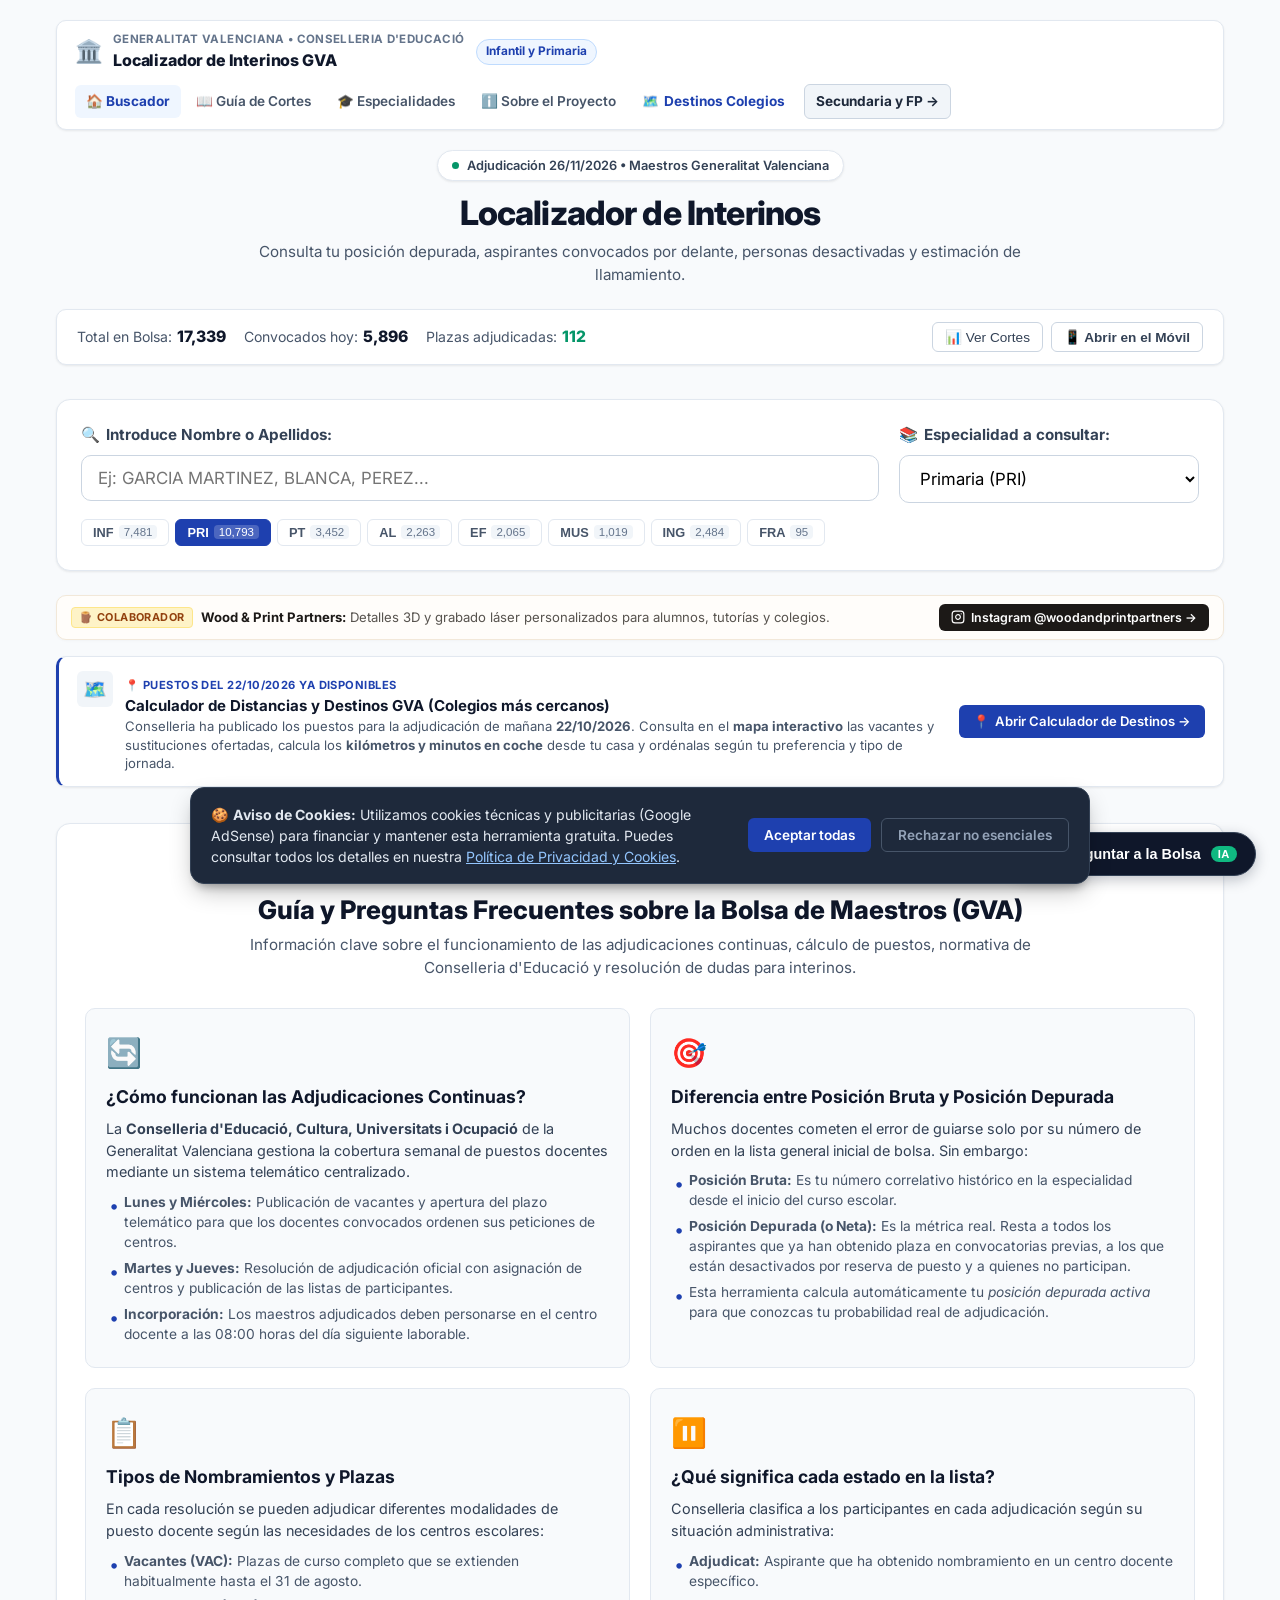
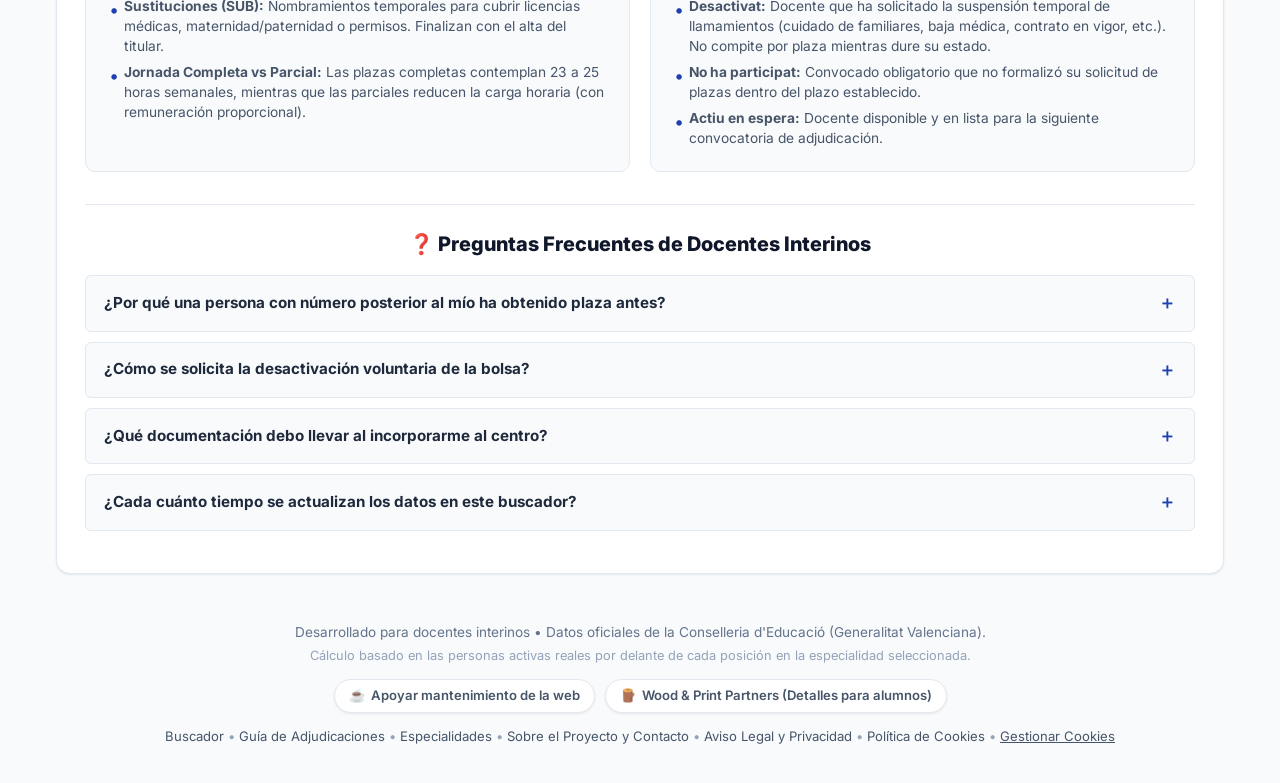
<file: index.html>
<!DOCTYPE html>
<html lang="es">
<head>
  <meta charset="UTF-8">
  <meta name="viewport" content="width=device-width, initial-scale=1.0">
  <title>Localizador de Interinos GVA 2026 - Cortes y Adjudicaciones de Maestros</title>

  <!-- SEO y Seguridad Jurídica (Herramienta comunitaria independiente sin indexar personas individuales) -->
  <meta name="description" content="Herramienta informativa comunitaria independiente para maestros interinos de la Comunitat Valenciana. Consulta de posición depurada, cortes semanales y adjudicaciones.">
  <meta name="keywords" content="bolsa maestros gva, interinos valencia, adjudicaciones continuas maestros, cortes bolsa maestros gva, posicion depurada interinos">
  <meta name="author" content="Comunidad de Docentes Interinos">
  <meta name="robots" content="index, follow, max-snippet:-1, max-image-preview:large">
  <link rel="canonical" href="https://bolsamaestrosinterinosgva.es/">

  <!-- Open Graph para compartir por WhatsApp, Telegram y Redes Sociales -->
  <meta property="og:locale" content="es_ES">
  <meta property="og:type" content="website">
  <meta property="og:title" content="Localizador de Interinos GVA - Cortes y Adjudicaciones de Maestros">
  <meta property="og:description" content="Herramienta independiente para docentes interinos de la Comunitat Valenciana. Consulta de posición depurada, cortes semanales y adjudicaciones.">
  <meta property="og:url" content="https://bolsamaestrosinterinosgva.es/">
  <meta property="og:site_name" content="Localizador de Interinos GVA">
  <meta property="og:image" content="https://bolsamaestrosinterinosgva.es/icons/icon-512.png">
  <meta property="og:image:width" content="512">
  <meta property="og:image:height" content="512">
  <meta property="og:image:alt" content="Localizador de Interinos GVA">

  <!-- Twitter Card -->
  <meta name="twitter:card" content="summary">
  <meta name="twitter:title" content="Localizador de Interinos GVA - Cortes y Adjudicaciones de Maestros">
  <meta name="twitter:description" content="Herramienta independiente para docentes interinos de la Comunitat Valenciana.">
  <meta name="twitter:image" content="https://bolsamaestrosinterinosgva.es/icons/icon-512.png">

  <!-- Estructura de Datos Schema.org (JSON-LD) para Google -->
  <script type="application/ld+json">
  {
    "@context": "https://schema.org",
    "@graph": [
      {
        "@type": "WebApplication",
        "@id": "https://bolsamaestrosinterinosgva.es/#webapp",
        "name": "Localizador de Interinos GVA",
        "url": "https://bolsamaestrosinterinosgva.es/",
        "description": "Herramienta informativa y comunitaria independiente para consultar la posición relativa, cortes y adjudicaciones de la bolsa de maestros interinos de la Comunitat Valenciana.",
        "applicationCategory": "EducationalApplication",
        "operatingSystem": "All",
        "browserRequirements": "Requires JavaScript. Requires HTML5.",
        "offers": {
          "@type": "Offer",
          "price": "0",
          "priceCurrency": "EUR"
        }
      },
      {
        "@type": "FAQPage",
        "@id": "https://bolsamaestrosinterinosgva.es/#faq",
        "mainEntity": [
          {
            "@type": "Question",
            "name": "¿Cómo funcionan las Adjudicaciones Continuas?",
            "acceptedAnswer": {
              "@type": "Answer",
              "text": "La Conselleria d'Educació de la Generalitat Valenciana gestiona la cobertura semanal de puestos docentes. Los lunes y miércoles se publican vacantes y se abre el plazo telemático de peticiones. Los martes y jueves se resuelve la adjudicación oficial con asignación de centros."
            }
          },
          {
            "@type": "Question",
            "name": "¿Cuál es la diferencia entre Posición Bruta y Posición Depurada?",
            "acceptedAnswer": {
              "@type": "Answer",
              "text": "La posición bruta es el número correlativo histórico en la bolsa. La posición depurada o neta resta a todos los aspirantes que ya han obtenido plaza, a los que están desactivados por reserva de puesto y a quienes no participan, reflejando tu probabilidad real de adjudicación."
            }
          },
          {
            "@type": "Question",
            "name": "¿Cómo se solicita la desactivación voluntaria de la bolsa?",
            "acceptedAnswer": {
              "@type": "Answer",
              "text": "La desactivación temporal puede solicitarse telemáticamente a través de la plataforma OVIDOC de la Generalitat Valenciana durante los periodos habilitados por Conselleria, o acreditando una causa justificada."
            }
          },
          {
            "@type": "Question",
            "name": "¿Cada cuánto tiempo se actualizan los datos en este buscador?",
            "acceptedAnswer": {
              "@type": "Answer",
              "text": "Esta plataforma actualiza automáticamente los datos los martes y jueves en cuanto la Conselleria d'Educació publica los listados oficiales en PDF. Todos los recálculos de posiciones, estadísticas y cortes se generan al instante."
            }
          }
        ]
      }
    ]
  }
  </script>

  <link rel="preconnect" href="https://fonts.googleapis.com">
  <link rel="preconnect" href="https://fonts.gstatic.com" crossorigin>
  <link href="https://fonts.googleapis.com/css2?family=Inter:wght@300;400;500;600;700;800&display=swap" rel="stylesheet">
  <link rel="stylesheet" href="css/style.css?v=20261004b">
  <link rel="manifest" href="manifest.json">
  <meta name="theme-color" content="#2563eb">
  <meta name="apple-mobile-web-app-capable" content="yes">
  <meta name="apple-mobile-web-app-status-bar-style" content="black-translucent">
  <meta name="apple-mobile-web-app-title" content="Interinos">
  <link rel="apple-touch-icon" href="icons/apple-touch-icon.png">
  <link rel="icon" type="image/png" sizes="192x192" href="icons/icon-192.png">
  
  <!-- Google tag (gtag.js) - Google Analytics 4 -->
  <script async src="https://www.googletagmanager.com/gtag/js?id=G-SM4D94ZE4M"></script>
  <script>
    window.dataLayer = window.dataLayer || [];
    function gtag(){dataLayer.push(arguments);}
    gtag('js', new Date());

    gtag('config', 'G-SM4D94ZE4M');

    // Medición instantánea de clics en enlaces de Wood & Print Partners
    document.addEventListener('click', function(e) {
      var link = e.target && e.target.closest ? e.target.closest('a[href*="woodandprintpartners"]') : null;
      if (!link) return;
      var loc = 'otra';
      if (link.closest('.main-header')) loc = 'cabecera';
      else if (link.closest('#woodAndPrintPromo')) loc = 'tarjeta_destacada';
      else if (link.closest('.main-footer')) loc = 'pie_pagina';
      else if (link.closest('#chatWidget') || link.closest('.chat-card-answer')) loc = 'chat_ia';
      gtag('event', 'click_woodandprint', {
        'event_category': 'promocion',
        'event_label': loc,
        'ubicacion_boton': loc,
        'destino': 'instagram'
      });
    });
  </script>

  <!-- Google AdSense Oficial -->
  <script async src="https://pagead2.googlesyndication.com/pagead/js/adsbygoogle.js?client=ca-pub-7842650272336816" crossorigin="anonymous"></script>
</head>
<body>
  <div class="app-container">
    <!-- Barra Superior Institucional Unificada -->
    <header class="portal-header-bar">
      <div class="portal-brand-block">
        <a href="index.html" class="portal-logo-link">
          <span class="portal-logo-icon">🏛️</span>
          <div class="portal-logo-texts">
            <span class="portal-org-name">Generalitat Valenciana &bull; Conselleria d'Educaci&oacute;</span>
            <span class="portal-app-title">Localizador de Interinos GVA</span>
          </div>
        </a>
        <span class="portal-stage-badge">Infantil y Primaria</span>
      </div>

      <button class="portal-nav-toggle" id="portalNavToggle" aria-label="Abrir menú de navegación" aria-expanded="false">
        <span class="nav-toggle-icon">☰</span>
        <span class="nav-toggle-text">Menú</span>
      </button>

      <nav class="portal-nav-links" id="portalNavLinks" aria-label="Navegaci&oacute;n principal">
        <a href="index.html" class="nav-link active">🏠 Buscador</a>
        <a href="guia-adjudicaciones.html" class="nav-link">📖 Gu&iacute;a de Cortes</a>
        <a href="especialidades.html" class="nav-link">🎓 Especialidades</a>
        <a href="sobre-el-proyecto.html" class="nav-link">ℹ️ Sobre el Proyecto</a>
        <a id="btnCalculadorDestinos" href="https://destinos.bolsamaestrosinterinosgva.es/" target="_blank" rel="noopener" class="nav-link nav-link-external" title="Calculador de distancias en coche y centros de adjudicaci&oacute;n">
          <span>🗺️</span> Destinos Colegios
        </a>
        <a href="secundaria/index.html" class="nav-link nav-link-switch" title="Cambiar al portal de Secundaria y FP">
          Secundaria y FP &rarr;
        </a>
      </nav>
    </header>

    <!-- Cabecera Principal Formal -->
    <div class="main-header">
      <div class="header-content">
        <div class="header-badge">
          <span class="pulse-dot"></span>
          <span id="headerAdjDate">Adjudicaci&oacute;n 26/11/2026 &bull; Maestros Generalitat Valenciana</span>
        </div>
        <h1>Localizador de Interinos</h1>
        <p class="subtitle">Consulta tu posici&oacute;n depurada, aspirantes convocados por delante, personas desactivadas y estimaci&oacute;n de llamamiento.</p>
      </div>
    </div>

    <!-- Barra de Estadísticas Globales Oficiales -->
    <section class="global-stats-bar" id="globalStatsBar">
      <div class="stats-pills-group">
        <div class="stat-pill">
          <span class="pill-label">Total en Bolsa:</span>
          <span class="pill-val" id="globTotalBolsa">17.339</span>
        </div>
        <div class="stat-pill">
          <span class="pill-label">Convocados hoy:</span>
          <span class="pill-val" id="globTotalAdj">5.896</span>
        </div>
        <div class="stat-pill">
          <span class="pill-label">Plazas adjudicadas:</span>
          <span class="pill-val highlight-green" id="globTotalPlazas">112</span>
        </div>
      </div>
      <div class="stats-actions-group">
        <button class="btn-sm btn-outline" id="btnVerResumenSpecs">📊 Ver Cortes</button>
        <button class="btn-sm btn-device" id="btnDeviceConnect">📱 Abrir en el Móvil</button>
      </div>
    </section>

    <!-- Espacio Publicitario Superior (Google AdSense Slot 1) -->
    <div class="ad-banner-container" id="adTopBanner">
      <div class="ad-label">PUBLICIDAD</div>
      <div class="ad-slot-box">
        <ins class="adsbygoogle"
             style="display:block"
             data-ad-client="ca-pub-7842650272336816"
             data-ad-slot="1234567890"
             data-ad-format="auto"
             data-full-width-responsive="true"></ins>
        <div class="ad-placeholder-text">Espacio Publicitario Google AdSense</div>
      </div>
    </div>

    <!-- Search Section -->
    <section class="search-section card">
      <div class="search-grid">
        <div class="search-input-group">
          <label for="searchInput">
            <span class="label-icon">🔍</span>
            <strong>Introduce Nombre o Apellidos:</strong>
          </label>
          <div class="input-wrapper">
            <input type="text" id="searchInput" placeholder="Ej: GARCIA MARTINEZ, BLANCA, PEREZ..." autocomplete="off">
            <button id="btnClearSearch" class="btn-clear" title="Limpiar">&times;</button>
          </div>
          <div id="autocompleteList" class="autocomplete-dropdown hidden"></div>
        </div>

        <div class="specialty-selector-group">
          <label for="specialtySelect">
            <span class="label-icon">📚</span>
            <strong>Especialidad a consultar:</strong>
          </label>
          <div class="select-wrapper">
            <select id="specialtySelect">
              <option value="INF">Infantil (INF)</option>
              <option value="PRI" selected>Primaria (PRI)</option>
              <option value="PT">Pedagogía Terapéutica (PT)</option>
              <option value="AL">Audición y Lenguaje (AL)</option>
              <option value="EF">Educación Física (EF)</option>
              <option value="MUS">Música (MUS)</option>
              <option value="ING">Inglés (ING)</option>
              <option value="FRA">Francés (FRA)</option>
            </select>
          </div>
        </div>
      </div>

      <!-- Quick specialty badges -->
      <div class="specialty-pills" id="specialtyPills">
        <button class="spec-btn" data-spec="INF">INF <span class="spec-count">7.481</span></button>
        <button class="spec-btn active" data-spec="PRI">PRI <span class="spec-count">10.793</span></button>
        <button class="spec-btn" data-spec="PT">PT <span class="spec-count">3.452</span></button>
        <button class="spec-btn" data-spec="AL">AL <span class="spec-count">2.263</span></button>
        <button class="spec-btn" data-spec="EF">EF <span class="spec-count">2.065</span></button>
        <button class="spec-btn" data-spec="MUS">MUS <span class="spec-count">1.019</span></button>
        <button class="spec-btn" data-spec="ING">ING <span class="spec-count">2.484</span></button>
        <button class="spec-btn" data-spec="FRA">FRA <span class="spec-count">95</span></button>
      </div>
    </section>

    <!-- Banner Mini Colaborador: Wood & Print Partners -->
    <aside class="wood-promo-mini" id="woodAndPrintPromo">
      <div class="wood-mini-content">
        <span class="wood-mini-badge">🪵 Colaborador</span>
        <span class="wood-mini-text">
          <strong>Wood & Print Partners:</strong> Detalles 3D y grabado láser personalizados para alumnos, tutorías y colegios.
        </span>
      </div>
      <a href="https://www.instagram.com/woodandprintpartners/" target="_blank" rel="noopener noreferrer" class="wood-mini-btn" title="Ver catálogo en Instagram (@woodandprintpartners)">
        <svg width="14" height="14" viewBox="0 0 24 24" fill="none" stroke="currentColor" stroke-width="2" stroke-linecap="round" stroke-linejoin="round"><rect width="20" height="20" x="2" y="2" rx="5" ry="5"/><path d="M16 11.37A4 4 0 1 1 12.63 8 4 4 0 0 1 16 11.37z"/><line x1="17.5" x2="17.51" y1="6.5" y2="6.5"/></svg>
        <span>Instagram @woodandprintpartners &rarr;</span>
      </a>
    </aside>

    <!-- Tarjeta Informativa: Calculador de Destinos GVA (Bajo el buscador) -->
    <aside class="destinos-callout-card" id="emptyState">
      <div class="destinos-callout-main">
        <div class="destinos-callout-icon">🗺️</div>
        <div class="destinos-callout-info">
          <div class="destinos-callout-badge">📍 PUESTOS DEL 22/10/2026 YA DISPONIBLES</div>
          <h2 class="destinos-callout-title">Calculador de Distancias y Destinos GVA (Colegios más cercanos)</h2>
          <p class="destinos-callout-desc">
            Conselleria ha publicado los puestos para la adjudicación de mañana <strong>22/10/2026</strong>. Consulta en el <strong>mapa interactivo</strong> las vacantes y sustituciones ofertadas, calcula los <strong>kilómetros y minutos en coche</strong> desde tu casa y ordénalas según tu preferencia y tipo de jornada.
          </p>
        </div>
      </div>
      <a href="https://destinos.bolsamaestrosinterinosgva.es/" target="_blank" rel="noopener" class="btn-destinos-action">
        <span>📍</span> Abrir Calculador de Destinos &rarr;
      </a>
    </aside>

    <!-- Results Section -->
    <main id="resultsSection" class="results-section hidden">
      <!-- User Profile Header Card -->
      <div class="user-card card">
        <div class="user-card-main">
          <div class="user-info">
            <div class="user-meta-tags">
              <span class="tag tag-bolsa">Nº Adjudicación: <strong id="userAdjOrder">-</strong></span>
              <span class="tag tag-services" id="userBolsaTag">Bolsa Inicial: <strong id="userBolsaNum">-</strong></span>
              <span class="tag tag-services" id="userServices">-</span>
              <span class="tag tag-status" id="userStatusBadge">-</span>
            </div>
            <h2 id="userName" class="user-title">-</h2>
            <div class="user-specs-list" id="userSpecsList">
              <!-- Specialties badges -->
            </div>
            <div class="user-languages-row" id="userLanguagesRow" style="display:none; margin-top:8px; align-items:center; gap:6px; flex-wrap:wrap;">
              <small style="font-weight:600; color:var(--slate-600);"><i class="fa-solid fa-language"></i> Acreditación oficial:</small>
              <div id="userLanguagesBadges" style="display:inline-flex; gap:6px; flex-wrap:wrap;"></div>
            </div>
          </div>
          <div class="user-pos-badge">
            <div class="pos-badge-label">Posición en <span id="posSpecLabel">Primaria</span></div>
            <div class="pos-badge-number" id="userSpecPos">-</div>
            <div class="pos-badge-total">de <span id="userSpecTotal">-</span> en bolsa</div>
          </div>
        </div>

        <!-- Adjudication Notice if Adjudicated -->
        <div id="adjudicadoBox" class="adjudicado-banner hidden">
          <div class="adj-icon">🎉</div>
          <div class="adj-details">
            <div class="adj-title">¡Plaza Adjudicada en esta convocatoria!</div>
            <div class="adj-grid">
              <div><strong>Centro:</strong> <span id="adjCentro">-</span></div>
              <div><strong>Especialidad de la plaza:</strong> <span id="adjEspecialidad">-</span></div>
              <div><strong>Tipo:</strong> <span id="adjTipoVacante">-</span></div>
              <div><strong>Jornada:</strong> <span id="adjJornada">-</span></div>
              <div><strong>Código Plaza:</strong> <span id="adjCodigoPlaza">-</span></div>
            </div>
          </div>
        </div>
      </div>

      <!-- Espacio Publicitario Central (Google AdSense Slot 2) -->
      <div class="ad-banner-container" id="adMiddleBanner">
        <div class="ad-label">PUBLICIDAD</div>
        <div class="ad-slot-box">
          <ins class="adsbygoogle"
               style="display:block"
               data-ad-client="ca-pub-7842650272336816"
               data-ad-slot="2345678901"
               data-ad-format="auto"
               data-full-width-responsive="true"></ins>
          <div class="ad-placeholder-text">Espacio Publicitario Google AdSense</div>
        </div>
      </div>

      <!-- Panel de los 5 Datos Clave de Adjudicación -->
      <section class="card panel-5-datos">
        <div class="panel-5-header">
          <div class="panel-5-badge">📌 DATOS CLAVE DE ADJUDICACIÓN</div>
          <h2 class="panel-5-title">Informe Oficial para <span id="summary5UserName">-</span> en <span id="summary5SpecName">Primaria</span></h2>
        </div>

        <div class="grid-5-datos">
          <!-- Dato 1 -->
          <div class="dato-card">
            <div class="dato-header">
              <span class="badge-num">1</span>
              <span class="dato-title">POSICIÓN EN LA ESPECIALIDAD SELECCIONADA</span>
            </div>
            <div class="dato-num" id="valPosicionActual">-</div>
            <div class="dato-sub" id="subPosicionActual">Puesto según especialidad consultada</div>
          </div>

          <!-- Dato 2 -->
          <div class="dato-card">
            <div class="dato-header">
              <span class="badge-num">2</span>
              <span class="dato-title">TOTAL INTERINOS POR DELANTE EN LA ESPECIALIDAD</span>
            </div>
            <div class="dato-num" id="valTotalPorDelante">-</div>
            <div class="dato-sub" id="subTotalPorDelante">Aspirantes que van antes que tú en esta área</div>
          </div>

          <!-- Dato 3 -->
          <div class="dato-card highlight-depurada">
            <div class="dato-header">
              <span class="badge-num">3</span>
              <span class="dato-title">POSICIÓN SEGÚN ESPECIALIDAD (QUITANDO ADJUDICADOS Y DESACTIVADOS)</span>
            </div>
            <div class="dato-num highlight-blue-num" id="valPosicionDepurada">-</div>
            <div class="dato-sub" id="subPosicionDepurada">Puesto neto depurado en bolsa activa</div>
          </div>

          <!-- Dato 3B: Con Requisito de Inglés -->
          <div class="dato-card highlight-ingles">
            <div class="dato-header">
              <span class="badge-num" style="background:#0f766e;">🇬🇧</span>
              <span class="dato-title">POSICIÓN CON REQUISITO DE INGLÉS (QUITANDO ADJUDICADOS, DESACTIVADOS Y SIN INGLÉS)</span>
            </div>
            <div class="dato-num highlight-blue-num" id="valPosicionIngles">-</div>
            <div class="dato-sub" id="subPosicionIngles">Puesto neto depurado entre aspirantes con requisito de inglés</div>
          </div>

          <!-- Dato 4 -->
          <div class="dato-card">
            <div class="dato-header">
              <span class="badge-num">4</span>
              <span class="dato-title">ÚLTIMO ADJUDICADO DE LA BOLSA EN ESTA ESPECIALIDAD</span>
            </div>
            <div class="dato-num-medium" id="valUltimoAdjudicado">-</div>
            <div class="dato-sub" id="subUltimoAdjudicado">Corte de la convocatoria de hoy</div>
          </div>

          <!-- Dato 5 -->
          <div class="dato-card highlight-diff">
            <div class="dato-header">
              <span class="badge-num">5</span>
              <span class="dato-title">PUESTOS DE DIFERENCIA CON EL ÚLTIMO ADJUDICADO</span>
            </div>
            <div class="dato-num" id="valDiferenciaCorte">-</div>
            <div class="dato-sub" id="subDiferenciaCorte">Bien sea por delante o por detrás</div>
          </div>
        </div>
      </section>

      <!-- KPI Metrics Row -->
      <div class="kpi-grid">
        <!-- KPI 1: Puestos que faltan -->
        <div class="kpi-card highlight-kpi">
          <div class="kpi-icon">🎯</div>
          <div class="kpi-content">
            <div class="kpi-title">Puestos que te faltan</div>
            <div class="kpi-value" id="kpiPuestosFaltan">-</div>
            <div class="kpi-desc" id="kpiPuestosFaltanDesc">Personas activas compitiendo por delante</div>
          </div>
        </div>

        <!-- KPI 2: Desactivadas por delante -->
        <div class="kpi-card">
          <div class="kpi-icon icon-amber">⏸️</div>
          <div class="kpi-content">
            <div class="kpi-title">Desactivadas por delante</div>
            <div class="kpi-value" id="kpiDesactivadas">-</div>
            <div class="kpi-desc" id="kpiDesactivadasPct">No compiten por plaza actualmente</div>
          </div>
        </div>

        <!-- KPI 3: No han participado -->
        <div class="kpi-card">
          <div class="kpi-icon icon-rose">🚫</div>
          <div class="kpi-content">
            <div class="kpi-title">No han participado</div>
            <div class="kpi-value" id="kpiNoParticipat">-</div>
            <div class="kpi-desc">Convocados que no pidieron plaza</div>
          </div>
        </div>

        <!-- KPI 4: Adjudicadas hoy por delante -->
        <div class="kpi-card">
          <div class="kpi-icon icon-emerald">✅</div>
          <div class="kpi-content">
            <div class="kpi-title">Adjudicadas por delante</div>
            <div class="kpi-value" id="kpiAdjudicadas">-</div>
            <div class="kpi-desc" id="kpiAdjudicadasDesc">Ya han obtenido nombramiento</div>
          </div>
        </div>

        <!-- KPI 5: Adjudicados por detrás -->
        <div class="kpi-card highlight-behind" id="cardKpiBehind" style="cursor: pointer;" title="Haz clic para ver la lista de adjudicados por detrás">
          <div class="kpi-icon icon-purple">📌</div>
          <div class="kpi-content">
            <div class="kpi-title">Adjudicados por detrás</div>
            <div class="kpi-value" id="kpiAdjudicadasBehind">-</div>
            <div class="kpi-desc" id="kpiAdjudicadasBehindDesc">Con número posterior al tuyo</div>
          </div>
        </div>
      </div>

      <!-- Specialty Cutoff Box -->
      <div class="cutoff-card card">
        <div class="cutoff-header">
          <div class="cutoff-title">
            <span class="icon">📍</span>
            <strong>Corte del Último Adjudicado en <span id="cutoffSpecName">-</span> hoy:</strong>
          </div>
          <div class="cutoff-badge" id="cutoffDistanceBadge">-</div>
        </div>
        <div class="cutoff-body">
          <div class="cutoff-detail"><strong>Docente:</strong> <span id="cutoffName">-</span></div>
          <div class="cutoff-detail"><strong>Nº Bolsa:</strong> <span id="cutoffBolsa">-</span></div>
          <div class="cutoff-detail"><strong>Nº Convocatoria:</strong> <span id="cutoffOrdenAdj">-</span></div>
          <div class="cutoff-detail"><strong>Destino:</strong> <span id="cutoffCentro">-</span></div>
        </div>
      </div>

      <!-- User Evolution & Historical Cuts Card -->
      <div class="evolution-card card" id="evolutionCard">
        <div class="evolution-header">
          <div class="evolution-title-wrap">
            <div class="evolution-title">
              <span class="icon">📈</span>
              <h3>Evolución de Cortes y tu Posición en <span id="evoSpecName">-</span></h3>
            </div>
            <p class="evolution-subtitle">Progresión temporal de adjudicaciones y distancia histórica a tu número de bolsa a lo largo del curso</p>
            <div class="evo-user-badges" id="evoUserBadges">
              <span class="evo-user-badge evo-user-badge-adj" id="evoBadgeAdjWrap">Nº Adjudicación: <strong id="evoValAdj">-</strong></span>
              <span class="evo-user-badge evo-user-badge-pos" id="evoBadgePosWrap">Puesto en <span id="evoValSpecShort">-</span>: <strong id="evoValPos">-</strong></span>
              <span class="evo-user-badge evo-user-badge-bolsa" id="evoBadgeBolsaWrap">Bolsa Inicial: <strong id="evoValBolsa">-</strong></span>
            </div>
          </div>
          <div class="evolution-controls">
            <div class="evolution-view-switcher">
              <button type="button" class="evo-btn active" id="btnEvoCombined" onclick="switchEvoView('combined')">📊 Vista Combinada</button>
              <button type="button" class="evo-btn" id="btnEvoChart" onclick="switchEvoView('chart')">🎯 Corte de Bolsa (Línea Azul)</button>
              <button type="button" class="evo-btn" id="btnEvoSpec" onclick="switchEvoView('spec')">👤 Mi Puesto (Línea Verde)</button>
              <button type="button" class="evo-btn" id="btnEvoTable" onclick="switchEvoView('table')">📋 Histórico en Tabla</button>
            </div>
          </div>
        </div>

        <!-- KPI Mini-Cards -->
        <div class="evo-kpi-grid">
          <div class="evo-kpi">
            <span class="evo-kpi-label">Distancia al corte actual</span>
            <span class="evo-kpi-val" id="evoKpiDistance">-</span>
            <span class="evo-kpi-desc" id="evoKpiDistanceDesc">Respecto a la última adjudicación</span>
          </div>
          <div class="evo-kpi">
            <span class="evo-kpi-label">Avance medio por adjudicación</span>
            <span class="evo-kpi-val" id="evoKpiSpeed">-</span>
            <span class="evo-kpi-desc" id="evoKpiSpeedDesc">Ritmo en esta especialidad</span>
          </div>
          <div class="evo-kpi">
            <span class="evo-kpi-label">Corte máximo del curso</span>
            <span class="evo-kpi-val" id="evoKpiMax">-</span>
            <span class="evo-kpi-desc" id="evoKpiMaxDate">En lo que va de curso</span>
          </div>
          <div class="evo-kpi">
            <span class="evo-kpi-label">Estimación orientativa</span>
            <span class="evo-kpi-val" id="evoKpiEstimate">-</span>
            <span class="evo-kpi-desc" id="evoKpiEstimateDesc">Proyección aproximada</span>
          </div>
        </div>

        <!-- Chart Container -->
        <div class="evo-chart-container" id="evoChartContainer">
          <div id="evoTooltip" class="evo-tooltip hidden"></div>
          <div class="evo-svg-wrap" id="evoSvgWrap">
            <!-- Dynamic responsive SVG Chart injected here -->
          </div>

        </div>

        <!-- Table Container (hidden by default) -->
        <div class="evo-table-container hidden" id="evoTableContainer">
          <div class="table-responsive">
            <table class="data-table evo-data-table">
              <thead>
                <tr>
                  <th>Fecha</th>
                  <th>Tu Puesto en Especialidad</th>
                  <th>Tu Nº Adjudicación</th>
                  <th>Avance</th>
                  <th>Corte (Nº Bolsa)</th>
                  <th>Plazas</th>
                  <th>Estado</th>
                </tr>
              </thead>
              <tbody id="evoTableBody">
                <!-- Dynamic rows -->
              </tbody>
            </table>
          </div>
        </div>
      </div>

      <!-- Distribution Visual Bar -->
      <div class="distribution-card card">
        <div class="dist-header">
          <h3>Composición de las personas por delante de ti (<span id="distTotalAhead">-</span> personas)</h3>
        </div>
        <div class="progress-bar-container">
          <div class="progress-segment seg-adjudicados" id="barAdjudicados" title="Adjudicados hoy"></div>
          <div class="progress-segment seg-activos" id="barActivos" title="Activos en espera"></div>
          <div class="progress-segment seg-desactivados" id="barDesactivados" title="Desactivados"></div>
          <div class="progress-segment seg-no-participat" id="barNoParticipat" title="No han participado"></div>
          <div class="progress-segment seg-no-convocats" id="barNoConvocats" title="Otros / No convocados"></div>
        </div>
        <div class="dist-legend">
          <span class="legend-item"><span class="dot dot-adjudicados"></span> Adjudicados: <strong id="legendAdjVal">0</strong></span>
          <span class="legend-item"><span class="dot dot-activos"></span> Activos en espera: <strong id="legendActVal">0</strong></span>
          <span class="legend-item"><span class="dot dot-desactivados"></span> Desactivados: <strong id="legendDesVal">0</strong></span>
          <span class="legend-item"><span class="dot dot-no-participat"></span> No participaron: <strong id="legendNoPartVal">0</strong></span>
          <span class="legend-item"><span class="dot dot-no-convocats"></span> Otros en bolsa: <strong id="legendOtrosVal">0</strong></span>
        </div>
      </div>

      <!-- Table of People (Ahead or Behind) -->
      <div class="table-card card">
        <!-- Main Table View Switcher -->
        <div class="table-view-switcher">
          <button class="view-switch-btn active" id="btnViewAhead">
            ⬅️ Aspirantes por Delante (<span id="countViewAhead">-</span>)
          </button>
          <button class="view-switch-btn" id="btnViewBehind">
            ➡️ Adjudicados por Detrás (<span id="countViewBehind">-</span>)
          </button>
        </div>

        <div class="table-header">
          <div class="table-title-wrap">
            <h3 id="tableMainTitle">Listado de aspirantes por delante en <span id="tableSpecName">Primaria</span></h3>
            <span class="table-subtitle" id="tableSubtitle">Mostrando aspirantes antes de tu posición</span>
          </div>
          <div class="table-actions">
            <!-- Filtros para Vista Por Delante -->
            <div class="table-filter-tabs" id="tableFiltersAhead">
              <button class="btn-tab active" data-filter="all">Todos (<span id="countAll">-</span>)</button>
              <button class="btn-tab" data-filter="activos">Activos (<span id="countActivos">-</span>)</button>
              <button class="btn-tab" data-filter="ingles">🇬🇧 Con Inglés (<span id="countIngles">-</span>)</button>
              <button class="btn-tab" data-filter="desactivados">Desactivados (<span id="countDesactivados">-</span>)</button>
              <button class="btn-tab" data-filter="no_participat">No participaron (<span id="countNoPart">-</span>)</button>
              <button class="btn-tab" data-filter="adjudicados">Adjudicados (<span id="countAdjudicados">-</span>)</button>
            </div>
            <!-- Filtros para Vista Por Detrás -->
            <div class="table-filter-tabs hidden" id="tableFiltersBehind">
              <button class="btn-tab active" data-behind-filter="spec">En esta especialidad (<span id="countBehindSpec">-</span>)</button>
              <button class="btn-tab" data-behind-filter="all_specs">En cualquier especialidad (<span id="countBehindAll">-</span>)</button>
            </div>
            <div class="table-search-box">
              <input type="text" id="tableSearch" class="input-table-search" placeholder="🔍 Buscar persona, centro, localidad o puesto...">
              <button id="btnClearTableSearch" class="btn-clear-table-search hidden" title="Limpiar filtro">&times;</button>
            </div>
          </div>
        </div>

        <div class="table-responsive">
          <table class="interinos-table" id="aheadTable">
            <thead id="tableHead">
              <tr>
                <th>Puesto Esp.</th>
                <th>Nº Bolsa</th>
                <th>Nombre y Apellidos</th>
                <th>Servicios</th>
                <th>Estado Adjudicación</th>
                <th>Destino y Jornada</th>
              </tr>
            </thead>
            <tbody id="aheadTableBody">
              <!-- Rows inserted dynamically -->
            </tbody>
          </table>
        </div>

        <div class="table-pagination">
          <button id="btnPrevPage" class="btn-sm btn-outline" disabled>&laquo; Anterior</button>
          <span id="pageInfo">Página 1 de 1</span>
          <button id="btnNextPage" class="btn-sm btn-outline">Siguiente &raquo;</button>
        </div>
      </div>

      <!-- Espacio Publicitario Inferior (Google AdSense Slot 3) -->
      <div class="ad-banner-container" id="adBottomBanner">
        <div class="ad-label">PUBLICIDAD</div>
        <div class="ad-slot-box">
          <ins class="adsbygoogle"
               style="display:block"
               data-ad-client="ca-pub-7842650272336816"
               data-ad-slot="3456789012"
               data-ad-format="auto"
               data-full-width-responsive="true"></ins>
          <div class="ad-placeholder-text">Espacio Publicitario Google AdSense</div>
        </div>
      </div>
    </main>

    <!-- Modal: Cortes por Especialidad -->
    <div id="modalSummary" class="modal-overlay hidden">
      <div class="modal-card card">
        <div class="modal-header">
          <h2>📊 Resumen de Adjudicación del 26/11/2026</h2>
          <button id="btnCloseModal" class="btn-close">&times;</button>
        </div>
        <div class="modal-body">
          <table class="summary-table">
            <thead>
              <tr>
                <th>Especialidad</th>
                <th>Total Bolsa</th>
                <th>Plazas Hoy</th>
                <th>Último Adjudicado</th>
                <th>Nº Bolsa Corte</th>
                <th>Desactivados</th>
              </tr>
            </thead>
            <tbody id="modalSummaryBody">
              <!-- Summary rows inserted dynamically -->
            </tbody>
          </table>
        </div>
      </div>
    </div>

    <!-- Modal para Conectar desde Cualquier Dispositivo / Móvil -->
    <div id="modalDeviceConnect" class="modal-overlay hidden">
      <div class="modal-card">
        <div class="modal-header">
          <h2>📱 Abrir en cualquier Móvil o Tablet</h2>
          <button id="btnCloseDeviceModal" class="btn-close">&times;</button>
        </div>
        <div class="modal-body device-modal-body">
          <div class="device-step">
            <div class="step-num">1</div>
            <div class="step-content">
              <strong>Conéctate a la misma red Wi-Fi</strong>
              <p>Asegúrate de que tu móvil o tablet esté conectado a la misma red Wi-Fi que este ordenador.</p>
            </div>
          </div>

          <div class="device-step">
            <div class="step-num">2</div>
            <div class="step-content">
              <strong>Entra desde tu navegador (Safari o Chrome) a este enlace:</strong>
              <div class="wifi-url-box">
                <code id="deviceWifiUrl">http://192.168.18.231:8000</code>
                <button class="btn-copy" id="btnCopyWifiUrl" title="Copiar enlace">📋 Copiar</button>
              </div>
            </div>
          </div>

          <div class="device-step">
            <div class="step-num">3</div>
            <div class="step-content">
              <strong>Instálala como App en tu teléfono (1 segundo):</strong>
              <p>• <strong>En iPhone / iPad (Safari):</strong> Pulsa el botón Compartir y elige <strong>"Añadir a pantalla de inicio"</strong>.</p>
              <p>• <strong>En Android (Chrome):</strong> Pulsa el menú (⋮) y elige <strong>"Instalar aplicación"</strong> o <strong>"Añadir a pantalla principal"</strong>.</p>
            </div>
          </div>

          <div class="cloud-info-box">
            <h4>🌐 ¿Quieres usarlo fuera de casa en cualquier lugar (4G/5G)?</h4>
            <p>La aplicación está lista para publicarse gratis en <strong>GitHub Pages</strong> o <strong>Vercel</strong> para tener una dirección web pública permanente accesible desde cualquier dispositivo.</p>
          </div>
        </div>
      </div>
    </div>

    <!-- Sección Informativa y Guía Completa de la Bolsa (AdSense & Calidad Editorial) -->
    <section class="card guide-section" id="guiaInterinos">
      <div class="guide-header">
        <span class="guide-badge">📚 GUÍA DOCENTE OFICIAL</span>
        <h2>Guía y Preguntas Frecuentes sobre la Bolsa de Maestros (GVA)</h2>
        <p class="guide-subtitle">Información clave sobre el funcionamiento de las adjudicaciones continuas, cálculo de puestos, normativa de Conselleria d'Educació y resolución de dudas para interinos.</p>
      </div>

      <div class="guide-grid">
        <!-- Bloque 1: Funcionamiento -->
        <article class="guide-card">
          <div class="guide-card-icon">🔄</div>
          <h3>¿Cómo funcionan las Adjudicaciones Continuas?</h3>
          <p>
            La <strong>Conselleria d'Educació, Cultura, Universitats i Ocupació</strong> de la Generalitat Valenciana gestiona la cobertura semanal de puestos docentes mediante un sistema telemático centralizado.
          </p>
          <ul>
            <li><strong>Lunes y Miércoles:</strong> Publicación de vacantes y apertura del plazo telemático para que los docentes convocados ordenen sus peticiones de centros.</li>
            <li><strong>Martes y Jueves:</strong> Resolución de adjudicación oficial con asignación de centros y publicación de las listas de participantes.</li>
            <li><strong>Incorporación:</strong> Los maestros adjudicados deben personarse en el centro docente a las 08:00 horas del día siguiente laborable.</li>
          </ul>
        </article>

        <!-- Bloque 2: Posición Depurada -->
        <article class="guide-card">
          <div class="guide-card-icon">🎯</div>
          <h3>Diferencia entre Posición Bruta y Posición Depurada</h3>
          <p>
            Muchos docentes cometen el error de guiarse solo por su número de orden en la lista general inicial de bolsa. Sin embargo:
          </p>
          <ul>
            <li><strong>Posición Bruta:</strong> Es tu número correlativo histórico en la especialidad desde el inicio del curso escolar.</li>
            <li><strong>Posición Depurada (o Neta):</strong> Es la métrica real. Resta a todos los aspirantes que ya han obtenido plaza en convocatorias previas, a los que están desactivados por reserva de puesto y a quienes no participan.</li>
            <li>Esta herramienta calcula automáticamente tu <em>posición depurada activa</em> para que conozcas tu probabilidad real de adjudicación.</li>
          </ul>
        </article>

        <!-- Bloque 3: Tipos de Plazas -->
        <article class="guide-card">
          <div class="guide-card-icon">📋</div>
          <h3>Tipos de Nombramientos y Plazas</h3>
          <p>
            En cada resolución se pueden adjudicar diferentes modalidades de puesto docente según las necesidades de los centros escolares:
          </p>
          <ul>
            <li><strong>Vacantes (VAC):</strong> Plazas de curso completo que se extienden habitualmente hasta el 31 de agosto.</li>
            <li><strong>Sustituciones (SUB):</strong> Nombramientos temporales para cubrir licencias médicas, maternidad/paternidad o permisos. Finalizan con el alta del titular.</li>
            <li><strong>Jornada Completa vs Parcial:</strong> Las plazas completas contemplan 23 a 25 horas semanales, mientras que las parciales reducen la carga horaria (con remuneración proporcional).</li>
          </ul>
        </article>

        <!-- Bloque 4: Estados de Bolsa -->
        <article class="guide-card">
          <div class="guide-card-icon">⏸️</div>
          <h3>¿Qué significa cada estado en la lista?</h3>
          <p>
            Conselleria clasifica a los participantes en cada adjudicación según su situación administrativa:
          </p>
          <ul>
            <li><strong>Adjudicat:</strong> Aspirante que ha obtenido nombramiento en un centro docente específico.</li>
            <li><strong>Desactivat:</strong> Docente que ha solicitado la suspensión temporal de llamamientos (cuidado de familiares, baja médica, contrato en vigor, etc.). No compite por plaza mientras dure su estado.</li>
            <li><strong>No ha participat:</strong> Convocado obligatorio que no formalizó su solicitud de plazas dentro del plazo establecido.</li>
            <li><strong>Actiu en espera:</strong> Docente disponible y en lista para la siguiente convocatoria de adjudicación.</li>
          </ul>
        </article>
      </div>

      <!-- Preguntas Frecuentes Acordeón -->
      <div class="faq-container">
        <h3 class="faq-title">❓ Preguntas Frecuentes de Docentes Interinos</h3>
        
        <details class="faq-item">
          <summary>¿Por qué una persona con número posterior al mío ha obtenido plaza antes?</summary>
          <div class="faq-content">
            <p>
              Existen tres motivos habituales por los que un aspirante con peor número puede adjudicar antes:
            </p>
            <ol>
              <li><strong>Requisitos de perfil o acreditación lingüística:</strong> Puestos que exigen perfiles específicos (C1 de Inglés, puestos bilingües, etc.) que solo cumplen ciertos docentes.</li>
              <li><strong>Peticiones provinciales / voluntarias:</strong> Si la persona por detrás solicitó centros en una provincia o comarca que tú no seleccionaste en tus peticiones telemáticas.</li>
              <li><strong>Especialidades diferentes:</strong> Cada especialidad (Infantil, Primaria, PT, etc.) corre a un ritmo distinto según la demanda de plazas.</li>
            </ol>
          </div>
        </details>

        <details class="faq-item">
          <summary>¿Cómo se solicita la desactivación voluntaria de la bolsa?</summary>
          <div class="faq-content">
            <p>
              La desactivación temporal puede solicitarse telemáticamente a través de la plataforma OVIDOC de la Generalitat Valenciana durante los periodos habilitados por Conselleria, o acreditando una causa justificada (cuidado de hijos menores de 3 años, familiares de primer grado, incapacidad temporal o nombramiento en otra administración).
            </p>
          </div>
        </details>

        <details class="faq-item">
          <summary>¿Qué documentación debo llevar al incorporarme al centro?</summary>
          <div class="faq-content">
            <p>
              Al incorporarte al colegio debes presentar tu DNI/NIE original, la credencial de adjudicación telemática descargada de OVIDOC, el certificado negativo de delitos de naturaleza sexual y el impreso de datos bancarios para la nómina (modelo de domiciliación de haberes).
            </p>
          </div>
        </details>

        <details class="faq-item">
          <summary>¿Cada cuánto tiempo se actualizan los datos en este buscador?</summary>
          <div class="faq-content">
            <p>
              Esta plataforma actualiza automáticamente los datos los martes y jueves en cuanto la Conselleria d'Educació publica los listados oficiales en PDF. Todos los recálculos de posiciones, estadísticas y cortes se generan al instante.
            </p>
          </div>
        </details>
      </div>
    </section>

    <!-- Footer -->
    <footer class="main-footer">
      <p>Desarrollado para docentes interinos &bull; Datos oficiales de la Conselleria d'Educació (Generalitat Valenciana).</p>
      <p class="footer-note">Cálculo basado en las personas activas reales por delante de cada posición en la especialidad seleccionada.</p>
      <div class="footer-support-links">
        <a href="https://ko-fi.com/buscadorinterinos" target="_blank" rel="noopener" class="footer-pill-link" title="Colabora con el mantenimiento de la web">
          <span>☕</span> Apoyar mantenimiento de la web
        </a>
        <a href="https://www.instagram.com/woodandprintpartners/" target="_blank" rel="noopener noreferrer" class="footer-pill-link" title="Regalos 3D y grabados personalizados para alumnos">
          <span>🪵</span> Wood & Print Partners (Detalles para alumnos)
        </a>
      </div>
      <div class="footer-legal-links">
        <a href="index.html">Buscador</a> &bull; 
        <a href="guia-adjudicaciones.html">Guía de Adjudicaciones</a> &bull; 
        <a href="especialidades.html">Especialidades</a> &bull; 
        <a href="sobre-el-proyecto.html">Sobre el Proyecto y Contacto</a> &bull; 
        <a href="privacidad.html">Aviso Legal y Privacidad</a> &bull; 
        <a href="privacidad.html#cookies">Política de Cookies</a> &bull; 
        <button id="btnManageCookies" class="btn-cookie-link">Gestionar Cookies</button>
      </div>
    </footer>
  </div>

  <!-- Banner de Consentimiento de Cookies (RGPD / Google AdSense) -->
  <div id="cookieBanner" class="cookie-banner hidden">
    <div class="cookie-banner-content">
      <div class="cookie-text">
        🍪 <strong>Aviso de Cookies:</strong> Utilizamos cookies técnicas y publicitarias (Google AdSense) para financiar y mantener esta herramienta gratuita. Puedes consultar todos los detalles en nuestra <a href="privacidad.html" target="_blank">Política de Privacidad y Cookies</a>.
      </div>
      <div class="cookie-actions">
        <button id="btnAcceptCookies" class="btn-cookie btn-cookie-accept">Aceptar todas</button>
        <button id="btnRejectCookies" class="btn-cookie btn-cookie-reject">Rechazar no esenciales</button>
      </div>
    </div>
  </div>

  <!-- Botón Flotante y Widget del Chat de Análisis de la Bolsa -->
  <div class="chat-floating-container">
    <button id="btnChatToggle" class="btn-chat-toggle" aria-label="Abrir Asistente de Análisis de la Bolsa" title="Preguntar al Asistente de la Bolsa">
      <span class="chat-btn-icon">💬</span>
      <span class="chat-btn-text">Preguntar a la Bolsa</span>
      <span id="chatBadgeNotification" class="chat-pulse-badge">IA</span>
    </button>

    <!-- Ventana Emergente del Chat -->
    <div id="chatWidget" class="chat-widget card hidden" role="dialog" aria-labelledby="chatWidgetTitle">
      <div class="chat-header">
        <div class="chat-header-info">
          <div class="chat-avatar-header">🤖</div>
          <div>
            <h3 id="chatWidgetTitle" class="chat-title">Asistente de la Bolsa</h3>
            <span class="chat-status-indicator">
              <span class="status-dot"></span> Datos oficiales del 26/11/2026</span>
          </div>
        </div>
        <div class="chat-header-actions">
          <button id="btnChatClear" class="btn-chat-action" title="Limpiar conversación">🧹</button>
          <button id="btnChatClose" class="btn-chat-action" title="Cerrar chat">&times;</button>
        </div>
      </div>

      <!-- Barra de Preguntas Rápidas Fijas -->
      <div class="chat-quick-bar">
        <button class="chat-quick-chip-btn" data-query="resumen de hoy">📊 Resumen</button>
        <button class="chat-quick-chip-btn" data-query="cortes de todas las especialidades">📍 Cortes</button>
        <button class="chat-quick-chip-btn" data-query="centros con plazas hoy">🏫 Centros</button>
        <button class="chat-quick-chip-btn" data-query="como voy">👤 Mi posición</button>
      </div>

      <!-- Contenedor de Mensajes -->
      <div id="chatMessages" class="chat-messages">
        <!-- Los mensajes se insertan dinámicamente -->
      </div>

      <!-- Formulario de Entrada -->
      <form id="chatForm" class="chat-form">
        <input type="text" id="chatInput" class="chat-input" placeholder="Pregunta sobre plazas, cortes, colegios..." autocomplete="off">
        <button type="submit" id="btnChatSend" class="btn-chat-send" title="Enviar pregunta">
          <span>➤</span>
        </button>
      </form>
    </div>
  </div>

  <script src="data/network_info.js?v=9"></script>
  <script src="data/stats_summary.js?v=10"></script>
  <script src="data/historico_cortes.js?v=1"></script>
  <script src="data/interinos_data.js?v=10"></script>
  <script src="js/app.js?v=11"></script>
  <script src="js/chat-analytics.js?v=11"></script>
  <script>
    (function () {
      var navToggle = document.getElementById("portalNavToggle");
      var navLinks = document.getElementById("portalNavLinks");
      if (navToggle && navLinks) {
        navToggle.addEventListener("click", function (e) {
          e.stopPropagation();
          var isOpen = navLinks.classList.toggle("open");
          navToggle.setAttribute("aria-expanded", isOpen ? "true" : "false");
          navToggle.classList.toggle("active", isOpen);
          var icon = navToggle.querySelector(".nav-toggle-icon");
          var text = navToggle.querySelector(".nav-toggle-text");
          if (icon) icon.textContent = isOpen ? "✕" : "☰";
          if (text) text.textContent = isOpen ? "Cerrar" : "Menú";
        });
        document.addEventListener("click", function (e) {
          if (navLinks.classList.contains("open") && !navLinks.contains(e.target) && !navToggle.contains(e.target)) {
            navLinks.classList.remove("open");
            navToggle.setAttribute("aria-expanded", "false");
            navToggle.classList.remove("active");
            var icon = navToggle.querySelector(".nav-toggle-icon");
            var text = navToggle.querySelector(".nav-toggle-text");
            if (icon) icon.textContent = "☰";
            if (text) text.textContent = "Menú";
          }
        });
      }
    })();
  </script>
</body>
</html>
</file>
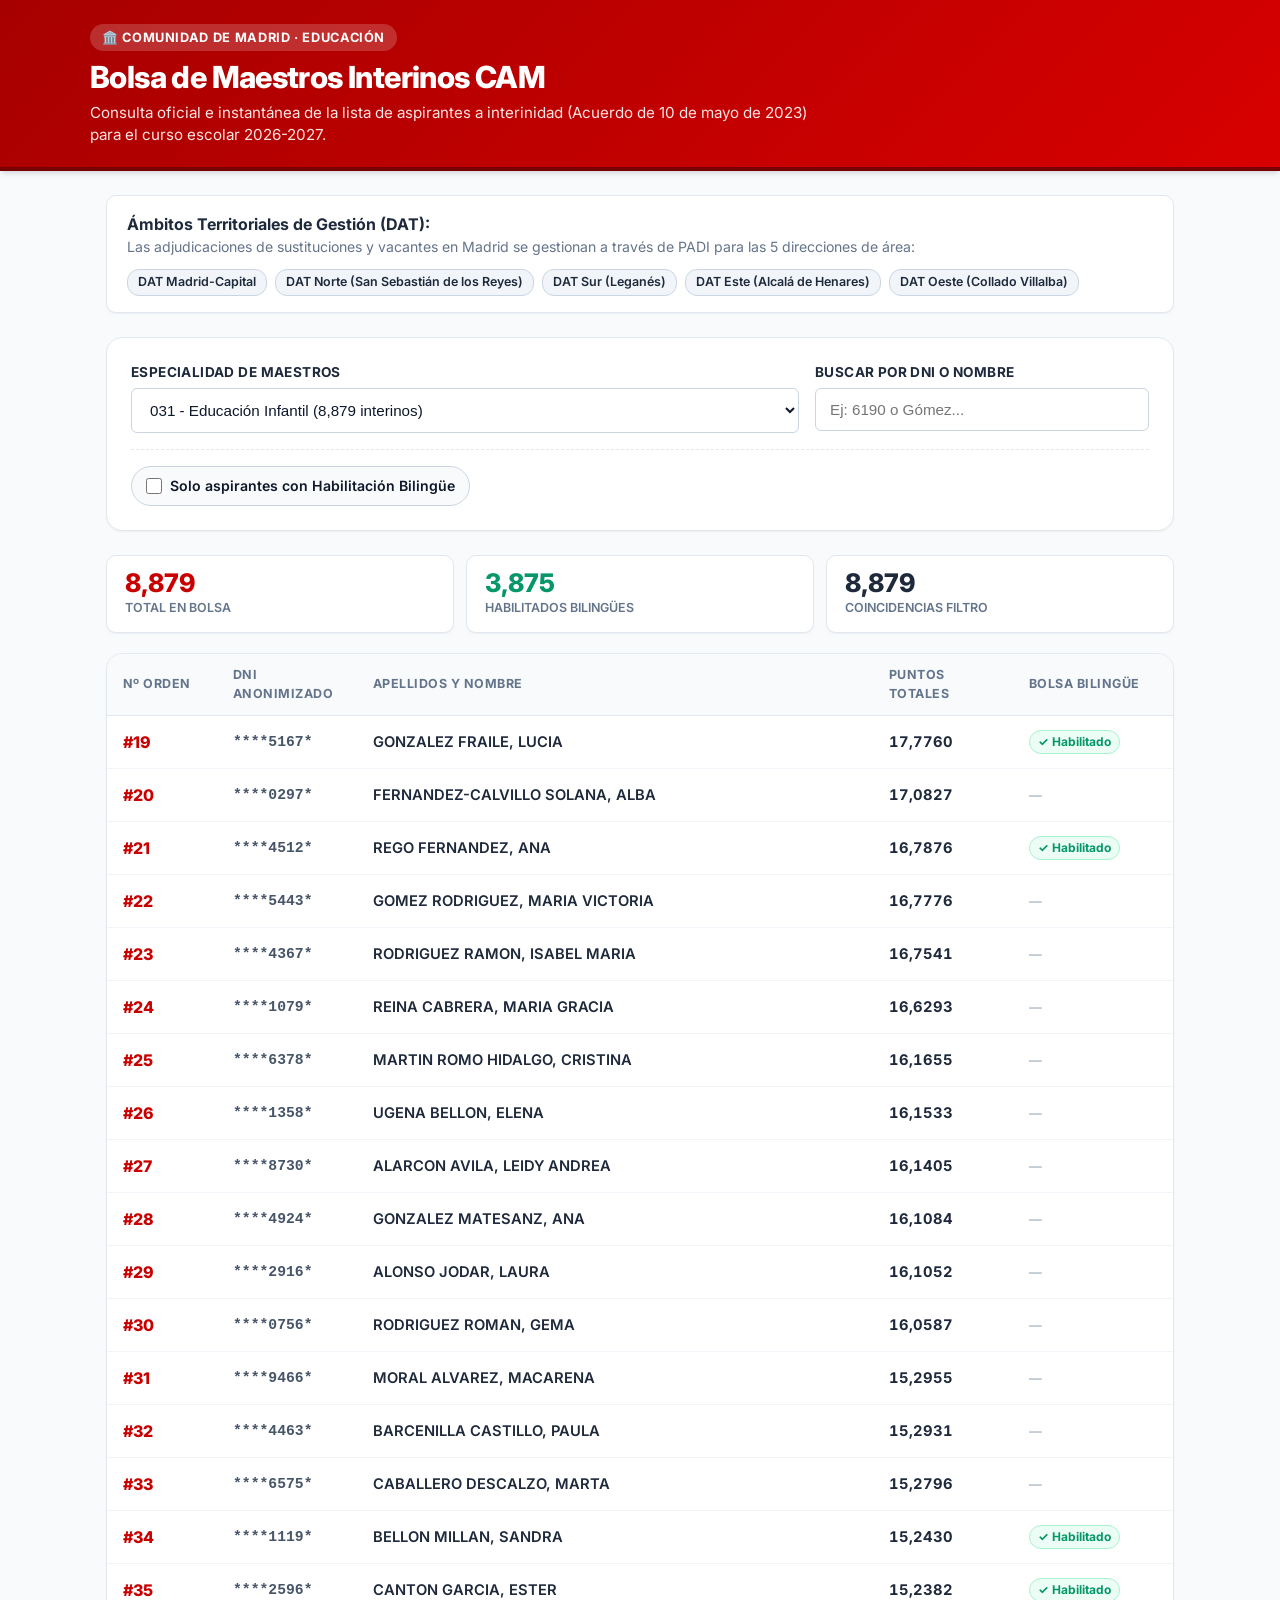
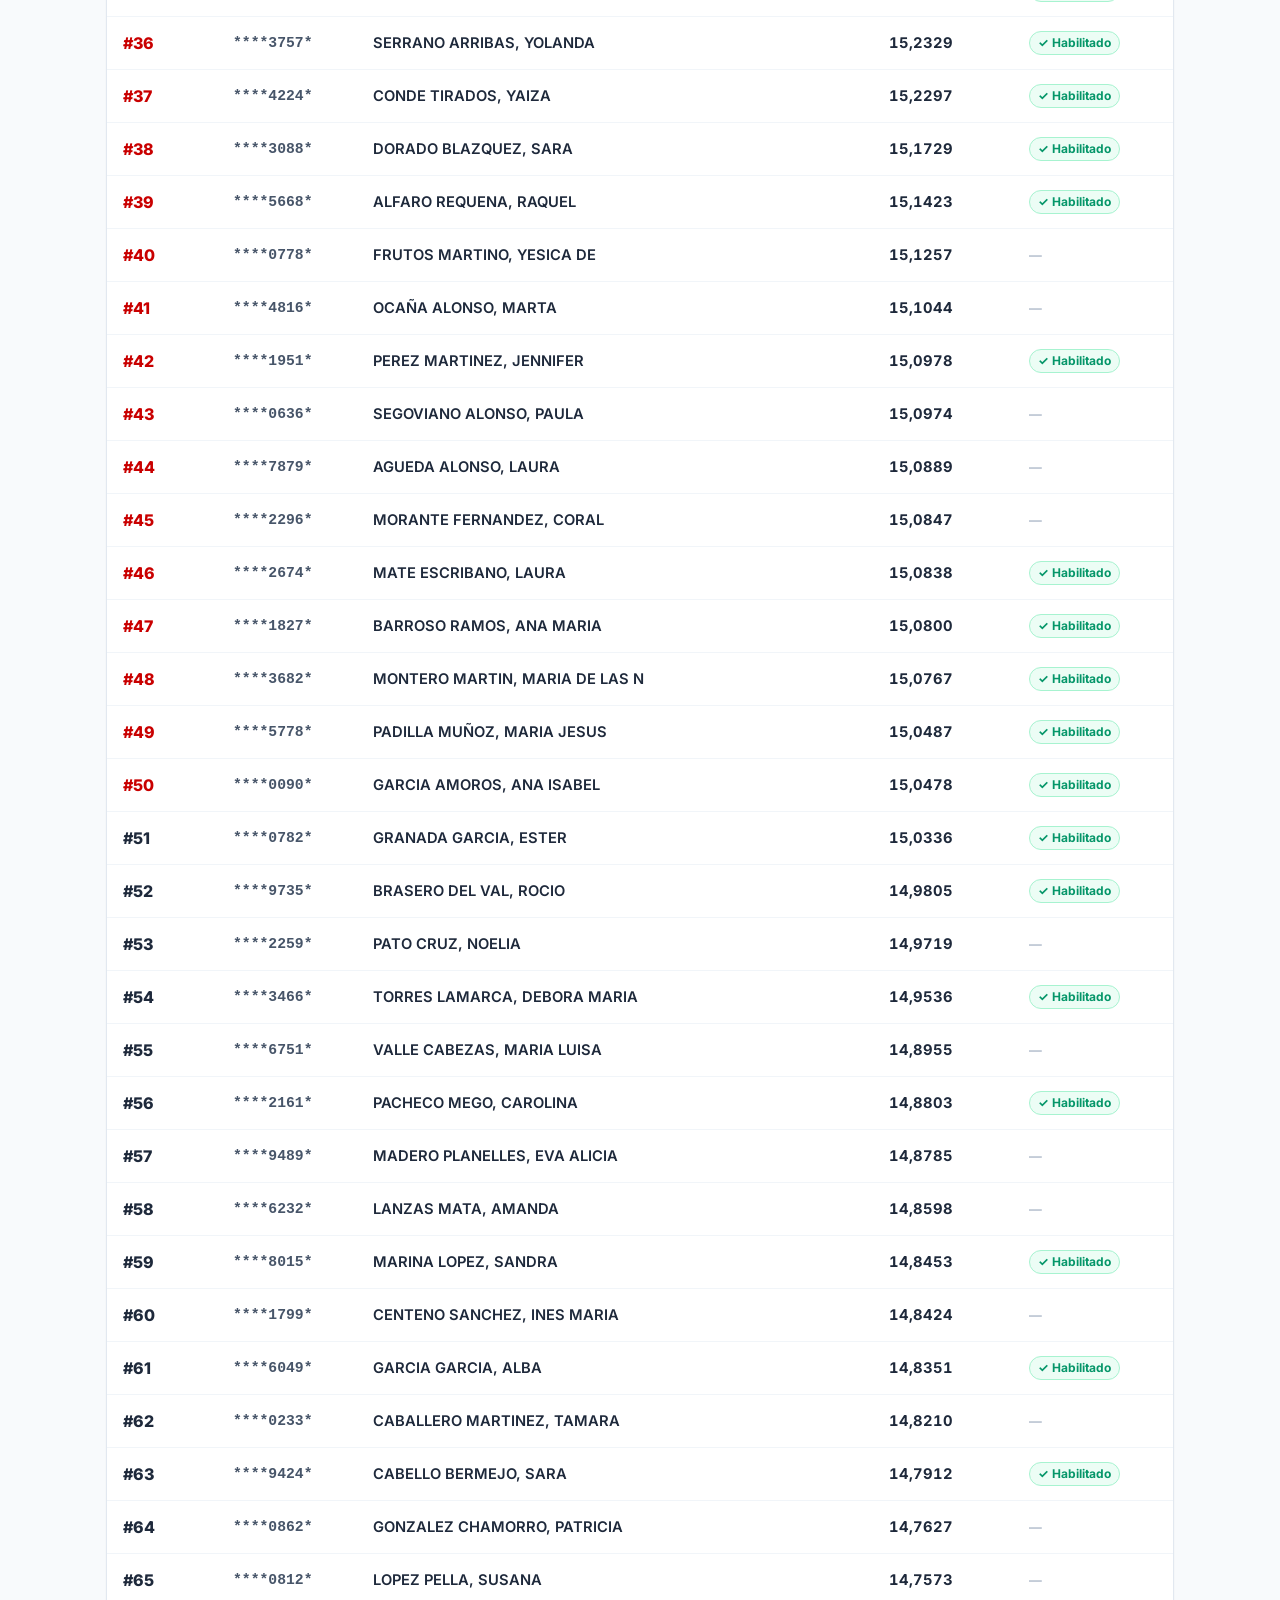
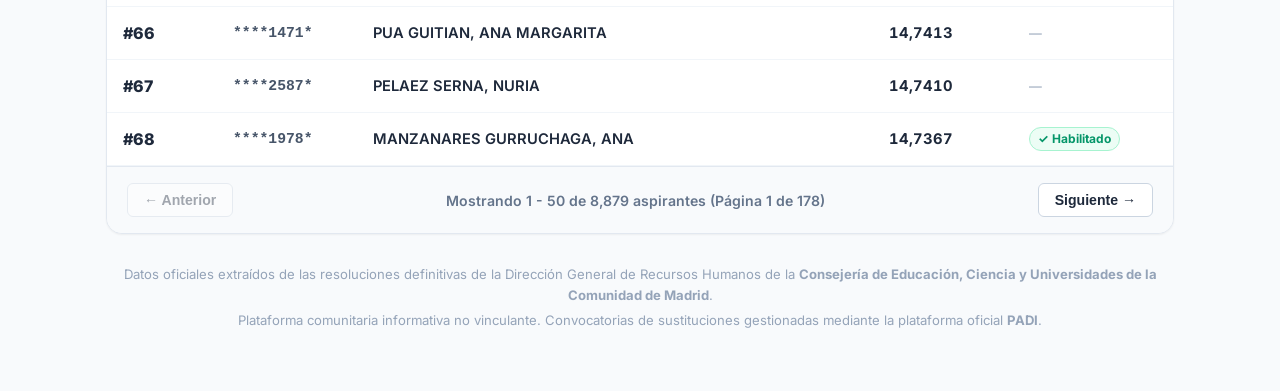
<file: madrid/index.html>
<!DOCTYPE html>
<html lang="es">
<head>
  <meta charset="UTF-8">
  <meta name="viewport" content="width=device-width, initial-scale=1.0">
  <title>Bolsa de Maestros e Interinos Docentes - Comunidad de Madrid</title>
  <meta name="description" content="Consulta rápida de posiciones, baremo y habilitación bilingüe en la bolsa de interinos del Cuerpo de Maestros de la Comunidad de Madrid.">
  <link rel="preconnect" href="https://fonts.googleapis.com">
  <link rel="preconnect" href="https://fonts.gstatic.com" crossorigin>
  <link href="https://fonts.googleapis.com/css2?family=Inter:wght@400;500;600;700;800&display=swap" rel="stylesheet">
  <link rel="stylesheet" href="css/madrid.css">
</head>
<body>

  <!-- Encabezado Principal -->
  <header class="header-top">
    <div class="header-container">
      <div class="brand-badge">🏛️ Comunidad de Madrid · Educación</div>
      <h1 class="header-title">Bolsa de Maestros Interinos CAM</h1>
      <p class="header-subtitle">
        Consulta oficial e instantánea de la lista de aspirantes a interinidad (Acuerdo de 10 de mayo de 2023) para el curso escolar 2026-2027.
      </p>
    </div>
  </header>

  <!-- Contenedor Principal -->
  <main class="main-container">

    <!-- Banner informativo de las 5 DATs -->
    <section class="dat-info-banner">
      <div>
        <strong style="color: var(--secondary);">Ámbitos Territoriales de Gestión (DAT):</strong>
        <p class="dat-info-text">Las adjudicaciones de sustituciones y vacantes en Madrid se gestionan a través de PADI para las 5 direcciones de área:</p>
      </div>
      <div class="dat-pills">
        <span class="dat-pill">DAT Madrid-Capital</span>
        <span class="dat-pill">DAT Norte (San Sebastián de los Reyes)</span>
        <span class="dat-pill">DAT Sur (Leganés)</span>
        <span class="dat-pill">DAT Este (Alcalá de Henares)</span>
        <span class="dat-pill">DAT Oeste (Collado Villalba)</span>
      </div>
    </section>

    <!-- Filtros de búsqueda -->
    <section class="filter-card">
      <div class="filter-grid">
        <div class="form-group">
          <label for="select-especialidad">Especialidad de Maestros</label>
          <select id="select-especialidad" class="form-control">
            <option value="">Cargando especialidades...</option>
          </select>
        </div>
        <div class="form-group">
          <label for="search-input">Buscar por DNI o Nombre</label>
          <div style="position: relative;">
            <input 
              type="text" 
              id="search-input" 
              class="form-control" 
              placeholder="Ej: 6190 o Gómez..."
              autocomplete="off"
            >
          </div>
        </div>
      </div>

      <div class="filter-toggles">
        <label class="toggle-chip" id="chip-bilingue">
          <input type="checkbox" id="check-bilingue-only">
          <span>Solo aspirantes con Habilitación Bilingüe</span>
        </label>
      </div>
    </section>

    <!-- Cinta de Estadísticas -->
    <section class="stats-ribbon">
      <div class="stat-box">
        <div class="stat-num" id="stat-total">0</div>
        <div class="stat-label">Total en Bolsa</div>
      </div>
      <div class="stat-box">
        <div class="stat-num" id="stat-bilingues" style="color: #059669;">0</div>
        <div class="stat-label">Habilitados Bilingües</div>
      </div>
      <div class="stat-box">
        <div class="stat-num" id="stat-visibles" style="color: var(--secondary);">0</div>
        <div class="stat-label">Coincidencias filtro</div>
      </div>
    </section>

    <!-- Tabla de Resultados -->
    <section class="table-card">
      <div class="table-responsive">
        <table>
          <thead>
            <tr>
              <th style="width: 110px;">Nº Orden</th>
              <th style="width: 140px;">DNI Anonimizado</th>
              <th>Apellidos y Nombre</th>
              <th style="width: 140px;">Puntos Totales</th>
              <th style="width: 160px;">Bolsa Bilingüe</th>
            </tr>
          </thead>
          <tbody id="table-body">
            <!-- Rellenado dinámicamente con JavaScript -->
          </tbody>
        </table>
      </div>

      <!-- Paginación -->
      <div class="pagination">
        <button id="btn-prev" class="btn-page" disabled>← Anterior</button>
        <span id="pagination-info" style="font-size: 0.88rem; font-weight: 600; color: var(--text-muted);">
          Cargando datos...
        </span>
        <button id="btn-next" class="btn-page">Siguiente →</button>
      </div>
    </section>

    <!-- Pie de página / Fuentes Oficiales -->
    <footer class="footer-note">
      <p>
        Datos oficiales extraídos de las resoluciones definitivas de la Dirección General de Recursos Humanos de la <strong>Consejería de Educación, Ciencia y Universidades de la Comunidad de Madrid</strong>.
      </p>
      <p style="margin-top: 4px;">
        Plataforma comunitaria informativa no vinculante. Convocatorias de sustituciones gestionadas mediante la plataforma oficial <strong>PADI</strong>.
      </p>
    </footer>

  </main>

  <script src="js/madrid.js"></script>
</body>
</html>
</file>
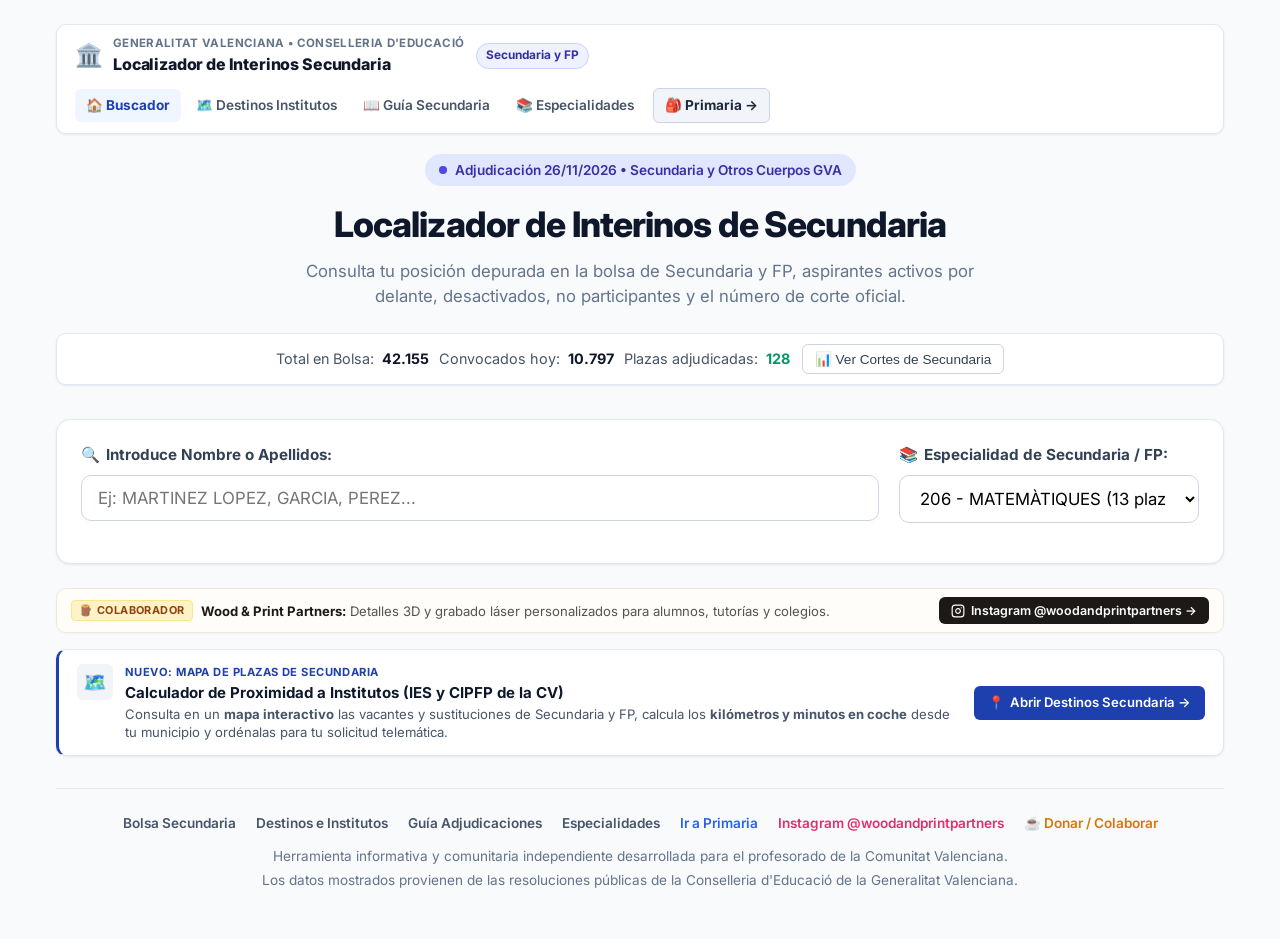
<file: secundaria/index.html>
<!DOCTYPE html>
<html lang="es">
<head>
  <meta charset="UTF-8">
  <meta name="viewport" content="width=device-width, initial-scale=1.0">
  <title>Localizador de Interinos Secundaria GVA 2026 - Cortes y Adjudicaciones</title>

  <!-- SEO y Metadatos Oficiales -->
  <meta name="description" content="Herramienta comunitaria independiente para profesores de Secundaria, FP, EOI y Otros Cuerpos de la Comunitat Valenciana. Consulta de posición depurada, cortes semanales y adjudicaciones.">
  <meta name="keywords" content="bolsa secundaria gva, interinos secundaria valencia, adjudicaciones continuas secundaria, cortes bolsa secundaria gva, posicion depurada interinos secundaria">
  <meta name="author" content="Comunidad Docente Secundaria CV">
  <meta name="robots" content="index, follow">
  <link rel="canonical" href="https://bolsamaestrosinterinosgva.es/secundaria/">

  <link rel="preconnect" href="https://fonts.googleapis.com">
  <link rel="preconnect" href="https://fonts.gstatic.com" crossorigin>
  <link href="https://fonts.googleapis.com/css2?family=Inter:wght@300;400;500;600;700;800&display=swap" rel="stylesheet">
  <link rel="stylesheet" href="css/style.css?v=20261004b">
  <link rel="manifest" href="manifest.json">
  <meta name="theme-color" content="#4f46e5">
  <link rel="icon" type="image/png" sizes="192x192" href="icons/icon-192.png">

  <!-- Google tag (gtag.js) - Google Analytics 4 -->
  <script async src="https://www.googletagmanager.com/gtag/js?id=G-SM4D94ZE4M"></script>
  <script>
    window.dataLayer = window.dataLayer || [];
    function gtag(){dataLayer.push(arguments);}
    gtag('js', new Date());
    gtag('config', 'G-SM4D94ZE4M');

    // Medición de clics en Wood & Print Partners (@woodandprintpartners)
    document.addEventListener('click', function(e) {
      var link = e.target && e.target.closest ? e.target.closest('a[href*="woodandprintpartners"]') : null;
      if (!link) return;
      var loc = 'otra';
      if (link.closest('.main-header')) loc = 'cabecera';
      else if (link.closest('#woodAndPrintPromo')) loc = 'tarjeta_destacada';
      else if (link.closest('.main-footer')) loc = 'pie_pagina';
      gtag('event', 'click_woodandprint', {
        'event_category': 'promocion',
        'event_label': loc,
        'ubicacion_boton': loc,
        'cuerpo': 'secundaria',
        'destino': 'instagram'
      });
    });
  </script>

  <!-- Google AdSense Oficial -->
  <script async src="https://pagead2.googlesyndication.com/pagead/js/adsbygoogle.js?client=ca-pub-7842650272336816" crossorigin="anonymous"></script>

  <!-- Datos precargados -->
  <script src="data/stats_summary.js"></script>
  <script src="data/interinos_data.js"></script>
</head>
<body>
  <div class="app-container">

    <!-- Barra Superior Institucional Unificada -->
    <header class="portal-header-bar">
      <div class="portal-brand-block">
        <a href="index.html" class="portal-logo-link">
          <span class="portal-logo-icon">🏛️</span>
          <div class="portal-logo-texts">
            <span class="portal-org-name">Generalitat Valenciana &bull; Conselleria d'Educaci&oacute;</span>
            <span class="portal-app-title">Localizador de Interinos Secundaria</span>
          </div>
        </a>
        <span class="portal-stage-badge portal-stage-secundaria">Secundaria y FP</span>
      </div>

      <button class="portal-nav-toggle" id="portalNavToggle" aria-label="Abrir menú de navegación" aria-expanded="false">
        <span class="nav-toggle-icon">☰</span>
        <span class="nav-toggle-text">Menú</span>
      </button>

      <nav class="portal-nav-links" id="portalNavLinks" aria-label="Navegación principal">
        <a href="index.html" class="nav-link active">🏠 Buscador</a>
        <a href="destinos.html" class="nav-link">🗺️ Destinos Institutos</a>
        <a href="guia-secundaria.html" class="nav-link">📖 Guía Secundaria</a>
        <a href="especialidades-secundaria.html" class="nav-link">📚 Especialidades</a>
        <a href="../index.html" class="nav-link nav-link-switch" title="Cambiar al portal de Infantil y Primaria">
          🎒 Primaria &rarr;
        </a>
      </nav>
    </header>

    <!-- Cabecera Principal Formal -->
    <div class="main-header">
      <div class="header-content">
        <div class="header-badge">
          <span class="pulse-dot"></span>
          <span id="headerAdjDate">Adjudicación 26/11/2026 &bull; Secundaria y Otros Cuerpos GVA</span>
        </div>
        <h1>Localizador de Interinos de Secundaria</h1>
        <p class="subtitle">Consulta tu posición depurada en la bolsa de Secundaria y FP, aspirantes activos por delante, desactivados, no participantes y el número de corte oficial.</p>
      </div>
    </div>

    <!-- Barra de Estadísticas Globales -->
    <section class="global-stats-bar" id="globalStatsBar">
      <div class="stats-pills-group" style="display:flex; gap:10px; flex-wrap:wrap; align-items:center;">
        <div class="stat-pill">
          <span class="pill-label">Total en Bolsa:</span>
          <span class="pill-val" id="globTotalBolsa">42.155</span>
        </div>
        <div class="stat-pill">
          <span class="pill-label">Convocados hoy:</span>
          <span class="pill-val" id="globTotalAdj">10.797</span>
        </div>
        <div class="stat-pill">
          <span class="pill-label">Plazas adjudicadas:</span>
          <span class="pill-val highlight-green" id="globTotalPlazas">128</span>
        </div>
      </div>
      <div class="stats-actions-group">
        <button class="btn-sm btn-outline" id="btnVerResumenSpecs">📊 Ver Cortes de Secundaria</button>
      </div>
    </section>

    <!-- Espacio Publicitario Superior (Google AdSense Slot 1) -->
    <div class="ad-banner-container" id="adTopBanner">
      <div class="ad-label">PUBLICIDAD</div>
      <div class="ad-slot-box">
        <ins class="adsbygoogle"
             style="display:block"
             data-ad-client="ca-pub-7842650272336816"
             data-ad-slot="1234567890"
             data-ad-format="auto"
             data-full-width-responsive="true"></ins>
        <div class="ad-placeholder-text">Espacio Publicitario Google AdSense</div>
      </div>
    </div>

    <!-- Sección de Búsqueda -->
    <section class="search-section card">
      <div class="search-grid">
        <div class="search-input-group">
          <label for="searchInput">
            <span class="label-icon">🔍</span>
            <strong>Introduce Nombre o Apellidos:</strong>
          </label>
          <div class="input-wrapper">
            <input type="text" id="searchInput" placeholder="Ej: MARTINEZ LOPEZ, GARCIA, PEREZ..." autocomplete="off">
            <button id="btnClearSearch" class="btn-clear" title="Limpiar">&times;</button>
          </div>
          <div id="autocompleteList" class="autocomplete-dropdown hidden"></div>
        </div>

        <div class="specialty-selector-group">
          <label for="specialtySelect">
            <span class="label-icon">📚</span>
            <strong>Especialidad de Secundaria / FP:</strong>
          </label>
          <div class="select-wrapper">
            <select id="specialtySelect">
              <option value="206">206 - MATEMÀTIQUES</option>
            </select>
          </div>
        </div>
      </div>
    </section>

    <!-- Banner Mini Colaborador: Wood & Print Partners -->
    <aside class="wood-promo-mini" id="woodAndPrintPromo">
      <div class="wood-mini-content">
        <span class="wood-mini-badge">🪵 Colaborador</span>
        <span class="wood-mini-text">
          <strong>Wood & Print Partners:</strong> Detalles 3D y grabado láser personalizados para alumnos, tutorías y colegios.
        </span>
      </div>
      <a href="https://www.instagram.com/woodandprintpartners/" target="_blank" rel="noopener noreferrer" class="wood-mini-btn" title="Ver catálogo en Instagram (@woodandprintpartners)">
        <svg width="14" height="14" viewBox="0 0 24 24" fill="none" stroke="currentColor" stroke-width="2" stroke-linecap="round" stroke-linejoin="round"><rect width="20" height="20" x="2" y="2" rx="5" ry="5"/><path d="M16 11.37A4 4 0 1 1 12.63 8 4 4 0 0 1 16 11.37z"/><line x1="17.5" x2="17.51" y1="6.5" y2="6.5"/></svg>
        <span>Instagram @woodandprintpartners &rarr;</span>
      </a>
    </aside>

    <!-- Tarjeta Informativa: Calculador de Destinos Secundaria (Bajo el buscador) -->
    <aside class="destinos-callout-card" id="emptyStateSection">
      <div class="destinos-callout-main">
        <div class="destinos-callout-icon">🗺️</div>
        <div class="destinos-callout-info">
          <div class="destinos-callout-badge">NUEVO: MAPA DE PLAZAS DE SECUNDARIA</div>
          <h2 class="destinos-callout-title">Calculador de Proximidad a Institutos (IES y CIPFP de la CV)</h2>
          <p class="destinos-callout-desc">
            Consulta en un <strong>mapa interactivo</strong> las vacantes y sustituciones de Secundaria y FP, calcula los <strong>kilómetros y minutos en coche</strong> desde tu municipio y ordénalas para tu solicitud telemática.
          </p>
        </div>
      </div>
      <a href="destinos.html" class="btn-destinos-action">
        <span>📍</span> Abrir Destinos Secundaria &rarr;
      </a>
    </aside>

    <!-- Sección del Aspirante Seleccionado -->
    <section class="user-summary-card card hidden" id="userSummarySection">
      <div class="user-header">
        <div>
          <h2 id="userNameBadge">-</h2>
          <div class="user-badges">
            <span class="badge badge-primary" id="userSpecBadge">-</span>
            <span class="badge badge-secondary" id="userServicesBadge">AMB SERVEIS</span>
            <span class="badge" id="userStatusBadge">-</span>
          </div>
        </div>
      </div>

      <!-- Tarjeta de Plaza Asignada (si procede) -->
      <div class="plaza-assigned-card hidden" id="userPlazaCard" style="background:#ecfdf5; border:1px solid #a7f3d0; border-radius:10px; padding:16px; margin:16px 0;">
        <div style="font-weight:800; color:#065f46; font-size:1.1rem; margin-bottom:4px;">
          🎉 ¡Plaza Adjudicada en esta convocatoria!
        </div>
        <div style="color:#1f2937; font-size:0.95rem;">
          <span id="userPlazaType" style="font-weight:700; color:#059669;">-</span> en <strong id="userPlazaCenter">-</strong>
        </div>
        <div style="font-size:0.85rem; color:#4b5563; margin-top:4px;">
          <span id="userPlazaCode"></span> &bull; <span id="userPlazaJornada"></span>
        </div>
      </div>

      <!-- KPIs del Aspirante -->
      <div class="kpi-grid">
        <div class="kpi-card">
          <div class="kpi-label">Posición Bruta</div>
          <div class="kpi-value" id="kpiPosBruta">-</div>
          <div class="kpi-desc">Orden numérico en la bolsa general</div>
        </div>
        <div class="kpi-card highlight-kpi">
          <div class="kpi-label">Posición Depurada</div>
          <div class="kpi-value" id="kpiPosDepurada">-</div>
          <div class="kpi-desc">Docentes activos compitiendo antes de ti</div>
        </div>
        <div class="kpi-card">
          <div class="kpi-label">Plazas Hoy (Esp.)</div>
          <div class="kpi-value" id="kpiPlazasHoy">-</div>
          <div class="kpi-desc">Adjudicadas en tu especialidad</div>
        </div>
        <div class="kpi-card">
          <div class="kpi-label">Último Adjudicado</div>
          <div class="kpi-value" id="kpiUltimoCorte" style="font-size:1.15rem;">-</div>
          <div class="kpi-desc">Número de bolsa del último con plaza</div>
        </div>
      </div>
    </section>

    <!-- Sección de Personas por Delante / Detrás -->
    <main id="aheadSection" class="hidden">
      <!-- Barra de Distribución -->
      <div class="dist-card card" id="distCard">
        <div class="dist-header">
          <h3>Composición de los aspirantes por delante (<span id="distTotalAhead">-</span> personas)</h3>
        </div>
        <div class="progress-bar-container">
          <div class="progress-segment seg-adjudicados" id="barAdjudicados" title="Adjudicados"></div>
          <div class="progress-segment seg-activos" id="barActivos" title="Activos en espera"></div>
          <div class="progress-segment seg-desactivados" id="barDesactivados" title="Desactivados"></div>
          <div class="progress-segment seg-no-participat" id="barNoParticipat" title="No participaron"></div>
          <div class="progress-segment seg-no-convocats" id="barNoConvocats" title="Otros en bolsa"></div>
        </div>
        <div class="dist-legend">
          <span class="legend-item"><span class="dot dot-adjudicados"></span> Adjudicados: <strong id="legendAdjVal">0</strong></span>
          <span class="legend-item"><span class="dot dot-activos"></span> Activos en espera: <strong id="legendActVal">0</strong></span>
          <span class="legend-item"><span class="dot dot-desactivados"></span> Desactivados: <strong id="legendDesVal">0</strong></span>
          <span class="legend-item"><span class="dot dot-no-participat"></span> No participaron: <strong id="legendNoPartVal">0</strong></span>
          <span class="legend-item"><span class="dot dot-no-convocats"></span> Otros en bolsa: <strong id="legendOtrosVal">0</strong></span>
        </div>
      </div>

      <!-- Tabla de Aspirantes -->
      <div class="table-card card">
        <div class="table-view-switcher">
          <button class="view-switch-btn active" id="btnViewAhead">
            ⬅️ Aspirantes por Delante (<span id="countViewAhead">-</span>)
          </button>
          <button class="view-switch-btn" id="btnViewBehind">
            ➡️ Adjudicados por Detrás (<span id="countViewBehind">-</span>)
          </button>
        </div>

        <div class="table-header">
          <div class="table-title-wrap">
            <h3 id="tableMainTitle">Listado de aspirantes en la especialidad</h3>
            <span class="table-subtitle">Orden correlativo y estado en la última adjudicación</span>
          </div>
          <div class="table-actions">
            <div class="table-filter-tabs" id="tableFiltersAhead">
              <button class="btn-tab active" data-filter="all">Todos</button>
              <button class="btn-tab" data-filter="activos">Activos</button>
              <button class="btn-tab" data-filter="desactivados">Desactivados</button>
              <button class="btn-tab" data-filter="no_participat">No participaron</button>
              <button class="btn-tab" data-filter="adjudicados">Adjudicados</button>
            </div>
            <div class="table-search-box">
              <input type="text" id="tableSearch" class="input-table-search" placeholder="🔍 Buscar persona, centro o código...">
              <button id="btnClearTableSearch" class="btn-clear-table-search hidden" title="Limpiar">&times;</button>
            </div>
          </div>
        </div>

        <div class="table-responsive">
          <table class="interinos-table" id="aheadTable">
            <thead>
              <tr>
                <th>Puesto Depurado</th>
                <th>Nº Bolsa</th>
                <th>Nombre y Apellidos</th>
                <th>Servicios</th>
                <th>Estado</th>
                <th>Destino Asignado</th>
              </tr>
            </thead>
            <tbody id="aheadTableBody">
              <!-- Filas insertadas dinámicamente -->
            </tbody>
          </table>
        </div>

        <div class="table-pagination">
          <button id="btnPrevPage" class="btn-sm btn-outline" disabled>&laquo; Anterior</button>
          <span id="pageInfo">Página 1 de 1</span>
          <button id="btnNextPage" class="btn-sm btn-outline">Siguiente &raquo;</button>
        </div>
      </div>

      <!-- Espacio Publicitario Inferior (Google AdSense Slot 2) -->
      <div class="ad-banner-container" id="adBottomBanner">
        <div class="ad-label">PUBLICIDAD</div>
        <div class="ad-slot-box">
          <ins class="adsbygoogle"
               style="display:block"
               data-ad-client="ca-pub-7842650272336816"
               data-ad-slot="3456789012"
               data-ad-format="auto"
               data-full-width-responsive="true"></ins>
          <div class="ad-placeholder-text">Espacio Publicitario Google AdSense</div>
        </div>
      </div>
    </main>

    <!-- Modal: Cortes por Especialidad -->
    <div id="modalSummary" class="modal-overlay hidden">
      <div class="modal-card card" style="max-width:850px;">
        <div class="modal-header">
          <h2>📊 Resumen de Cortes de Secundaria (01/10/2026)</h2>
          <button id="btnCloseModal" class="btn-close">&times;</button>
        </div>
        <div class="modal-body" style="max-height:65vh; overflow-y:auto;">
          <table class="summary-table">
            <thead>
              <tr>
                <th>Especialidad</th>
                <th>Total Bolsa</th>
                <th>Plazas</th>
                <th>Último Adjudicado</th>
                <th>Nº Corte</th>
                <th>Desactivados</th>
              </tr>
            </thead>
            <tbody id="modalSummaryBody">
              <!-- Resumen insertado dinámicamente -->
            </tbody>
          </table>
        </div>
      </div>
    </div>

    <!-- Footer -->
    <footer class="main-footer" style="margin-top:32px; padding:24px 0; border-top:1px solid var(--slate-200); text-align:center; font-size:0.85rem; color:var(--slate-500);">
      <div style="display:flex; justify-content:center; gap:20px; flex-wrap:wrap; margin-bottom:12px; font-weight:600;">
        <a href="index.html" style="color:var(--slate-600); text-decoration:none;">Bolsa Secundaria</a>
        <a href="destinos.html" style="color:var(--slate-600); text-decoration:none;">Destinos e Institutos</a>
        <a href="guia-secundaria.html" style="color:var(--slate-600); text-decoration:none;">Guía Adjudicaciones</a>
        <a href="especialidades-secundaria.html" style="color:var(--slate-600); text-decoration:none;">Especialidades</a>
        <a href="../index.html" style="color:#2563eb; text-decoration:none;">Ir a Primaria</a>
        <a href="https://www.instagram.com/woodandprintpartners/" target="_blank" rel="noopener" style="color:#e1306c; text-decoration:none;">Instagram @woodandprintpartners</a>
        <a href="https://ko-fi.com/buscadorinterinos" target="_blank" rel="noopener" style="color:#d97706; text-decoration:none;">☕ Donar / Colaborar</a>
      </div>
      <p>Herramienta informativa y comunitaria independiente desarrollada para el profesorado de la Comunitat Valenciana.</p>
      <p style="margin-top:4px;">Los datos mostrados provienen de las resoluciones públicas de la Conselleria d'Educació de la Generalitat Valenciana.</p>
    </footer>

  </div>

  <script src="js/app.js"></script>
  <script>
    (function () {
      var navToggle = document.getElementById("portalNavToggle");
      var navLinks = document.getElementById("portalNavLinks");
      if (navToggle && navLinks) {
        navToggle.addEventListener("click", function (e) {
          e.stopPropagation();
          var isOpen = navLinks.classList.toggle("open");
          navToggle.setAttribute("aria-expanded", isOpen ? "true" : "false");
          navToggle.classList.toggle("active", isOpen);
          var icon = navToggle.querySelector(".nav-toggle-icon");
          var text = navToggle.querySelector(".nav-toggle-text");
          if (icon) icon.textContent = isOpen ? "✕" : "☰";
          if (text) text.textContent = isOpen ? "Cerrar" : "Menú";
        });
        document.addEventListener("click", function (e) {
          if (navLinks.classList.contains("open") && !navLinks.contains(e.target) && !navToggle.contains(e.target)) {
            navLinks.classList.remove("open");
            navToggle.setAttribute("aria-expanded", "false");
            navToggle.classList.remove("active");
            var icon = navToggle.querySelector(".nav-toggle-icon");
            var text = navToggle.querySelector(".nav-toggle-text");
            if (icon) icon.textContent = "☰";
            if (text) text.textContent = "Menú";
          }
        });
      }
    })();
  </script>
</body>
</html>
</file>
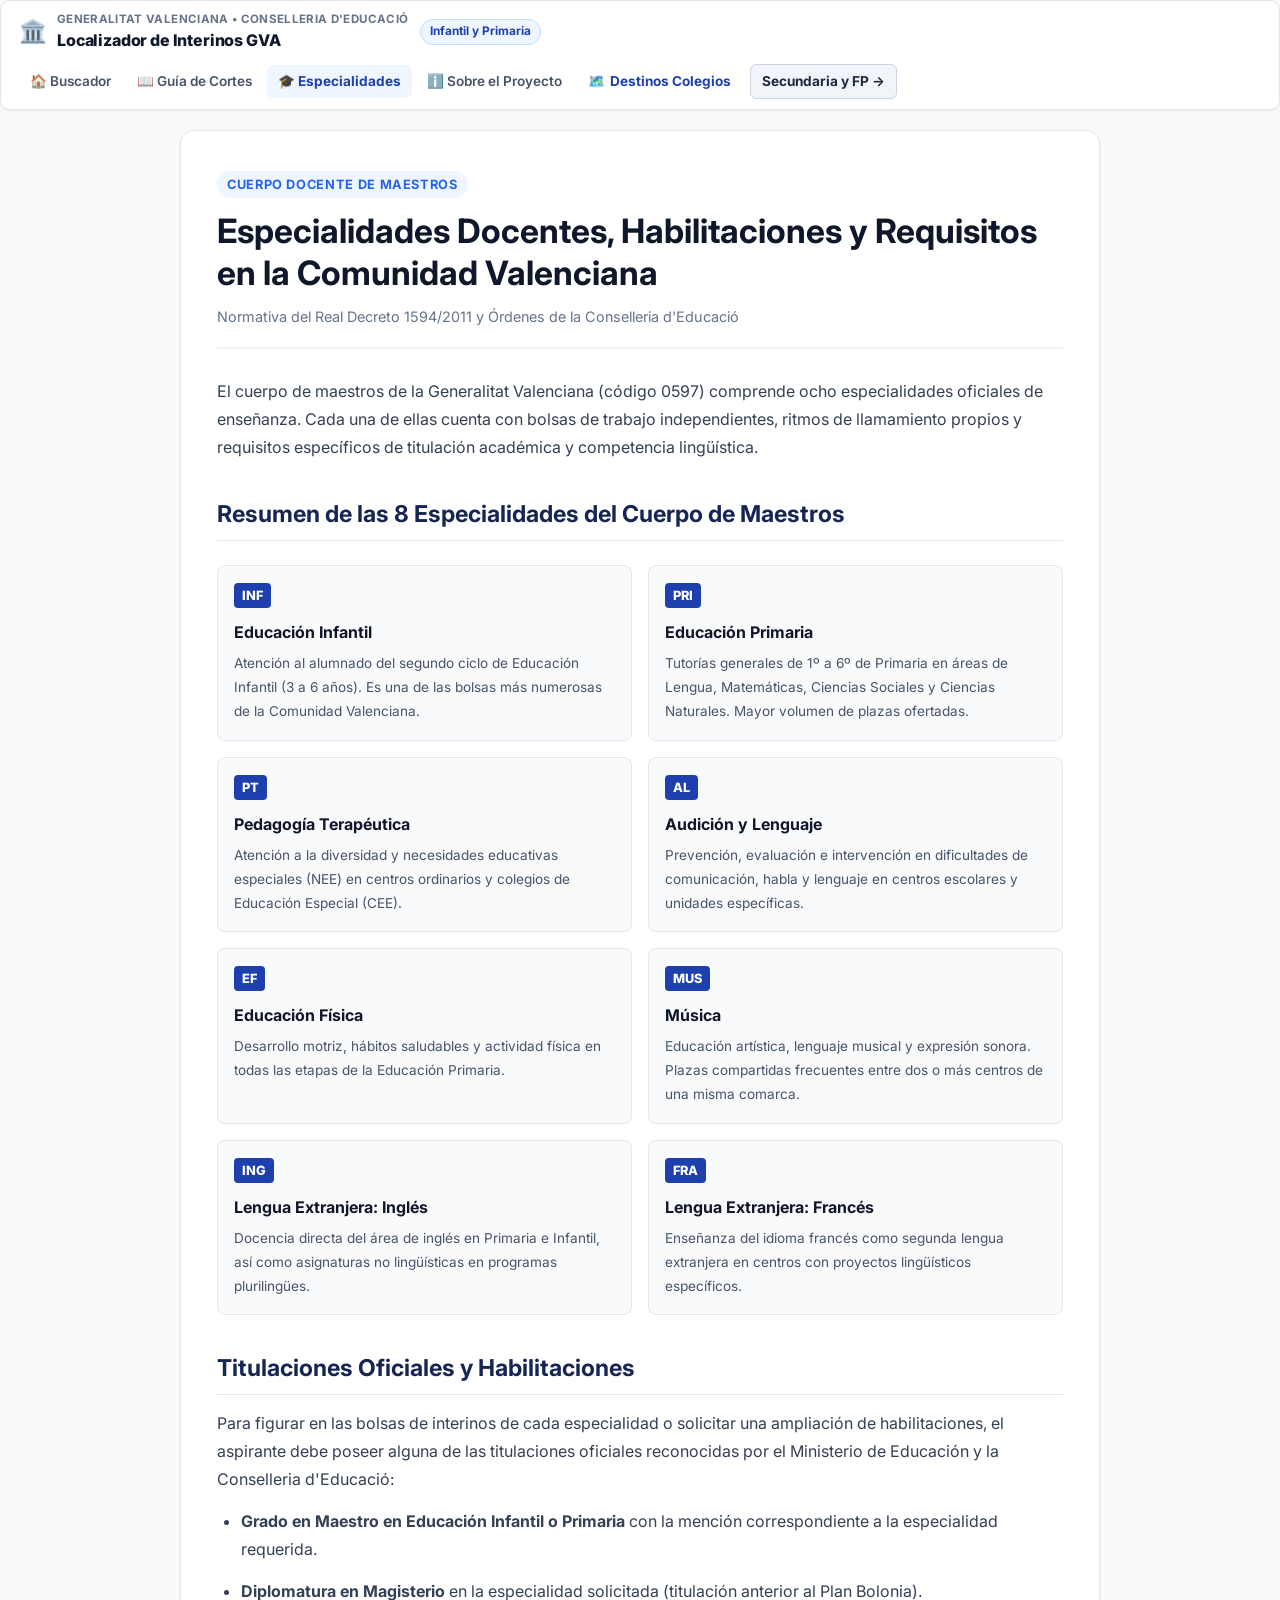
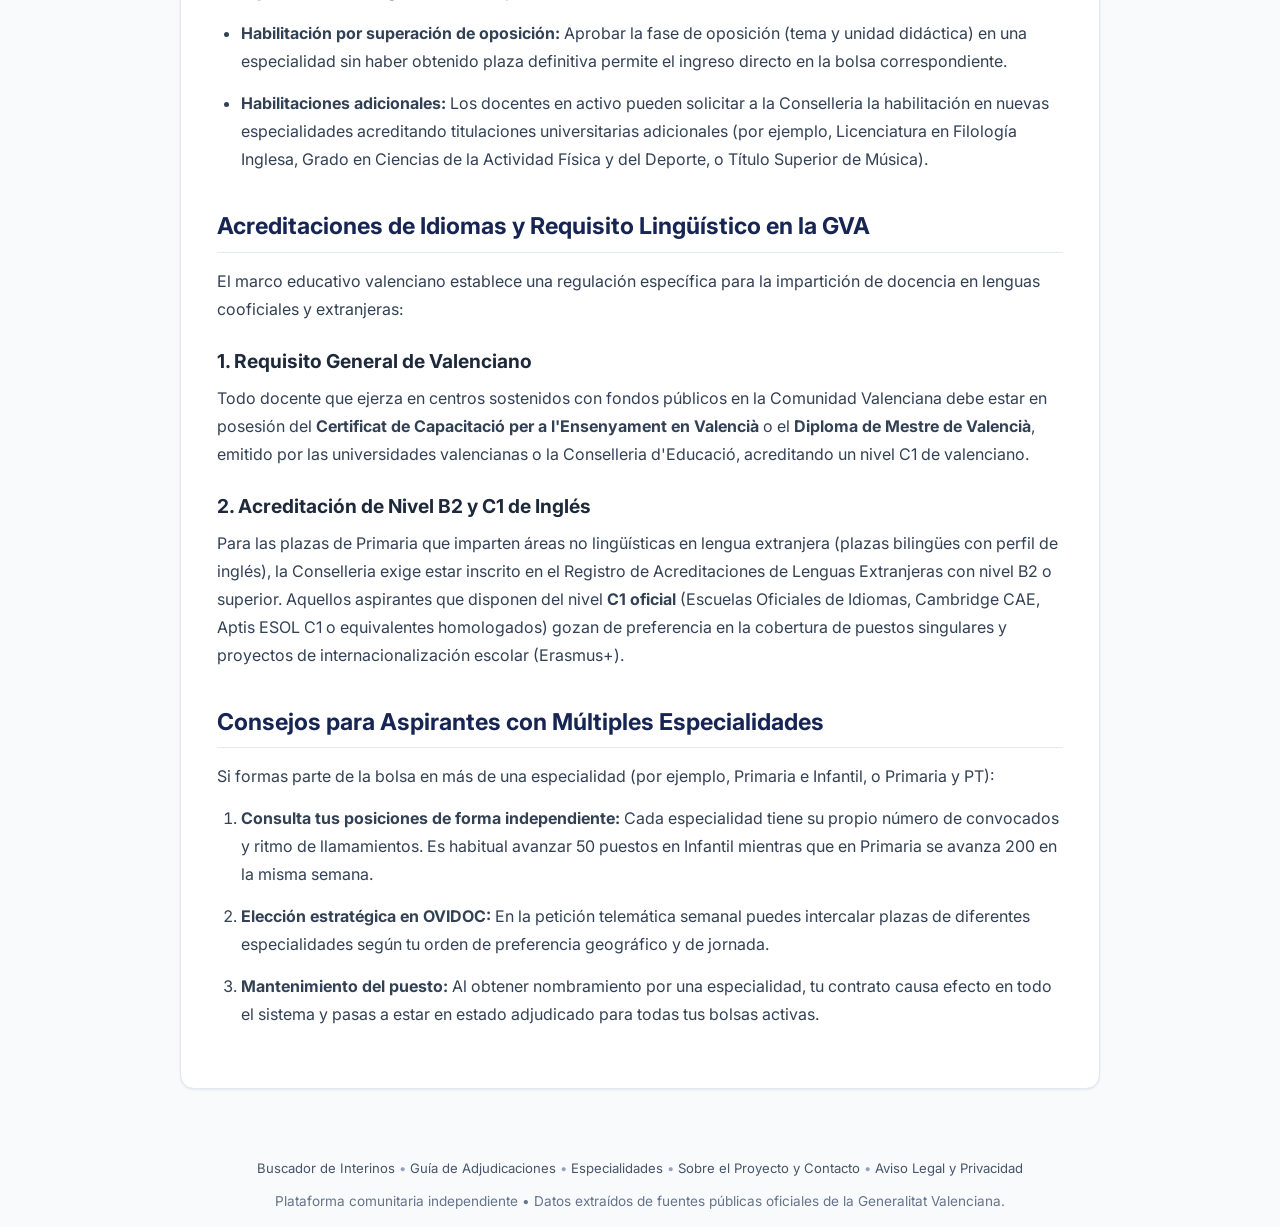
<file: especialidades.html>
<!DOCTYPE html>
<html lang="es">
<head>
  <meta charset="UTF-8">
  <meta name="viewport" content="width=device-width, initial-scale=1.0">
  <title>Especialidades y Requisitos de Maestros GVA 2026/2027 - Bolsa de Interinos</title>
  <meta name="description" content="Guía detallada de las 8 especialidades del cuerpo de maestros en la Comunidad Valenciana: Infantil, Primaria, PT, AL, Educación Física, Música, Inglés y Francés. Titulaciones y acreditaciones.">
  <meta name="keywords" content="especialidades maestros gva, infantil primaria pt al ingles musica educacio fisica, requisitos conselleria interinos valencia">
  <meta name="robots" content="index, follow">
  <link rel="canonical" href="https://bolsamaestrosinterinosgva.es/especialidades.html">
  <link rel="preconnect" href="https://fonts.googleapis.com">
  <link rel="preconnect" href="https://fonts.gstatic.com" crossorigin>
  <link href="https://fonts.googleapis.com/css2?family=Inter:wght@300;400;500;600;700;800&display=swap" rel="stylesheet">
  <link rel="stylesheet" href="css/style.css?v=20261004b">
  <!-- Google tag (gtag.js) - Google Analytics 4 -->
  <script async src="https://www.googletagmanager.com/gtag/js?id=G-SM4D94ZE4M"></script>
  <script>
    window.dataLayer = window.dataLayer || [];
    function gtag(){dataLayer.push(arguments);}
    gtag('js', new Date());
    gtag('config', 'G-SM4D94ZE4M');
  </script>
  <!-- Google AdSense Oficial -->
  <script async src="https://pagead2.googlesyndication.com/pagead/js/adsbygoogle.js?client=ca-pub-7842650272336816" crossorigin="anonymous"></script>
  <style>
    .article-container {
      max-width: 920px;
      margin: 0 auto;
      background: #ffffff;
      padding: 40px 36px;
      border-radius: var(--radius-lg);
      border: 1px solid var(--slate-200);
      box-shadow: var(--shadow-sm);
    }
    .article-header {
      border-bottom: 2px solid var(--slate-100);
      padding-bottom: 20px;
      margin-bottom: 28px;
    }
    .article-tag {
      display: inline-block;
      background: #eff6ff;
      color: #2563eb;
      font-size: 0.8rem;
      font-weight: 700;
      padding: 4px 10px;
      border-radius: 20px;
      margin-bottom: 12px;
      text-transform: uppercase;
      letter-spacing: 0.05em;
    }
    .article-container h1 {
      font-size: 2.1rem;
      color: var(--slate-900);
      line-height: 1.25;
      margin-bottom: 12px;
    }
    .article-meta {
      font-size: 0.9rem;
      color: var(--slate-500);
    }
    .article-container h2 {
      font-size: 1.45rem;
      color: var(--primary-dark);
      margin-top: 36px;
      margin-bottom: 14px;
      padding-bottom: 8px;
      border-bottom: 1px solid var(--slate-200);
    }
    .article-container h3 {
      font-size: 1.2rem;
      color: var(--slate-800);
      margin-top: 24px;
      margin-bottom: 8px;
      display: flex;
      align-items: center;
      gap: 8px;
    }
    .article-container p, .article-container li {
      font-size: 1rem;
      color: var(--slate-700);
      line-height: 1.75;
      margin-bottom: 14px;
    }
    .article-container ul, .article-container ol {
      margin-left: 24px;
      margin-bottom: 20px;
    }
    .spec-card-grid {
      display: grid;
      grid-template-columns: repeat(auto-fit, minmax(280px, 1fr));
      gap: 16px;
      margin: 24px 0;
    }
    .spec-badge-box {
      border: 1px solid var(--slate-200);
      border-radius: 8px;
      padding: 16px;
      background: #f8fafc;
      transition: transform 0.15s, box-shadow 0.15s;
    }
    .spec-badge-box:hover {
      transform: translateY(-2px);
      box-shadow: var(--shadow-sm);
    }
    .spec-badge-code {
      display: inline-block;
      font-size: 0.8rem;
      font-weight: 800;
      color: #ffffff;
      background: var(--primary);
      padding: 3px 8px;
      border-radius: 4px;
      margin-bottom: 8px;
    }
    .site-nav {
      background: #ffffff;
      border-bottom: 1px solid var(--slate-200);
      padding: 12px 24px;
      margin-bottom: 24px;
      border-radius: var(--radius-md);
      display: flex;
      justify-content: space-between;
      align-items: center;
      flex-wrap: wrap;
      gap: 12px;
    }
    .site-nav-links {
      display: flex;
      gap: 16px;
      flex-wrap: wrap;
      align-items: center;
    }
    .site-nav-links a {
      color: var(--slate-600);
      text-decoration: none;
      font-weight: 600;
      font-size: 0.9rem;
      transition: color 0.15s;
    }
    .site-nav-links a:hover, .site-nav-links a.active {
      color: var(--primary);
    }
  </style>
</head>
<body>
    <!-- Barra Superior Institucional Unificada -->
    <header class="portal-header-bar">
      <div class="portal-brand-block">
        <a href="index.html" class="portal-logo-link">
          <span class="portal-logo-icon">🏛️</span>
          <div class="portal-logo-texts">
            <span class="portal-org-name">Generalitat Valenciana &bull; Conselleria d'Educaci&oacute;</span>
            <span class="portal-app-title">Localizador de Interinos GVA</span>
          </div>
        </a>
        <span class="portal-stage-badge">Infantil y Primaria</span>
      </div>

      <button class="portal-nav-toggle" id="portalNavToggle" aria-label="Abrir menú de navegación" aria-expanded="false">
        <span class="nav-toggle-icon">☰</span>
        <span class="nav-toggle-text">Menú</span>
      </button>

      <nav class="portal-nav-links" id="portalNavLinks" aria-label="Navegaci&oacute;n principal">
        <a href="index.html" class="nav-link">🏠 Buscador</a>
        <a href="guia-adjudicaciones.html" class="nav-link">📖 Gu&iacute;a de Cortes</a>
        <a href="especialidades.html" class="nav-link active">🎓 Especialidades</a>
        <a href="sobre-el-proyecto.html" class="nav-link">ℹ️ Sobre el Proyecto</a>
        <a href="https://destinos.bolsamaestrosinterinosgva.es/" target="_blank" rel="noopener" class="nav-link nav-link-external" title="Calculador de distancias en coche a colegios">
          <span>🗺️</span> Destinos Colegios
        </a>
        <a href="secundaria/index.html" class="nav-link nav-link-switch" title="Cambiar al portal de Secundaria y FP">
          Secundaria y FP &rarr;
        </a>
      </nav>
    </header>

    <article class="article-container">
      <header class="article-header">
        <span class="article-tag">Cuerpo Docente de Maestros</span>
        <h1>Especialidades Docentes, Habilitaciones y Requisitos en la Comunidad Valenciana</h1>
        <div class="article-meta">
          <span>Normativa del Real Decreto 1594/2011 y Órdenes de la Conselleria d'Educació</span>
        </div>
      </header>

      <p class="lead">
        El cuerpo de maestros de la Generalitat Valenciana (código 0597) comprende ocho especialidades oficiales de enseñanza. Cada una de ellas cuenta con bolsas de trabajo independientes, ritmos de llamamiento propios y requisitos específicos de titulación académica y competencia lingüística.
      </p>

      <h2>Resumen de las 8 Especialidades del Cuerpo de Maestros</h2>
      <div class="spec-card-grid">
        <div class="spec-badge-box">
          <span class="spec-badge-code">INF</span>
          <h4 style="margin:4px 0 8px 0; color:var(--slate-900);">Educación Infantil</h4>
          <p style="font-size:0.85rem; color:var(--slate-600); margin:0;">
            Atención al alumnado del segundo ciclo de Educación Infantil (3 a 6 años). Es una de las bolsas más numerosas de la Comunidad Valenciana.
          </p>
        </div>
        <div class="spec-badge-box">
          <span class="spec-badge-code">PRI</span>
          <h4 style="margin:4px 0 8px 0; color:var(--slate-900);">Educación Primaria</h4>
          <p style="font-size:0.85rem; color:var(--slate-600); margin:0;">
            Tutorías generales de 1º a 6º de Primaria en áreas de Lengua, Matemáticas, Ciencias Sociales y Ciencias Naturales. Mayor volumen de plazas ofertadas.
          </p>
        </div>
        <div class="spec-badge-box">
          <span class="spec-badge-code">PT</span>
          <h4 style="margin:4px 0 8px 0; color:var(--slate-900);">Pedagogía Terapéutica</h4>
          <p style="font-size:0.85rem; color:var(--slate-600); margin:0;">
            Atención a la diversidad y necesidades educativas especiales (NEE) en centros ordinarios y colegios de Educación Especial (CEE).
          </p>
        </div>
        <div class="spec-badge-box">
          <span class="spec-badge-code">AL</span>
          <h4 style="margin:4px 0 8px 0; color:var(--slate-900);">Audición y Lenguaje</h4>
          <p style="font-size:0.85rem; color:var(--slate-600); margin:0;">
            Prevención, evaluación e intervención en dificultades de comunicación, habla y lenguaje en centros escolares y unidades específicas.
          </p>
        </div>
        <div class="spec-badge-box">
          <span class="spec-badge-code">EF</span>
          <h4 style="margin:4px 0 8px 0; color:var(--slate-900);">Educación Física</h4>
          <p style="font-size:0.85rem; color:var(--slate-600); margin:0;">
            Desarrollo motriz, hábitos saludables y actividad física en todas las etapas de la Educación Primaria.
          </p>
        </div>
        <div class="spec-badge-box">
          <span class="spec-badge-code">MUS</span>
          <h4 style="margin:4px 0 8px 0; color:var(--slate-900);">Música</h4>
          <p style="font-size:0.85rem; color:var(--slate-600); margin:0;">
            Educación artística, lenguaje musical y expresión sonora. Plazas compartidas frecuentes entre dos o más centros de una misma comarca.
          </p>
        </div>
        <div class="spec-badge-box">
          <span class="spec-badge-code">ING</span>
          <h4 style="margin:4px 0 8px 0; color:var(--slate-900);">Lengua Extranjera: Inglés</h4>
          <p style="font-size:0.85rem; color:var(--slate-600); margin:0;">
            Docencia directa del área de inglés en Primaria e Infantil, así como asignaturas no lingüísticas en programas plurilingües.
          </p>
        </div>
        <div class="spec-badge-box">
          <span class="spec-badge-code">FRA</span>
          <h4 style="margin:4px 0 8px 0; color:var(--slate-900);">Lengua Extranjera: Francés</h4>
          <p style="font-size:0.85rem; color:var(--slate-600); margin:0;">
            Enseñanza del idioma francés como segunda lengua extranjera en centros con proyectos lingüísticos específicos.
          </p>
        </div>
      </div>

      <h2>Titulaciones Oficiales y Habilitaciones</h2>
      <p>
        Para figurar en las bolsas de interinos de cada especialidad o solicitar una ampliación de habilitaciones, el aspirante debe poseer alguna de las titulaciones oficiales reconocidas por el Ministerio de Educación y la Conselleria d'Educació:
      </p>
      <ul>
        <li><strong>Grado en Maestro en Educación Infantil o Primaria</strong> con la mención correspondiente a la especialidad requerida.</li>
        <li><strong>Diplomatura en Magisterio</strong> en la especialidad solicitada (titulación anterior al Plan Bolonia).</li>
        <li><strong>Habilitación por superación de oposición:</strong> Aprobar la fase de oposición (tema y unidad didáctica) en una especialidad sin haber obtenido plaza definitiva permite el ingreso directo en la bolsa correspondiente.</li>
        <li><strong>Habilitaciones adicionales:</strong> Los docentes en activo pueden solicitar a la Conselleria la habilitación en nuevas especialidades acreditando titulaciones universitarias adicionales (por ejemplo, Licenciatura en Filología Inglesa, Grado en Ciencias de la Actividad Física y del Deporte, o Título Superior de Música).</li>
      </ul>

      <h2>Acreditaciones de Idiomas y Requisito Lingüístico en la GVA</h2>
      <p>
        El marco educativo valenciano establece una regulación específica para la impartición de docencia en lenguas cooficiales y extranjeras:
      </p>

      <h3>1. Requisito General de Valenciano</h3>
      <p>
        Todo docente que ejerza en centros sostenidos con fondos públicos en la Comunidad Valenciana debe estar en posesión del <strong>Certificat de Capacitació per a l'Ensenyament en Valencià</strong> o el <strong>Diploma de Mestre de Valencià</strong>, emitido por las universidades valencianas o la Conselleria d'Educació, acreditando un nivel C1 de valenciano.
      </p>

      <h3>2. Acreditación de Nivel B2 y C1 de Inglés</h3>
      <p>
        Para las plazas de Primaria que imparten áreas no lingüísticas en lengua extranjera (plazas bilingües con perfil de inglés), la Conselleria exige estar inscrito en el Registro de Acreditaciones de Lenguas Extranjeras con nivel B2 o superior. Aquellos aspirantes que disponen del nivel <strong>C1 oficial</strong> (Escuelas Oficiales de Idiomas, Cambridge CAE, Aptis ESOL C1 o equivalentes homologados) gozan de preferencia en la cobertura de puestos singulares y proyectos de internacionalización escolar (Erasmus+).
      </p>

      <h2>Consejos para Aspirantes con Múltiples Especialidades</h2>
      <p>
        Si formas parte de la bolsa en más de una especialidad (por ejemplo, Primaria e Infantil, o Primaria y PT):
      </p>
      <ol>
        <li>
          <strong>Consulta tus posiciones de forma independiente:</strong> Cada especialidad tiene su propio número de convocados y ritmo de llamamientos. Es habitual avanzar 50 puestos en Infantil mientras que en Primaria se avanza 200 en la misma semana.
        </li>
        <li>
          <strong>Elección estratégica en OVIDOC:</strong> En la petición telemática semanal puedes intercalar plazas de diferentes especialidades según tu orden de preferencia geográfico y de jornada.
        </li>
        <li>
          <strong>Mantenimiento del puesto:</strong> Al obtener nombramiento por una especialidad, tu contrato causa efecto en todo el sistema y pasas a estar en estado adjudicado para todas tus bolsas activas.
        </li>
      </ol>
    </article>

    <!-- Footer -->
    <footer class="main-footer" style="margin-top: 36px;">
      <div class="footer-legal-links">
        <a href="index.html">Buscador de Interinos</a> &bull;
        <a href="guia-adjudicaciones.html">Guía de Adjudicaciones</a> &bull;
        <a href="especialidades.html">Especialidades</a> &bull;
        <a href="sobre-el-proyecto.html">Sobre el Proyecto y Contacto</a> &bull;
        <a href="privacidad.html">Aviso Legal y Privacidad</a>
      </div>
      <p style="margin-top:12px; font-size:0.85rem; color:var(--slate-500);">
        Plataforma comunitaria independiente &bull; Datos extraídos de fuentes públicas oficiales de la Generalitat Valenciana.
      </p>
    </footer>
  </div>
  <script>
    (function () {
      var navToggle = document.getElementById("portalNavToggle");
      var navLinks = document.getElementById("portalNavLinks");
      if (navToggle && navLinks) {
        navToggle.addEventListener("click", function (e) {
          e.stopPropagation();
          var isOpen = navLinks.classList.toggle("open");
          navToggle.setAttribute("aria-expanded", isOpen ? "true" : "false");
          navToggle.classList.toggle("active", isOpen);
          var icon = navToggle.querySelector(".nav-toggle-icon");
          var text = navToggle.querySelector(".nav-toggle-text");
          if (icon) icon.textContent = isOpen ? "✕" : "☰";
          if (text) text.textContent = isOpen ? "Cerrar" : "Menú";
        });
        document.addEventListener("click", function (e) {
          if (navLinks.classList.contains("open") && !navLinks.contains(e.target) && !navToggle.contains(e.target)) {
            navLinks.classList.remove("open");
            navToggle.setAttribute("aria-expanded", "false");
            navToggle.classList.remove("active");
            var icon = navToggle.querySelector(".nav-toggle-icon");
            var text = navToggle.querySelector(".nav-toggle-text");
            if (icon) icon.textContent = "☰";
            if (text) text.textContent = "Menú";
          }
        });
      }
    })();
  </script>
</body>
</html>
</file>
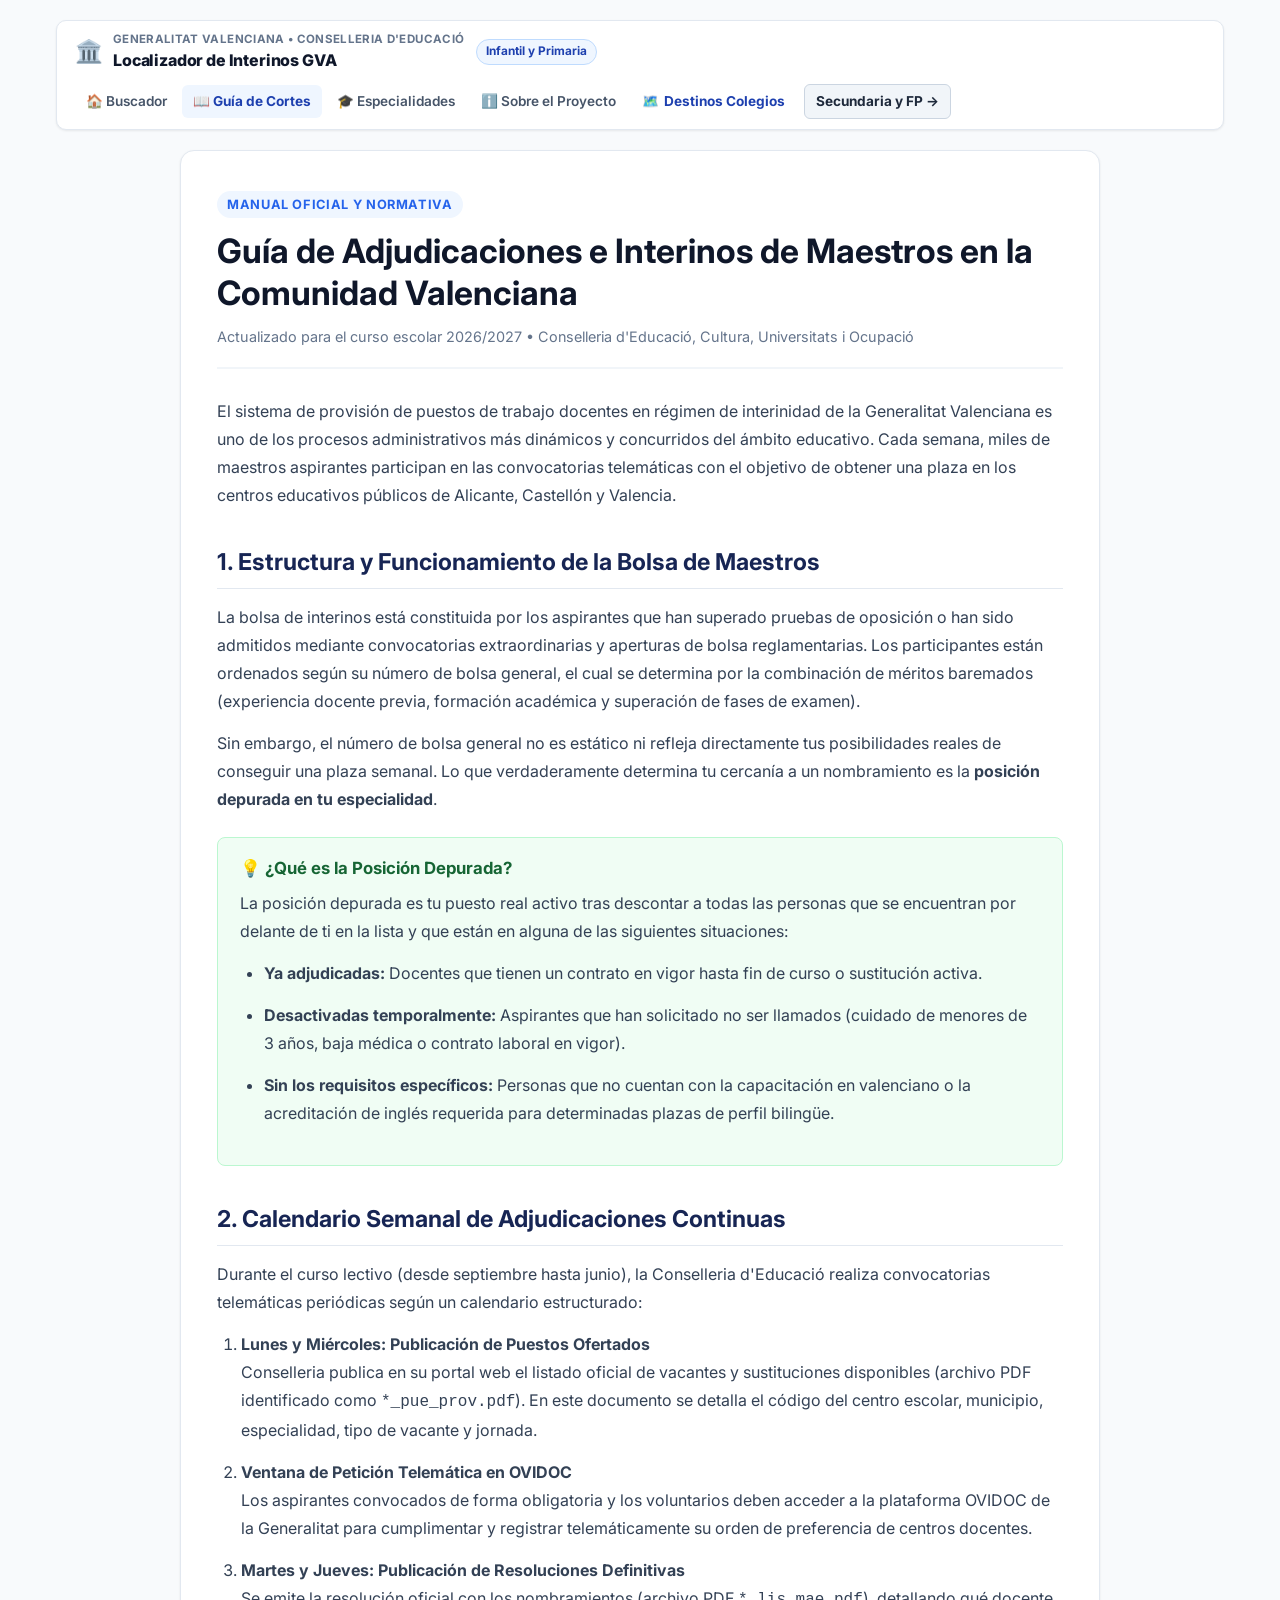
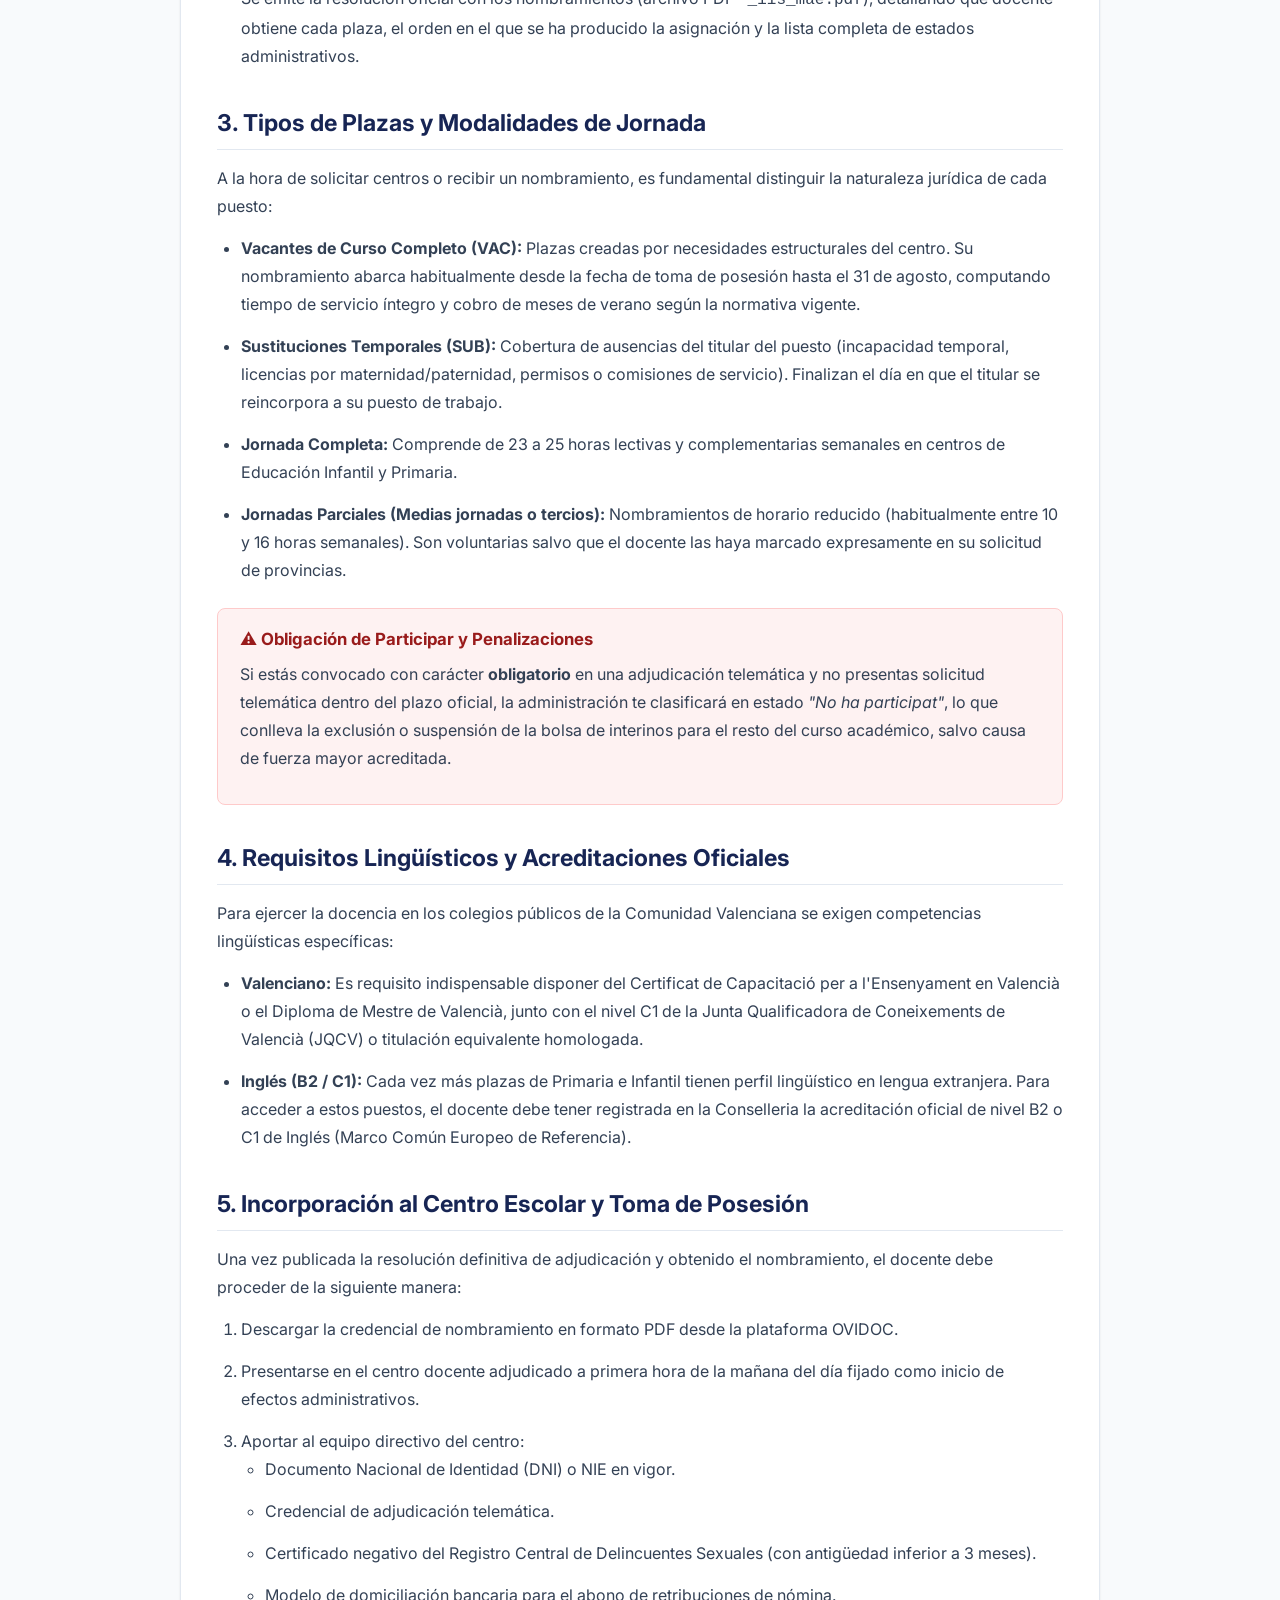
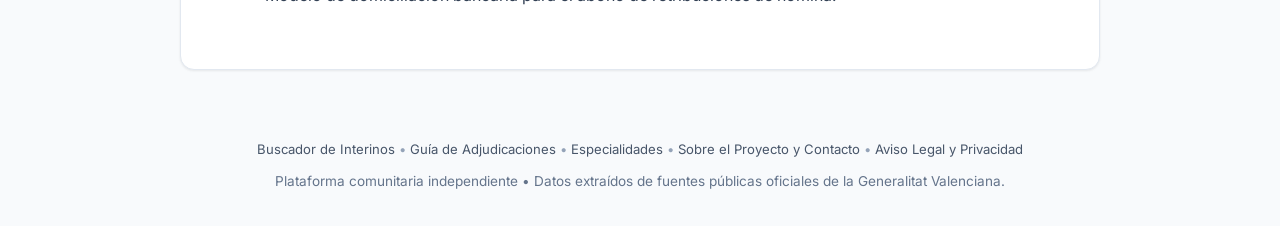
<file: guia-adjudicaciones.html>
<!DOCTYPE html>
<html lang="es">
<head>
  <meta charset="UTF-8">
  <meta name="viewport" content="width=device-width, initial-scale=1.0">
  <title>Guía Completa de Adjudicaciones e Interinos GVA 2026/2027 - Bolsa de Maestros</title>
  <meta name="description" content="Guía exhaustiva para maestros interinos de la Comunidad Valenciana: funcionamiento de adjudicaciones semanales, tipos de plazas, normativa, OVIDOC y cómo calcular tu posición real.">
  <meta name="keywords" content="adjudicaciones gva, interinos maestros valencia, ovidoc, plazas vacantes conselleria, bolsa interinos educacio">
  <meta name="robots" content="index, follow">
  <link rel="canonical" href="https://bolsamaestrosinterinosgva.es/guia-adjudicaciones.html">
  <link rel="preconnect" href="https://fonts.googleapis.com">
  <link rel="preconnect" href="https://fonts.gstatic.com" crossorigin>
  <link href="https://fonts.googleapis.com/css2?family=Inter:wght@300;400;500;600;700;800&display=swap" rel="stylesheet">
  <link rel="stylesheet" href="css/style.css?v=20261004b">
  <!-- Google tag (gtag.js) - Google Analytics 4 -->
  <script async src="https://www.googletagmanager.com/gtag/js?id=G-SM4D94ZE4M"></script>
  <script>
    window.dataLayer = window.dataLayer || [];
    function gtag(){dataLayer.push(arguments);}
    gtag('js', new Date());
    gtag('config', 'G-SM4D94ZE4M');
  </script>
  <!-- Google AdSense Oficial -->
  <script async src="https://pagead2.googlesyndication.com/pagead/js/adsbygoogle.js?client=ca-pub-7842650272336816" crossorigin="anonymous"></script>
  <style>
    .article-container {
      max-width: 920px;
      margin: 0 auto;
      background: #ffffff;
      padding: 40px 36px;
      border-radius: var(--radius-lg);
      border: 1px solid var(--slate-200);
      box-shadow: var(--shadow-sm);
    }
    .article-header {
      border-bottom: 2px solid var(--slate-100);
      padding-bottom: 20px;
      margin-bottom: 28px;
    }
    .article-tag {
      display: inline-block;
      background: #eff6ff;
      color: #2563eb;
      font-size: 0.8rem;
      font-weight: 700;
      padding: 4px 10px;
      border-radius: 20px;
      margin-bottom: 12px;
      text-transform: uppercase;
      letter-spacing: 0.05em;
    }
    .article-container h1 {
      font-size: 2.1rem;
      color: var(--slate-900);
      line-height: 1.25;
      margin-bottom: 12px;
    }
    .article-meta {
      font-size: 0.9rem;
      color: var(--slate-500);
    }
    .article-container h2 {
      font-size: 1.45rem;
      color: var(--primary-dark);
      margin-top: 36px;
      margin-bottom: 14px;
      padding-bottom: 8px;
      border-bottom: 1px solid var(--slate-200);
    }
    .article-container h3 {
      font-size: 1.15rem;
      color: var(--slate-800);
      margin-top: 22px;
      margin-bottom: 10px;
    }
    .article-container p, .article-container li {
      font-size: 1rem;
      color: var(--slate-700);
      line-height: 1.75;
      margin-bottom: 14px;
    }
    .article-container ul, .article-container ol {
      margin-left: 24px;
      margin-bottom: 20px;
    }
    .article-container blockquote {
      background: #f8fafc;
      border-left: 4px solid var(--primary);
      padding: 16px 20px;
      margin: 24px 0;
      border-radius: 0 8px 8px 0;
      color: var(--slate-800);
      font-style: italic;
    }
    .info-callout {
      background: #f0fdf4;
      border: 1px solid #bbf7d0;
      border-radius: 8px;
      padding: 18px 22px;
      margin: 24px 0;
    }
    .info-callout h4 {
      color: #166534;
      margin-top: 0;
      margin-bottom: 8px;
      font-size: 1.05rem;
    }
    .warning-callout {
      background: #fef2f2;
      border: 1px solid #fecaca;
      border-radius: 8px;
      padding: 18px 22px;
      margin: 24px 0;
    }
    .warning-callout h4 {
      color: #991b1b;
      margin-top: 0;
      margin-bottom: 8px;
      font-size: 1.05rem;
    }
    .site-nav {
      background: #ffffff;
      border-bottom: 1px solid var(--slate-200);
      padding: 12px 24px;
      margin-bottom: 24px;
      border-radius: var(--radius-md);
      display: flex;
      justify-content: space-between;
      align-items: center;
      flex-wrap: wrap;
      gap: 12px;
    }
    .site-nav-links {
      display: flex;
      gap: 16px;
      flex-wrap: wrap;
      align-items: center;
    }
    .site-nav-links a {
      color: var(--slate-600);
      text-decoration: none;
      font-weight: 600;
      font-size: 0.9rem;
      transition: color 0.15s;
    }
    .site-nav-links a:hover, .site-nav-links a.active {
      color: var(--primary);
    }
  </style>
</head>
<body>
  <div class="app-container">
    <!-- Barra Superior Institucional Unificada -->
    <header class="portal-header-bar">
      <div class="portal-brand-block">
        <a href="index.html" class="portal-logo-link">
          <span class="portal-logo-icon">🏛️</span>
          <div class="portal-logo-texts">
            <span class="portal-org-name">Generalitat Valenciana &bull; Conselleria d'Educaci&oacute;</span>
            <span class="portal-app-title">Localizador de Interinos GVA</span>
          </div>
        </a>
        <span class="portal-stage-badge">Infantil y Primaria</span>
      </div>

      <button class="portal-nav-toggle" id="portalNavToggle" aria-label="Abrir menú de navegación" aria-expanded="false">
        <span class="nav-toggle-icon">☰</span>
        <span class="nav-toggle-text">Menú</span>
      </button>

      <nav class="portal-nav-links" id="portalNavLinks" aria-label="Navegaci&oacute;n principal">
        <a href="index.html" class="nav-link">🏠 Buscador</a>
        <a href="guia-adjudicaciones.html" class="nav-link active">📖 Gu&iacute;a de Cortes</a>
        <a href="especialidades.html" class="nav-link">🎓 Especialidades</a>
        <a href="sobre-el-proyecto.html" class="nav-link">ℹ️ Sobre el Proyecto</a>
        <a href="https://destinos.bolsamaestrosinterinosgva.es/" target="_blank" rel="noopener" class="nav-link nav-link-external" title="Calculador de distancias en coche a colegios">
          <span>🗺️</span> Destinos Colegios
        </a>
        <a href="secundaria/index.html" class="nav-link nav-link-switch" title="Cambiar al portal de Secundaria y FP">
          Secundaria y FP &rarr;
        </a>
      </nav>
    </header>

    <article class="article-container">
      <header class="article-header">
        <span class="article-tag">Manual Oficial y Normativa</span>
        <h1>Guía de Adjudicaciones e Interinos de Maestros en la Comunidad Valenciana</h1>
        <div class="article-meta">
          <span>Actualizado para el curso escolar 2026/2027</span> &bull; 
          <span>Conselleria d'Educació, Cultura, Universitats i Ocupació</span>
        </div>
      </header>

      <p class="lead">
        El sistema de provisión de puestos de trabajo docentes en régimen de interinidad de la Generalitat Valenciana es uno de los procesos administrativos más dinámicos y concurridos del ámbito educativo. Cada semana, miles de maestros aspirantes participan en las convocatorias telemáticas con el objetivo de obtener una plaza en los centros educativos públicos de Alicante, Castellón y Valencia.
      </p>

      <h2>1. Estructura y Funcionamiento de la Bolsa de Maestros</h2>
      <p>
        La bolsa de interinos está constituida por los aspirantes que han superado pruebas de oposición o han sido admitidos mediante convocatorias extraordinarias y aperturas de bolsa reglamentarias. Los participantes están ordenados según su número de bolsa general, el cual se determina por la combinación de méritos baremados (experiencia docente previa, formación académica y superación de fases de examen).
      </p>
      <p>
        Sin embargo, el número de bolsa general no es estático ni refleja directamente tus posibilidades reales de conseguir una plaza semanal. Lo que verdaderamente determina tu cercanía a un nombramiento es la <strong>posición depurada en tu especialidad</strong>.
      </p>

      <div class="info-callout">
        <h4>💡 ¿Qué es la Posición Depurada?</h4>
        <p>
          La posición depurada es tu puesto real activo tras descontar a todas las personas que se encuentran por delante de ti en la lista y que están en alguna de las siguientes situaciones:
        </p>
        <ul>
          <li><strong>Ya adjudicadas:</strong> Docentes que tienen un contrato en vigor hasta fin de curso o sustitución activa.</li>
          <li><strong>Desactivadas temporalmente:</strong> Aspirantes que han solicitado no ser llamados (cuidado de menores de 3 años, baja médica o contrato laboral en vigor).</li>
          <li><strong>Sin los requisitos específicos:</strong> Personas que no cuentan con la capacitación en valenciano o la acreditación de inglés requerida para determinadas plazas de perfil bilingüe.</li>
        </ul>
      </div>

      <h2>2. Calendario Semanal de Adjudicaciones Continuas</h2>
      <p>
        Durante el curso lectivo (desde septiembre hasta junio), la Conselleria d'Educació realiza convocatorias telemáticas periódicas según un calendario estructurado:
      </p>
      <ol>
        <li>
          <strong>Lunes y Miércoles: Publicación de Puestos Ofertados</strong><br>
          Conselleria publica en su portal web el listado oficial de vacantes y sustituciones disponibles (archivo PDF identificado como <code>*_pue_prov.pdf</code>). En este documento se detalla el código del centro escolar, municipio, especialidad, tipo de vacante y jornada.
        </li>
        <li>
          <strong>Ventana de Petición Telemática en OVIDOC</strong><br>
          Los aspirantes convocados de forma obligatoria y los voluntarios deben acceder a la plataforma OVIDOC de la Generalitat para cumplimentar y registrar telemáticamente su orden de preferencia de centros docentes.
        </li>
        <li>
          <strong>Martes y Jueves: Publicación de Resoluciones Definitivas</strong><br>
          Se emite la resolución oficial con los nombramientos (archivo PDF <code>*_lis_mae.pdf</code>), detallando qué docente obtiene cada plaza, el orden en el que se ha producido la asignación y la lista completa de estados administrativos.
        </li>
      </ol>

      <h2>3. Tipos de Plazas y Modalidades de Jornada</h2>
      <p>
        A la hora de solicitar centros o recibir un nombramiento, es fundamental distinguir la naturaleza jurídica de cada puesto:
      </p>
      <ul>
        <li>
          <strong>Vacantes de Curso Completo (VAC):</strong> Plazas creadas por necesidades estructurales del centro. Su nombramiento abarca habitualmente desde la fecha de toma de posesión hasta el 31 de agosto, computando tiempo de servicio íntegro y cobro de meses de verano según la normativa vigente.
        </li>
        <li>
          <strong>Sustituciones Temporales (SUB):</strong> Cobertura de ausencias del titular del puesto (incapacidad temporal, licencias por maternidad/paternidad, permisos o comisiones de servicio). Finalizan el día en que el titular se reincorpora a su puesto de trabajo.
        </li>
        <li>
          <strong>Jornada Completa:</strong> Comprende de 23 a 25 horas lectivas y complementarias semanales en centros de Educación Infantil y Primaria.
        </li>
        <li>
          <strong>Jornadas Parciales (Medias jornadas o tercios):</strong> Nombramientos de horario reducido (habitualmente entre 10 y 16 horas semanales). Son voluntarias salvo que el docente las haya marcado expresamente en su solicitud de provincias.
        </li>
      </ul>

      <div class="warning-callout">
        <h4>⚠️ Obligación de Participar y Penalizaciones</h4>
        <p>
          Si estás convocado con carácter <strong>obligatorio</strong> en una adjudicación telemática y no presentas solicitud telemática dentro del plazo oficial, la administración te clasificará en estado <em>"No ha participat"</em>, lo que conlleva la exclusión o suspensión de la bolsa de interinos para el resto del curso académico, salvo causa de fuerza mayor acreditada.
        </p>
      </div>

      <h2>4. Requisitos Lingüísticos y Acreditaciones Oficiales</h2>
      <p>
        Para ejercer la docencia en los colegios públicos de la Comunidad Valenciana se exigen competencias lingüísticas específicas:
      </p>
      <ul>
        <li>
          <strong>Valenciano:</strong> Es requisito indispensable disponer del Certificat de Capacitació per a l'Ensenyament en Valencià o el Diploma de Mestre de Valencià, junto con el nivel C1 de la Junta Qualificadora de Coneixements de Valencià (JQCV) o titulación equivalente homologada.
        </li>
        <li>
          <strong>Inglés (B2 / C1):</strong> Cada vez más plazas de Primaria e Infantil tienen perfil lingüístico en lengua extranjera. Para acceder a estos puestos, el docente debe tener registrada en la Conselleria la acreditación oficial de nivel B2 o C1 de Inglés (Marco Común Europeo de Referencia).
        </li>
      </ul>

      <h2>5. Incorporación al Centro Escolar y Toma de Posesión</h2>
      <p>
        Una vez publicada la resolución definitiva de adjudicación y obtenido el nombramiento, el docente debe proceder de la siguiente manera:
      </p>
      <ol>
        <li>Descargar la credencial de nombramiento en formato PDF desde la plataforma OVIDOC.</li>
        <li>Presentarse en el centro docente adjudicado a primera hora de la mañana del día fijado como inicio de efectos administrativos.</li>
        <li>Aportar al equipo directivo del centro:
          <ul>
            <li>Documento Nacional de Identidad (DNI) o NIE en vigor.</li>
            <li>Credencial de adjudicación telemática.</li>
            <li>Certificado negativo del Registro Central de Delincuentes Sexuales (con antigüedad inferior a 3 meses).</li>
            <li>Modelo de domiciliación bancaria para el abono de retribuciones de nómina.</li>
          </ul>
        </li>
      </ol>
    </article>

    <!-- Footer -->
    <footer class="main-footer" style="margin-top: 36px;">
      <div class="footer-legal-links">
        <a href="index.html">Buscador de Interinos</a> &bull;
        <a href="guia-adjudicaciones.html">Guía de Adjudicaciones</a> &bull;
        <a href="especialidades.html">Especialidades</a> &bull;
        <a href="sobre-el-proyecto.html">Sobre el Proyecto y Contacto</a> &bull;
        <a href="privacidad.html">Aviso Legal y Privacidad</a>
      </div>
      <p style="margin-top:12px; font-size:0.85rem; color:var(--slate-500);">
        Plataforma comunitaria independiente &bull; Datos extraídos de fuentes públicas oficiales de la Generalitat Valenciana.
      </p>
    </footer>
  </div>
  <script>
    (function () {
      var navToggle = document.getElementById("portalNavToggle");
      var navLinks = document.getElementById("portalNavLinks");
      if (navToggle && navLinks) {
        navToggle.addEventListener("click", function (e) {
          e.stopPropagation();
          var isOpen = navLinks.classList.toggle("open");
          navToggle.setAttribute("aria-expanded", isOpen ? "true" : "false");
          navToggle.classList.toggle("active", isOpen);
          var icon = navToggle.querySelector(".nav-toggle-icon");
          var text = navToggle.querySelector(".nav-toggle-text");
          if (icon) icon.textContent = isOpen ? "✕" : "☰";
          if (text) text.textContent = isOpen ? "Cerrar" : "Menú";
        });
        document.addEventListener("click", function (e) {
          if (navLinks.classList.contains("open") && !navLinks.contains(e.target) && !navToggle.contains(e.target)) {
            navLinks.classList.remove("open");
            navToggle.setAttribute("aria-expanded", "false");
            navToggle.classList.remove("active");
            var icon = navToggle.querySelector(".nav-toggle-icon");
            var text = navToggle.querySelector(".nav-toggle-text");
            if (icon) icon.textContent = "☰";
            if (text) text.textContent = "Menú";
          }
        });
      }
    })();
  </script>
</body>
</html>
</file>
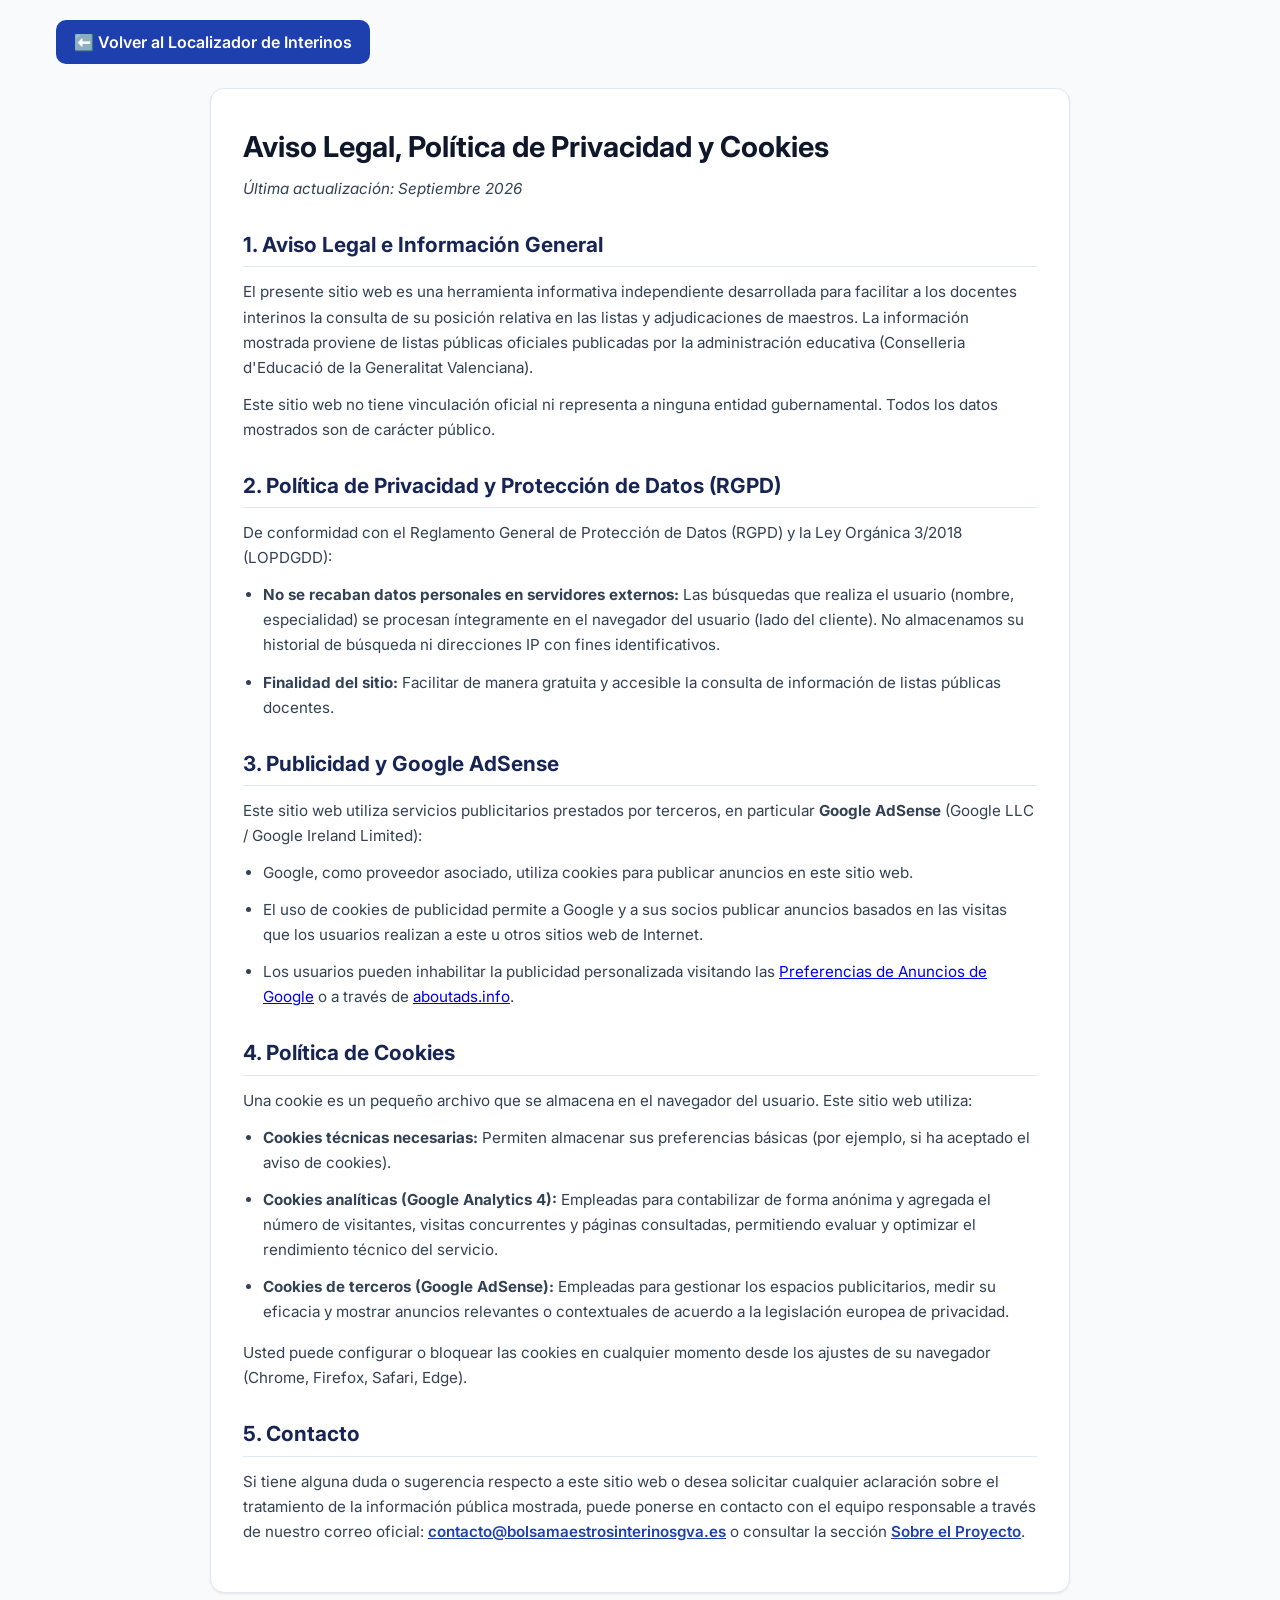
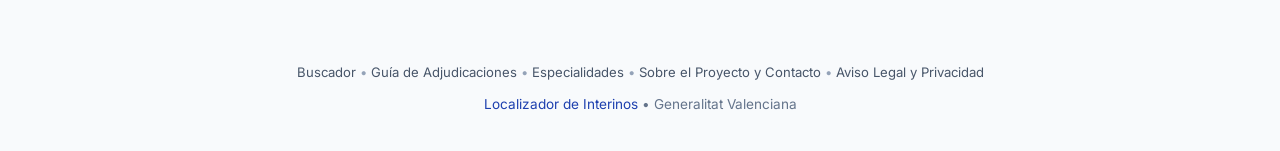
<file: privacidad.html>
<!DOCTYPE html>
<html lang="es">
<head>
  <meta charset="UTF-8">
  <meta name="viewport" content="width=device-width, initial-scale=1.0">
  <title>Aviso Legal, Privacidad y Cookies - Localizador de Interinos</title>
  <meta name="description" content="Aviso legal, política de privacidad y política de cookies de la herramienta comunitaria independiente Localizador de Interinos GVA.">
  <meta name="robots" content="index, follow">
  <link rel="canonical" href="https://bolsamaestrosinterinosgva.es/privacidad.html">
  <link rel="preconnect" href="https://fonts.googleapis.com">
  <link rel="preconnect" href="https://fonts.gstatic.com" crossorigin>
  <link href="https://fonts.googleapis.com/css2?family=Inter:wght@300;400;500;600;700;800&display=swap" rel="stylesheet">
  <link rel="stylesheet" href="css/style.css">
  <!-- Google tag (gtag.js) - Google Analytics 4 -->
  <script async src="https://www.googletagmanager.com/gtag/js?id=G-SM4D94ZE4M"></script>
  <script>
    window.dataLayer = window.dataLayer || [];
    function gtag(){dataLayer.push(arguments);}
    gtag('js', new Date());

    gtag('config', 'G-SM4D94ZE4M');
  </script>
  <style>
    .legal-content {
      max-width: 860px;
      margin: 0 auto;
      background: #ffffff;
      padding: 36px 32px;
      border-radius: var(--radius-lg);
      border: 1px solid var(--slate-200);
      box-shadow: var(--shadow-sm);
    }
    .legal-content h1 {
      font-size: 1.8rem;
      color: var(--slate-900);
      margin-bottom: 8px;
    }
    .legal-content h2 {
      font-size: 1.3rem;
      color: var(--primary-dark);
      margin-top: 28px;
      margin-bottom: 12px;
      padding-bottom: 6px;
      border-bottom: 1px solid var(--slate-200);
    }
    .legal-content p, .legal-content li {
      font-size: 0.95rem;
      color: var(--slate-700);
      line-height: 1.65;
      margin-bottom: 12px;
    }
    .legal-content ul {
      margin-left: 20px;
      margin-bottom: 16px;
    }
    .btn-back-home {
      display: inline-flex;
      align-items: center;
      gap: 8px;
      background: var(--primary);
      color: #ffffff;
      padding: 10px 18px;
      border-radius: var(--radius-md);
      text-decoration: none;
      font-weight: 600;
      margin-bottom: 24px;
      transition: background 0.15s;
    }
    .btn-back-home:hover {
      background: var(--primary-hover);
    }
  </style>
</head>
<body>
  <div class="app-container">
    <a href="index.html" class="btn-back-home">⬅️ Volver al Localizador de Interinos</a>

    <article class="legal-content">
      <h1>Aviso Legal, Política de Privacidad y Cookies</h1>
      <p><em>Última actualización: Septiembre 2026</em></p>

      <h2>1. Aviso Legal e Información General</h2>
      <p>El presente sitio web es una herramienta informativa independiente desarrollada para facilitar a los docentes interinos la consulta de su posición relativa en las listas y adjudicaciones de maestros. La información mostrada proviene de listas públicas oficiales publicadas por la administración educativa (Conselleria d'Educació de la Generalitat Valenciana).</p>
      <p>Este sitio web no tiene vinculación oficial ni representa a ninguna entidad gubernamental. Todos los datos mostrados son de carácter público.</p>

      <h2>2. Política de Privacidad y Protección de Datos (RGPD)</h2>
      <p>De conformidad con el Reglamento General de Protección de Datos (RGPD) y la Ley Orgánica 3/2018 (LOPDGDD):</p>
      <ul>
        <li><strong>No se recaban datos personales en servidores externos:</strong> Las búsquedas que realiza el usuario (nombre, especialidad) se procesan íntegramente en el navegador del usuario (lado del cliente). No almacenamos su historial de búsqueda ni direcciones IP con fines identificativos.</li>
        <li><strong>Finalidad del sitio:</strong> Facilitar de manera gratuita y accesible la consulta de información de listas públicas docentes.</li>
      </ul>

      <h2>3. Publicidad y Google AdSense</h2>
      <p>Este sitio web utiliza servicios publicitarios prestados por terceros, en particular <strong>Google AdSense</strong> (Google LLC / Google Ireland Limited):</p>
      <ul>
        <li>Google, como proveedor asociado, utiliza cookies para publicar anuncios en este sitio web.</li>
        <li>El uso de cookies de publicidad permite a Google y a sus socios publicar anuncios basados en las visitas que los usuarios realizan a este u otros sitios web de Internet.</li>
        <li>Los usuarios pueden inhabilitar la publicidad personalizada visitando las <a href="https://adssettings.google.com" target="_blank" rel="noopener noreferrer">Preferencias de Anuncios de Google</a> o a través de <a href="https://www.aboutads.info" target="_blank" rel="noopener noreferrer">aboutads.info</a>.</li>
      </ul>

      <h2>4. Política de Cookies</h2>
      <p>Una cookie es un pequeño archivo que se almacena en el navegador del usuario. Este sitio web utiliza:</p>
      <ul>
        <li><strong>Cookies técnicas necesarias:</strong> Permiten almacenar sus preferencias básicas (por ejemplo, si ha aceptado el aviso de cookies).</li>
        <li><strong>Cookies analíticas (Google Analytics 4):</strong> Empleadas para contabilizar de forma anónima y agregada el número de visitantes, visitas concurrentes y páginas consultadas, permitiendo evaluar y optimizar el rendimiento técnico del servicio.</li>
        <li><strong>Cookies de terceros (Google AdSense):</strong> Empleadas para gestionar los espacios publicitarios, medir su eficacia y mostrar anuncios relevantes o contextuales de acuerdo a la legislación europea de privacidad.</li>
      </ul>
      <p>Usted puede configurar o bloquear las cookies en cualquier momento desde los ajustes de su navegador (Chrome, Firefox, Safari, Edge).</p>

      <h2>5. Contacto</h2>
      <p>Si tiene alguna duda o sugerencia respecto a este sitio web o desea solicitar cualquier aclaración sobre el tratamiento de la información pública mostrada, puede ponerse en contacto con el equipo responsable a través de nuestro correo oficial: <a href="mailto:contacto@bolsamaestrosinterinosgva.es" style="color:var(--primary); font-weight:600;">contacto@bolsamaestrosinterinosgva.es</a> o consultar la sección <a href="sobre-el-proyecto.html" style="color:var(--primary); font-weight:600;">Sobre el Proyecto</a>.</p>
    </article>

    <footer class="main-footer" style="margin-top: 36px;">
      <div class="footer-legal-links">
        <a href="index.html">Buscador</a> &bull; 
        <a href="guia-adjudicaciones.html">Guía de Adjudicaciones</a> &bull; 
        <a href="especialidades.html">Especialidades</a> &bull; 
        <a href="sobre-el-proyecto.html">Sobre el Proyecto y Contacto</a> &bull; 
        <a href="privacidad.html">Aviso Legal y Privacidad</a>
      </div>
      <p style="margin-top:12px; font-size:0.85rem; color:var(--slate-500);"><a href="index.html" style="color: var(--primary); text-decoration: none;">Localizador de Interinos</a> &bull; Generalitat Valenciana</p>
    </footer>
  </div>
</body>
</html>
</file>
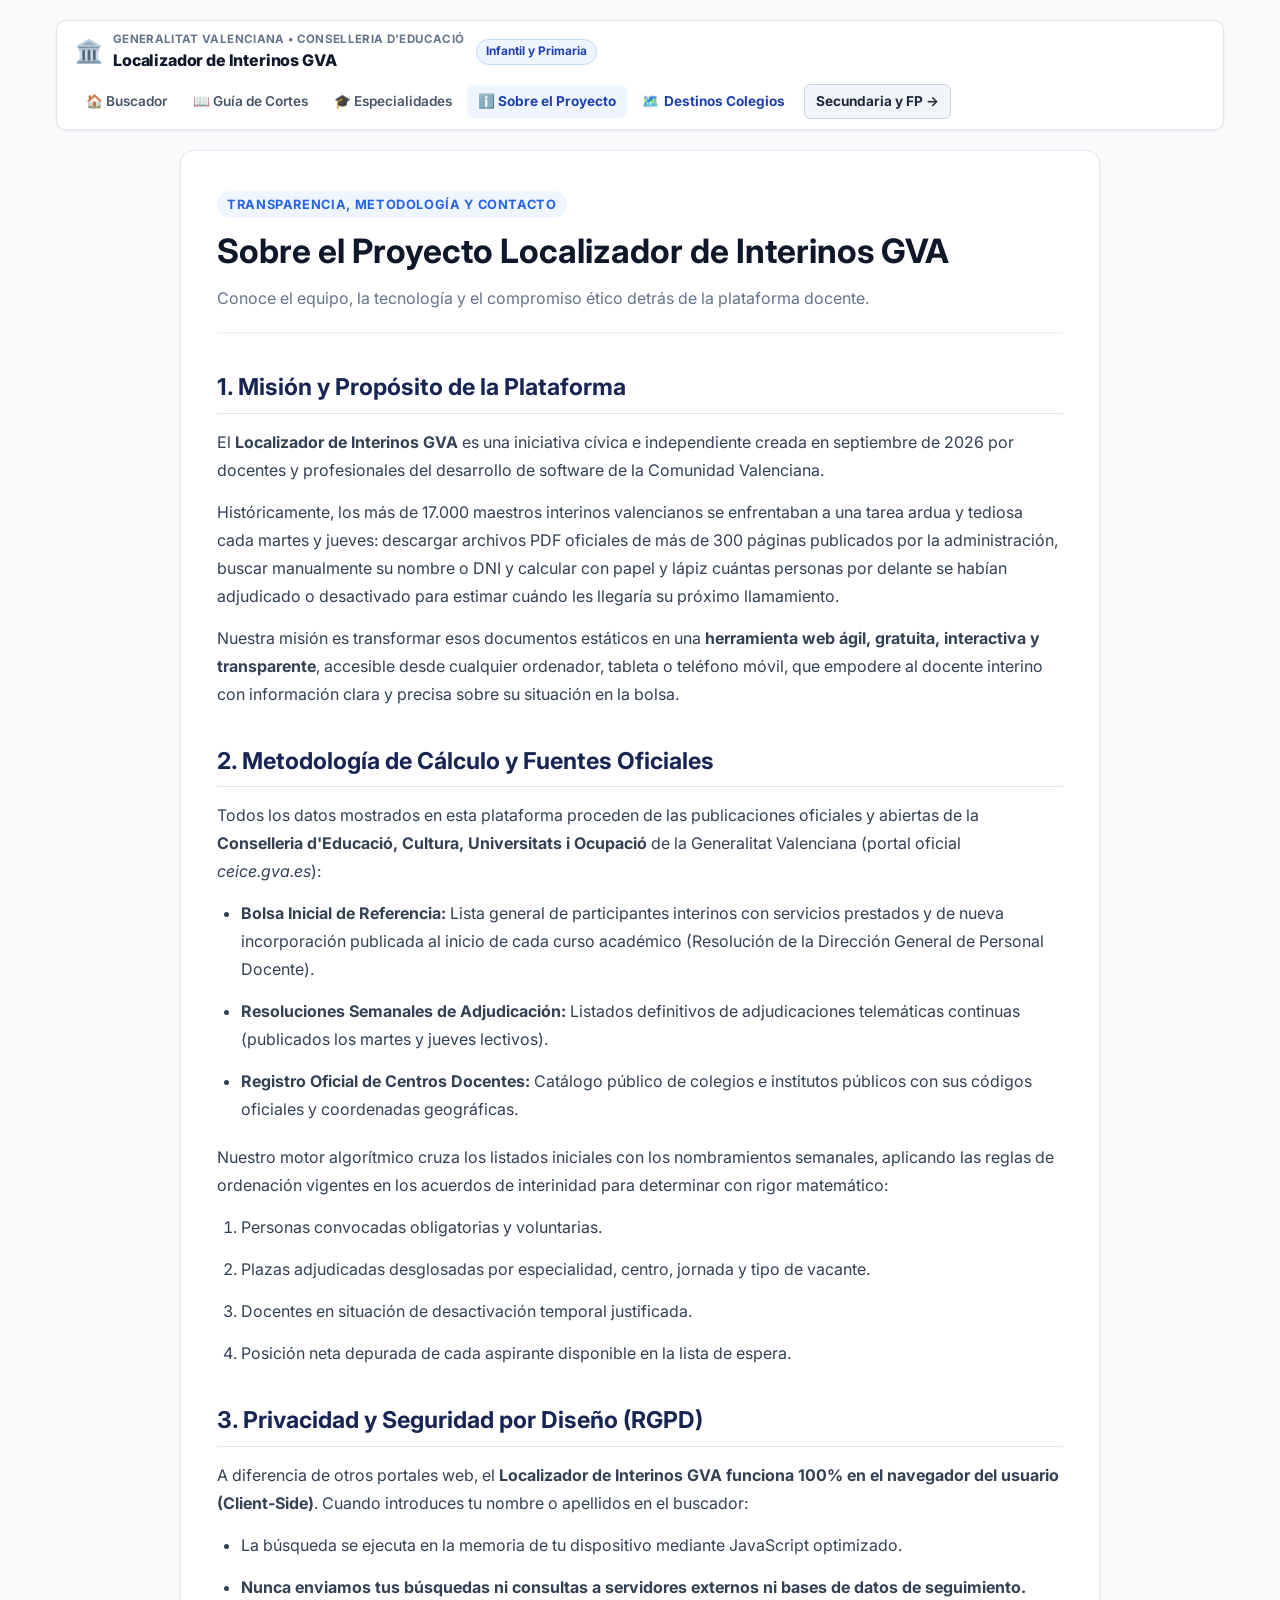
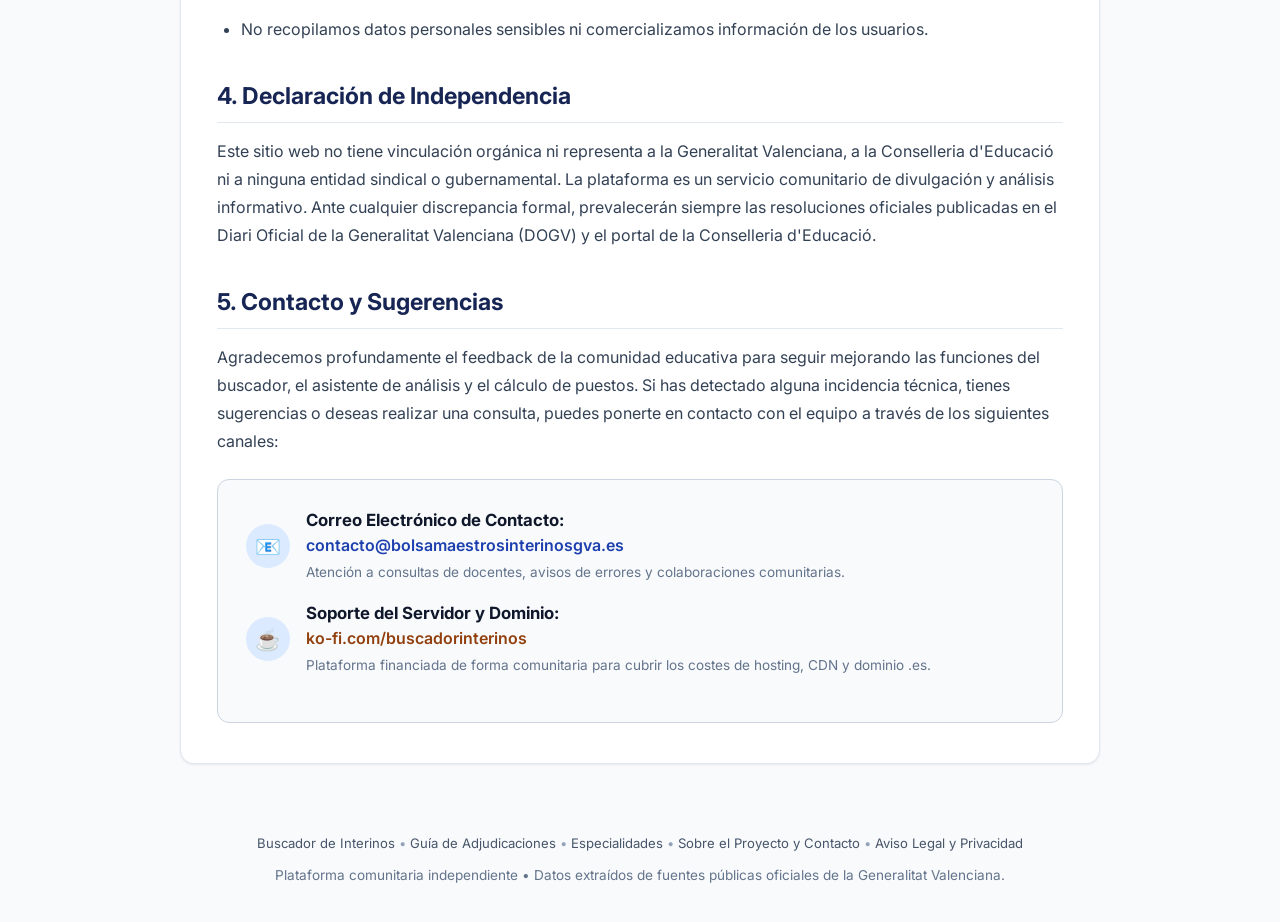
<file: sobre-el-proyecto.html>
<!DOCTYPE html>
<html lang="es">
<head>
  <meta charset="UTF-8">
  <meta name="viewport" content="width=device-width, initial-scale=1.0">
  <title>Sobre el Proyecto, Metodología y Contacto - Bolsa de Maestros Interinos GVA</title>
  <meta name="description" content="Información sobre la plataforma comunitaria independiente Localizador de Interinos GVA. Metodología de análisis, origen de datos públicos oficiales y formulario de contacto.">
  <meta name="keywords" content="sobre nosotros interinos valencia, contacto maestros gva, metodologia calculo posiciones bolsa">
  <meta name="robots" content="index, follow">
  <link rel="canonical" href="https://bolsamaestrosinterinosgva.es/sobre-el-proyecto.html">
  <link rel="preconnect" href="https://fonts.googleapis.com">
  <link rel="preconnect" href="https://fonts.gstatic.com" crossorigin>
  <link href="https://fonts.googleapis.com/css2?family=Inter:wght@300;400;500;600;700;800&display=swap" rel="stylesheet">
  <link rel="stylesheet" href="css/style.css?v=20261004b">
  <!-- Google tag (gtag.js) - Google Analytics 4 -->
  <script async src="https://www.googletagmanager.com/gtag/js?id=G-SM4D94ZE4M"></script>
  <script>
    window.dataLayer = window.dataLayer || [];
    function gtag(){dataLayer.push(arguments);}
    gtag('js', new Date());
    gtag('config', 'G-SM4D94ZE4M');
  </script>
  <!-- Google AdSense Oficial -->
  <script async src="https://pagead2.googlesyndication.com/pagead/js/adsbygoogle.js?client=ca-pub-7842650272336816" crossorigin="anonymous"></script>
  <style>
    .article-container {
      max-width: 920px;
      margin: 0 auto;
      background: #ffffff;
      padding: 40px 36px;
      border-radius: var(--radius-lg);
      border: 1px solid var(--slate-200);
      box-shadow: var(--shadow-sm);
    }
    .article-header {
      border-bottom: 2px solid var(--slate-100);
      padding-bottom: 20px;
      margin-bottom: 28px;
    }
    .article-tag {
      display: inline-block;
      background: #eff6ff;
      color: #2563eb;
      font-size: 0.8rem;
      font-weight: 700;
      padding: 4px 10px;
      border-radius: 20px;
      margin-bottom: 12px;
      text-transform: uppercase;
      letter-spacing: 0.05em;
    }
    .article-container h1 {
      font-size: 2.1rem;
      color: var(--slate-900);
      line-height: 1.25;
      margin-bottom: 12px;
    }
    .article-container h2 {
      font-size: 1.45rem;
      color: var(--primary-dark);
      margin-top: 36px;
      margin-bottom: 14px;
      padding-bottom: 8px;
      border-bottom: 1px solid var(--slate-200);
    }
    .article-container p, .article-container li {
      font-size: 1rem;
      color: var(--slate-700);
      line-height: 1.75;
      margin-bottom: 14px;
    }
    .article-container ul, .article-container ol {
      margin-left: 24px;
      margin-bottom: 20px;
    }
    .contact-box {
      background: #f8fafc;
      border: 1px solid var(--slate-300);
      border-radius: 12px;
      padding: 28px;
      margin-top: 24px;
    }
    .contact-method {
      display: flex;
      align-items: center;
      gap: 16px;
      margin-bottom: 16px;
    }
    .contact-icon {
      width: 44px;
      height: 44px;
      background: #dbeafe;
      color: #1e40af;
      border-radius: 50%;
      display: flex;
      align-items: center;
      justify-content: center;
      font-size: 1.3rem;
      flex-shrink: 0;
    }
    .site-nav {
      background: #ffffff;
      border-bottom: 1px solid var(--slate-200);
      padding: 12px 24px;
      margin-bottom: 24px;
      border-radius: var(--radius-md);
      display: flex;
      justify-content: space-between;
      align-items: center;
      flex-wrap: wrap;
      gap: 12px;
    }
    .site-nav-links {
      display: flex;
      gap: 16px;
      flex-wrap: wrap;
      align-items: center;
    }
    .site-nav-links a {
      color: var(--slate-600);
      text-decoration: none;
      font-weight: 600;
      font-size: 0.9rem;
      transition: color 0.15s;
    }
    .site-nav-links a:hover, .site-nav-links a.active {
      color: var(--primary);
    }
  </style>
</head>
<body>
  <div class="app-container">
    <!-- Barra Superior Institucional Unificada -->
    <header class="portal-header-bar">
      <div class="portal-brand-block">
        <a href="index.html" class="portal-logo-link">
          <span class="portal-logo-icon">🏛️</span>
          <div class="portal-logo-texts">
            <span class="portal-org-name">Generalitat Valenciana &bull; Conselleria d'Educaci&oacute;</span>
            <span class="portal-app-title">Localizador de Interinos GVA</span>
          </div>
        </a>
        <span class="portal-stage-badge">Infantil y Primaria</span>
      </div>

      <button class="portal-nav-toggle" id="portalNavToggle" aria-label="Abrir menú de navegación" aria-expanded="false">
        <span class="nav-toggle-icon">☰</span>
        <span class="nav-toggle-text">Menú</span>
      </button>

      <nav class="portal-nav-links" id="portalNavLinks" aria-label="Navegaci&oacute;n principal">
        <a href="index.html" class="nav-link">🏠 Buscador</a>
        <a href="guia-adjudicaciones.html" class="nav-link">📖 Gu&iacute;a de Cortes</a>
        <a href="especialidades.html" class="nav-link">🎓 Especialidades</a>
        <a href="sobre-el-proyecto.html" class="nav-link active">ℹ️ Sobre el Proyecto</a>
        <a href="https://destinos.bolsamaestrosinterinosgva.es/" target="_blank" rel="noopener" class="nav-link nav-link-external" title="Calculador de distancias en coche a colegios">
          <span>🗺️</span> Destinos Colegios
        </a>
        <a href="secundaria/index.html" class="nav-link nav-link-switch" title="Cambiar al portal de Secundaria y FP">
          Secundaria y FP &rarr;
        </a>
      </nav>
    </header>

    <article class="article-container">
      <header class="article-header">
        <span class="article-tag">Transparencia, Metodología y Contacto</span>
        <h1>Sobre el Proyecto Localizador de Interinos GVA</h1>
        <p style="color: var(--slate-500); margin: 0;">Conoce el equipo, la tecnología y el compromiso ético detrás de la plataforma docente.</p>
      </header>

      <h2>1. Misión y Propósito de la Plataforma</h2>
      <p>
        El <strong>Localizador de Interinos GVA</strong> es una iniciativa cívica e independiente creada en septiembre de 2026 por docentes y profesionales del desarrollo de software de la Comunidad Valenciana.
      </p>
      <p>
        Históricamente, los más de 17.000 maestros interinos valencianos se enfrentaban a una tarea ardua y tediosa cada martes y jueves: descargar archivos PDF oficiales de más de 300 páginas publicados por la administración, buscar manualmente su nombre o DNI y calcular con papel y lápiz cuántas personas por delante se habían adjudicado o desactivado para estimar cuándo les llegaría su próximo llamamiento.
      </p>
      <p>
        Nuestra misión es transformar esos documentos estáticos en una <strong>herramienta web ágil, gratuita, interactiva y transparente</strong>, accesible desde cualquier ordenador, tableta o teléfono móvil, que empodere al docente interino con información clara y precisa sobre su situación en la bolsa.
      </p>

      <h2>2. Metodología de Cálculo y Fuentes Oficiales</h2>
      <p>
        Todos los datos mostrados en esta plataforma proceden de las publicaciones oficiales y abiertas de la <strong>Conselleria d'Educació, Cultura, Universitats i Ocupació</strong> de la Generalitat Valenciana (portal oficial <em>ceice.gva.es</em>):
      </p>
      <ul>
        <li>
          <strong>Bolsa Inicial de Referencia:</strong> Lista general de participantes interinos con servicios prestados y de nueva incorporación publicada al inicio de cada curso académico (Resolución de la Dirección General de Personal Docente).
        </li>
        <li>
          <strong>Resoluciones Semanales de Adjudicación:</strong> Listados definitivos de adjudicaciones telemáticas continuas (publicados los martes y jueves lectivos).
        </li>
        <li>
          <strong>Registro Oficial de Centros Docentes:</strong> Catálogo público de colegios e institutos públicos con sus códigos oficiales y coordenadas geográficas.
        </li>
      </ul>
      <p>
        Nuestro motor algorítmico cruza los listados iniciales con los nombramientos semanales, aplicando las reglas de ordenación vigentes en los acuerdos de interinidad para determinar con rigor matemático:
      </p>
      <ol>
        <li>Personas convocadas obligatorias y voluntarias.</li>
        <li>Plazas adjudicadas desglosadas por especialidad, centro, jornada y tipo de vacante.</li>
        <li>Docentes en situación de desactivación temporal justificada.</li>
        <li>Posición neta depurada de cada aspirante disponible en la lista de espera.</li>
      </ol>

      <h2>3. Privacidad y Seguridad por Diseño (RGPD)</h2>
      <p>
        A diferencia de otros portales web, el <strong>Localizador de Interinos GVA funciona 100% en el navegador del usuario (Client-Side)</strong>. Cuando introduces tu nombre o apellidos en el buscador:
      </p>
      <ul>
        <li>La búsqueda se ejecuta en la memoria de tu dispositivo mediante JavaScript optimizado.</li>
        <li><strong>Nunca enviamos tus búsquedas ni consultas a servidores externos ni bases de datos de seguimiento.</strong></li>
        <li>No recopilamos datos personales sensibles ni comercializamos información de los usuarios.</li>
      </ul>

      <h2>4. Declaración de Independencia</h2>
      <p>
        Este sitio web no tiene vinculación orgánica ni representa a la Generalitat Valenciana, a la Conselleria d'Educació ni a ninguna entidad sindical o gubernamental. La plataforma es un servicio comunitario de divulgación y análisis informativo. Ante cualquier discrepancia formal, prevalecerán siempre las resoluciones oficiales publicadas en el Diari Oficial de la Generalitat Valenciana (DOGV) y el portal de la Conselleria d'Educació.
      </p>

      <h2>5. Contacto y Sugerencias</h2>
      <p>
        Agradecemos profundamente el feedback de la comunidad educativa para seguir mejorando las funciones del buscador, el asistente de análisis y el cálculo de puestos. Si has detectado alguna incidencia técnica, tienes sugerencias o deseas realizar una consulta, puedes ponerte en contacto con el equipo a través de los siguientes canales:
      </p>

      <div class="contact-box">
        <div class="contact-method">
          <div class="contact-icon">📧</div>
          <div>
            <strong style="color:var(--slate-900); font-size:1.05rem;">Correo Electrónico de Contacto:</strong><br>
            <a href="mailto:contacto@bolsamaestrosinterinosgva.es" style="color:var(--primary); font-weight:600; text-decoration:none; font-size:1rem;">
              contacto@bolsamaestrosinterinosgva.es
            </a>
            <p style="margin:4px 0 0 0; font-size:0.85rem; color:var(--slate-500);">
              Atención a consultas de docentes, avisos de errores y colaboraciones comunitarias.
            </p>
          </div>
        </div>

        <div class="contact-method">
          <div class="contact-icon">☕</div>
          <div>
            <strong style="color:var(--slate-900); font-size:1.05rem;">Soporte del Servidor y Dominio:</strong><br>
            <a href="https://ko-fi.com/buscadorinterinos" target="_blank" rel="noopener noreferrer" style="color:#92400e; font-weight:600; text-decoration:none;">
              ko-fi.com/buscadorinterinos
            </a>
            <p style="margin:4px 0 0 0; font-size:0.85rem; color:var(--slate-500);">
              Plataforma financiada de forma comunitaria para cubrir los costes de hosting, CDN y dominio .es.
            </p>
          </div>
        </div>
      </div>
    </article>

    <!-- Footer -->
    <footer class="main-footer" style="margin-top: 36px;">
      <div class="footer-legal-links">
        <a href="index.html">Buscador de Interinos</a> &bull;
        <a href="guia-adjudicaciones.html">Guía de Adjudicaciones</a> &bull;
        <a href="especialidades.html">Especialidades</a> &bull;
        <a href="sobre-el-proyecto.html">Sobre el Proyecto y Contacto</a> &bull;
        <a href="privacidad.html">Aviso Legal y Privacidad</a>
      </div>
      <p style="margin-top:12px; font-size:0.85rem; color:var(--slate-500);">
        Plataforma comunitaria independiente &bull; Datos extraídos de fuentes públicas oficiales de la Generalitat Valenciana.
      </p>
    </footer>
  </div>
  <script>
    (function () {
      var navToggle = document.getElementById("portalNavToggle");
      var navLinks = document.getElementById("portalNavLinks");
      if (navToggle && navLinks) {
        navToggle.addEventListener("click", function (e) {
          e.stopPropagation();
          var isOpen = navLinks.classList.toggle("open");
          navToggle.setAttribute("aria-expanded", isOpen ? "true" : "false");
          navToggle.classList.toggle("active", isOpen);
          var icon = navToggle.querySelector(".nav-toggle-icon");
          var text = navToggle.querySelector(".nav-toggle-text");
          if (icon) icon.textContent = isOpen ? "✕" : "☰";
          if (text) text.textContent = isOpen ? "Cerrar" : "Menú";
        });
        document.addEventListener("click", function (e) {
          if (navLinks.classList.contains("open") && !navLinks.contains(e.target) && !navToggle.contains(e.target)) {
            navLinks.classList.remove("open");
            navToggle.setAttribute("aria-expanded", "false");
            navToggle.classList.remove("active");
            var icon = navToggle.querySelector(".nav-toggle-icon");
            var text = navToggle.querySelector(".nav-toggle-text");
            if (icon) icon.textContent = "☰";
            if (text) text.textContent = "Menú";
          }
        });
      }
    })();
  </script>
</body>
</html>
</file>
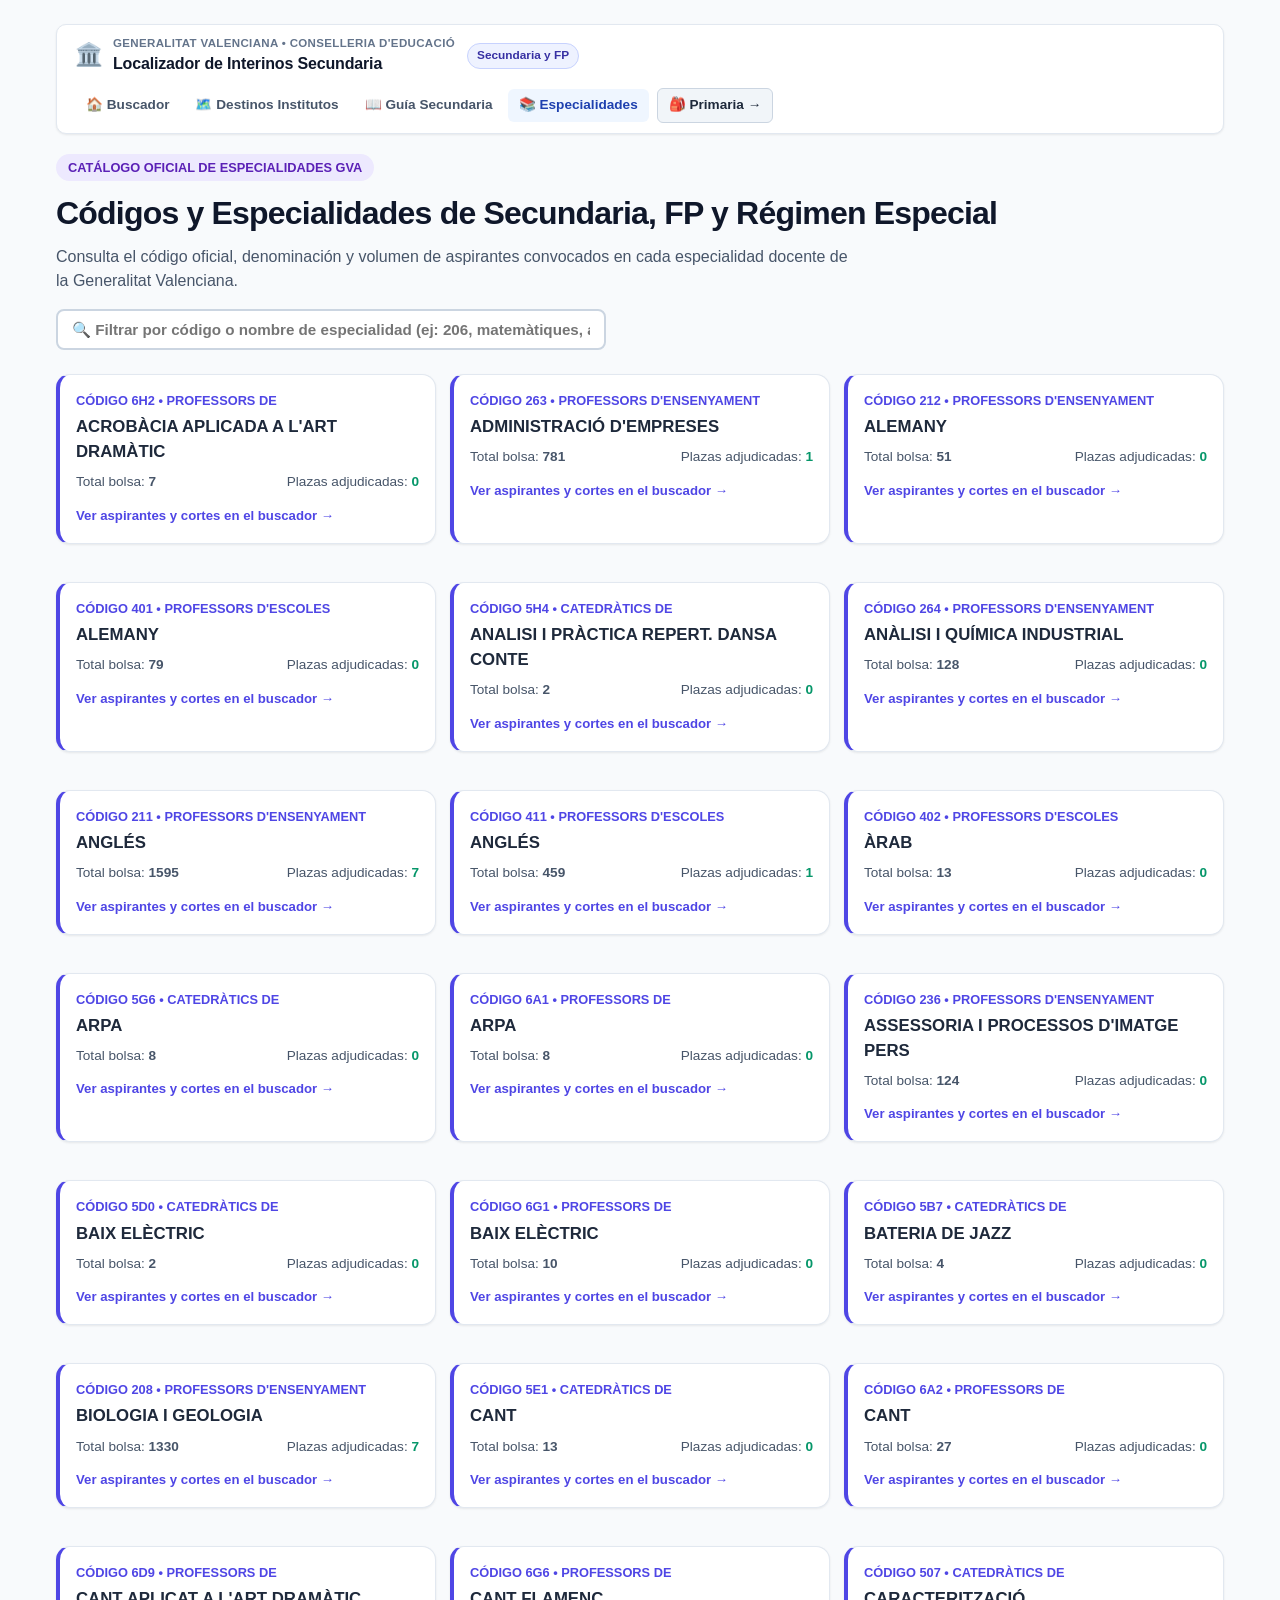
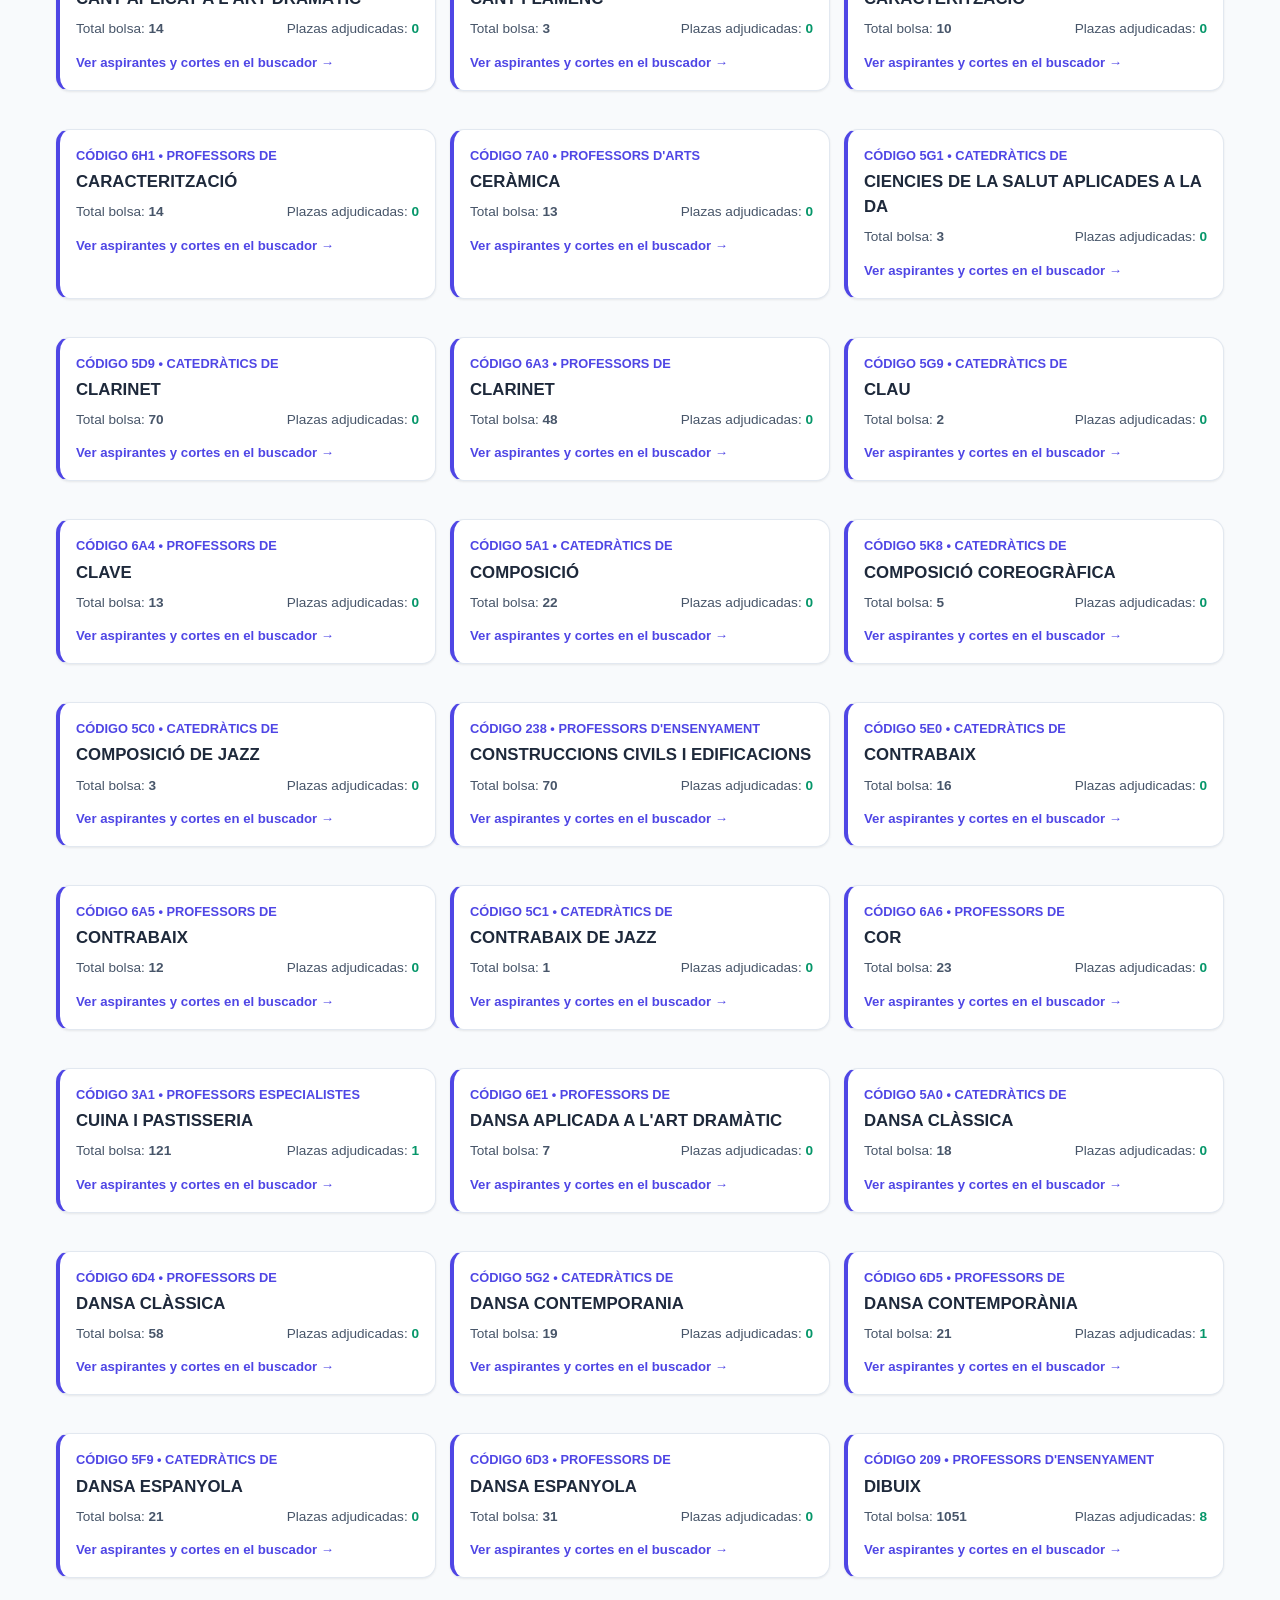
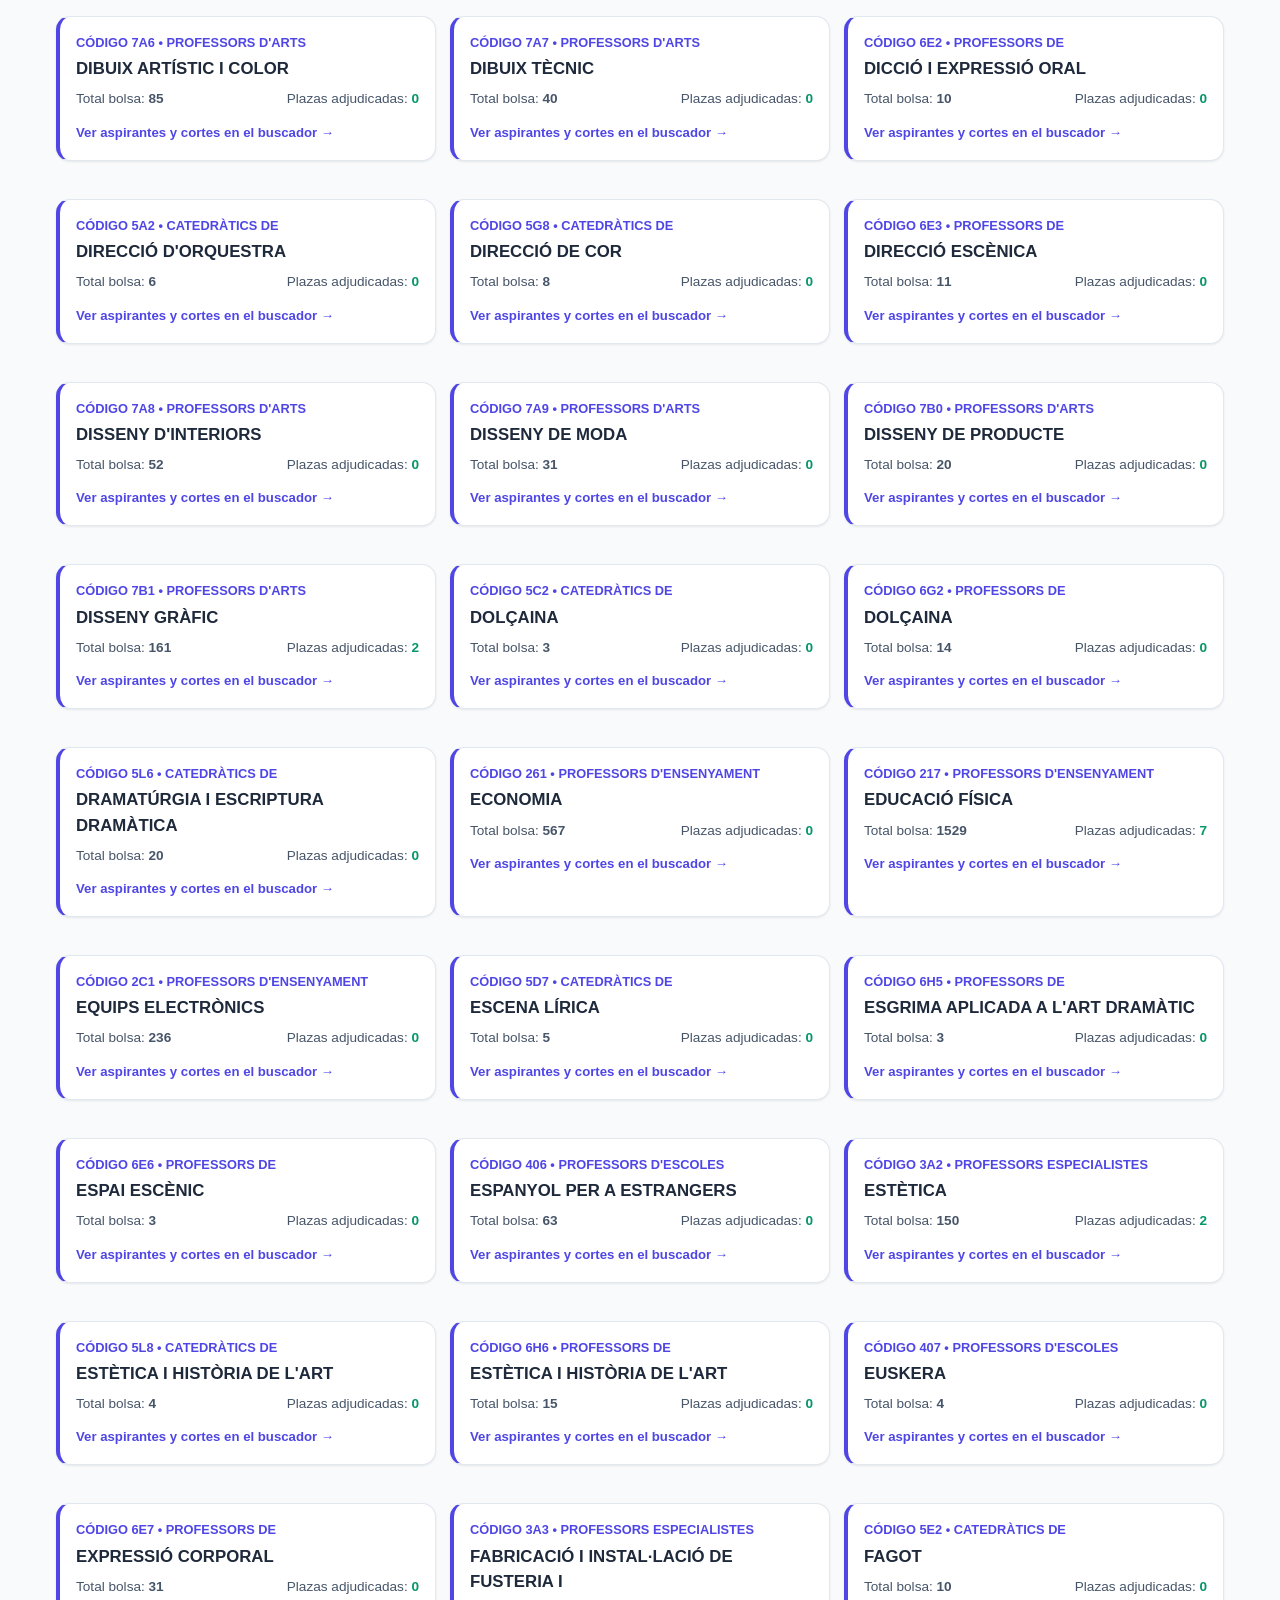
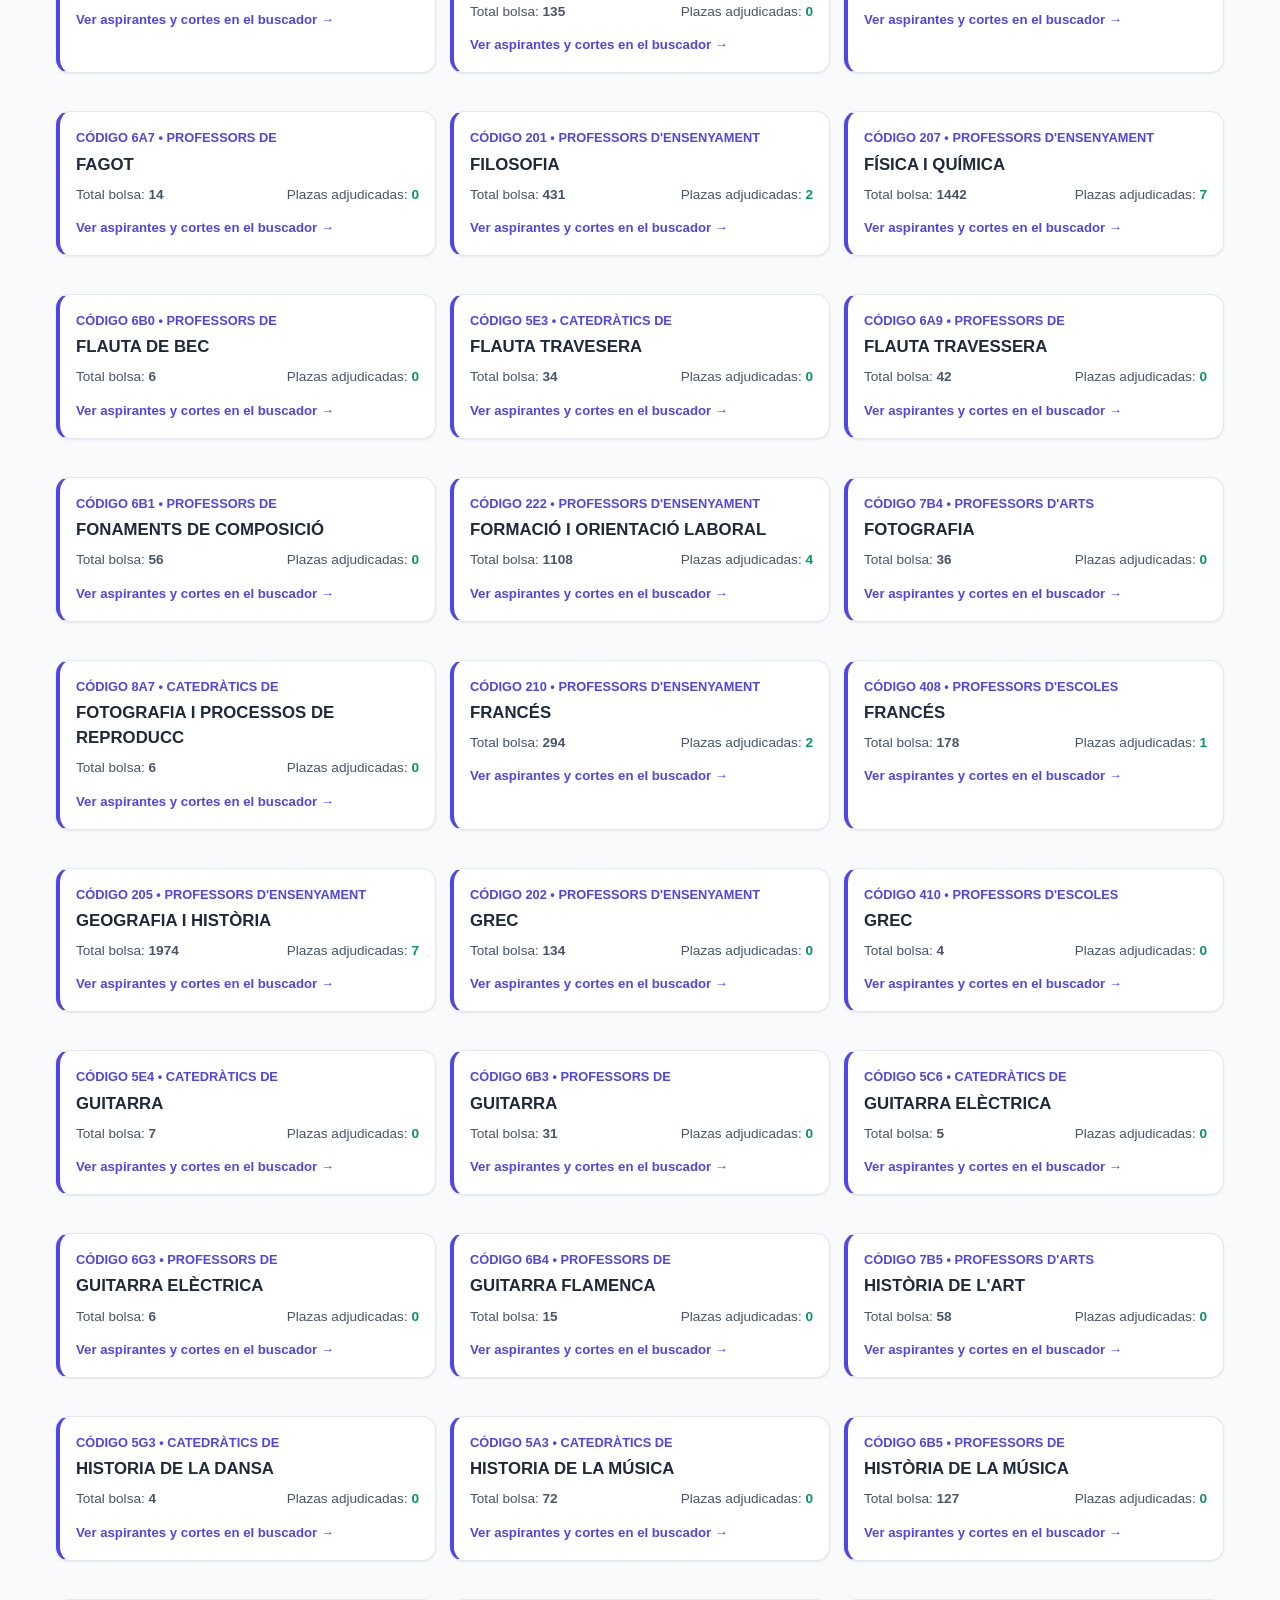
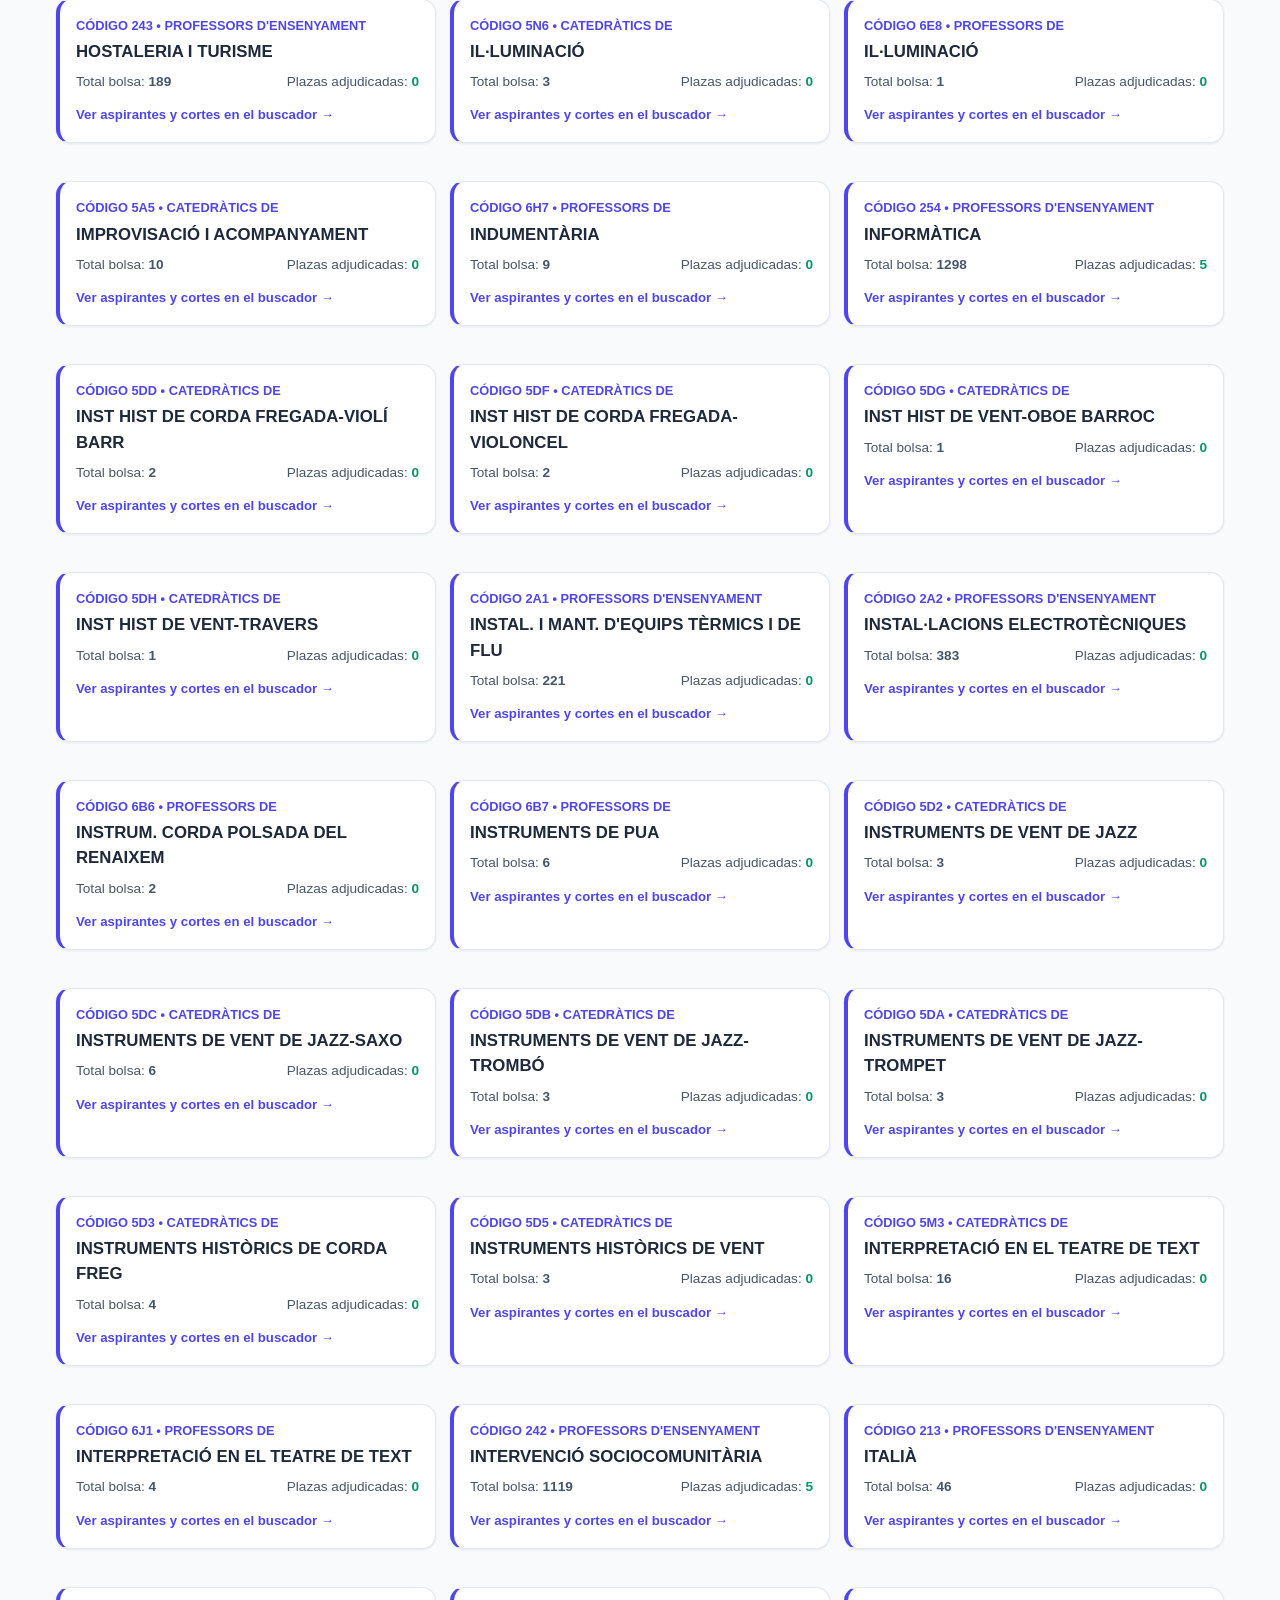
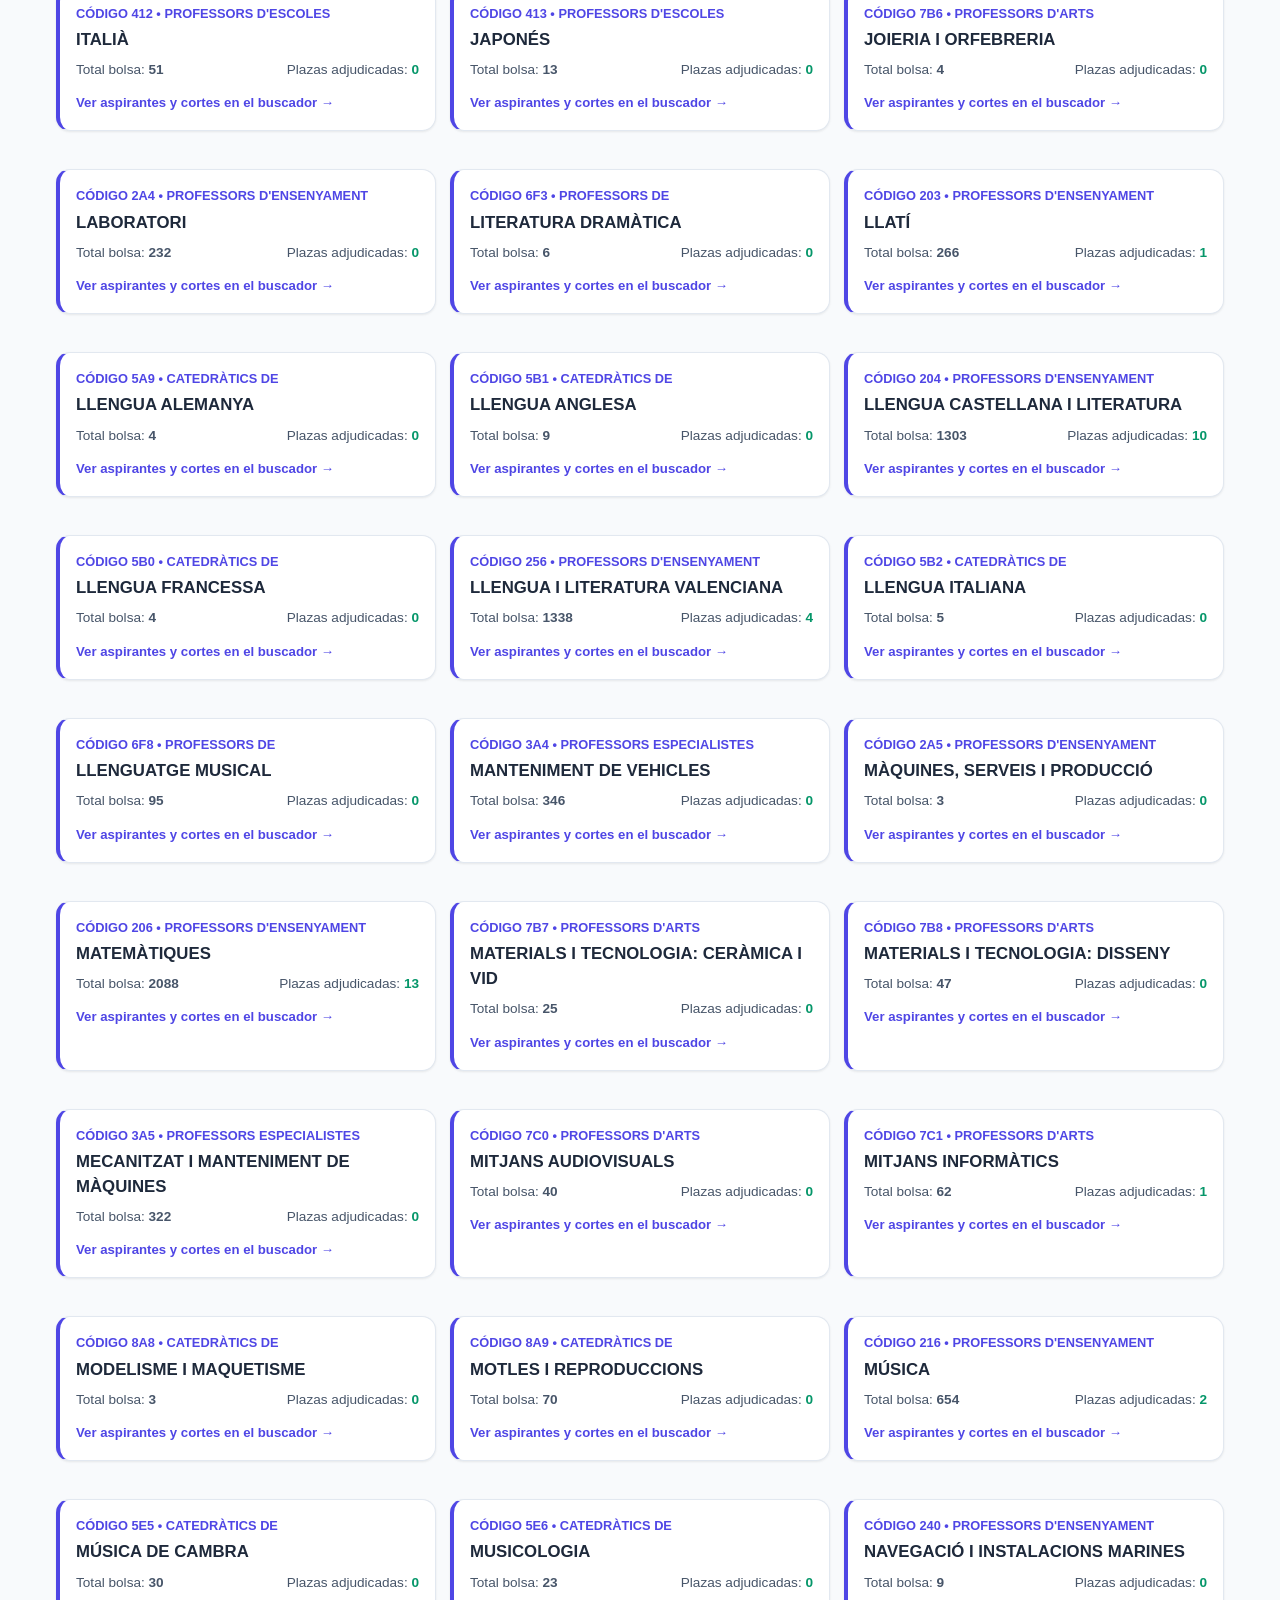
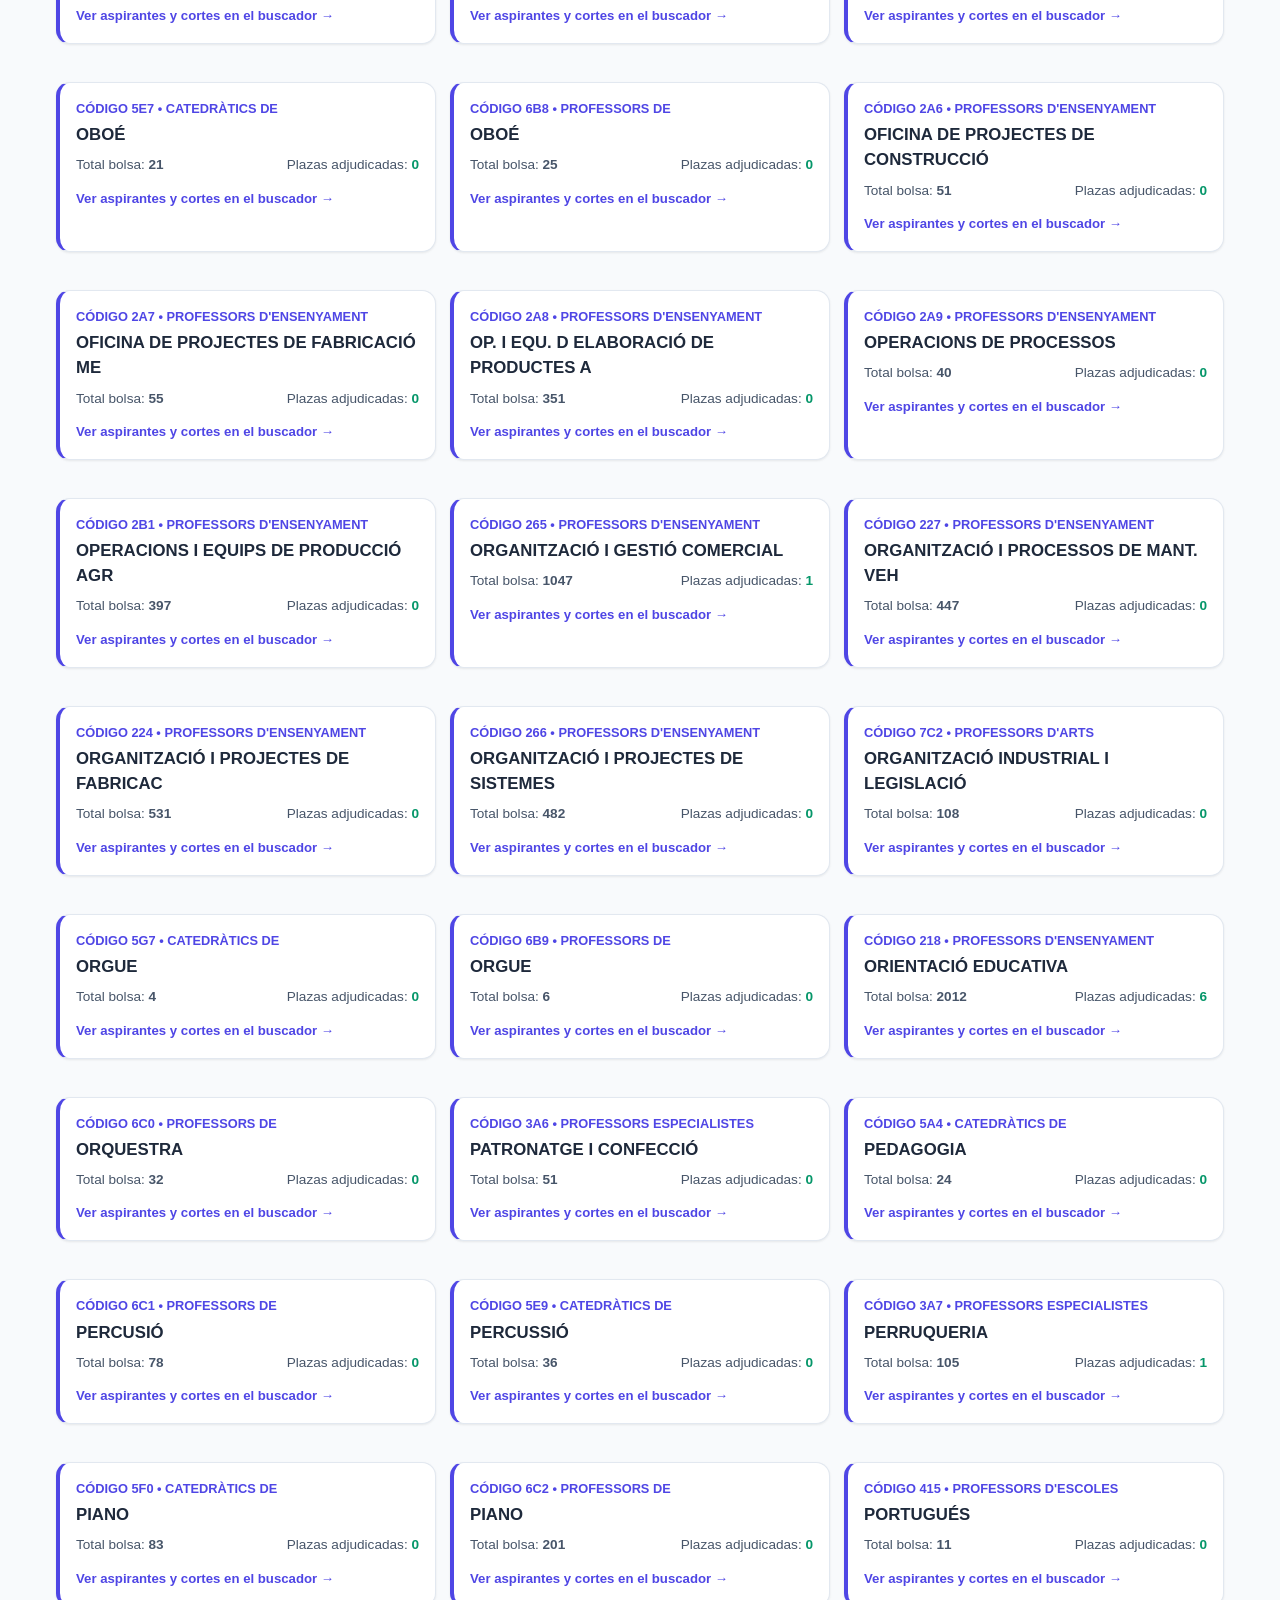
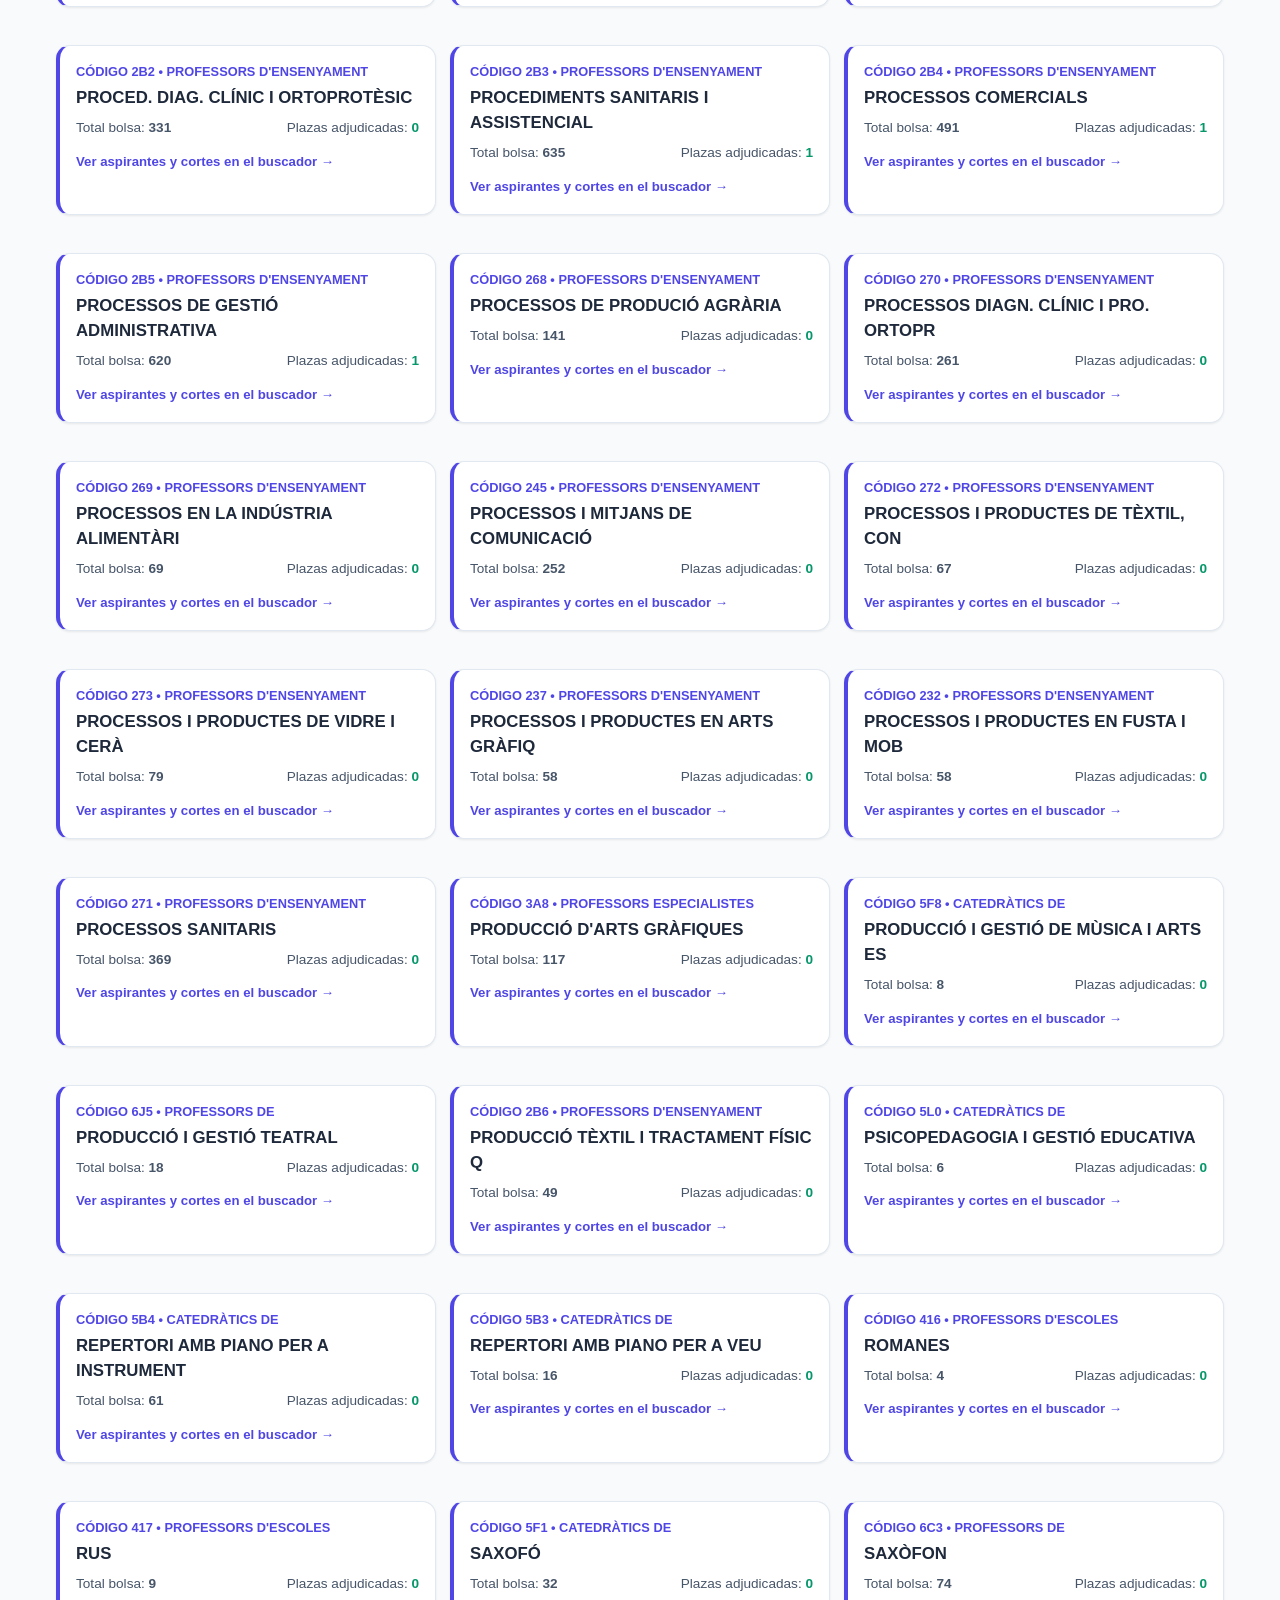
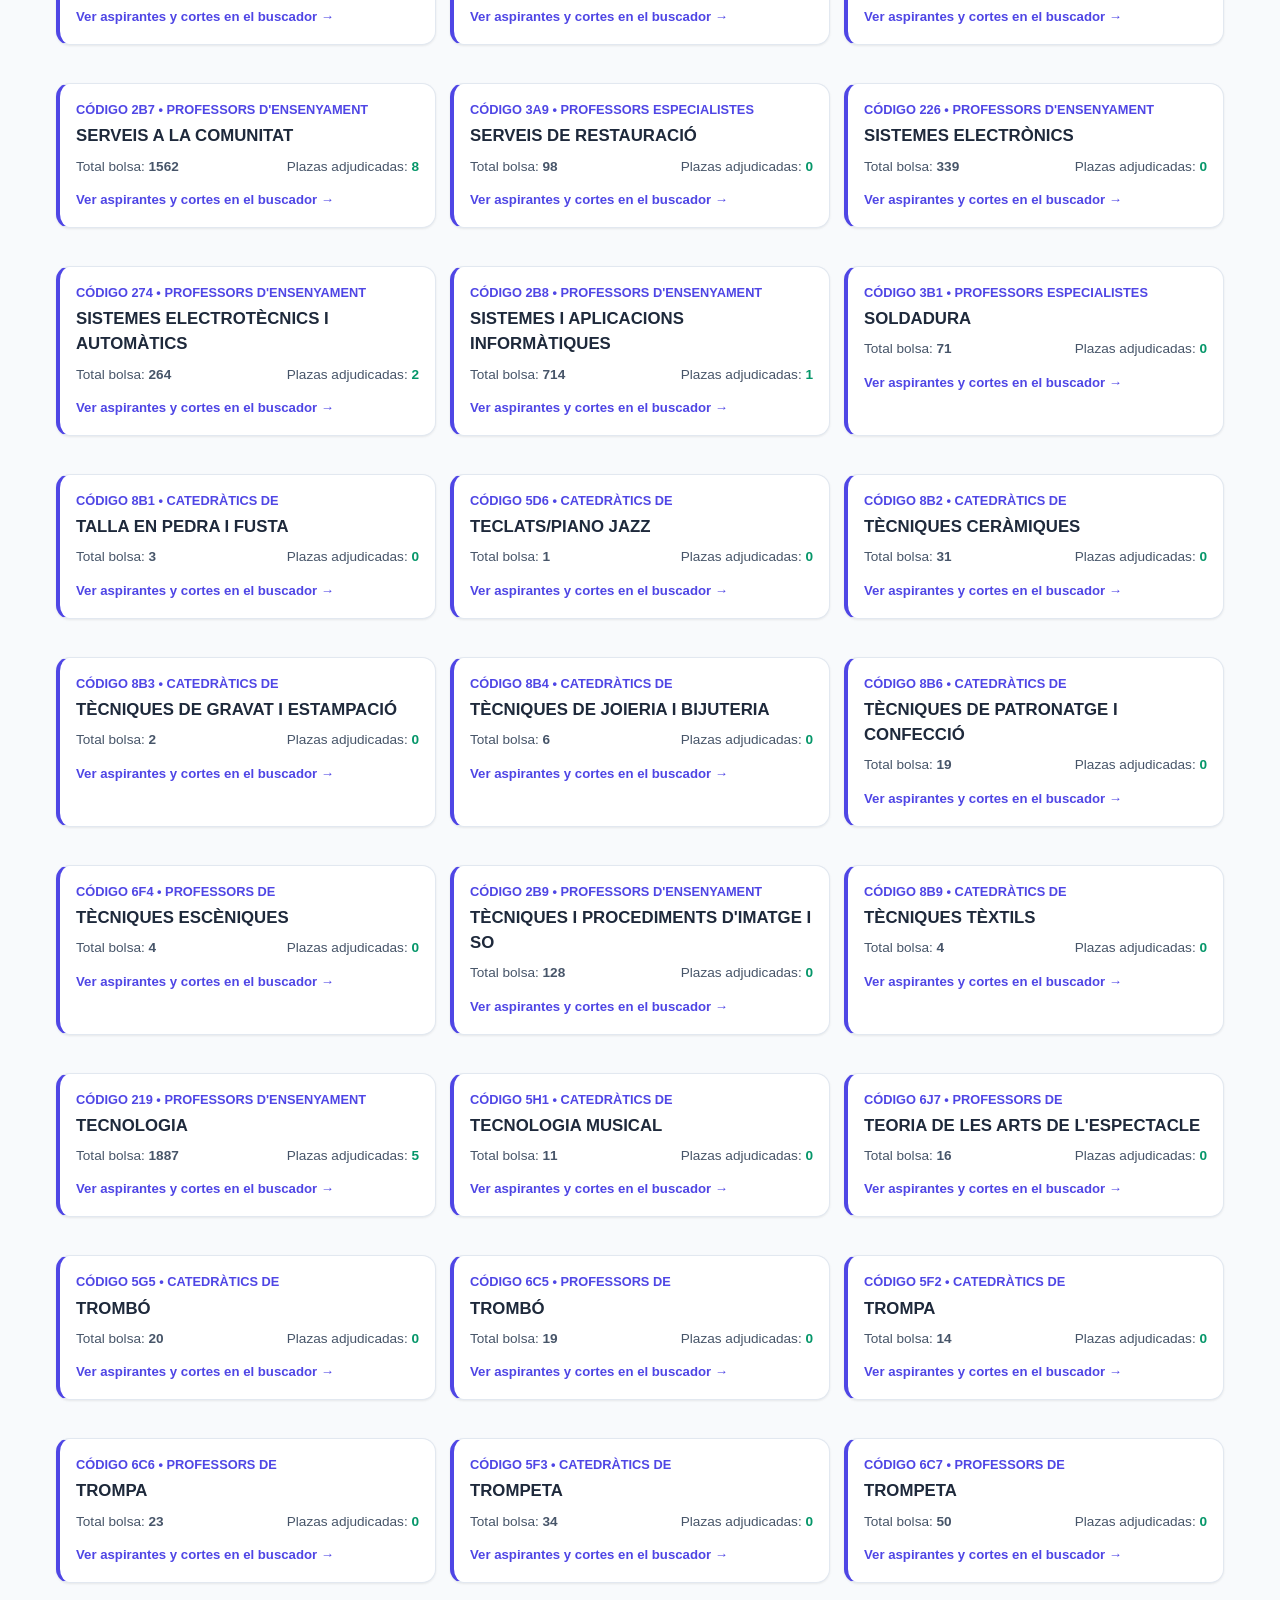
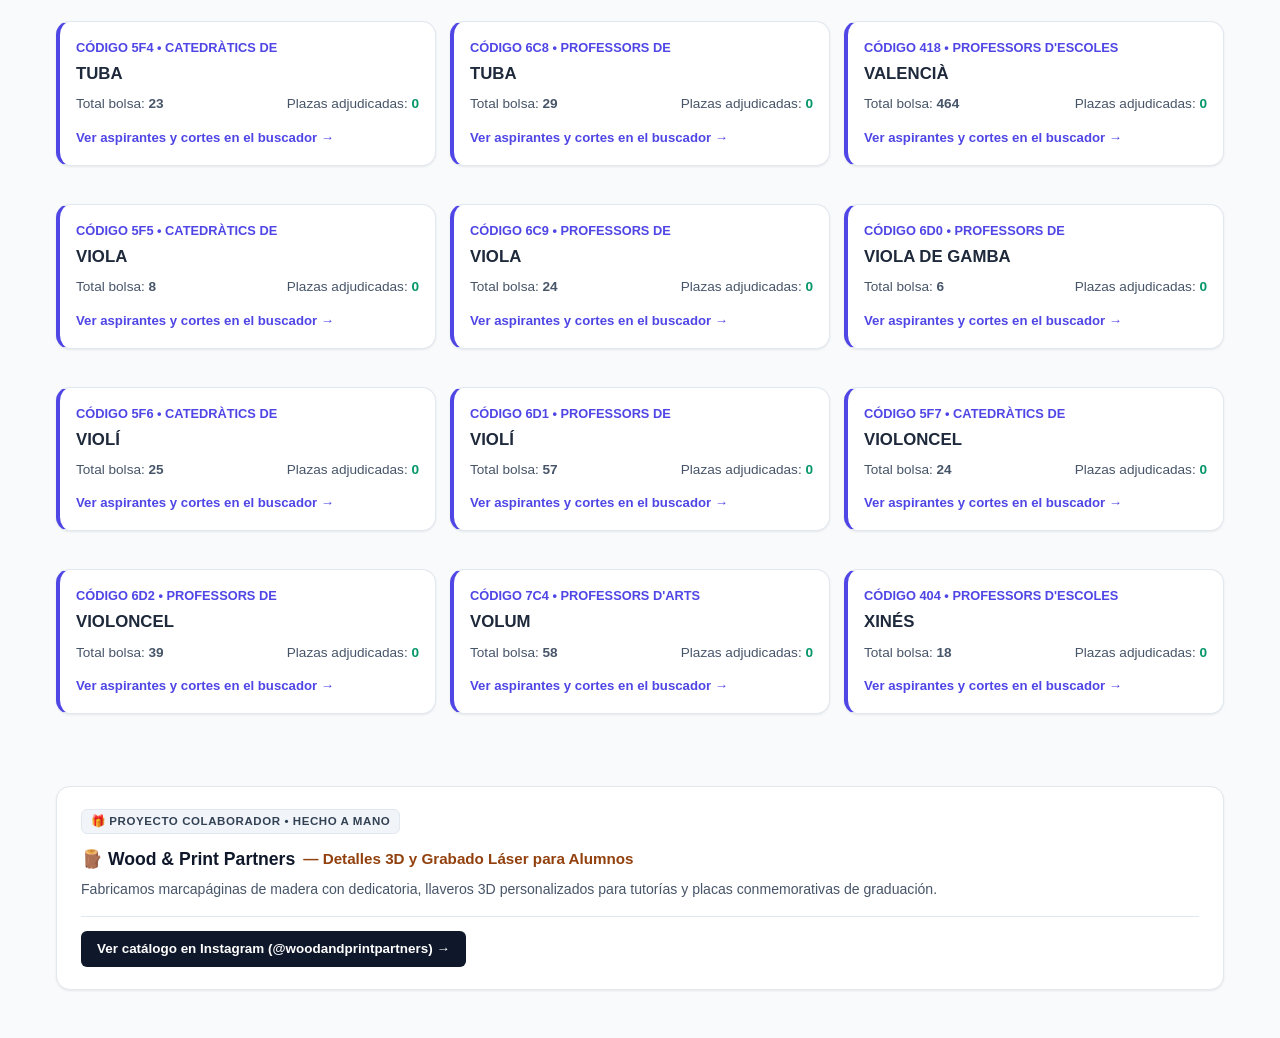
<file: secundaria/especialidades-secundaria.html>
<!DOCTYPE html>
<html lang="es">
<head>
  <meta charset="UTF-8">
  <meta name="viewport" content="width=device-width, initial-scale=1.0">
  <title>Especialidades y Códigos de Secundaria y FP GVA 2026</title>
  <meta name="description" content="Directorio completo de especialidades y códigos de bolsa docente de Educación Secundaria Obligatoria, Bachillerato y Formación Profesional en la Comunitat Valenciana.">
  <link rel="canonical" href="https://bolsamaestrosinterinosgva.es/secundaria/especialidades-secundaria.html">
  <link rel="stylesheet" href="css/style.css?v=20261004b">
  <link rel="icon" type="image/png" sizes="192x192" href="icons/icon-192.png">

  <!-- Google tag (gtag.js) - Google Analytics 4 -->
  <script async src="https://www.googletagmanager.com/gtag/js?id=G-SM4D94ZE4M"></script>
  <script>
    window.dataLayer = window.dataLayer || [];
    function gtag(){dataLayer.push(arguments);}
    gtag('js', new Date());
    gtag('config', 'G-SM4D94ZE4M');
  </script>

  <!-- Google AdSense Oficial -->
  <script async src="https://pagead2.googlesyndication.com/pagead/js/adsbygoogle.js?client=ca-pub-7842650272336816" crossorigin="anonymous"></script>

  <script src="data/stats_summary.js"></script>
</head>
<body>
  <div class="app-container">

    <!-- Barra Superior Institucional Unificada -->
    <header class="portal-header-bar">
      <div class="portal-brand-block">
        <a href="index.html" class="portal-logo-link">
          <span class="portal-logo-icon">🏛️</span>
          <div class="portal-logo-texts">
            <span class="portal-org-name">Generalitat Valenciana &bull; Conselleria d'Educaci&oacute;</span>
            <span class="portal-app-title">Localizador de Interinos Secundaria</span>
          </div>
        </a>
        <span class="portal-stage-badge portal-stage-secundaria">Secundaria y FP</span>
      </div>

      <button class="portal-nav-toggle" id="portalNavToggle" aria-label="Abrir menú de navegación" aria-expanded="false">
        <span class="nav-toggle-icon">☰</span>
        <span class="nav-toggle-text">Menú</span>
      </button>

      <nav class="portal-nav-links" id="portalNavLinks" aria-label="Navegación principal">
        <a href="index.html" class="nav-link">🏠 Buscador</a>
        <a href="destinos.html" class="nav-link">🗺️ Destinos Institutos</a>
        <a href="guia-secundaria.html" class="nav-link">📖 Guía Secundaria</a>
        <a href="especialidades-secundaria.html" class="nav-link active">📚 Especialidades</a>
        <a href="../index.html" class="nav-link nav-link-switch" title="Cambiar al portal de Infantil y Primaria">
          🎒 Primaria &rarr;
        </a>
      </nav>
    </header>

    <!-- Header -->
    <header class="main-header" style="text-align:left; margin-bottom:24px;">
      <div style="display:inline-block; background:#ede9fe; color:#5b21b6; padding:4px 12px; border-radius:20px; font-size:0.8rem; font-weight:700; margin-bottom:8px;">
        CATÁLOGO OFICIAL DE ESPECIALIDADES GVA
      </div>
      <h1 style="font-size:2rem; font-weight:800; color:var(--slate-900);">Códigos y Especialidades de Secundaria, FP y Régimen Especial</h1>
      <p style="color:var(--slate-600); font-size:1rem; max-width:800px; margin-top:6px;">
        Consulta el código oficial, denominación y volumen de aspirantes convocados en cada especialidad docente de la Generalitat Valenciana.
      </p>

      <div style="margin-top:16px;">
        <input type="text" id="inputFilterSpec" placeholder="🔍 Filtrar por código o nombre de especialidad (ej: 206, matemàtiques, anglés, cuina)..." style="width:100%; max-width:550px; padding:10px 14px; border:2px solid #cbd5e1; border-radius:8px; font-size:0.95rem; font-weight:600;">
      </div>
    </header>

    <!-- Listado de especialidades -->
    <div id="specsContainer" style="display:grid; grid-template-columns:repeat(auto-fill, minmax(300px, 1fr)); gap:14px; margin-bottom:24px;">
      <!-- Tarjetas insertadas dinámicamente -->
    </div>

    <!-- Publicidad AdSense -->
    <div class="ad-banner-container" style="margin:24px 0;">
      <div class="ad-label">PUBLICIDAD</div>
      <div class="ad-slot-box">
        <ins class="adsbygoogle"
             style="display:block"
             data-ad-client="ca-pub-7842650272336816"
             data-ad-slot="1234567890"
             data-ad-format="auto"
             data-full-width-responsive="true"></ins>
        <div class="ad-placeholder-text">Espacio Publicitario Google AdSense</div>
      </div>
    </div>

    <!-- Promoción Wood & Print -->
    <section class="card wood-promo-card">
      <div class="wood-promo-header">
        <span class="wood-badge">🎁 PROYECTO COLABORADOR • HECHO A MANO</span>
      </div>
      <div class="wood-title">
        <span>🪵 Wood & Print Partners</span>
        <span style="font-size:0.95rem; font-weight:600; color:#92400e;">— Detalles 3D y Grabado Láser para Alumnos</span>
      </div>
      <p class="wood-desc">
        Fabricamos marcapáginas de madera con dedicatoria, llaveros 3D personalizados para tutorías y placas conmemorativas de graduación.
      </p>
      <div class="wood-actions">
        <a href="https://www.instagram.com/woodandprintpartners/" target="_blank" rel="noopener noreferrer" class="btn-instagram">
          <span>Ver catálogo en Instagram (@woodandprintpartners) &rarr;</span>
        </a>
      </div>
    </section>

  </div>

  <script>
    document.addEventListener("DOMContentLoaded", function() {
      const container = document.getElementById("specsContainer");
      const filterInput = document.getElementById("inputFilterSpec");
      if (!window.STATS_SUMMARY || !window.STATS_SUMMARY.especialidades) return;

      const specs = Object.values(window.STATS_SUMMARY.especialidades);
      specs.sort((a, b) => a.name.localeCompare(b.name));

      function render(list) {
        if (!container) return;
        if (list.length === 0) {
          container.innerHTML = '<div style="padding:30px; color:#64748b;">No se encontraron especialidades con ese criterio.</div>';
          return;
        }
        container.innerHTML = list.map(sp => `
          <div class="card" style="padding:16px; border-left:4px solid #4f46e5;">
            <div style="font-size:0.8rem; font-weight:800; color:#4f46e5; text-transform:uppercase;">
              CÓDIGO ${sp.code} &bull; ${sp.cuerpo ? sp.cuerpo.split(' ')[0] + ' ' + (sp.cuerpo.split(' ')[1] || '') : 'SECUNDARIA'}
            </div>
            <div style="font-size:1.05rem; font-weight:800; color:#1e293b; margin:4px 0 8px 0;">
              ${sp.name}
            </div>
            <div style="font-size:0.85rem; color:#475569; display:flex; justify-content:space-between; flex-wrap:wrap; gap:6px;">
              <span>Total bolsa: <strong>${sp.total_bolsa_inicial || '-'}</strong></span>
              <span>Plazas adjudicadas: <strong style="color:#059669;">${sp.total_plazas_hoy || 0}</strong></span>
            </div>
            <div style="margin-top:10px;">
              <a href="index.html" style="font-size:0.825rem; font-weight:700; color:#4f46e5; text-decoration:none;">
                Ver aspirantes y cortes en el buscador &rarr;
              </a>
            </div>
          </div>
        `).join("");
      }

      render(specs);

      if (filterInput) {
        filterInput.addEventListener("input", function(e) {
          const q = e.target.value.toUpperCase().trim();
          if (!q) {
            render(specs);
            return;
          }
          const filtered = specs.filter(sp => sp.code.toUpperCase().includes(q) || sp.name.toUpperCase().includes(q));
          render(filtered);
        });
      }
    });
  </script>
  <script>
    (function () {
      var navToggle = document.getElementById("portalNavToggle");
      var navLinks = document.getElementById("portalNavLinks");
      if (navToggle && navLinks) {
        navToggle.addEventListener("click", function (e) {
          e.stopPropagation();
          var isOpen = navLinks.classList.toggle("open");
          navToggle.setAttribute("aria-expanded", isOpen ? "true" : "false");
          navToggle.classList.toggle("active", isOpen);
          var icon = navToggle.querySelector(".nav-toggle-icon");
          var text = navToggle.querySelector(".nav-toggle-text");
          if (icon) icon.textContent = isOpen ? "✕" : "☰";
          if (text) text.textContent = isOpen ? "Cerrar" : "Menú";
        });
        document.addEventListener("click", function (e) {
          if (navLinks.classList.contains("open") && !navLinks.contains(e.target) && !navToggle.contains(e.target)) {
            navLinks.classList.remove("open");
            navToggle.setAttribute("aria-expanded", "false");
            navToggle.classList.remove("active");
            var icon = navToggle.querySelector(".nav-toggle-icon");
            var text = navToggle.querySelector(".nav-toggle-text");
            if (icon) icon.textContent = "☰";
            if (text) text.textContent = "Menú";
          }
        });
      }
    })();
  </script>
</body>
</html>
</file>
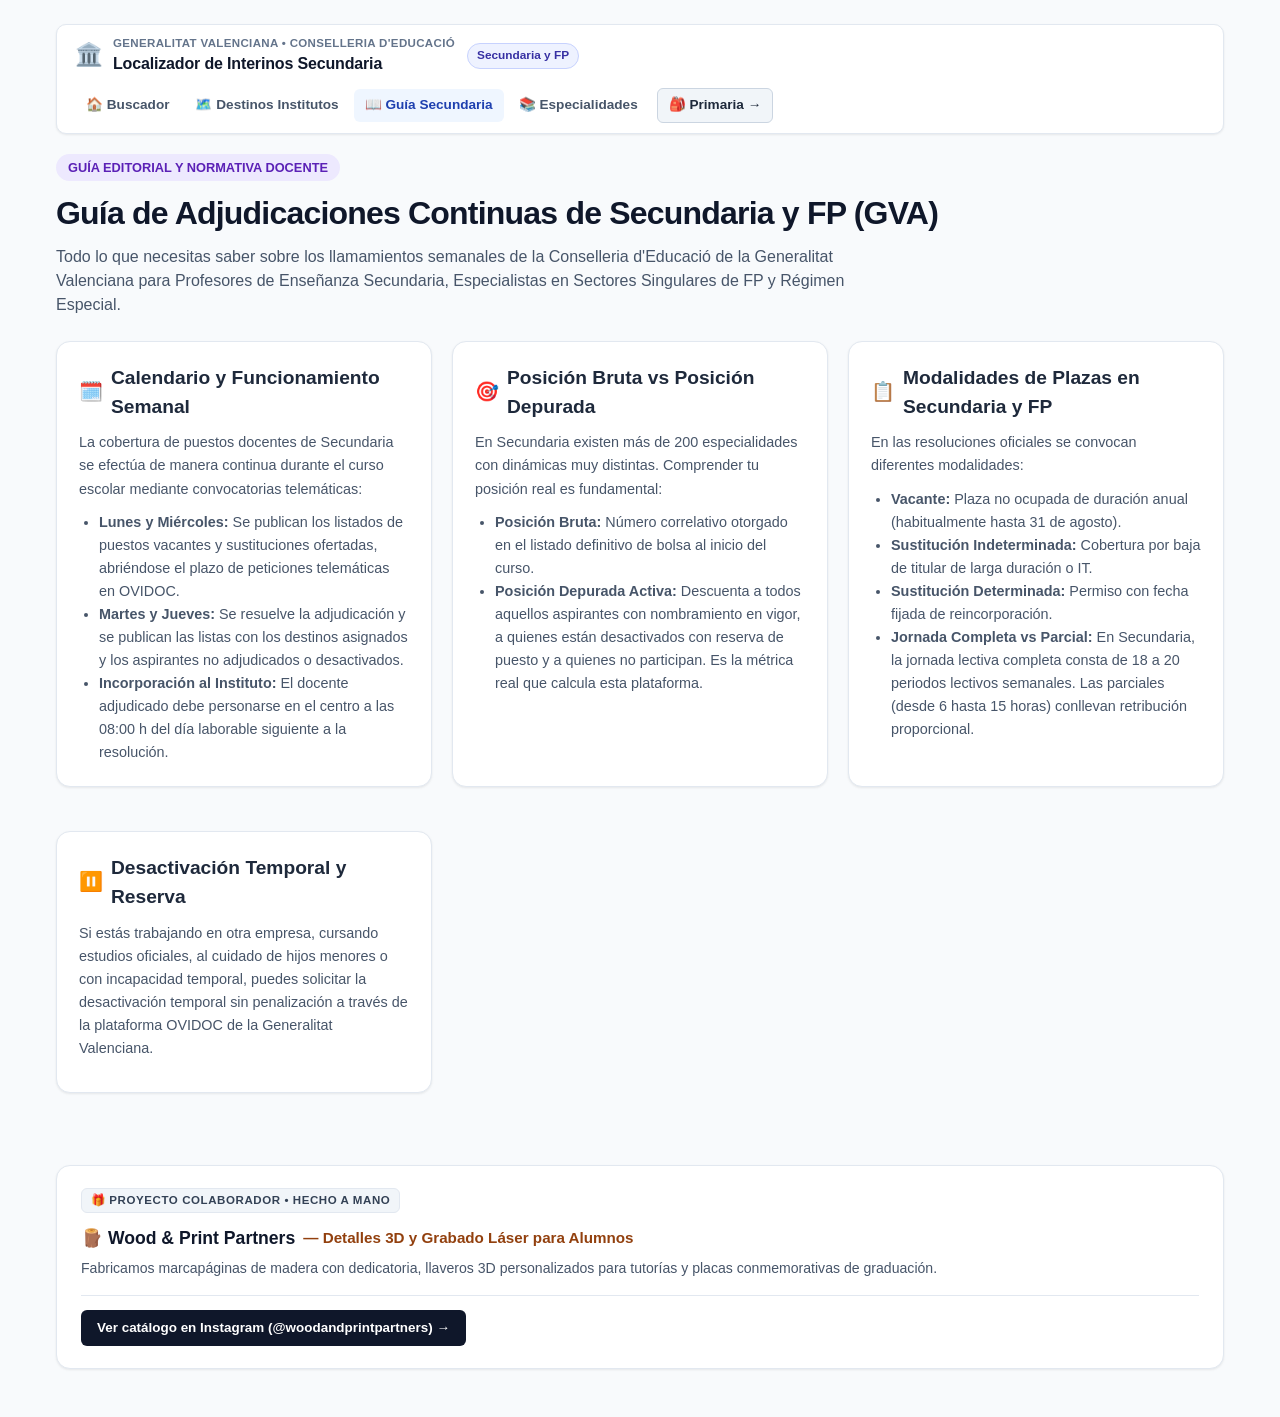
<file: secundaria/guia-secundaria.html>
<!DOCTYPE html>
<html lang="es">
<head>
  <meta charset="UTF-8">
  <meta name="viewport" content="width=device-width, initial-scale=1.0">
  <title>Guía de Adjudicaciones Continuas de Secundaria GVA 2026 - Normativa y Procedimiento</title>
  <meta name="description" content="Guía completa sobre el funcionamiento de las adjudicaciones continuas de Secundaria, FP y Régimen Especial en la Generalitat Valenciana: OVIDOC, plazas, desactivaciones y cortes.">
  <link rel="canonical" href="https://bolsamaestrosinterinosgva.es/secundaria/guia-secundaria.html">
  <link rel="stylesheet" href="css/style.css?v=20261004b">
  <link rel="icon" type="image/png" sizes="192x192" href="icons/icon-192.png">

  <!-- Google tag (gtag.js) - Google Analytics 4 -->
  <script async src="https://www.googletagmanager.com/gtag/js?id=G-SM4D94ZE4M"></script>
  <script>
    window.dataLayer = window.dataLayer || [];
    function gtag(){dataLayer.push(arguments);}
    gtag('js', new Date());
    gtag('config', 'G-SM4D94ZE4M');
  </script>

  <!-- Google AdSense Oficial -->
  <script async src="https://pagead2.googlesyndication.com/pagead/js/adsbygoogle.js?client=ca-pub-7842650272336816" crossorigin="anonymous"></script>
</head>
<body>
  <div class="app-container">

    <!-- Barra Superior Institucional Unificada -->
    <header class="portal-header-bar">
      <div class="portal-brand-block">
        <a href="index.html" class="portal-logo-link">
          <span class="portal-logo-icon">🏛️</span>
          <div class="portal-logo-texts">
            <span class="portal-org-name">Generalitat Valenciana &bull; Conselleria d'Educaci&oacute;</span>
            <span class="portal-app-title">Localizador de Interinos Secundaria</span>
          </div>
        </a>
        <span class="portal-stage-badge portal-stage-secundaria">Secundaria y FP</span>
      </div>

      <button class="portal-nav-toggle" id="portalNavToggle" aria-label="Abrir menú de navegación" aria-expanded="false">
        <span class="nav-toggle-icon">☰</span>
        <span class="nav-toggle-text">Menú</span>
      </button>

      <nav class="portal-nav-links" id="portalNavLinks" aria-label="Navegación principal">
        <a href="index.html" class="nav-link">🏠 Buscador</a>
        <a href="destinos.html" class="nav-link">🗺️ Destinos Institutos</a>
        <a href="guia-secundaria.html" class="nav-link active">📖 Guía Secundaria</a>
        <a href="especialidades-secundaria.html" class="nav-link">📚 Especialidades</a>
        <a href="../index.html" class="nav-link nav-link-switch" title="Cambiar al portal de Infantil y Primaria">
          🎒 Primaria &rarr;
        </a>
      </nav>
    </header>

    <!-- Header Guía -->
    <header class="main-header" style="text-align:left; margin-bottom:24px;">
      <div style="display:inline-block; background:#ede9fe; color:#5b21b6; padding:4px 12px; border-radius:20px; font-size:0.8rem; font-weight:700; margin-bottom:8px;">
        GUÍA EDITORIAL Y NORMATIVA DOCENTE
      </div>
      <h1 style="font-size:2rem; font-weight:800; color:var(--slate-900);">Guía de Adjudicaciones Continuas de Secundaria y FP (GVA)</h1>
      <p style="color:var(--slate-600); font-size:1rem; max-width:800px; margin-top:6px;">
        Todo lo que necesitas saber sobre los llamamientos semanales de la Conselleria d'Educació de la Generalitat Valenciana para Profesores de Enseñanza Secundaria, Especialistas en Sectores Singulares de FP y Régimen Especial.
      </p>
    </header>

    <!-- Bloques de Contenido -->
    <main style="display:grid; grid-template-columns:repeat(auto-fit, minmax(320px, 1fr)); gap:20px;">
      
      <article class="card" style="padding:22px;">
        <h2 style="font-size:1.2rem; color:#1e293b; margin-bottom:10px; display:flex; align-items:center; gap:8px;">
          <span>🗓️</span> Calendario y Funcionamiento Semanal
        </h2>
        <p style="color:#475569; font-size:0.9rem; line-height:1.6; margin-bottom:10px;">
          La cobertura de puestos docentes de Secundaria se efectúa de manera continua durante el curso escolar mediante convocatorias telemáticas:
        </p>
        <ul style="color:#475569; font-size:0.9rem; line-height:1.6; padding-left:20px;">
          <li><strong>Lunes y Miércoles:</strong> Se publican los listados de puestos vacantes y sustituciones ofertadas, abriéndose el plazo de peticiones telemáticas en OVIDOC.</li>
          <li><strong>Martes y Jueves:</strong> Se resuelve la adjudicación y se publican las listas con los destinos asignados y los aspirantes no adjudicados o desactivados.</li>
          <li><strong>Incorporación al Instituto:</strong> El docente adjudicado debe personarse en el centro a las 08:00 h del día laborable siguiente a la resolución.</li>
        </ul>
      </article>

      <article class="card" style="padding:22px;">
        <h2 style="font-size:1.2rem; color:#1e293b; margin-bottom:10px; display:flex; align-items:center; gap:8px;">
          <span>🎯</span> Posición Bruta vs Posición Depurada
        </h2>
        <p style="color:#475569; font-size:0.9rem; line-height:1.6; margin-bottom:10px;">
          En Secundaria existen más de 200 especialidades con dinámicas muy distintas. Comprender tu posición real es fundamental:
        </p>
        <ul style="color:#475569; font-size:0.9rem; line-height:1.6; padding-left:20px;">
          <li><strong>Posición Bruta:</strong> Número correlativo otorgado en el listado definitivo de bolsa al inicio del curso.</li>
          <li><strong>Posición Depurada Activa:</strong> Descuenta a todos aquellos aspirantes con nombramiento en vigor, a quienes están desactivados con reserva de puesto y a quienes no participan. Es la métrica real que calcula esta plataforma.</li>
        </ul>
      </article>

      <article class="card" style="padding:22px;">
        <h2 style="font-size:1.2rem; color:#1e293b; margin-bottom:10px; display:flex; align-items:center; gap:8px;">
          <span>📋</span> Modalidades de Plazas en Secundaria y FP
        </h2>
        <p style="color:#475569; font-size:0.9rem; line-height:1.6; margin-bottom:10px;">
          En las resoluciones oficiales se convocan diferentes modalidades:
        </p>
        <ul style="color:#475569; font-size:0.9rem; line-height:1.6; padding-left:20px;">
          <li><strong>Vacante:</strong> Plaza no ocupada de duración anual (habitualmente hasta 31 de agosto).</li>
          <li><strong>Sustitución Indeterminada:</strong> Cobertura por baja de titular de larga duración o IT.</li>
          <li><strong>Sustitución Determinada:</strong> Permiso con fecha fijada de reincorporación.</li>
          <li><strong>Jornada Completa vs Parcial:</strong> En Secundaria, la jornada lectiva completa consta de 18 a 20 periodos lectivos semanales. Las parciales (desde 6 hasta 15 horas) conllevan retribución proporcional.</li>
        </ul>
      </article>

      <article class="card" style="padding:22px;">
        <h2 style="font-size:1.2rem; color:#1e293b; margin-bottom:10px; display:flex; align-items:center; gap:8px;">
          <span>⏸️</span> Desactivación Temporal y Reserva
        </h2>
        <p style="color:#475569; font-size:0.9rem; line-height:1.6; margin-bottom:10px;">
          Si estás trabajando en otra empresa, cursando estudios oficiales, al cuidado de hijos menores o con incapacidad temporal, puedes solicitar la desactivación temporal sin penalización a través de la plataforma OVIDOC de la Generalitat Valenciana.
        </p>
      </article>

    </main>

    <!-- Publicidad AdSense -->
    <div class="ad-banner-container" style="margin:24px 0;">
      <div class="ad-label">PUBLICIDAD</div>
      <div class="ad-slot-box">
        <ins class="adsbygoogle"
             style="display:block"
             data-ad-client="ca-pub-7842650272336816"
             data-ad-slot="1234567890"
             data-ad-format="auto"
             data-full-width-responsive="true"></ins>
        <div class="ad-placeholder-text">Espacio Publicitario Google AdSense</div>
      </div>
    </div>

    <!-- Promoción Wood & Print -->
    <section class="card wood-promo-card">
      <div class="wood-promo-header">
        <span class="wood-badge">🎁 PROYECTO COLABORADOR • HECHO A MANO</span>
      </div>
      <div class="wood-title">
        <span>🪵 Wood & Print Partners</span>
        <span style="font-size:0.95rem; font-weight:600; color:#92400e;">— Detalles 3D y Grabado Láser para Alumnos</span>
      </div>
      <p class="wood-desc">
        Fabricamos marcapáginas de madera con dedicatoria, llaveros 3D personalizados para tutorías y placas conmemorativas de graduación.
      </p>
      <div class="wood-actions">
        <a href="https://www.instagram.com/woodandprintpartners/" target="_blank" rel="noopener noreferrer" class="btn-instagram">
          <span>Ver catálogo en Instagram (@woodandprintpartners) &rarr;</span>
        </a>
      </div>
    </section>

  </div>
  <script>
    (function () {
      var navToggle = document.getElementById("portalNavToggle");
      var navLinks = document.getElementById("portalNavLinks");
      if (navToggle && navLinks) {
        navToggle.addEventListener("click", function (e) {
          e.stopPropagation();
          var isOpen = navLinks.classList.toggle("open");
          navToggle.setAttribute("aria-expanded", isOpen ? "true" : "false");
          navToggle.classList.toggle("active", isOpen);
          var icon = navToggle.querySelector(".nav-toggle-icon");
          var text = navToggle.querySelector(".nav-toggle-text");
          if (icon) icon.textContent = isOpen ? "✕" : "☰";
          if (text) text.textContent = isOpen ? "Cerrar" : "Menú";
        });
        document.addEventListener("click", function (e) {
          if (navLinks.classList.contains("open") && !navLinks.contains(e.target) && !navToggle.contains(e.target)) {
            navLinks.classList.remove("open");
            navToggle.setAttribute("aria-expanded", "false");
            navToggle.classList.remove("active");
            var icon = navToggle.querySelector(".nav-toggle-icon");
            var text = navToggle.querySelector(".nav-toggle-text");
            if (icon) icon.textContent = "☰";
            if (text) text.textContent = "Menú";
          }
        });
      }
    })();
  </script>
</body>
</html>
</file>
<file: css/style.css>
/* css/style.css - Estilos modernos, institucionales y formales */
:root {
  --primary: #1e40af; /* Azul institucional formal */
  --primary-hover: #1e3a8a;
  --primary-light: #eff6ff;
  --primary-dark: #172554;
  
  --success: #059669; /* Verde esmeralda sobrio */
  --success-bg: #ecfdf5;
  --success-border: #a7f3d0;
  --success-text: #065f46;
  
  --warning: #d97706; /* Ámbar sobrio y cálido */
  --warning-bg: #fffbeb;
  --warning-border: #fef3c7;
  --warning-text: #92400e;
  
  --danger: #dc2626; /* Rojo elegante */
  --danger-bg: #fef2f2;
  --danger-border: #fecaca;
  --danger-text: #991b1b;
  
  --slate-50: #f8fafc;
  --slate-100: #f1f5f9;
  --slate-200: #e2e8f0;
  --slate-300: #cbd5e1;
  --slate-400: #94a3b8;
  --slate-500: #64748b;
  --slate-600: #475569;
  --slate-700: #334155;
  --slate-800: #1e293b;
  --slate-900: #0f172a;
  
  --radius-sm: 6px;
  --radius-md: 10px;
  --radius-lg: 14px;
  --shadow-sm: 0 1px 3px 0 rgba(0, 0, 0, 0.05), 0 1px 2px 0 rgba(0, 0, 0, 0.03);
  --shadow-md: 0 4px 6px -1px rgba(0, 0, 0, 0.06), 0 2px 4px -2px rgba(0, 0, 0, 0.04);
  --shadow-lg: 0 10px 15px -3px rgba(0, 0, 0, 0.07), 0 4px 6px -4px rgba(0, 0, 0, 0.03);
}

* {
  box-sizing: border-box;
  margin: 0;
  padding: 0;
}

body {
  font-family: 'Inter', -apple-system, BlinkMacSystemFont, 'Segoe UI', Roboto, sans-serif;
  background-color: var(--slate-50);
  color: var(--slate-800);
  line-height: 1.5;
  -webkit-font-smoothing: antialiased;
}

.app-container {
  max-width: 1200px;
  margin: 0 auto;
  padding: 20px 16px;
}

/* ===================================================
   BARRA SUPERIOR INSTITUCIONAL UNIFICADA
   =================================================== */
.portal-header-bar {
  background: #ffffff;
  border: 1px solid var(--slate-200);
  border-radius: var(--radius-md);
  padding: 10px 18px;
  margin-bottom: 20px;
  display: flex;
  justify-content: space-between;
  align-items: center;
  flex-wrap: wrap;
  gap: 12px;
  box-shadow: var(--shadow-sm);
}

.portal-brand-block {
  display: flex;
  align-items: center;
  gap: 12px;
  flex-wrap: wrap;
}

.portal-logo-link {
  display: flex;
  align-items: center;
  gap: 10px;
  text-decoration: none;
  color: inherit;
}

.portal-logo-icon {
  font-size: 1.4rem;
  line-height: 1;
}

.portal-logo-texts {
  display: flex;
  flex-direction: column;
}

.portal-org-name {
  font-size: 0.72rem;
  font-weight: 700;
  color: var(--slate-500);
  letter-spacing: 0.03em;
  text-transform: uppercase;
}

.portal-app-title {
  font-size: 1rem;
  font-weight: 800;
  color: var(--slate-900);
  letter-spacing: -0.01em;
}

.portal-stage-badge {
  background: var(--primary-light);
  color: var(--primary);
  border: 1px solid #bfdbfe;
  font-size: 0.74rem;
  font-weight: 700;
  padding: 3px 9px;
  border-radius: 9999px;
  white-space: nowrap;
}

.portal-stage-badge.portal-stage-secundaria {
  background: #eef2ff;
  color: #3730a3;
  border-color: #c7d2fe;
}

.portal-nav-toggle {
  display: none;
  align-items: center;
  gap: 6px;
  background: var(--slate-100);
  border: 1px solid var(--slate-300);
  color: var(--slate-700);
  padding: 6px 12px;
  border-radius: var(--radius-sm);
  font-size: 0.85rem;
  font-weight: 700;
  cursor: pointer;
  transition: all 0.15s ease;
  user-select: none;
  -webkit-tap-highlight-color: transparent;
}

.portal-nav-toggle:hover,
.portal-nav-toggle.active {
  background: var(--slate-200);
  color: var(--slate-900);
  border-color: var(--slate-400);
}

.portal-nav-toggle .nav-toggle-icon {
  font-size: 1.05rem;
  line-height: 1;
}

.portal-nav-links {
  display: flex;
  align-items: center;
  gap: 4px;
  flex-wrap: wrap;
}

.nav-link {
  color: var(--slate-600);
  text-decoration: none;
  font-size: 0.85rem;
  font-weight: 600;
  padding: 6px 11px;
  border-radius: var(--radius-sm);
  transition: all 0.15s ease;
  display: inline-flex;
  align-items: center;
  gap: 5px;
}

.nav-link:hover {
  color: var(--slate-900);
  background: var(--slate-100);
}

.nav-link.active {
  color: var(--primary);
  background: var(--primary-light);
  font-weight: 700;
}

.nav-link-external {
  color: var(--primary);
  font-weight: 700;
}

.nav-link-switch {
  background: var(--slate-100);
  color: var(--slate-800);
  font-weight: 700;
  border: 1px solid var(--slate-300);
  margin-left: 4px;
}

.nav-link-switch:hover {
  background: var(--slate-200);
  color: var(--slate-900);
}

/* ===================================================
   CABECERA PRINCIPAL
   =================================================== */
.main-header {
  margin-bottom: 22px;
}

.header-content {
  text-align: center;
  max-width: 800px;
  margin: 0 auto;
}

.header-badge {
  display: inline-flex;
  align-items: center;
  gap: 8px;
  background: #ffffff;
  color: var(--slate-700);
  border: 1px solid var(--slate-200);
  padding: 5px 14px;
  border-radius: 9999px;
  font-size: 0.8rem;
  font-weight: 600;
  margin-bottom: 12px;
  box-shadow: var(--shadow-sm);
}

.pulse-dot {
  width: 7px;
  height: 7px;
  border-radius: 50%;
  background-color: var(--success);
  box-shadow: 0 0 0 0 rgba(5, 150, 105, 0.7);
  animation: pulse 2s infinite;
}

@keyframes pulse {
  0% { transform: scale(0.95); box-shadow: 0 0 0 0 rgba(5, 150, 105, 0.7); }
  70% { transform: scale(1); box-shadow: 0 0 0 5px rgba(5, 150, 105, 0); }
  100% { transform: scale(0.95); box-shadow: 0 0 0 0 rgba(5, 150, 105, 0); }
}

.main-header h1 {
  font-size: 2.1rem;
  font-weight: 800;
  color: var(--slate-900);
  letter-spacing: -0.025em;
  margin-bottom: 8px;
  line-height: 1.2;
}

.subtitle {
  color: var(--slate-600);
  font-size: 0.95rem;
  line-height: 1.5;
  margin: 0 auto;
}

/* ===================================================
   BARRA DE ESTADÍSTICAS GLOBALES
   =================================================== */
.global-stats-bar {
  display: flex;
  flex-wrap: wrap;
  align-items: center;
  justify-content: space-between;
  gap: 14px;
  margin-bottom: 20px;
  background: #ffffff;
  padding: 12px 20px;
  border-radius: var(--radius-md);
  border: 1px solid var(--slate-200);
  box-shadow: var(--shadow-sm);
}

.stats-pills-group {
  display: flex;
  flex-wrap: wrap;
  align-items: center;
  gap: 18px;
}

.stat-pill {
  font-size: 0.88rem;
  color: var(--slate-600);
  display: inline-flex;
  align-items: center;
  gap: 5px;
}

.stat-pill .pill-val {
  font-weight: 800;
  color: var(--slate-900);
  font-size: 0.98rem;
}

.highlight-green {
  color: var(--success) !important;
}

.stats-actions-group {
  display: flex;
  align-items: center;
  gap: 8px;
  flex-wrap: wrap;
}

.btn-sm {
  padding: 6px 12px;
  font-size: 0.82rem;
  font-weight: 600;
  border-radius: var(--radius-sm);
  cursor: pointer;
  transition: all 0.15s ease;
  display: inline-flex;
  align-items: center;
  gap: 5px;
}

.btn-outline {
  background: #ffffff;
  border: 1px solid var(--slate-300);
  color: var(--slate-700);
}

.btn-outline:hover {
  background: var(--slate-100);
  border-color: var(--slate-400);
  color: var(--slate-900);
}

/* ===================================================
   TARJETA INFORMATIVA DESTINOS GVA (CALCULADOR)
   =================================================== */
.destinos-callout-card {
  background: #ffffff;
  border: 1px solid var(--slate-200);
  border-left: 3px solid var(--primary);
  border-radius: var(--radius-md);
  padding: 14px 18px;
  margin: 16px 0;
  display: flex;
  justify-content: space-between;
  align-items: center;
  gap: 18px;
  flex-wrap: wrap;
  box-shadow: var(--shadow-sm);
}

.destinos-callout-main {
  display: flex;
  align-items: flex-start;
  gap: 12px;
  flex: 1;
  min-width: 280px;
}

.destinos-callout-icon {
  width: 36px;
  height: 36px;
  background: var(--slate-100);
  border-radius: var(--radius-sm);
  display: flex;
  align-items: center;
  justify-content: center;
  font-size: 1.2rem;
  flex-shrink: 0;
}

.destinos-callout-badge {
  display: inline-block;
  font-size: 0.7rem;
  font-weight: 700;
  letter-spacing: 0.04em;
  text-transform: uppercase;
  color: var(--primary);
  margin-bottom: 2px;
}

.destinos-callout-title {
  font-size: 0.94rem;
  font-weight: 700;
  color: var(--slate-900);
  margin-bottom: 2px;
  line-height: 1.3;
}

.destinos-callout-desc {
  font-size: 0.82rem;
  color: var(--slate-600);
  line-height: 1.4;
  margin: 0;
}

.btn-destinos-action {
  background: var(--primary);
  color: #ffffff;
  padding: 7px 14px;
  border-radius: var(--radius-sm);
  text-decoration: none;
  font-size: 0.82rem;
  font-weight: 600;
  white-space: nowrap;
  display: inline-flex;
  align-items: center;
  gap: 6px;
  transition: background 0.15s ease, transform 0.15s ease;
}

.btn-destinos-action:hover {
  background: var(--primary-hover);
  transform: translateY(-1px);
}

/* Card */
.card {
  background: #ffffff;
  border-radius: var(--radius-lg);
  border: 1px solid var(--slate-200);
  box-shadow: var(--shadow-sm);
  padding: 24px;
  margin-bottom: 24px;
}

/* Search Section */
.search-section {
  position: relative;
}

.search-grid {
  display: grid;
  grid-template-columns: 1fr 300px;
  gap: 20px;
  margin-bottom: 16px;
}

@media (max-width: 768px) {
  .search-grid {
    grid-template-columns: 1fr;
  }
}

.search-input-group, .specialty-selector-group {
  display: flex;
  flex-direction: column;
  gap: 8px;
  position: relative;
}

label {
  font-size: 0.95rem;
  color: var(--slate-700);
  display: flex;
  align-items: center;
  gap: 6px;
}

.input-wrapper {
  position: relative;
  display: flex;
  align-items: center;
}

input[type="text"], select {
  width: 100%;
  padding: 12px 16px;
  font-size: 1.05rem;
  border: 1.5px solid var(--slate-300);
  border-radius: var(--radius-md);
  outline: none;
  transition: border-color 0.2s, box-shadow 0.2s;
  background-color: #fff;
  font-family: inherit;
}

input[type="text"]:focus, select:focus {
  border-color: var(--primary);
  box-shadow: 0 0 0 3px rgba(37, 99, 235, 0.15);
}

.btn-clear {
  position: absolute;
  right: 12px;
  background: none;
  border: none;
  font-size: 1.3rem;
  color: var(--slate-400);
  cursor: pointer;
  padding: 4px;
  display: none;
}

.btn-clear:hover {
  color: var(--slate-700);
}

/* Autocomplete Dropdown */
.autocomplete-dropdown {
  position: absolute;
  top: calc(100% + 4px);
  left: 0;
  right: 0;
  background: #ffffff;
  border: 1.5px solid var(--slate-300);
  border-radius: var(--radius-md);
  box-shadow: var(--shadow-lg);
  max-height: 350px;
  overflow-y: auto;
  z-index: 100;
}

.autocomplete-item {
  padding: 12px 16px;
  cursor: pointer;
  display: flex;
  justify-content: space-between;
  align-items: center;
  border-bottom: 1px solid var(--slate-100);
  transition: background-color 0.15s;
}

.autocomplete-item:last-child {
  border-bottom: none;
}

.autocomplete-item:hover, .autocomplete-item.selected {
  background-color: var(--primary-light);
}

.item-main {
  display: flex;
  flex-direction: column;
  gap: 2px;
}

.item-name {
  font-weight: 600;
  color: var(--slate-900);
}

.item-meta {
  font-size: 0.8rem;
  color: var(--slate-500);
}

.item-specs {
  display: flex;
  gap: 4px;
}

.spec-badge-xs {
  background: var(--slate-100);
  color: var(--slate-700);
  font-size: 0.75rem;
  font-weight: 600;
  padding: 2px 6px;
  border-radius: 4px;
}

/* Specialty Pills */
.specialty-pills {
  display: flex;
  flex-wrap: wrap;
  gap: 6px;
  margin-top: 4px;
}

.spec-btn {
  background: #ffffff;
  border: 1px solid var(--slate-200);
  color: var(--slate-600);
  padding: 5px 11px;
  border-radius: var(--radius-sm);
  font-size: 0.8rem;
  font-weight: 600;
  cursor: pointer;
  display: inline-flex;
  align-items: center;
  gap: 5px;
  transition: all 0.15s ease;
}

.spec-btn:hover {
  background: var(--slate-100);
  border-color: var(--slate-300);
  color: var(--slate-900);
}

.spec-btn.active {
  background: var(--primary);
  color: #ffffff;
  border-color: var(--primary);
}

.spec-btn.active .spec-count {
  background: rgba(255, 255, 255, 0.2);
  color: #ffffff;
}

.spec-count {
  background: var(--slate-100);
  color: var(--slate-500);
  font-size: 0.72rem;
  font-weight: 500;
  padding: 1px 5px;
  border-radius: 4px;
}

/* Empty State */
.empty-state {
  text-align: center;
  padding: 48px 24px;
}

.empty-icon {
  font-size: 3rem;
  margin-bottom: 12px;
}

.empty-state h3 {
  font-size: 1.3rem;
  color: var(--slate-800);
  margin-bottom: 6px;
}

.empty-state p {
  color: var(--slate-500);
  margin-bottom: 20px;
}

.example-searches {
  display: flex;
  flex-wrap: wrap;
  align-items: center;
  justify-content: center;
  gap: 8px;
  font-size: 0.9rem;
  color: var(--slate-600);
}

.btn-tag {
  background: var(--primary-light);
  color: var(--primary-dark);
  border: 1px solid #bfdbfe;
  padding: 4px 10px;
  border-radius: var(--radius-sm);
  font-size: 0.85rem;
  font-weight: 500;
  cursor: pointer;
}

.btn-tag:hover {
  background: #dbeafe;
}

/* User Card */
.user-card-main {
  display: flex;
  justify-content: space-between;
  align-items: flex-start;
  gap: 20px;
}

@media (max-width: 640px) {
  .user-card-main {
    flex-direction: column-reverse;
  }
}

.user-meta-tags {
  display: flex;
  flex-wrap: wrap;
  gap: 8px;
  margin-bottom: 10px;
}

.tag {
  display: inline-flex;
  align-items: center;
  padding: 4px 10px;
  border-radius: var(--radius-sm);
  font-size: 0.8rem;
  font-weight: 600;
}

.tag-bolsa {
  background: var(--slate-100);
  color: var(--slate-700);
  border: 1px solid var(--slate-200);
}

.tag-services {
  background: #f0fdf4;
  color: #166534;
  border: 1px solid #bbf7d0;
}

.tag-status {
  padding: 4px 12px;
  border-radius: 9999px;
  font-size: 0.85rem;
}

.status-adjudicat {
  background: #dcfce7;
  color: #15803d;
  border: 1px solid #86efac;
}

.status-desactivat {
  background: #fef3c7;
  color: #b45309;
  border: 1px solid #fde68a;
}

.status-no-participat {
  background: #fee2e2;
  color: #b91c1c;
  border: 1px solid #fca5a5;
}

.status-ha-participat, .status-no-adjudicat {
  background: #e0f2fe;
  color: #0369a1;
  border: 1px solid #bae6fd;
}

.status-no-convocat {
  background: var(--slate-100);
  color: var(--slate-600);
}

.user-title {
  font-size: 1.6rem;
  font-weight: 800;
  color: var(--slate-900);
  margin-bottom: 8px;
}

.user-specs-list {
  display: flex;
  flex-direction: column;
  gap: 8px;
  margin-top: 10px;
}

.specs-select-prompt {
  font-size: 0.85rem;
  color: var(--primary-dark);
  background: var(--primary-light);
  border: 1px solid #bfdbfe;
  padding: 6px 12px;
  border-radius: var(--radius-sm);
  display: inline-flex;
  align-items: center;
  gap: 6px;
  font-weight: 600;
  width: fit-content;
}

.specs-buttons-wrap {
  display: flex;
  flex-wrap: wrap;
  gap: 8px;
}

.user-specs-list .spec-btn {
  background: #ffffff;
  border: 1.5px solid var(--slate-300);
  color: var(--slate-700);
  padding: 7px 14px;
  border-radius: var(--radius-md);
  font-size: 0.85rem;
  font-weight: 600;
  cursor: pointer;
  display: inline-flex;
  align-items: center;
  gap: 6px;
  transition: all 0.2s ease;
  box-shadow: 0 1px 2px rgba(0,0,0,0.05);
}

.user-specs-list .spec-btn:hover {
  background: var(--slate-100);
  border-color: var(--primary);
  color: var(--primary-dark);
  transform: translateY(-1px);
}

.user-specs-list .spec-btn.active {
  background: var(--primary);
  color: #ffffff;
  border-color: var(--primary);
  box-shadow: 0 2px 6px rgba(37, 99, 235, 0.35);
}

.user-specs-list .spec-code {
  font-weight: 800;
  letter-spacing: 0.03em;
}

.tag-deact-sm {
  font-size: 0.75rem;
  color: var(--warning);
  font-weight: normal;
}

.btn-spec-pick {
  cursor: pointer;
  border: 1px solid var(--slate-300);
  transition: all 0.15s;
}

.btn-spec-pick:hover, .btn-spec-pick.active {
  background: var(--primary);
  color: #ffffff;
  border-color: var(--primary);
}

.user-pos-badge {
  background: linear-gradient(135deg, #0f172a 0%, #1e40af 100%);
  color: #ffffff;
  padding: 16px 24px;
  border-radius: var(--radius-md);
  text-align: center;
  min-width: 170px;
  box-shadow: var(--shadow-md);
}

.pos-badge-label {
  font-size: 0.8rem;
  text-transform: uppercase;
  letter-spacing: 0.05em;
  opacity: 0.9;
}

.pos-badge-number {
  font-size: 2.4rem;
  font-weight: 900;
  line-height: 1.1;
  margin: 4px 0;
}

.pos-badge-total {
  font-size: 0.85rem;
  opacity: 0.9;
}

/* Adjudicado Banner */
.adjudicado-banner {
  margin-top: 18px;
  background: #ecfdf5;
  border: 1.5px solid #6ee7b7;
  border-radius: var(--radius-md);
  padding: 16px 20px;
  display: flex;
  align-items: center;
  gap: 16px;
}

.adj-icon {
  font-size: 2.2rem;
}

.adj-title {
  font-size: 1.1rem;
  font-weight: 700;
  color: #065f46;
  margin-bottom: 6px;
}

.adj-grid {
  display: grid;
  grid-template-columns: repeat(auto-fit, minmax(200px, 1fr));
  gap: 8px 16px;
  font-size: 0.9rem;
  color: #047857;
}

/* KPI Grid */
.kpi-grid {
  display: grid;
  grid-template-columns: repeat(auto-fit, minmax(220px, 1fr));
  gap: 14px;
  margin-bottom: 22px;
}

.kpi-card {
  background: #ffffff;
  border: 1px solid var(--slate-200);
  border-radius: var(--radius-md);
  padding: 16px 18px;
  display: flex;
  align-items: flex-start;
  gap: 14px;
  box-shadow: var(--shadow-sm);
  transition: transform 0.15s, box-shadow 0.15s;
}

.kpi-card:hover {
  transform: translateY(-1px);
  box-shadow: var(--shadow-md);
  border-color: var(--slate-300);
}

.highlight-kpi {
  background: #f8faff;
  border-color: #bfdbfe;
}

.kpi-icon {
  font-size: 1.6rem;
  line-height: 1;
  opacity: 0.85;
}

.kpi-content {
  flex: 1;
}

.kpi-title {
  font-size: 0.78rem;
  font-weight: 700;
  text-transform: uppercase;
  letter-spacing: 0.03em;
  color: var(--slate-500);
  margin-bottom: 3px;
}

.highlight-kpi .kpi-title {
  color: var(--primary);
}

.kpi-value {
  font-size: 1.9rem;
  font-weight: 800;
  color: var(--slate-900);
  line-height: 1.1;
  margin-bottom: 3px;
}

.highlight-kpi .kpi-value {
  color: var(--primary);
}

.kpi-desc {
  font-size: 0.8rem;
  color: var(--slate-500);
}

/* Cutoff Card */
.cutoff-card {
  background: #fff;
  border-left: 4px solid var(--primary);
  padding: 16px 20px;
}

.cutoff-header {
  display: flex;
  justify-content: space-between;
  align-items: center;
  margin-bottom: 10px;
}

.cutoff-title {
  font-size: 1rem;
  color: var(--slate-800);
  display: flex;
  align-items: center;
  gap: 8px;
}

.cutoff-badge {
  background: #f1f5f9;
  color: var(--slate-700);
  padding: 4px 10px;
  border-radius: var(--radius-sm);
  font-size: 0.85rem;
  font-weight: 600;
}

.cutoff-body {
  display: grid;
  grid-template-columns: repeat(auto-fit, minmax(200px, 1fr));
  gap: 8px;
  font-size: 0.9rem;
  color: var(--slate-600);
}

/* Distribution Progress Bar */
.dist-header h3 {
  font-size: 1.05rem;
  font-weight: 700;
  color: var(--slate-800);
  margin-bottom: 12px;
}

.progress-bar-container {
  height: 24px;
  background: var(--slate-100);
  border-radius: 9999px;
  overflow: hidden;
  display: flex;
  margin-bottom: 12px;
}

.progress-segment {
  height: 100%;
  transition: width 0.4s ease;
}

.seg-adjudicados { background-color: #10b981; }
.seg-activos { background-color: #3b82f6; }
.seg-desactivados { background-color: #f59e0b; }
.seg-no-participat { background-color: #ef4444; }
.seg-no-convocats { background-color: #94a3b8; }

.dist-legend {
  display: flex;
  flex-wrap: wrap;
  gap: 14px;
  font-size: 0.85rem;
  color: var(--slate-600);
}

.legend-item {
  display: flex;
  align-items: center;
  gap: 6px;
}

.dot {
  width: 10px;
  height: 10px;
  border-radius: 50%;
  display: inline-block;
}

.dot-adjudicados { background-color: #10b981; }
.dot-activos { background-color: #3b82f6; }
.dot-desactivados { background-color: #f59e0b; }
.dot-no-participat { background-color: #ef4444; }
.dot-no-convocats { background-color: #94a3b8; }

/* Table Section */
.table-header {
  display: flex;
  flex-wrap: wrap;
  justify-content: space-between;
  align-items: center;
  gap: 16px;
  margin-bottom: 16px;
}

.table-title-wrap h3 {
  font-size: 1.15rem;
  font-weight: 700;
  color: var(--slate-900);
}

.table-subtitle {
  font-size: 0.85rem;
  color: var(--slate-500);
}

.table-actions {
  display: flex;
  flex-wrap: wrap;
  align-items: center;
  gap: 12px;
}

.table-filter-tabs {
  display: flex;
  background: var(--slate-100);
  padding: 4px;
  border-radius: var(--radius-md);
  gap: 4px;
}

.btn-tab {
  border: none;
  background: none;
  padding: 6px 12px;
  font-size: 0.8rem;
  font-weight: 600;
  color: var(--slate-600);
  border-radius: var(--radius-sm);
  cursor: pointer;
  transition: background 0.15s, color 0.15s;
}

.btn-tab.active {
  background: #ffffff;
  color: var(--slate-900);
  box-shadow: var(--shadow-sm);
}

.input-table-search {
  padding: 6px 12px;
  font-size: 0.85rem;
  border: 1px solid var(--slate-300);
  border-radius: var(--radius-md);
  outline: none;
}

.table-responsive {
  overflow-x: auto;
}

.interinos-table {
  width: 100%;
  border-collapse: collapse;
  font-size: 0.9rem;
  text-align: left;
}

.interinos-table th {
  background: var(--slate-50);
  padding: 10px 14px;
  font-weight: 600;
  color: var(--slate-600);
  border-bottom: 1.5px solid var(--slate-200);
}

.interinos-table td {
  padding: 12px 14px;
  border-bottom: 1px solid var(--slate-100);
  color: var(--slate-700);
}

.interinos-table tr:hover td {
  background-color: var(--slate-50);
}

.row-current-user td {
  background-color: #eff6ff !important;
  font-weight: 600;
  color: var(--primary-dark);
}

/* Pagination */
.table-pagination {
  display: flex;
  justify-content: space-between;
  align-items: center;
  margin-top: 16px;
  font-size: 0.85rem;
  color: var(--slate-600);
}

.btn-sm {
  padding: 6px 12px;
  font-size: 0.85rem;
  font-weight: 500;
  border-radius: var(--radius-sm);
  cursor: pointer;
  transition: all 0.15s;
}

.btn-outline {
  border: 1px solid var(--slate-300);
  background: #ffffff;
  color: var(--slate-700);
}

.btn-outline:hover:not(:disabled) {
  background: var(--slate-50);
  border-color: var(--slate-400);
}

.btn-outline:disabled {
  opacity: 0.5;
  cursor: not-allowed;
}

/* Modal */
.modal-overlay {
  position: fixed;
  top: 0; left: 0; right: 0; bottom: 0;
  background: rgba(15, 23, 42, 0.5);
  backdrop-filter: blur(4px);
  display: flex;
  align-items: center;
  justify-content: center;
  z-index: 200;
  padding: 16px;
}

.modal-card {
  max-width: 800px;
  width: 100%;
  max-height: 85vh;
  overflow-y: auto;
  position: relative;
}

.modal-header {
  display: flex;
  justify-content: space-between;
  align-items: center;
  margin-bottom: 16px;
  border-bottom: 1px solid var(--slate-200);
  padding-bottom: 12px;
}

.modal-header h2 {
  font-size: 1.3rem;
  color: var(--slate-900);
}

.btn-close {
  background: none;
  border: none;
  font-size: 1.8rem;
  color: var(--slate-400);
  cursor: pointer;
}

.btn-close:hover {
  color: var(--slate-800);
}

.summary-table {
  width: 100%;
  border-collapse: collapse;
  font-size: 0.85rem;
}

.summary-table th {
  background: var(--slate-100);
  padding: 8px 12px;
  text-align: left;
}

.summary-table td {
  padding: 10px 12px;
  border-bottom: 1px solid var(--slate-100);
}

/* Footer */
.main-footer {
  text-align: center;
  padding: 24px 0 16px;
  color: var(--slate-500);
  font-size: 0.85rem;
}

.footer-note {
  font-size: 0.8rem;
  color: var(--slate-400);
  margin-top: 4px;
}

/* Utilities */
.hidden {
  display: none !important;
}

/* Estilos para Adjudicados por Detrás */
.highlight-behind {
  background: #f8fafc;
  border-color: var(--slate-200);
}

.highlight-behind:hover {
  transform: translateY(-1px);
  box-shadow: var(--shadow-md);
  border-color: var(--slate-300);
}

.highlight-behind .kpi-title {
  color: var(--slate-600);
}

.highlight-behind .kpi-value {
  color: var(--slate-900);
}

.icon-purple {
  color: var(--slate-600);
}

.table-view-switcher {
  display: flex;
  flex-wrap: wrap;
  gap: 8px;
  border-bottom: 1px solid var(--slate-200);
  padding-bottom: 12px;
  margin-bottom: 16px;
}

.view-switch-btn {
  padding: 8px 16px;
  font-size: 0.88rem;
  font-weight: 600;
  border: 1px solid var(--slate-300);
  border-radius: var(--radius-sm);
  background: #ffffff;
  color: var(--slate-700);
  cursor: pointer;
  transition: all 0.15s ease;
  display: inline-flex;
  align-items: center;
  gap: 6px;
}

.view-switch-btn:hover:not(.active) {
  background: var(--slate-100);
  color: var(--slate-900);
}

.view-switch-btn.active {
  background: var(--primary);
  color: #ffffff;
  border-color: var(--primary);
  box-shadow: none;
}

#btnViewBehind.active {
  background: var(--slate-800);
  border-color: var(--slate-800);
  color: #ffffff;
}

.tag-dist-behind {
  background: #f3e8ff;
  color: #7e22ce;
  font-weight: 700;
  font-size: 0.75rem;
  padding: 2px 6px;
  border-radius: 4px;
}

/* Badges de Tipo de Jornada (Entera vs Parcial) */
.badge-jornada {
  display: inline-flex;
  align-items: center;
  gap: 4px;
  font-size: 0.75rem;
  font-weight: 700;
  padding: 2px 8px;
  border-radius: 5px;
  letter-spacing: 0.01em;
  white-space: nowrap;
}

.badge-jornada-entera {
  background: #ecfdf5;
  color: #065f46;
  border: 1px solid #a7f3d0;
}

.badge-jornada-parcial {
  background: #fff7ed;
  color: #9a3412;
  border: 1px solid #fed7aa;
}

/* Badges de Acreditación Lingüística (C1, B2, C2 en Lenguas Extranjeras) */
.badge-lang {
  display: inline-flex;
  align-items: center;
  gap: 4px;
  font-size: 0.72rem;
  font-weight: 700;
  padding: 2px 7px;
  border-radius: 4px;
  letter-spacing: 0.01em;
  white-space: nowrap;
  box-shadow: 0 1px 2px rgba(0,0,0,0.03);
}

.badge-lang-c1 {
  background: #ecfdf5;
  color: #065f46;
  border: 1px solid #6ee7b7;
}

.badge-lang-b2 {
  background: #eff6ff;
  color: #1e40af;
  border: 1px solid #93c5fd;
}

.badge-lang-c2 {
  background: #faf5ff;
  color: #6b21a8;
  border: 1px solid #d8b4fe;
}

.badge-lang-otro {
  background: #f8fafc;
  color: #334155;
  border: 1px solid #cbd5e1;
}

.tag-vacante-sm {
  display: inline-flex;
  align-items: center;
  font-size: 0.72rem;
  font-weight: 600;
  color: var(--slate-600);
  background: var(--slate-100);
  padding: 2px 6px;
  border-radius: 4px;
  border: 1px solid var(--slate-200);
}

/* ===================================================
   PANEL 5 DATOS CLAVE DE ADJUDICACIÓN
   =================================================== */
.panel-5-datos {
  background: #ffffff;
  border: 1px solid var(--slate-200);
  border-radius: var(--radius-lg);
  box-shadow: var(--shadow-sm);
  margin-bottom: 24px;
}

.panel-5-header {
  margin-bottom: 20px;
  border-bottom: 1px solid var(--slate-200);
  padding-bottom: 14px;
}

.panel-5-badge {
  display: inline-block;
  background: var(--slate-100);
  color: var(--slate-700);
  border: 1px solid var(--slate-200);
  font-weight: 700;
  font-size: 0.74rem;
  padding: 3px 9px;
  border-radius: 4px;
  letter-spacing: 0.05em;
  margin-bottom: 6px;
}

.panel-5-title {
  font-size: 1.25rem;
  font-weight: 800;
  color: var(--slate-900);
}

.grid-5-datos {
  display: grid;
  grid-template-columns: repeat(auto-fit, minmax(280px, 1fr));
  gap: 16px;
}

.dato-card {
  background: #f8fafc;
  border: 1px solid var(--slate-200);
  border-radius: var(--radius-md);
  padding: 16px 18px;
  display: flex;
  flex-direction: column;
  justify-content: space-between;
  transition: transform 0.15s, box-shadow 0.15s;
}

.dato-card:hover {
  transform: translateY(-1px);
  box-shadow: var(--shadow-sm);
  background: #ffffff;
  border-color: var(--slate-300);
}

.dato-header {
  display: flex;
  align-items: center;
  gap: 8px;
  margin-bottom: 8px;
}

.badge-num {
  width: 22px;
  height: 22px;
  border-radius: 50%;
  background: var(--slate-600);
  color: #ffffff;
  font-size: 0.74rem;
  font-weight: 800;
  display: inline-flex;
  align-items: center;
  justify-content: center;
  flex-shrink: 0;
}

.dato-title {
  font-size: 0.75rem;
  font-weight: 700;
  color: var(--slate-600);
  text-transform: uppercase;
  letter-spacing: 0.03em;
  line-height: 1.25;
}

.dato-num {
  font-size: 1.85rem;
  font-weight: 800;
  color: var(--slate-900);
  line-height: 1.15;
  margin: 4px 0 6px;
}

.dato-num-medium {
  font-size: 1.12rem;
  font-weight: 800;
  color: var(--slate-900);
  line-height: 1.25;
  margin: 4px 0 6px;
}

.dato-sub {
  font-size: 0.8rem;
  color: var(--slate-500);
}

/* Resaltado Dato 3: Posición Depurada (Sobrio Verde) */
.highlight-depurada {
  background: #f0fdf4;
  border-color: #bbf7d0;
}

.highlight-depurada .badge-num {
  background: #059669;
}

.highlight-depurada .dato-title {
  color: #065f46;
}

.highlight-depurada .dato-num {
  color: #065f46;
}

.highlight-depurada .dato-sub {
  color: #059669;
  font-weight: 500;
}

/* Resaltado Dato 3B: Posición con Requisito de Inglés (Cerceta) */
.highlight-ingles {
  background: #f0fdfa;
  border-color: #99f6e4;
}

.highlight-ingles .badge-num {
  background: #0d9488;
}

.highlight-ingles .dato-title {
  color: #115e59;
}

.highlight-ingles .dato-num {
  color: #0f766e;
}

.highlight-ingles .dato-sub {
  color: #0f766e;
  font-weight: 500;
}

/* Resaltado Dato 5: Puestos de Diferencia */
.highlight-diff {
  background: #eff6ff;
  border-color: #bfdbfe;
}

.highlight-diff .badge-num {
  background: var(--primary);
}

.highlight-diff .dato-title {
  color: var(--primary-hover);
}

.diff-tag-ahead {
  display: inline-block;
  color: #15803d;
  font-size: 1.5rem;
  font-weight: 900;
}

.diff-tag-behind {
  display: inline-block;
  color: #c2410c;
  font-size: 1.5rem;
  font-weight: 900;
}

.diff-tag-same {
  display: inline-block;
  color: #2563eb;
  font-size: 1.4rem;
  font-weight: 900;
}

/* ===================================================
   BOTÓN Y MODAL DE CONEXIÓN MULTIDISPOSITIVO (MÓVIL)
   =================================================== */
.btn-device {
  background: #ffffff;
  color: var(--slate-700);
  border: 1px solid var(--slate-300);
  font-weight: 600;
  display: inline-flex;
  align-items: center;
  gap: 6px;
}

.btn-device:hover {
  background: var(--slate-100);
  border-color: var(--slate-400);
  color: var(--slate-900);
  transform: translateY(-1px);
}

.device-modal-body {
  display: flex;
  flex-direction: column;
  gap: 16px;
}

.device-step {
  display: flex;
  gap: 14px;
  align-items: flex-start;
  background: var(--slate-50);
  border: 1px solid var(--slate-200);
  border-radius: var(--radius-md);
  padding: 14px 16px;
}

.step-num {
  width: 28px;
  height: 28px;
  border-radius: 50%;
  background: var(--primary);
  color: #ffffff;
  font-weight: 800;
  font-size: 0.9rem;
  display: flex;
  align-items: center;
  justify-content: center;
  flex-shrink: 0;
}

.step-content strong {
  display: block;
  font-size: 0.95rem;
  color: var(--slate-900);
  margin-bottom: 4px;
}

.step-content p {
  font-size: 0.85rem;
  color: var(--slate-600);
  line-height: 1.4;
}

.wifi-url-box {
  display: flex;
  align-items: center;
  gap: 8px;
  margin-top: 8px;
  background: #ffffff;
  border: 1.5px solid #cbd5e1;
  border-radius: var(--radius-sm);
  padding: 6px 10px;
}

.wifi-url-box code {
  font-family: monospace;
  font-weight: 800;
  font-size: 1rem;
  color: var(--primary-dark);
  flex: 1;
  word-break: break-all;
}

.btn-copy {
  padding: 6px 12px;
  font-size: 0.82rem;
  font-weight: 700;
  background: var(--primary);
  color: #ffffff;
  border: none;
  border-radius: var(--radius-sm);
  cursor: pointer;
  transition: background 0.15s;
}

.btn-copy:hover {
  background: var(--primary-hover);
}

.cloud-info-box {
  background: #f0fdf4;
  border: 1px solid #bbf7d0;
  border-radius: var(--radius-md);
  padding: 14px 16px;
}

.cloud-info-box h4 {
  font-size: 0.92rem;
  color: #166534;
  font-weight: 800;
  margin-bottom: 6px;
}

.cloud-info-box p {
  font-size: 0.82rem;
  color: #15803d;
  line-height: 1.4;
}

/* ===================================================
   RESPONSIVIDAD AVANZADA (MÓVIL, TABLET Y PANTALLAS TÁCTILES)
   =================================================== */

/* Tablets y pantallas medianas (<= 992px) */
@media (max-width: 992px) {
  .app-container {
    padding: 16px 12px;
  }
  
  .user-card-main {
    flex-direction: column;
    gap: 16px;
  }
  
  .user-pos-badge {
    align-self: flex-start;
    width: 100%;
    text-align: left;
  }
  
  .grid-5-datos {
    grid-template-columns: repeat(2, 1fr);
  }
  
  .kpi-grid {
    grid-template-columns: repeat(2, 1fr);
  }
}

@keyframes portalNavSlideDown {
  from {
    opacity: 0;
    transform: translateY(-6px);
  }
  to {
    opacity: 1;
    transform: translateY(0);
  }
}

/* Smartphones y pantallas pequeñas (<= 768px) */
@media (max-width: 768px) {
  /* Menú de cabecera desplegable en móvil */
  .portal-header-bar {
    padding: 10px 14px;
    align-items: center;
  }

  .portal-brand-block {
    flex: 1;
    min-width: 0;
    gap: 8px;
  }

  .portal-logo-icon {
    font-size: 1.35rem;
    flex-shrink: 0;
  }

  .portal-logo-texts {
    min-width: 0;
  }

  .portal-org-name {
    font-size: 0.65rem;
    white-space: nowrap;
    overflow: hidden;
    text-overflow: ellipsis;
  }

  .portal-app-title {
    font-size: 0.95rem;
    white-space: nowrap;
    overflow: hidden;
    text-overflow: ellipsis;
  }

  .portal-stage-badge {
    display: none;
  }

  .portal-nav-toggle {
    display: inline-flex;
    flex-shrink: 0;
  }

  .portal-nav-links {
    display: none;
    flex-direction: column;
    width: 100%;
    margin-top: 10px;
    padding-top: 10px;
    border-top: 1px solid var(--slate-200);
    gap: 6px;
  }

  .portal-nav-links.open {
    display: flex;
    animation: portalNavSlideDown 0.18s ease-out;
  }

  .portal-nav-links .nav-link {
    width: 100%;
    padding: 10px 14px;
    font-size: 0.92rem;
    background: #f8fafc;
    border: 1px solid var(--slate-200);
    border-radius: var(--radius-sm);
    justify-content: flex-start;
  }

  .portal-nav-links .nav-link:hover,
  .portal-nav-links .nav-link:active {
    background: #e2e8f0;
  }

  .portal-nav-links .nav-link.active {
    background: var(--primary-light);
    border-color: #bfdbfe;
  }

  .portal-nav-links .nav-link-switch {
    background: #eef2ff !important;
    border-color: #c7d2fe !important;
    margin-top: 4px;
    margin-left: 0;
  }

  .main-header h1 {
    font-size: 1.7rem;
  }
  
  .subtitle {
    font-size: 0.9rem;
  }
  
  .header-badge {
    font-size: 0.75rem;
    padding: 4px 10px;
  }
  
  .global-stats-bar {
    flex-direction: column;
    align-items: stretch;
    gap: 8px;
    padding: 12px;
  }
  
  .stat-pill {
    display: flex;
    justify-content: space-between;
    font-size: 0.85rem;
  }
  
  .global-stats-bar button {
    width: 100%;
    justify-content: center;
    padding: 10px;
  }
  
  .search-section {
    padding: 16px 14px;
  }
  
  .search-grid {
    grid-template-columns: 1fr;
    gap: 14px;
  }
  
  /* Inputs táctiles seguros contra zoom automático en iOS */
  input[type="text"], select {
    font-size: 16px !important; /* Evita que Safari en iPhone haga zoom al pulsar */
    padding: 12px 14px;
    min-height: 48px;
  }
  
  /* Píldoras con scroll táctil horizontal suave */
  .specialty-pills {
    display: flex;
    overflow-x: auto;
    flex-wrap: nowrap;
    gap: 8px;
    padding-bottom: 8px;
    -webkit-overflow-scrolling: touch;
    scrollbar-width: none;
  }
  
  .specialty-pills::-webkit-scrollbar {
    display: none;
  }
  
  .spec-btn {
    flex-shrink: 0;
    white-space: nowrap;
    padding: 8px 14px;
    font-size: 0.85rem;
    min-height: 42px;
  }
  
  /* 5 Datos Clave apilados limpiamente en móvil */
  .grid-5-datos {
    grid-template-columns: 1fr;
    gap: 12px;
  }
  
  .dato-card {
    padding: 14px 16px;
  }
  
  .dato-num {
    font-size: 1.6rem;
  }
  
  .dato-num-medium {
    font-size: 1.05rem;
  }
  
  /* KPIs en móvil */
  .kpi-grid {
    grid-template-columns: 1fr;
    gap: 10px;
  }
  
  .kpi-card {
    padding: 14px;
  }
  
  .kpi-value {
    font-size: 1.6rem;
  }
  
  /* Conmutador de tabla táctil */
  .table-view-switcher {
    flex-direction: column;
    gap: 8px;
  }
  
  .view-switch-btn {
    width: 100%;
    justify-content: center;
    min-height: 44px;
    padding: 12px;
    font-size: 0.95rem;
  }
  
  .table-filters {
    overflow-x: auto;
    flex-wrap: nowrap;
    padding-bottom: 6px;
    -webkit-overflow-scrolling: touch;
  }
  
  .btn-tab {
    flex-shrink: 0;
    white-space: nowrap;
    min-height: 40px;
  }
  
  /* Tablas con scroll táctil garantizado */
  .table-responsive {
    border-radius: var(--radius-sm);
    -webkit-overflow-scrolling: touch;
    margin-bottom: 12px;
  }
  
  .interinos-table {
    font-size: 0.82rem;
    min-width: 650px; /* Asegura que las columnas respiren y se deslice suavemente */
  }
  
  .interinos-table th, .interinos-table td {
    padding: 10px 8px;
  }
  
  .pagination-controls {
    flex-direction: column;
    gap: 10px;
    align-items: stretch;
    text-align: center;
  }
  
  .pagination-controls button {
    min-height: 44px;
  }
}

/* Pantallas muy pequeñas (<= 480px, ej. iPhone SE / Mini) */
@media (max-width: 480px) {
  .app-container {
    padding: 12px 6px;
  }
  
  .card {
    padding: 14px 12px;
    border-radius: var(--radius-md);
  }
  
  .panel-5-title {
    font-size: 1.15rem;
  }
  
  .dato-title {
    font-size: 0.72rem;
  }
  
  .dato-num {
    font-size: 1.45rem;
  }
  
  .diff-tag-ahead, .diff-tag-behind {
    font-size: 1.25rem;
  }
}

/* ===================================================
   ESPACIOS PUBLICITARIOS GOOGLE ADSENSE
   =================================================== */
.ad-banner-container {
  margin: 14px 0;
  text-align: center;
  position: relative;
  overflow: hidden;
}

.ad-label {
  display: none;
}

.ad-slot-box {
  min-height: 0;
  display: flex;
  flex-direction: column;
  align-items: center;
  justify-content: center;
  background: transparent;
}

.ad-placeholder-text {
  display: none !important;
}

.portal-nav {
  transition: all 0.2s ease;
}

.portal-nav a:hover {
  color: var(--primary) !important;
}

/* Enlaces legales del footer */
.footer-legal-links {
  margin-top: 10px;
  font-size: 0.82rem;
  color: var(--slate-400);
}

.footer-legal-links a {
  color: var(--slate-600);
  text-decoration: none;
  transition: color 0.15s;
}

.footer-legal-links a:hover {
  color: var(--primary);
  text-decoration: underline;
}

.btn-cookie-link {
  background: none;
  border: none;
  color: var(--slate-600);
  font-size: 0.82rem;
  font-family: inherit;
  cursor: pointer;
  padding: 0;
  text-decoration: underline;
  transition: color 0.15s;
}

.btn-cookie-link:hover {
  color: var(--primary);
}

/* ===================================================
   BANNER DE CONSENTIMIENTO DE COOKIES (RGPD / GOOGLE)
   =================================================== */
.cookie-banner {
  position: fixed;
  bottom: 16px;
  left: 50%;
  transform: translateX(-50%);
  width: calc(100% - 32px);
  max-width: 900px;
  background: #1e293b;
  color: #ffffff;
  padding: 16px 20px;
  border-radius: var(--radius-lg);
  box-shadow: 0 10px 25px -5px rgba(0, 0, 0, 0.3), 0 8px 10px -6px rgba(0, 0, 0, 0.3);
  z-index: 9999;
  border: 1px solid #334155;
  animation: slideUp 0.3s ease-out;
}

@keyframes slideUp {
  from {
    transform: translate(-50%, 100%);
    opacity: 0;
  }
  to {
    transform: translate(-50%, 0);
    opacity: 1;
  }
}

.cookie-banner-content {
  display: flex;
  align-items: center;
  justify-content: space-between;
  gap: 16px;
  flex-wrap: wrap;
}

.cookie-text {
  font-size: 0.88rem;
  line-height: 1.5;
  color: #e2e8f0;
  flex: 1;
  min-width: 260px;
}

.cookie-text a {
  color: #93c5fd;
  text-decoration: underline;
}

.cookie-text a:hover {
  color: #bfdbfe;
}

.cookie-actions {
  display: flex;
  gap: 10px;
  flex-shrink: 0;
}

.btn-cookie {
  padding: 8px 16px;
  font-size: 0.85rem;
  font-weight: 600;
  border-radius: var(--radius-sm);
  cursor: pointer;
  transition: all 0.15s ease;
  font-family: inherit;
}

.btn-cookie-accept {
  background: var(--primary);
  color: #ffffff;
  border: none;
}

.btn-cookie-accept:hover {
  background: var(--primary-hover);
}

.btn-cookie-reject {
  background: transparent;
  color: #94a3b8;
  border: 1px solid #475569;
}

.btn-cookie-reject:hover {
  background: #334155;
  color: #ffffff;
}

@media (max-width: 640px) {
  .cookie-banner {
    bottom: 0;
    left: 0;
    transform: none;
    width: 100%;
    border-radius: var(--radius-md) var(--radius-md) 0 0;
    padding: 16px 14px;
  }
  .cookie-actions {
    width: 100%;
    flex-direction: column;
    gap: 8px;
  }
  .btn-cookie {
    width: 100%;
    text-align: center;
    padding: 10px;
  }
}

/* ==========================================================================
   Buscador Ampliado de la Tabla (Persona, Puesto, Centro, Localidad)
   ========================================================================== */
.table-search-box {
  position: relative;
  display: flex;
  align-items: center;
  min-width: 280px;
  flex: 1;
  max-width: 420px;
}

.table-search-box .input-table-search {
  width: 100%;
  padding-right: 32px;
}

.btn-clear-table-search {
  position: absolute;
  right: 8px;
  background: transparent;
  border: none;
  font-size: 1.25rem;
  color: var(--slate-400);
  cursor: pointer;
  line-height: 1;
  padding: 4px;
}

.btn-clear-table-search:hover {
  color: var(--slate-700);
}

/* ==========================================================================
   Chat de Análisis Inteligente de la Bolsa (Floating Widget & Drawer)
   ========================================================================== */
.chat-floating-container {
  position: fixed;
  bottom: 24px;
  right: 24px;
  z-index: 1000;
  font-family: inherit;
}

/* Botón flotante para abrir el chat */
.btn-chat-toggle {
  display: inline-flex;
  align-items: center;
  gap: 10px;
  background: #0f172a;
  color: #ffffff;
  border: 1px solid #334155;
  padding: 11px 18px;
  border-radius: 9999px;
  font-size: 0.9rem;
  font-weight: 700;
  cursor: pointer;
  box-shadow: 0 4px 14px rgba(15, 23, 42, 0.25);
  transition: all 0.2s ease;
}

.btn-chat-toggle:hover {
  background: #1e293b;
  transform: translateY(-1px);
  box-shadow: 0 6px 18px rgba(15, 23, 42, 0.35);
}

.btn-chat-toggle.active {
  background: #1e293b;
  box-shadow: 0 4px 12px rgba(15, 23, 42, 0.4);
}

.chat-btn-icon {
  font-size: 1.25rem;
  line-height: 1;
}

.chat-pulse-badge {
  background: #10b981;
  color: #ffffff;
  font-size: 0.7rem;
  font-weight: 800;
  padding: 2px 7px;
  border-radius: 9999px;
  text-transform: uppercase;
  letter-spacing: 0.05em;
  animation: badge-pulse 2s infinite;
}

@keyframes badge-pulse {
  0% { box-shadow: 0 0 0 0 rgba(16, 185, 129, 0.7); }
  70% { box-shadow: 0 0 0 6px rgba(16, 185, 129, 0); }
  100% { box-shadow: 0 0 0 0 rgba(16, 185, 129, 0); }
}

/* Ventana Principal del Chat */
.chat-widget {
  position: absolute;
  bottom: calc(100% + 14px);
  right: 0;
  width: 420px;
  max-width: calc(100vw - 32px);
  height: 590px;
  max-height: calc(100vh - 120px);
  background: #ffffff;
  border-radius: var(--radius-lg);
  box-shadow: 0 20px 40px -10px rgba(0, 0, 0, 0.22), 0 1px 3px rgba(0,0,0,0.08);
  display: flex;
  flex-direction: column;
  overflow: hidden;
  border: 1px solid var(--slate-200);
  animation: chat-appear 0.25s cubic-bezier(0.16, 1, 0.3, 1);
}

@keyframes chat-appear {
  from { opacity: 0; transform: translateY(12px) scale(0.96); }
  to { opacity: 1; transform: translateY(0) scale(1); }
}

/* Cabecera del Chat */
.chat-header {
  display: flex;
  align-items: center;
  justify-content: space-between;
  padding: 14px 18px;
  background: linear-gradient(135deg, #1e293b 0%, #0f172a 100%);
  color: #ffffff;
}

.chat-header-info {
  display: flex;
  align-items: center;
  gap: 10px;
}

.chat-avatar-header {
  width: 36px;
  height: 36px;
  border-radius: 50%;
  background: #3b82f6;
  display: flex;
  align-items: center;
  justify-content: center;
  font-size: 1.2rem;
  box-shadow: 0 2px 5px rgba(0,0,0,0.2);
}

.chat-title {
  font-size: 1rem;
  font-weight: 700;
  line-height: 1.2;
}

.chat-status-indicator {
  display: inline-flex;
  align-items: center;
  gap: 5px;
  font-size: 0.72rem;
  color: #94a3b8;
}

.status-dot {
  width: 6px;
  height: 6px;
  border-radius: 50%;
  background-color: #10b981;
}

.chat-header-actions {
  display: flex;
  align-items: center;
  gap: 6px;
}

.btn-chat-action {
  background: rgba(255, 255, 255, 0.12);
  border: none;
  color: #ffffff;
  width: 28px;
  height: 28px;
  border-radius: 50%;
  cursor: pointer;
  display: flex;
  align-items: center;
  justify-content: center;
  font-size: 0.95rem;
  transition: background 0.15s;
}

.btn-chat-action:hover {
  background: rgba(255, 255, 255, 0.25);
}

/* Barra de Chips Rápidos Fijos */
.chat-quick-bar {
  display: flex;
  gap: 6px;
  padding: 8px 12px;
  background: #f8fafc;
  border-bottom: 1px solid var(--slate-200);
  overflow-x: auto;
  white-space: nowrap;
}

.chat-quick-chip-btn {
  background: #ffffff;
  border: 1px solid var(--slate-200);
  color: var(--slate-700);
  padding: 4px 10px;
  border-radius: 9999px;
  font-size: 0.78rem;
  font-weight: 600;
  cursor: pointer;
  transition: all 0.15s;
  flex-shrink: 0;
}

.chat-quick-chip-btn:hover {
  background: #eff6ff;
  border-color: #bfdbfe;
  color: #1d4ed8;
}

/* Mensajes del Chat */
.chat-messages {
  flex: 1;
  padding: 14px;
  overflow-y: auto;
  display: flex;
  flex-direction: column;
  gap: 12px;
  background: #f8fafc;
  scroll-behavior: smooth;
}

.chat-msg {
  display: flex;
  gap: 8px;
  max-width: 92%;
}

.chat-msg-user {
  align-self: flex-end;
}

.chat-msg-assistant {
  align-self: flex-start;
}

.chat-avatar {
  width: 28px;
  height: 28px;
  border-radius: 50%;
  background: #e0e7ff;
  display: flex;
  align-items: center;
  justify-content: center;
  font-size: 0.95rem;
  flex-shrink: 0;
}

.chat-bubble {
  padding: 10px 14px;
  border-radius: 14px;
  font-size: 0.88rem;
  line-height: 1.45;
  box-shadow: 0 1px 2px rgba(0,0,0,0.04);
}

.chat-bubble-user {
  background: linear-gradient(135deg, #2563eb 0%, #1d4ed8 100%);
  color: #ffffff;
  border-bottom-right-radius: 3px;
}

.chat-bubble-assistant {
  background: #ffffff;
  color: var(--slate-800);
  border: 1px solid var(--slate-200);
  border-bottom-left-radius: 3px;
  overflow-wrap: break-word;
}

/* Elementos visuales dentro de respuestas */
.chat-card-answer h4 {
  color: #1e293b;
  font-size: 0.95rem;
  margin-bottom: 6px;
  display: flex;
  align-items: center;
  gap: 6px;
}

.chat-kpi-row {
  display: grid;
  grid-template-columns: repeat(3, 1fr);
  gap: 6px;
  margin: 10px 0;
}

.chat-kpi {
  background: #f1f5f9;
  padding: 8px 6px;
  border-radius: 8px;
  text-align: center;
  display: flex;
  flex-direction: column;
  border: 1px solid var(--slate-200);
}

.chat-kpi.highlight-blue {
  background: #eff6ff;
  border-color: #bfdbfe;
}

.chat-kpi.highlight-blue .kpi-num {
  color: #1d4ed8;
}

.chat-kpi .kpi-num {
  font-size: 1.05rem;
  font-weight: 800;
  color: #0f172a;
}

.chat-kpi .kpi-lbl {
  font-size: 0.68rem;
  color: #64748b;
  font-weight: 600;
  margin-top: 2px;
}

.chat-table-wrap {
  overflow-x: auto;
  margin: 10px 0;
  border: 1px solid var(--slate-200);
  border-radius: 6px;
}

.chat-data-table {
  width: 100%;
  border-collapse: collapse;
  font-size: 0.75rem;
}

.chat-data-table th, .chat-data-table td {
  padding: 6px 8px;
  text-align: left;
  border-bottom: 1px solid var(--slate-100);
}

.chat-data-table th {
  background: #f8fafc;
  color: var(--slate-600);
  font-weight: 700;
}

.chat-badge {
  display: inline-block;
  padding: 2px 6px;
  border-radius: 4px;
  font-size: 0.72rem;
  font-weight: 700;
}

.chat-badge-green { background: #dcfce7; color: #166534; }
.chat-badge-blue  { background: #dbeafe; color: #1e40af; }
.chat-badge-amber { background: #fef3c7; color: #92400e; }
.chat-badge-red   { background: #fee2e2; color: #991b1b; }
.chat-badge-gray  { background: #f1f5f9; color: #64748b; }

.chat-tag-spec {
  font-weight: 700;
  color: #1e293b;
  font-size: 0.85rem;
}

.chat-cut-item {
  background: #f8fafc;
  border: 1px solid var(--slate-200);
  border-radius: 8px;
  padding: 8px 10px;
  margin-bottom: 8px;
}

.cut-item-header {
  display: flex;
  justify-content: space-between;
  align-items: center;
  margin-bottom: 4px;
}

.cut-item-body {
  font-size: 0.8rem;
  line-height: 1.4;
  color: var(--slate-700);
}

.chat-center-card {
  background: #f8fafc;
  border-left: 3px solid #3b82f6;
  border-radius: 6px;
  padding: 8px;
  margin-bottom: 8px;
}

.chat-center-card .center-title {
  font-size: 0.82rem;
  display: flex;
  justify-content: space-between;
  align-items: center;
  margin-bottom: 4px;
}

.center-teachers-list {
  list-style: none;
  padding: 0;
  margin: 0;
  font-size: 0.78rem;
}

.center-teachers-list li {
  padding: 2px 0;
}

.chat-quick-chips {
  display: flex;
  flex-wrap: wrap;
  gap: 6px;
}

.chat-chip {
  background: #eff6ff;
  border: 1px solid #bfdbfe;
  color: #1d4ed8;
  padding: 4px 9px;
  border-radius: 9999px;
  font-size: 0.76rem;
  font-weight: 600;
  cursor: pointer;
  transition: all 0.15s;
}

.chat-chip:hover {
  background: #dbeafe;
  border-color: #93c5fd;
}

.chat-tip {
  margin-top: 8px;
  font-size: 0.78rem;
  color: var(--slate-500);
}

.chat-select-person-link {
  color: #2563eb;
  text-decoration: underline;
  cursor: pointer;
}

/* Formulario de Envío */
.chat-form {
  display: flex;
  align-items: center;
  gap: 8px;
  padding: 10px 12px;
  background: #ffffff;
  border-top: 1px solid var(--slate-200);
}

.chat-input {
  flex: 1;
  padding: 10px 14px;
  border: 1px solid var(--slate-300);
  border-radius: 20px;
  font-size: 0.88rem;
  outline: none;
  font-family: inherit;
  transition: border-color 0.15s;
}

.chat-input:focus {
  border-color: #2563eb;
  box-shadow: 0 0 0 2px rgba(37, 99, 235, 0.15);
}

.btn-chat-send {
  background: #2563eb;
  color: #ffffff;
  border: none;
  width: 36px;
  height: 36px;
  border-radius: 50%;
  display: flex;
  align-items: center;
  justify-content: center;
  cursor: pointer;
  font-size: 1rem;
  flex-shrink: 0;
  transition: background 0.15s, transform 0.15s;
}

.btn-chat-send:hover {
  background: #1d4ed8;
  transform: scale(1.05);
}

/* Responsividad Móvil */
@media (max-width: 640px) {
  .chat-floating-container {
    bottom: 16px;
    right: 16px;
  }

  .btn-chat-toggle {
    padding: 10px 16px;
    font-size: 0.88rem;
  }

  .chat-widget {
    width: calc(100vw - 24px);
    right: -4px;
    height: 72vh;
    max-height: 520px;
    bottom: calc(100% + 10px);
  }

  .chat-kpi-row {
    grid-template-columns: repeat(3, 1fr);
  }
}

/* ==========================================================================
   Sección Informativa: Guía Docente y Preguntas Frecuentes (FAQ / AdSense)
   ========================================================================== */
.guide-section {
  margin-top: 36px;
  margin-bottom: 24px;
  padding: 32px 28px;
  background: #ffffff;
  border-radius: var(--radius-lg);
  border: 1px solid var(--slate-200);
}

.guide-header {
  text-align: center;
  max-width: 800px;
  margin: 0 auto 28px auto;
}

.guide-badge {
  display: inline-block;
  background: #e0e7ff;
  color: #3730a3;
  padding: 4px 12px;
  border-radius: 9999px;
  font-size: 0.78rem;
  font-weight: 700;
  margin-bottom: 10px;
  letter-spacing: 0.04em;
}

.guide-header h2 {
  font-size: 1.6rem;
  font-weight: 800;
  color: var(--slate-900);
  margin-bottom: 8px;
  line-height: 1.25;
}

.guide-subtitle {
  font-size: 0.95rem;
  color: var(--slate-600);
  line-height: 1.5;
}

.guide-grid {
  display: grid;
  grid-template-columns: repeat(2, 1fr);
  gap: 20px;
  margin-bottom: 32px;
}

.guide-card {
  background: var(--slate-50);
  border: 1px solid var(--slate-200);
  border-radius: var(--radius-md);
  padding: 22px 20px;
  transition: transform 0.2s, box-shadow 0.2s;
}

.guide-card:hover {
  transform: translateY(-2px);
  box-shadow: var(--shadow-md);
}

.guide-card-icon {
  font-size: 1.8rem;
  margin-bottom: 10px;
}

.guide-card h3 {
  font-size: 1.1rem;
  font-weight: 700;
  color: var(--slate-900);
  margin-bottom: 8px;
}

.guide-card p {
  font-size: 0.9rem;
  color: var(--slate-700);
  margin-bottom: 10px;
  line-height: 1.5;
}

.guide-card ul {
  list-style: none;
  padding: 0;
  margin: 0;
  font-size: 0.86rem;
  color: var(--slate-600);
  display: flex;
  flex-direction: column;
  gap: 6px;
}

.guide-card ul li {
  position: relative;
  padding-left: 18px;
  line-height: 1.45;
}

.guide-card ul li::before {
  content: "•";
  position: absolute;
  left: 4px;
  color: var(--primary);
  font-weight: bold;
  font-size: 1.1rem;
}

/* Preguntas Frecuentes Acordeón */
.faq-container {
  border-top: 1px solid var(--slate-200);
  padding-top: 24px;
}

.faq-title {
  font-size: 1.25rem;
  font-weight: 800;
  color: var(--slate-900);
  margin-bottom: 16px;
  text-align: center;
}

.faq-item {
  background: var(--slate-50);
  border: 1px solid var(--slate-200);
  border-radius: var(--radius-sm);
  margin-bottom: 10px;
  overflow: hidden;
  transition: background 0.15s;
}

.faq-item[open] {
  background: #ffffff;
  border-color: #bfdbfe;
}

.faq-item summary {
  padding: 14px 18px;
  font-size: 0.95rem;
  font-weight: 700;
  color: var(--slate-800);
  cursor: pointer;
  user-select: none;
  outline: none;
  display: flex;
  align-items: center;
  justify-content: space-between;
}

.faq-item summary::-webkit-details-marker {
  display: none;
}

.faq-item summary::after {
  content: "＋";
  font-size: 1.1rem;
  font-weight: bold;
  color: var(--primary);
  transition: transform 0.2s;
}

.faq-item[open] summary::after {
  content: "－";
}

.faq-content {
  padding: 0 18px 16px 18px;
  font-size: 0.88rem;
  color: var(--slate-700);
  line-height: 1.55;
  border-top: 1px solid var(--slate-100);
}

.faq-content p {
  margin-top: 10px;
}

.faq-content ol {
  margin: 8px 0 8px 20px;
}

.faq-content ol li {
  margin-bottom: 4px;
}

@media (max-width: 768px) {
  .guide-grid {
    grid-template-columns: 1fr;
  }
  .guide-section {
    padding: 22px 16px;
  }
  .guide-header h2 {
    font-size: 1.35rem;
  }
}

/* ===================================================
   WOOD & PRINT PARTNERS (PROYECTO COLABORADOR ARTESANAL)
   =================================================== */
/* ===================================================
   WOOD & PRINT PARTNERS (BANNER MINIMALISTA COLABORADOR)
   =================================================== */
.wood-promo-mini {
  display: flex;
  align-items: center;
  justify-content: space-between;
  gap: 12px;
  background: #fffdfa;
  border: 1px solid #f2e8d9;
  border-radius: 10px;
  padding: 8px 14px;
  margin: 12px 0 16px 0;
  box-shadow: 0 1px 3px rgba(0, 0, 0, 0.03);
  font-size: 0.825rem;
  line-height: 1.4;
  box-sizing: border-box;
}

[data-theme="dark"] .wood-promo-mini {
  background: #1c1917;
  border-color: #44403c;
  box-shadow: none;
}

.wood-mini-content {
  display: flex;
  align-items: center;
  gap: 8px;
  flex-wrap: wrap;
  color: #44403c;
}

[data-theme="dark"] .wood-mini-content {
  color: #e7e5e4;
}

.wood-mini-badge {
  display: inline-flex;
  align-items: center;
  gap: 4px;
  font-size: 0.68rem;
  font-weight: 700;
  letter-spacing: 0.04em;
  text-transform: uppercase;
  background: #fef3c7;
  color: #92400e;
  border: 1px solid #fde68a;
  padding: 2px 7px;
  border-radius: 4px;
  white-space: nowrap;
}

[data-theme="dark"] .wood-mini-badge {
  background: #78350f;
  color: #fef3c7;
  border-color: #92400e;
}

.wood-mini-text {
  color: #57534e;
  font-size: 0.82rem;
}

.wood-mini-text strong {
  color: #1c1917;
  font-weight: 700;
}

[data-theme="dark"] .wood-mini-text {
  color: #a8a29e;
}

[data-theme="dark"] .wood-mini-text strong {
  color: #fafaf9;
}

.wood-mini-btn {
  display: inline-flex;
  align-items: center;
  gap: 6px;
  background: #1c1917;
  color: #ffffff !important;
  padding: 5px 12px;
  border-radius: 6px;
  text-decoration: none;
  font-size: 0.775rem;
  font-weight: 600;
  white-space: nowrap;
  flex-shrink: 0;
  transition: background 0.15s ease, transform 0.15s ease;
}

.wood-mini-btn svg {
  flex-shrink: 0;
}

.wood-mini-btn:hover {
  background: #d97706;
  color: #ffffff !important;
  transform: translateY(-1px);
}

[data-theme="dark"] .wood-mini-btn {
  background: #292524;
  border: 1px solid #57534e;
  color: #f5f5f4 !important;
}

[data-theme="dark"] .wood-mini-btn:hover {
  background: #d97706;
  border-color: #d97706;
  color: #ffffff !important;
}

@media (max-width: 768px) {
  .wood-promo-mini {
    flex-direction: column;
    align-items: flex-start;
    gap: 8px;
    padding: 10px 12px;
  }
  .wood-mini-btn {
    align-self: flex-start;
  }
}

.wood-promo-card {
  background: #ffffff;
  border: 1px solid var(--slate-200);
  border-radius: var(--radius-lg);
  padding: 22px 26px;
  margin: 24px 0;
  box-shadow: var(--shadow-sm);
}

.wood-promo-header {
  display: flex;
  align-items: center;
  justify-content: space-between;
  flex-wrap: wrap;
  gap: 10px;
  margin-bottom: 12px;
}

.wood-badge {
  display: inline-flex;
  align-items: center;
  gap: 6px;
  font-size: 0.72rem;
  font-weight: 700;
  letter-spacing: 0.05em;
  text-transform: uppercase;
  background: var(--slate-100);
  color: var(--slate-700);
  border: 1px solid var(--slate-200);
  padding: 3px 9px;
  border-radius: var(--radius-sm);
}

.wood-title {
  font-size: 1.1rem;
  font-weight: 800;
  color: var(--slate-900);
  margin-bottom: 6px;
  display: flex;
  align-items: center;
  gap: 8px;
}

.wood-desc {
  font-size: 0.88rem;
  color: var(--slate-600);
  line-height: 1.5;
  margin-bottom: 16px;
}

.wood-features {
  display: grid;
  grid-template-columns: repeat(auto-fit, minmax(220px, 1fr));
  gap: 12px;
  margin-bottom: 18px;
}

.wood-feature-item {
  background: var(--slate-50);
  border: 1px solid var(--slate-200);
  border-radius: var(--radius-md);
  padding: 12px 14px;
  display: flex;
  align-items: flex-start;
  gap: 10px;
}

.wood-feature-icon {
  font-size: 1.25rem;
  flex-shrink: 0;
}

.wood-feature-text strong {
  display: block;
  font-size: 0.84rem;
  color: var(--slate-900);
  margin-bottom: 2px;
}

.wood-feature-text span {
  font-size: 0.78rem;
  color: var(--slate-600);
  line-height: 1.35;
  display: block;
}

.wood-actions {
  display: flex;
  align-items: center;
  justify-content: space-between;
  flex-wrap: wrap;
  gap: 12px;
  padding-top: 14px;
  border-top: 1px solid var(--slate-200);
}

.btn-instagram {
  display: inline-flex;
  align-items: center;
  gap: 8px;
  background: var(--slate-900);
  color: #ffffff !important;
  padding: 8px 16px;
  border-radius: var(--radius-sm);
  text-decoration: none;
  font-weight: 600;
  font-size: 0.84rem;
  transition: background 0.15s ease, transform 0.15s ease;
}

.btn-instagram:hover {
  background: var(--primary);
  transform: translateY(-1px);
}

.wood-note {
  font-size: 0.82rem;
  color: #57534e;
  display: flex;
  align-items: center;
  gap: 6px;
}

/* ===================================================
   ENLACES DE APOYO Y COLABORACIÓN EN EL FOOTER
   =================================================== */
.footer-support-links {
  margin: 14px 0;
  display: flex;
  flex-wrap: wrap;
  justify-content: center;
  gap: 10px;
  align-items: center;
}

.footer-pill-link {
  display: inline-flex;
  align-items: center;
  gap: 6px;
  font-weight: 600;
  background: #ffffff;
  color: var(--slate-600);
  padding: 6px 14px;
  border-radius: 9999px;
  text-decoration: none;
  border: 1px solid var(--slate-200);
  font-size: 0.82rem;
  transition: all 0.15s ease;
  box-shadow: var(--shadow-sm);
}

.footer-pill-link:hover {
  color: var(--slate-900);
  border-color: var(--slate-300);
  background: var(--slate-50);
  transform: translateY(-1px);
}


/* ==========================================================================
   Evolución Temporal y Gráfica Histórica de Cortes
   ========================================================================== */
.evolution-card {
  background: #ffffff;
  border-left: 4px solid var(--primary);
  padding: 20px 24px;
  margin-bottom: 20px;
  border-radius: var(--radius-md);
  box-shadow: var(--shadow-sm);
  transition: box-shadow 0.2s ease;
}

.evolution-header {
  display: flex;
  justify-content: space-between;
  align-items: flex-start;
  gap: 16px;
  margin-bottom: 16px;
  flex-wrap: wrap;
}

.evolution-title-wrap h3 {
  font-size: 1.15rem;
  font-weight: 700;
  color: var(--slate-800);
  margin: 0;
}

.evolution-title {
  display: flex;
  align-items: center;
  gap: 8px;
  margin-bottom: 4px;
}

.evolution-subtitle {
  font-size: 0.85rem;
  color: var(--slate-500);
  margin: 0;
}

.evolution-view-switcher {
  display: inline-flex;
  background: var(--slate-100);
  border: 1px solid var(--slate-200);
  border-radius: var(--radius-sm);
  padding: 3px;
  gap: 4px;
}

.evo-btn {
  background: transparent;
  border: none;
  padding: 6px 14px;
  font-size: 0.82rem;
  font-weight: 600;
  color: var(--slate-600);
  border-radius: var(--radius-sm);
  cursor: pointer;
  transition: all 0.15s ease;
}

.evo-btn:hover {
  color: var(--primary);
}

.evo-btn.active {
  background: #ffffff;
  color: var(--primary);
  box-shadow: 0 1px 2px rgba(0, 0, 0, 0.08);
}

/* KPI Mini-Cards Grid */
.evo-kpi-grid {
  display: grid;
  grid-template-columns: repeat(auto-fit, minmax(180px, 1fr));
  gap: 12px;
  margin-bottom: 18px;
}

.evo-kpi {
  background: var(--slate-50);
  border: 1px solid var(--slate-200);
  border-radius: var(--radius-sm);
  padding: 12px 14px;
  display: flex;
  flex-direction: column;
}

.evo-kpi-label {
  font-size: 0.74rem;
  font-weight: 600;
  text-transform: uppercase;
  letter-spacing: 0.03em;
  color: var(--slate-500);
  margin-bottom: 4px;
}

.evo-kpi-val {
  font-size: 1.25rem;
  font-weight: 800;
  color: var(--slate-800);
  line-height: 1.2;
}

.evo-kpi-desc {
  font-size: 0.75rem;
  color: var(--slate-500);
  margin-top: 3px;
}

/* Chart Container & SVG */
.evo-chart-container {
  position: relative;
  width: 100%;
}

.evo-svg-wrap {
  width: 100%;
  position: relative;
  overflow: visible;
  background: linear-gradient(180deg, #f8fafc 0%, #ffffff 100%);
  border: 1px solid var(--slate-200);
  border-radius: var(--radius-sm);
  padding: 14px 10px;
}

.evo-svg {
  display: block;
  width: 100%;
  height: auto;
  overflow: visible;
}

.evo-legend {
  display: flex;
  flex-wrap: wrap;
  gap: 18px;
  margin-top: 12px;
  font-size: 0.82rem;
  color: var(--slate-600);
  align-items: center;
}

.evo-legend-item {
  display: flex;
  align-items: center;
  gap: 6px;
}

.evo-dot {
  width: 10px;
  height: 10px;
  border-radius: 50%;
  display: inline-block;
}

.dot-corte {
  background: #2563eb;
  border: 2px solid #1d4ed8;
}

.dot-user {
  background: #d97706;
  border: 2px solid #b45309;
}

/* Tooltip */
.evo-tooltip {
  position: absolute;
  pointer-events: none;
  background: rgba(15, 23, 42, 0.94);
  color: #ffffff;
  padding: 8px 12px;
  border-radius: 6px;
  font-size: 0.8rem;
  line-height: 1.45;
  box-shadow: 0 4px 12px rgba(0, 0, 0, 0.25);
  z-index: 50;
  transform: translate(-50%, -120%);
  white-space: nowrap;
  transition: opacity 0.15s ease;
}

.evo-tooltip::after {
  content: "";
  position: absolute;
  top: 100%;
  left: 50%;
  margin-left: -5px;
  border-width: 5px;
  border-style: solid;
  border-color: rgba(15, 23, 42, 0.94) transparent transparent transparent;
}

/* Table */
.evo-table-container {
  margin-top: 10px;
}

.evo-data-table {
  width: 100%;
  font-size: 0.85rem;
  border-collapse: collapse;
}

.evo-data-table th {
  background: var(--slate-100);
  color: var(--slate-700);
  font-weight: 600;
  text-align: left;
  padding: 10px 12px;
  border-bottom: 2px solid var(--slate-200);
}

.evo-data-table td {
  padding: 10px 12px;
  border-bottom: 1px solid var(--slate-200);
  color: var(--slate-700);
}

.evo-data-table tr:hover {
  background: var(--slate-50);
}

@media (max-width: 640px) {
  .evolution-card {
    padding: 16px 14px;
  }
  .evo-kpi-grid {
    grid-template-columns: 1fr 1fr;
  }
  .evolution-header {
    flex-direction: column;
    align-items: stretch;
  }
  .evolution-view-switcher {
    align-self: flex-start;
  }
}


/* User badges in evolution header */
.evo-user-badges {
  display: flex;
  flex-wrap: wrap;
  gap: 8px;
  margin-top: 8px;
}
.evo-user-badge {
  display: inline-flex;
  align-items: center;
  gap: 5px;
  font-size: 0.8rem;
  font-weight: 600;
  padding: 4px 10px;
  border-radius: var(--radius-sm);
  background: var(--slate-100);
  color: var(--slate-700);
  border: 1px solid var(--slate-200);
}
.evo-user-badge strong {
  font-weight: 800;
}
.evo-user-badge-adj {
  background: #eff6ff;
  color: #1d4ed8;
  border-color: #bfdbfe;
}
.evo-user-badge-pos {
  background: #f0fdf4;
  color: #15803d;
  border-color: #bbf7d0;
}
.evo-user-badge-bolsa {
  background: #fffbeb;
  color: #b45309;
  border-color: #fde68a;
}
.dot-spec {
  background: #10b981;
  border: 2px solid #059669;
}
.badge-advance {
  display: inline-flex;
  align-items: center;
  gap: 3px;
  padding: 2px 7px;
  border-radius: 4px;
  font-size: 0.78rem;
  font-weight: 700;
}
.advance-positive {
  background: #dcfce7;
  color: #15803d;
}
.advance-neutral {
  background: #f1f5f9;
  color: #64748b;
}
.advance-negative {
  background: #fee2e2;
  color: #b91c1c;
}
</file>
<file: madrid/css/madrid.css>
:root {
  --primary: #c90000;          /* Rojo carmesí institucional de la Comunidad de Madrid */
  --primary-dark: #980000;
  --primary-light: #ff4d4d;
  --primary-subtle: #fff1f1;
  --primary-border: #fca5a5;
  --secondary: #1e293b;
  --secondary-light: #334155;
  --text-main: #0f172a;
  --text-muted: #64748b;
  --bg-page: #f8fafc;
  --bg-card: #ffffff;
  --border-card: #e2e8f0;
  --border-subtle: #f1f5f9;
  --badge-bilingue-bg: #ecfdf5;
  --badge-bilingue-text: #059669;
  --badge-bilingue-border: #a7f3d0;
  --radius-sm: 6px;
  --radius-md: 10px;
  --radius-lg: 16px;
  --shadow-sm: 0 1px 2px 0 rgb(0 0 0 / 0.05);
  --shadow-md: 0 4px 6px -1px rgb(0 0 0 / 0.1), 0 2px 4px -2px rgb(0 0 0 / 0.1);
  --shadow-lg: 0 10px 15px -3px rgb(0 0 0 / 0.1), 0 4px 6px -4px rgb(0 0 0 / 0.1);
}

* {
  box-sizing: border-box;
  margin: 0;
  padding: 0;
}

body {
  font-family: 'Inter', -apple-system, BlinkMacSystemFont, "Segoe UI", Roboto, sans-serif;
  background-color: var(--bg-page);
  color: var(--text-main);
  line-height: 1.5;
  padding-bottom: 60px;
}

/* Header */
.header-top {
  background: linear-gradient(135deg, #a70000 0%, #d80000 100%);
  color: #ffffff;
  padding: 24px 20px 20px 20px;
  box-shadow: var(--shadow-md);
  border-bottom: 4px solid #780000;
}

.header-container {
  max-width: 1100px;
  margin: 0 auto;
}

.brand-badge {
  display: inline-flex;
  align-items: center;
  gap: 6px;
  background: rgba(255, 255, 255, 0.18);
  padding: 4px 12px;
  border-radius: 20px;
  font-size: 0.8rem;
  font-weight: 700;
  text-transform: uppercase;
  letter-spacing: 0.05em;
  margin-bottom: 8px;
}

.header-title {
  font-size: 1.9rem;
  font-weight: 800;
  letter-spacing: -0.02em;
  line-height: 1.2;
}

.header-subtitle {
  font-size: 0.95rem;
  color: #ffe4e4;
  margin-top: 6px;
  max-width: 750px;
}

/* Layout */
.main-container {
  max-width: 1100px;
  margin: 24px auto 0 auto;
  padding: 0 16px;
}

/* DAT Info Banner */
.dat-info-banner {
  background: #ffffff;
  border: 1px solid var(--border-card);
  border-radius: var(--radius-md);
  padding: 16px 20px;
  margin-bottom: 24px;
  display: flex;
  flex-wrap: wrap;
  align-items: center;
  justify-content: space-between;
  gap: 12px;
  box-shadow: var(--shadow-sm);
}

.dat-info-text {
  font-size: 0.88rem;
  color: var(--text-muted);
}

.dat-pills {
  display: flex;
  flex-wrap: wrap;
  gap: 8px;
}

.dat-pill {
  font-size: 0.78rem;
  font-weight: 600;
  background: #f1f5f9;
  color: var(--secondary);
  padding: 3px 10px;
  border-radius: 12px;
  border: 1px solid #cbd5e1;
}

/* Filter Card */
.filter-card {
  background: var(--bg-card);
  border: 1px solid var(--border-card);
  border-radius: var(--radius-lg);
  padding: 24px;
  box-shadow: var(--shadow-sm);
  margin-bottom: 24px;
}

.filter-grid {
  display: grid;
  grid-template-columns: 1fr;
  gap: 16px;
}

@media (min-width: 768px) {
  .filter-grid {
    grid-template-columns: 2fr 1fr;
  }
}

.form-group label {
  display: block;
  font-size: 0.85rem;
  font-weight: 700;
  color: var(--secondary);
  margin-bottom: 6px;
  text-transform: uppercase;
  letter-spacing: 0.03em;
}

.form-control {
  width: 100%;
  padding: 12px 14px;
  font-size: 0.95rem;
  border: 1.5px solid #cbd5e1;
  border-radius: var(--radius-sm);
  background-color: #ffffff;
  color: var(--text-main);
  transition: all 0.2s ease;
}

.form-control:focus {
  outline: none;
  border-color: var(--primary);
  box-shadow: 0 0 0 3px rgba(201, 0, 0, 0.12);
}

.filter-toggles {
  display: flex;
  flex-wrap: wrap;
  gap: 12px;
  margin-top: 16px;
  padding-top: 16px;
  border-top: 1px dashed var(--border-card);
}

.toggle-chip {
  display: inline-flex;
  align-items: center;
  gap: 8px;
  background: #f8fafc;
  border: 1.5px solid #cbd5e1;
  padding: 8px 14px;
  border-radius: 20px;
  font-size: 0.88rem;
  font-weight: 600;
  cursor: pointer;
  user-select: none;
  transition: all 0.2s;
}

.toggle-chip input[type="checkbox"] {
  accent-color: var(--primary);
  width: 16px;
  height: 16px;
}

.toggle-chip.active {
  background: var(--primary-subtle);
  border-color: var(--primary);
  color: var(--primary-dark);
}

/* Stats Ribbon */
.stats-ribbon {
  display: grid;
  grid-template-columns: repeat(auto-fit, minmax(180px, 1fr));
  gap: 12px;
  margin-bottom: 20px;
}

.stat-box {
  background: #ffffff;
  border: 1px solid var(--border-card);
  padding: 14px 18px;
  border-radius: var(--radius-md);
  box-shadow: var(--shadow-sm);
}

.stat-num {
  font-size: 1.6rem;
  font-weight: 800;
  color: var(--primary);
  line-height: 1;
}

.stat-label {
  font-size: 0.78rem;
  font-weight: 600;
  color: var(--text-muted);
  text-transform: uppercase;
  margin-top: 4px;
}

/* Search Box */
.search-wrapper {
  margin-bottom: 20px;
  position: relative;
}

.search-input {
  width: 100%;
  padding: 14px 18px 14px 44px;
  font-size: 1.05rem;
  border: 2px solid #cbd5e1;
  border-radius: var(--radius-md);
  background: #ffffff;
  transition: all 0.2s;
}

.search-input:focus {
  outline: none;
  border-color: var(--primary);
  box-shadow: 0 0 0 4px rgba(201, 0, 0, 0.15);
}

.search-icon {
  position: absolute;
  left: 16px;
  top: 50%;
  transform: translateY(-50%);
  color: #94a3b8;
  font-size: 1.2rem;
}

/* Table */
.table-card {
  background: var(--bg-card);
  border: 1px solid var(--border-card);
  border-radius: var(--radius-lg);
  overflow: hidden;
  box-shadow: var(--shadow-sm);
}

.table-responsive {
  overflow-x: auto;
}

table {
  width: 100%;
  border-collapse: collapse;
  text-align: left;
}

thead th {
  background: #f8fafc;
  padding: 12px 16px;
  font-size: 0.78rem;
  font-weight: 700;
  color: var(--text-muted);
  text-transform: uppercase;
  letter-spacing: 0.04em;
  border-bottom: 1.5px solid var(--border-card);
}

tbody tr {
  border-bottom: 1px solid var(--border-subtle);
  transition: background-color 0.15s ease;
}

tbody tr:hover {
  background-color: #fff8f8;
}

tbody td {
  padding: 14px 16px;
  font-size: 0.92rem;
  color: var(--text-main);
  vertical-align: middle;
}

.col-order {
  font-weight: 800;
  font-size: 1rem;
  color: var(--secondary);
}

.col-order.top-tier {
  color: var(--primary);
}

.col-dni {
  font-family: monospace;
  font-weight: 600;
  color: #475569;
}

.col-name {
  font-weight: 600;
  color: var(--secondary);
}

.col-score {
  font-weight: 700;
  font-variant-numeric: tabular-nums;
  color: var(--secondary);
}

.badge-bilingue {
  display: inline-flex;
  align-items: center;
  gap: 4px;
  background: var(--badge-bilingue-bg);
  color: var(--badge-bilingue-text);
  border: 1px solid var(--badge-bilingue-border);
  padding: 2px 8px;
  border-radius: 12px;
  font-size: 0.75rem;
  font-weight: 700;
}

/* Empty State / Loading */
.empty-state {
  text-align: center;
  padding: 48px 20px;
  color: var(--text-muted);
}

.empty-icon {
  font-size: 2.5rem;
  margin-bottom: 12px;
  opacity: 0.7;
}

/* Pagination */
.pagination {
  display: flex;
  justify-content: space-between;
  align-items: center;
  padding: 16px 20px;
  border-top: 1px solid var(--border-card);
  background: #f8fafc;
}

.btn-page {
  padding: 8px 16px;
  background: #ffffff;
  border: 1px solid #cbd5e1;
  border-radius: var(--radius-sm);
  font-weight: 600;
  font-size: 0.88rem;
  color: var(--secondary);
  cursor: pointer;
  transition: all 0.15s;
}

.btn-page:hover:not(:disabled) {
  background: var(--primary-subtle);
  border-color: var(--primary);
  color: var(--primary-dark);
}

.btn-page:disabled {
  opacity: 0.4;
  cursor: not-allowed;
}

/* Footer */
.footer-note {
  max-width: 1100px;
  margin: 30px auto 0 auto;
  padding: 0 16px;
  text-align: center;
  font-size: 0.82rem;
  color: #94a3b8;
  line-height: 1.6;
}

.footer-note a {
  color: var(--primary);
  text-decoration: underline;
}
</file>
<file: secundaria/css/style.css>
/* css/style.css - Estilos modernos y responsivos */
:root {
  --primary: #1e40af; /* Azul institucional formal */
  --primary-hover: #1e3a8a;
  --primary-light: #eff6ff;
  --primary-dark: #0f172a;
  
  --success: #059669; /* Verde esmeralda sobrio */
  --success-bg: #f0fdf4;
  --success-border: #bbf7d0;
  --success-text: #166534;
  
  --warning: #b45309; /* Ámbar sobrio y cálido */
  --warning-bg: #fffbeb;
  --warning-border: #fde68a;
  --warning-text: #92400e;
  
  --danger: #b91c1c; /* Granate / rojo formal */
  --danger-bg: #fef2f2;
  --danger-border: #fecaca;
  --danger-text: #991b1b;
  
  --slate-50: #f8fafc;
  --slate-100: #f1f5f9;
  --slate-200: #e2e8f0;
  --slate-300: #cbd5e1;
  --slate-400: #94a3b8;
  --slate-500: #64748b;
  --slate-600: #475569;
  --slate-700: #334155;
  --slate-800: #1e293b;
  --slate-900: #0f172a;
  
  --radius-sm: 6px;
  --radius-md: 10px;
  --radius-lg: 14px;
  --shadow-sm: 0 1px 3px 0 rgba(0, 0, 0, 0.05), 0 1px 2px 0 rgba(0, 0, 0, 0.03);
  --shadow-md: 0 4px 6px -1px rgba(0, 0, 0, 0.06), 0 2px 4px -2px rgba(0, 0, 0, 0.04);
  --shadow-lg: 0 10px 15px -3px rgba(0, 0, 0, 0.07), 0 4px 6px -4px rgba(0, 0, 0, 0.03);
}

* {
  box-sizing: border-box;
  margin: 0;
  padding: 0;
}

body {
  font-family: 'Inter', -apple-system, BlinkMacSystemFont, 'Segoe UI', Roboto, sans-serif;
  background-color: var(--slate-50);
  color: var(--slate-800);
  line-height: 1.5;
  -webkit-font-smoothing: antialiased;
}

.app-container {
  max-width: 1200px;
  margin: 0 auto;
  padding: 24px 16px;
}

/* ===================================================
   BARRA SUPERIOR INSTITUCIONAL UNIFICADA
   =================================================== */
.portal-header-bar {
  background: #ffffff;
  border: 1px solid var(--slate-200);
  border-radius: var(--radius-md);
  padding: 10px 18px;
  margin-bottom: 20px;
  display: flex;
  justify-content: space-between;
  align-items: center;
  flex-wrap: wrap;
  gap: 12px;
  box-shadow: var(--shadow-sm);
  position: relative;
}

.portal-brand-block {
  display: flex;
  align-items: center;
  gap: 12px;
  flex-wrap: wrap;
}

.portal-logo-link {
  display: flex;
  align-items: center;
  gap: 10px;
  text-decoration: none;
  color: inherit;
}

.portal-logo-icon {
  font-size: 1.4rem;
  line-height: 1;
}

.portal-logo-texts {
  display: flex;
  flex-direction: column;
}

.portal-org-name {
  font-size: 0.72rem;
  font-weight: 700;
  color: var(--slate-500);
  letter-spacing: 0.03em;
  text-transform: uppercase;
}

.portal-app-title {
  font-size: 1rem;
  font-weight: 800;
  color: var(--slate-900);
  letter-spacing: -0.01em;
}

.portal-stage-badge {
  background: var(--primary-light);
  color: var(--primary);
  border: 1px solid #bfdbfe;
  font-size: 0.74rem;
  font-weight: 700;
  padding: 3px 9px;
  border-radius: 9999px;
  white-space: nowrap;
}

.portal-stage-badge.portal-stage-secundaria {
  background: #eef2ff;
  color: #3730a3;
  border-color: #c7d2fe;
}

.portal-nav-toggle {
  display: none;
  align-items: center;
  gap: 6px;
  background: var(--slate-100);
  border: 1px solid var(--slate-300);
  color: var(--slate-700);
  padding: 6px 12px;
  border-radius: var(--radius-sm);
  font-size: 0.85rem;
  font-weight: 700;
  cursor: pointer;
  transition: all 0.15s ease;
  user-select: none;
  -webkit-tap-highlight-color: transparent;
}

.portal-nav-toggle:hover,
.portal-nav-toggle.active {
  background: var(--slate-200);
  color: var(--slate-900);
  border-color: var(--slate-400);
}

.portal-nav-toggle .nav-toggle-icon {
  font-size: 1.05rem;
  line-height: 1;
}

.portal-nav-links {
  display: flex;
  align-items: center;
  gap: 4px;
  flex-wrap: wrap;
}

.nav-link {
  color: var(--slate-600);
  text-decoration: none;
  font-size: 0.85rem;
  font-weight: 600;
  padding: 6px 11px;
  border-radius: var(--radius-sm);
  transition: all 0.15s ease;
  display: inline-flex;
  align-items: center;
  gap: 5px;
}

.nav-link:hover {
  color: var(--slate-900);
  background: var(--slate-100);
}

.nav-link.active {
  color: var(--primary);
  background: var(--primary-light);
  font-weight: 700;
}

.nav-link-external {
  color: var(--primary);
  font-weight: 700;
}

.nav-link-switch {
  background: var(--slate-100);
  color: var(--slate-800);
  font-weight: 700;
  border: 1px solid var(--slate-300);
  margin-left: 4px;
}

.nav-link-switch:hover {
  background: var(--slate-200);
  color: var(--slate-900);
}

/* ===================================================
   TARJETA INFORMATIVA DESTINOS GVA (CALCULADOR)
   =================================================== */
.destinos-callout-card {
  background: #ffffff;
  border: 1px solid var(--slate-200);
  border-left: 3px solid var(--primary);
  border-radius: var(--radius-md);
  padding: 14px 18px;
  margin: 16px 0;
  display: flex;
  justify-content: space-between;
  align-items: center;
  gap: 18px;
  flex-wrap: wrap;
  box-shadow: var(--shadow-sm);
}

.destinos-callout-main {
  display: flex;
  align-items: flex-start;
  gap: 12px;
  flex: 1;
  min-width: 280px;
}

.destinos-callout-icon {
  width: 36px;
  height: 36px;
  background: var(--slate-100);
  border-radius: var(--radius-sm);
  display: flex;
  align-items: center;
  justify-content: center;
  font-size: 1.2rem;
  flex-shrink: 0;
}

.destinos-callout-info {
  flex: 1;
}

.destinos-callout-badge {
  font-size: 0.7rem;
  font-weight: 700;
  letter-spacing: 0.04em;
  text-transform: uppercase;
  color: var(--primary);
  margin-bottom: 2px;
}

.destinos-callout-title {
  font-size: 0.94rem;
  font-weight: 700;
  color: var(--slate-900);
  margin-bottom: 2px;
  line-height: 1.3;
}

.destinos-callout-desc {
  font-size: 0.82rem;
  color: var(--slate-600);
  line-height: 1.4;
  margin: 0;
}

.btn-destinos-action {
  background: var(--primary);
  color: #ffffff !important;
  font-weight: 600;
  font-size: 0.82rem;
  padding: 7px 14px;
  border-radius: var(--radius-sm);
  text-decoration: none;
  white-space: nowrap;
  display: inline-flex;
  align-items: center;
  gap: 6px;
  transition: background 0.15s ease, transform 0.15s ease;
}

.btn-destinos-action:hover {
  background: var(--primary-hover);
  transform: translateY(-1px);
}

/* Header */
.main-header {
  margin-bottom: 24px;
}

.header-content {
  text-align: center;
}

.header-badge {
  display: inline-flex;
  align-items: center;
  gap: 8px;
  background: #e0e7ff;
  color: #3730a3;
  padding: 6px 14px;
  border-radius: 9999px;
  font-size: 0.85rem;
  font-weight: 600;
  margin-bottom: 12px;
}

.pulse-dot {
  width: 8px;
  height: 8px;
  border-radius: 50%;
  background-color: #4f46e5;
  box-shadow: 0 0 0 0 rgba(79, 70, 229, 0.7);
  animation: pulse 2s infinite;
}

@keyframes pulse {
  0% { transform: scale(0.95); box-shadow: 0 0 0 0 rgba(79, 70, 229, 0.7); }
  70% { transform: scale(1); box-shadow: 0 0 0 6px rgba(79, 70, 229, 0); }
  100% { transform: scale(0.95); box-shadow: 0 0 0 0 rgba(79, 70, 229, 0); }
}

.main-header h1 {
  font-size: 2.2rem;
  font-weight: 800;
  color: var(--slate-900);
  letter-spacing: -0.025em;
  margin-bottom: 8px;
}

.subtitle {
  color: var(--slate-500);
  font-size: 1.05rem;
  max-width: 680px;
  margin: 0 auto;
}

/* Global Stats Bar */
.global-stats-bar {
  display: flex;
  flex-wrap: wrap;
  align-items: center;
  justify-content: center;
  gap: 12px;
  margin-bottom: 20px;
  background: #ffffff;
  padding: 10px 18px;
  border-radius: var(--radius-md);
  border: 1px solid var(--slate-200);
  box-shadow: var(--shadow-sm);
}

.stat-pill {
  font-size: 0.9rem;
  color: var(--slate-600);
}

.stat-pill .pill-val {
  font-weight: 700;
  color: var(--slate-900);
  margin-left: 4px;
}

.highlight-green {
  color: var(--success) !important;
}

/* Card */
.card {
  background: #ffffff;
  border-radius: var(--radius-lg);
  border: 1px solid var(--slate-200);
  box-shadow: var(--shadow-sm);
  padding: 24px;
  margin-bottom: 24px;
}

/* Search Section */
.search-section {
  position: relative;
}

.search-grid {
  display: grid;
  grid-template-columns: 1fr 300px;
  gap: 20px;
  margin-bottom: 16px;
}

@media (max-width: 768px) {
  .search-grid {
    grid-template-columns: 1fr;
  }
}

.search-input-group, .specialty-selector-group {
  display: flex;
  flex-direction: column;
  gap: 8px;
  position: relative;
}

label {
  font-size: 0.95rem;
  color: var(--slate-700);
  display: flex;
  align-items: center;
  gap: 6px;
}

.input-wrapper {
  position: relative;
  display: flex;
  align-items: center;
}

input[type="text"], select {
  width: 100%;
  padding: 12px 16px;
  font-size: 1.05rem;
  border: 1.5px solid var(--slate-300);
  border-radius: var(--radius-md);
  outline: none;
  transition: border-color 0.2s, box-shadow 0.2s;
  background-color: #fff;
  font-family: inherit;
}

input[type="text"]:focus, select:focus {
  border-color: var(--primary);
  box-shadow: 0 0 0 3px rgba(37, 99, 235, 0.15);
}

.btn-clear {
  position: absolute;
  right: 12px;
  background: none;
  border: none;
  font-size: 1.3rem;
  color: var(--slate-400);
  cursor: pointer;
  padding: 4px;
  display: none;
}

.btn-clear:hover {
  color: var(--slate-700);
}

/* Autocomplete Dropdown */
.autocomplete-dropdown {
  position: absolute;
  top: calc(100% + 4px);
  left: 0;
  right: 0;
  background: #ffffff;
  border: 1.5px solid var(--slate-300);
  border-radius: var(--radius-md);
  box-shadow: var(--shadow-lg);
  max-height: 350px;
  overflow-y: auto;
  z-index: 100;
}

.autocomplete-item {
  padding: 12px 16px;
  cursor: pointer;
  display: flex;
  justify-content: space-between;
  align-items: center;
  border-bottom: 1px solid var(--slate-100);
  transition: background-color 0.15s;
}

.autocomplete-item:last-child {
  border-bottom: none;
}

.autocomplete-item:hover, .autocomplete-item.selected {
  background-color: var(--primary-light);
}

.item-main {
  display: flex;
  flex-direction: column;
  gap: 2px;
}

.item-name {
  font-weight: 600;
  color: var(--slate-900);
}

.item-meta {
  font-size: 0.8rem;
  color: var(--slate-500);
}

.item-specs {
  display: flex;
  gap: 4px;
}

.spec-badge-xs {
  background: var(--slate-100);
  color: var(--slate-700);
  font-size: 0.75rem;
  font-weight: 600;
  padding: 2px 6px;
  border-radius: 4px;
}

/* Specialty Pills */
.specialty-pills {
  display: flex;
  flex-wrap: wrap;
  gap: 8px;
}

.spec-btn {
  background: var(--slate-100);
  border: 1px solid var(--slate-200);
  color: var(--slate-700);
  padding: 7px 14px;
  border-radius: 9999px;
  font-size: 0.85rem;
  font-weight: 600;
  cursor: pointer;
  display: inline-flex;
  align-items: center;
  gap: 6px;
  transition: all 0.15s;
}

.spec-btn:hover {
  background: var(--slate-200);
  color: var(--slate-900);
}

.spec-btn.active {
  background: var(--primary);
  color: #ffffff;
  border-color: var(--primary);
}

.spec-btn.active .spec-count {
  background: rgba(255, 255, 255, 0.25);
  color: #fff;
}

.spec-count {
  background: var(--slate-200);
  color: var(--slate-600);
  font-size: 0.75rem;
  padding: 1px 6px;
  border-radius: 9999px;
}

/* Empty State */
.empty-state {
  text-align: center;
  padding: 48px 24px;
}

.empty-icon {
  font-size: 3rem;
  margin-bottom: 12px;
}

.empty-state h3 {
  font-size: 1.3rem;
  color: var(--slate-800);
  margin-bottom: 6px;
}

.empty-state p {
  color: var(--slate-500);
  margin-bottom: 20px;
}

.example-searches {
  display: flex;
  flex-wrap: wrap;
  align-items: center;
  justify-content: center;
  gap: 8px;
  font-size: 0.9rem;
  color: var(--slate-600);
}

.btn-tag {
  background: var(--primary-light);
  color: var(--primary-dark);
  border: 1px solid #bfdbfe;
  padding: 4px 10px;
  border-radius: var(--radius-sm);
  font-size: 0.85rem;
  font-weight: 500;
  cursor: pointer;
}

.btn-tag:hover {
  background: #dbeafe;
}

/* User Card */
.user-card-main {
  display: flex;
  justify-content: space-between;
  align-items: flex-start;
  gap: 20px;
}

@media (max-width: 640px) {
  .user-card-main {
    flex-direction: column-reverse;
  }
}

.user-meta-tags {
  display: flex;
  flex-wrap: wrap;
  gap: 8px;
  margin-bottom: 10px;
}

.tag {
  display: inline-flex;
  align-items: center;
  padding: 4px 10px;
  border-radius: var(--radius-sm);
  font-size: 0.8rem;
  font-weight: 600;
}

.tag-bolsa {
  background: var(--slate-100);
  color: var(--slate-700);
  border: 1px solid var(--slate-200);
}

.tag-services {
  background: #f0fdf4;
  color: #166534;
  border: 1px solid #bbf7d0;
}

.tag-status {
  padding: 4px 12px;
  border-radius: 9999px;
  font-size: 0.85rem;
}

.status-adjudicat {
  background: #dcfce7;
  color: #15803d;
  border: 1px solid #86efac;
}

.status-desactivat {
  background: #fef3c7;
  color: #b45309;
  border: 1px solid #fde68a;
}

.status-no-participat {
  background: #fee2e2;
  color: #b91c1c;
  border: 1px solid #fca5a5;
}

.status-ha-participat, .status-no-adjudicat {
  background: #e0f2fe;
  color: #0369a1;
  border: 1px solid #bae6fd;
}

.status-no-convocat {
  background: var(--slate-100);
  color: var(--slate-600);
}

.user-title {
  font-size: 1.6rem;
  font-weight: 800;
  color: var(--slate-900);
  margin-bottom: 8px;
}

.user-specs-list {
  display: flex;
  flex-direction: column;
  gap: 8px;
  margin-top: 10px;
}

.specs-select-prompt {
  font-size: 0.85rem;
  color: var(--primary-dark);
  background: var(--primary-light);
  border: 1px solid #bfdbfe;
  padding: 6px 12px;
  border-radius: var(--radius-sm);
  display: inline-flex;
  align-items: center;
  gap: 6px;
  font-weight: 600;
  width: fit-content;
}

.specs-buttons-wrap {
  display: flex;
  flex-wrap: wrap;
  gap: 8px;
}

.user-specs-list .spec-btn {
  background: #ffffff;
  border: 1.5px solid var(--slate-300);
  color: var(--slate-700);
  padding: 7px 14px;
  border-radius: var(--radius-md);
  font-size: 0.85rem;
  font-weight: 600;
  cursor: pointer;
  display: inline-flex;
  align-items: center;
  gap: 6px;
  transition: all 0.2s ease;
  box-shadow: 0 1px 2px rgba(0,0,0,0.05);
}

.user-specs-list .spec-btn:hover {
  background: var(--slate-100);
  border-color: var(--primary);
  color: var(--primary-dark);
  transform: translateY(-1px);
}

.user-specs-list .spec-btn.active {
  background: var(--primary);
  color: #ffffff;
  border-color: var(--primary);
  box-shadow: 0 2px 6px rgba(37, 99, 235, 0.35);
}

.user-specs-list .spec-code {
  font-weight: 800;
  letter-spacing: 0.03em;
}

.tag-deact-sm {
  font-size: 0.75rem;
  color: var(--warning);
  font-weight: normal;
}

.btn-spec-pick {
  cursor: pointer;
  border: 1px solid var(--slate-300);
  transition: all 0.15s;
}

.btn-spec-pick:hover, .btn-spec-pick.active {
  background: var(--primary);
  color: #ffffff;
  border-color: var(--primary);
}

.user-pos-badge {
  background: linear-gradient(135deg, #1e40af, #3b82f6);
  color: #ffffff;
  padding: 16px 24px;
  border-radius: var(--radius-md);
  text-align: center;
  min-width: 170px;
  box-shadow: var(--shadow-md);
}

.pos-badge-label {
  font-size: 0.8rem;
  text-transform: uppercase;
  letter-spacing: 0.05em;
  opacity: 0.9;
}

.pos-badge-number {
  font-size: 2.4rem;
  font-weight: 900;
  line-height: 1.1;
  margin: 4px 0;
}

.pos-badge-total {
  font-size: 0.85rem;
  opacity: 0.9;
}

/* Adjudicado Banner */
.adjudicado-banner {
  margin-top: 18px;
  background: #ecfdf5;
  border: 1.5px solid #6ee7b7;
  border-radius: var(--radius-md);
  padding: 16px 20px;
  display: flex;
  align-items: center;
  gap: 16px;
}

.adj-icon {
  font-size: 2.2rem;
}

.adj-title {
  font-size: 1.1rem;
  font-weight: 700;
  color: #065f46;
  margin-bottom: 6px;
}

.adj-grid {
  display: grid;
  grid-template-columns: repeat(auto-fit, minmax(200px, 1fr));
  gap: 8px 16px;
  font-size: 0.9rem;
  color: #047857;
}

/* KPI Grid */
.kpi-grid {
  display: grid;
  grid-template-columns: repeat(auto-fit, minmax(240px, 1fr));
  gap: 16px;
  margin-bottom: 24px;
}

.kpi-card {
  background: #ffffff;
  border: 1px solid var(--slate-200);
  border-radius: var(--radius-lg);
  padding: 20px;
  display: flex;
  align-items: flex-start;
  gap: 16px;
  box-shadow: var(--shadow-sm);
  transition: transform 0.15s, box-shadow 0.15s;
}

.kpi-card:hover {
  transform: translateY(-2px);
  box-shadow: var(--shadow-md);
}

.highlight-kpi {
  background: linear-gradient(135deg, #eff6ff, #dbeafe);
  border-color: #93c5fd;
}

.kpi-icon {
  font-size: 2rem;
  line-height: 1;
}

.kpi-content {
  flex: 1;
}

.kpi-title {
  font-size: 0.85rem;
  font-weight: 600;
  text-transform: uppercase;
  letter-spacing: 0.03em;
  color: var(--slate-500);
  margin-bottom: 4px;
}

.highlight-kpi .kpi-title {
  color: var(--primary-dark);
}

.kpi-value {
  font-size: 2.2rem;
  font-weight: 800;
  color: var(--slate-900);
  line-height: 1.1;
  margin-bottom: 4px;
}

.highlight-kpi .kpi-value {
  color: var(--primary-dark);
}

.kpi-desc {
  font-size: 0.8rem;
  color: var(--slate-500);
}

/* Cutoff Card */
.cutoff-card {
  background: #fff;
  border-left: 4px solid var(--primary);
  padding: 16px 20px;
}

.cutoff-header {
  display: flex;
  justify-content: space-between;
  align-items: center;
  margin-bottom: 10px;
}

.cutoff-title {
  font-size: 1rem;
  color: var(--slate-800);
  display: flex;
  align-items: center;
  gap: 8px;
}

.cutoff-badge {
  background: #f1f5f9;
  color: var(--slate-700);
  padding: 4px 10px;
  border-radius: var(--radius-sm);
  font-size: 0.85rem;
  font-weight: 600;
}

.cutoff-body {
  display: grid;
  grid-template-columns: repeat(auto-fit, minmax(200px, 1fr));
  gap: 8px;
  font-size: 0.9rem;
  color: var(--slate-600);
}

/* Distribution Progress Bar */
.dist-header h3 {
  font-size: 1.05rem;
  font-weight: 700;
  color: var(--slate-800);
  margin-bottom: 12px;
}

.progress-bar-container {
  height: 24px;
  background: var(--slate-100);
  border-radius: 9999px;
  overflow: hidden;
  display: flex;
  margin-bottom: 12px;
}

.progress-segment {
  height: 100%;
  transition: width 0.4s ease;
}

.seg-adjudicados { background-color: #10b981; }
.seg-activos { background-color: #3b82f6; }
.seg-desactivados { background-color: #f59e0b; }
.seg-no-participat { background-color: #ef4444; }
.seg-no-convocats { background-color: #94a3b8; }

.dist-legend {
  display: flex;
  flex-wrap: wrap;
  gap: 14px;
  font-size: 0.85rem;
  color: var(--slate-600);
}

.legend-item {
  display: flex;
  align-items: center;
  gap: 6px;
}

.dot {
  width: 10px;
  height: 10px;
  border-radius: 50%;
  display: inline-block;
}

.dot-adjudicados { background-color: #10b981; }
.dot-activos { background-color: #3b82f6; }
.dot-desactivados { background-color: #f59e0b; }
.dot-no-participat { background-color: #ef4444; }
.dot-no-convocats { background-color: #94a3b8; }

/* Table Section */
.table-header {
  display: flex;
  flex-wrap: wrap;
  justify-content: space-between;
  align-items: center;
  gap: 16px;
  margin-bottom: 16px;
}

.table-title-wrap h3 {
  font-size: 1.15rem;
  font-weight: 700;
  color: var(--slate-900);
}

.table-subtitle {
  font-size: 0.85rem;
  color: var(--slate-500);
}

.table-actions {
  display: flex;
  flex-wrap: wrap;
  align-items: center;
  gap: 12px;
}

.table-filter-tabs {
  display: flex;
  background: var(--slate-100);
  padding: 4px;
  border-radius: var(--radius-md);
  gap: 4px;
}

.btn-tab {
  border: none;
  background: none;
  padding: 6px 12px;
  font-size: 0.8rem;
  font-weight: 600;
  color: var(--slate-600);
  border-radius: var(--radius-sm);
  cursor: pointer;
  transition: background 0.15s, color 0.15s;
}

.btn-tab.active {
  background: #ffffff;
  color: var(--slate-900);
  box-shadow: var(--shadow-sm);
}

.input-table-search {
  padding: 6px 12px;
  font-size: 0.85rem;
  border: 1px solid var(--slate-300);
  border-radius: var(--radius-md);
  outline: none;
}

.table-responsive {
  overflow-x: auto;
}

.interinos-table {
  width: 100%;
  border-collapse: collapse;
  font-size: 0.9rem;
  text-align: left;
}

.interinos-table th {
  background: var(--slate-50);
  padding: 10px 14px;
  font-weight: 600;
  color: var(--slate-600);
  border-bottom: 1.5px solid var(--slate-200);
}

.interinos-table td {
  padding: 12px 14px;
  border-bottom: 1px solid var(--slate-100);
  color: var(--slate-700);
}

.interinos-table tr:hover td {
  background-color: var(--slate-50);
}

.row-current-user td {
  background-color: #eff6ff !important;
  font-weight: 600;
  color: var(--primary-dark);
}

/* Pagination */
.table-pagination {
  display: flex;
  justify-content: space-between;
  align-items: center;
  margin-top: 16px;
  font-size: 0.85rem;
  color: var(--slate-600);
}

.btn-sm {
  padding: 6px 12px;
  font-size: 0.85rem;
  font-weight: 500;
  border-radius: var(--radius-sm);
  cursor: pointer;
  transition: all 0.15s;
}

.btn-outline {
  border: 1px solid var(--slate-300);
  background: #ffffff;
  color: var(--slate-700);
}

.btn-outline:hover:not(:disabled) {
  background: var(--slate-50);
  border-color: var(--slate-400);
}

.btn-outline:disabled {
  opacity: 0.5;
  cursor: not-allowed;
}

/* Modal */
.modal-overlay {
  position: fixed;
  top: 0; left: 0; right: 0; bottom: 0;
  background: rgba(15, 23, 42, 0.5);
  backdrop-filter: blur(4px);
  display: flex;
  align-items: center;
  justify-content: center;
  z-index: 200;
  padding: 16px;
}

.modal-card {
  max-width: 800px;
  width: 100%;
  max-height: 85vh;
  overflow-y: auto;
  position: relative;
}

.modal-header {
  display: flex;
  justify-content: space-between;
  align-items: center;
  margin-bottom: 16px;
  border-bottom: 1px solid var(--slate-200);
  padding-bottom: 12px;
}

.modal-header h2 {
  font-size: 1.3rem;
  color: var(--slate-900);
}

.btn-close {
  background: none;
  border: none;
  font-size: 1.8rem;
  color: var(--slate-400);
  cursor: pointer;
}

.btn-close:hover {
  color: var(--slate-800);
}

.summary-table {
  width: 100%;
  border-collapse: collapse;
  font-size: 0.85rem;
}

.summary-table th {
  background: var(--slate-100);
  padding: 8px 12px;
  text-align: left;
}

.summary-table td {
  padding: 10px 12px;
  border-bottom: 1px solid var(--slate-100);
}

/* Footer */
.main-footer {
  text-align: center;
  padding: 24px 0 16px;
  color: var(--slate-500);
  font-size: 0.85rem;
}

.footer-note {
  font-size: 0.8rem;
  color: var(--slate-400);
  margin-top: 4px;
}

/* Utilities */
.hidden {
  display: none !important;
}

/* Estilos para Adjudicados por Detrás */
.highlight-behind {
  background: #f8fafc;
  border-color: var(--slate-200);
}

.highlight-behind:hover {
  transform: translateY(-1px);
  box-shadow: var(--shadow-md);
  border-color: var(--slate-300);
}

.highlight-behind .kpi-title {
  color: var(--slate-600);
}

.highlight-behind .kpi-value {
  color: var(--slate-900);
}

.icon-purple {
  color: var(--slate-600);
}

.table-view-switcher {
  display: flex;
  flex-wrap: wrap;
  gap: 12px;
  border-bottom: 2px solid var(--slate-200);
  padding-bottom: 12px;
  margin-bottom: 16px;
}

.view-switch-btn {
  padding: 10px 18px;
  font-size: 0.95rem;
  font-weight: 700;
  border: 1px solid var(--slate-200);
  border-radius: var(--radius-md);
  background: var(--slate-100);
  color: var(--slate-600);
  cursor: pointer;
  transition: all 0.2s;
  display: inline-flex;
  align-items: center;
  gap: 8px;
}

.view-switch-btn:hover:not(.active) {
  background: var(--slate-200);
  color: var(--slate-900);
}

.view-switch-btn.active {
  background: var(--primary);
  color: #ffffff;
  border-color: var(--primary);
  box-shadow: none;
}

#btnViewBehind.active {
  background: var(--slate-800);
  border-color: var(--slate-800);
  color: #ffffff;
}

.tag-dist-behind {
  background: #f3e8ff;
  color: #7e22ce;
  font-weight: 700;
  font-size: 0.75rem;
  padding: 2px 6px;
  border-radius: 4px;
}

/* Badges de Tipo de Jornada (Entera vs Parcial) */
.badge-jornada {
  display: inline-flex;
  align-items: center;
  gap: 4px;
  font-size: 0.75rem;
  font-weight: 700;
  padding: 2px 8px;
  border-radius: 5px;
  letter-spacing: 0.01em;
  white-space: nowrap;
}

.badge-jornada-entera {
  background: #ecfdf5;
  color: #065f46;
  border: 1px solid #a7f3d0;
}

.badge-jornada-parcial {
  background: #fff7ed;
  color: #9a3412;
  border: 1px solid #fed7aa;
}

/* Badges de Acreditación Lingüística (C1, B2, C2 en Lenguas Extranjeras) */
.badge-lang {
  display: inline-flex;
  align-items: center;
  gap: 4px;
  font-size: 0.72rem;
  font-weight: 700;
  padding: 2px 7px;
  border-radius: 4px;
  letter-spacing: 0.01em;
  white-space: nowrap;
  box-shadow: 0 1px 2px rgba(0,0,0,0.03);
}

.badge-lang-c1 {
  background: #ecfdf5;
  color: #065f46;
  border: 1px solid #6ee7b7;
}

.badge-lang-b2 {
  background: #eff6ff;
  color: #1e40af;
  border: 1px solid #93c5fd;
}

.badge-lang-c2 {
  background: #faf5ff;
  color: #6b21a8;
  border: 1px solid #d8b4fe;
}

.badge-lang-otro {
  background: #f8fafc;
  color: #334155;
  border: 1px solid #cbd5e1;
}

.tag-vacante-sm {
  display: inline-flex;
  align-items: center;
  font-size: 0.72rem;
  font-weight: 600;
  color: var(--slate-600);
  background: var(--slate-100);
  padding: 2px 6px;
  border-radius: 4px;
  border: 1px solid var(--slate-200);
}

/* ===================================================
   PANEL 5 DATOS CLAVE DE ADJUDICACIÓN
   =================================================== */
.panel-5-datos {
  background: #ffffff;
  border: 2px solid #cbd5e1;
  border-top: 5px solid var(--primary);
  box-shadow: var(--shadow-md);
  margin-bottom: 24px;
}

.panel-5-header {
  margin-bottom: 20px;
  border-bottom: 1px solid var(--slate-200);
  padding-bottom: 14px;
}

.panel-5-badge {
  display: inline-block;
  background: #eff6ff;
  color: #1d4ed8;
  font-weight: 800;
  font-size: 0.78rem;
  padding: 4px 10px;
  border-radius: var(--radius-sm);
  letter-spacing: 0.05em;
  margin-bottom: 6px;
}

.panel-5-title {
  font-size: 1.35rem;
  font-weight: 800;
  color: var(--slate-900);
}

.grid-5-datos {
  display: grid;
  grid-template-columns: repeat(auto-fit, minmax(280px, 1fr));
  gap: 16px;
}

.dato-card {
  background: #f8fafc;
  border: 1.5px solid var(--slate-200);
  border-radius: var(--radius-md);
  padding: 16px 18px;
  display: flex;
  flex-direction: column;
  justify-content: space-between;
  transition: transform 0.15s, box-shadow 0.15s;
}

.dato-card:hover {
  transform: translateY(-2px);
  box-shadow: var(--shadow-sm);
  background: #ffffff;
}

.dato-header {
  display: flex;
  align-items: center;
  gap: 8px;
  margin-bottom: 8px;
}

.badge-num {
  width: 22px;
  height: 22px;
  border-radius: 50%;
  background: var(--slate-700);
  color: #ffffff;
  font-size: 0.75rem;
  font-weight: 800;
  display: inline-flex;
  align-items: center;
  justify-content: center;
  flex-shrink: 0;
}

.dato-title {
  font-size: 0.78rem;
  font-weight: 700;
  color: var(--slate-600);
  text-transform: uppercase;
  letter-spacing: 0.03em;
  line-height: 1.25;
}

.dato-num {
  font-size: 1.9rem;
  font-weight: 900;
  color: var(--slate-900);
  line-height: 1.15;
  margin: 4px 0 6px;
}

.dato-num-medium {
  font-size: 1.15rem;
  font-weight: 800;
  color: var(--slate-900);
  line-height: 1.25;
  margin: 4px 0 6px;
}

.dato-sub {
  font-size: 0.82rem;
  color: var(--slate-500);
}

/* Resaltado Dato 3: Posición Depurada */
.highlight-depurada {
  background: linear-gradient(135deg, #f0fdf4, #dcfce7);
  border-color: #86efac;
}

.highlight-depurada .badge-num {
  background: #15803d;
}

.highlight-depurada .dato-title {
  color: #166534;
}

.highlight-depurada .dato-num {
  color: #14532d;
}

.highlight-depurada .dato-sub {
  color: #15803d;
  font-weight: 500;
}

/* Resaltado Dato 3B: Posición con Requisito de Inglés */
.highlight-ingles {
  background: linear-gradient(135deg, #f0fdfa, #ccfbf1);
  border-color: #5eead4;
}

.highlight-ingles .badge-num {
  background: #0f766e;
}

.highlight-ingles .dato-title {
  color: #115e59;
}

.highlight-ingles .dato-num {
  color: #0f766e;
}

.highlight-ingles .dato-sub {
  color: #134e4a;
  font-weight: 500;
}

/* Resaltado Dato 5: Puestos de Diferencia */
.highlight-diff {
  background: linear-gradient(135deg, #eff6ff, #dbeafe);
  border-color: #93c5fd;
}

.highlight-diff .badge-num {
  background: #1e40af;
}

.highlight-diff .dato-title {
  color: #1e40af;
}

.diff-tag-ahead {
  display: inline-block;
  color: #15803d;
  font-size: 1.5rem;
  font-weight: 900;
}

.diff-tag-behind {
  display: inline-block;
  color: #c2410c;
  font-size: 1.5rem;
  font-weight: 900;
}

.diff-tag-same {
  display: inline-block;
  color: #2563eb;
  font-size: 1.4rem;
  font-weight: 900;
}

/* ===================================================
   BOTÓN Y MODAL DE CONEXIÓN MULTIDISPOSITIVO (MÓVIL)
   =================================================== */
.btn-device {
  background: #ffffff;
  color: var(--slate-700);
  border: 1px solid var(--slate-300);
  font-weight: 600;
  display: inline-flex;
  align-items: center;
  gap: 6px;
}

.btn-device:hover {
  background: var(--slate-100);
  border-color: var(--slate-400);
  color: var(--slate-900);
  transform: translateY(-1px);
}

.device-modal-body {
  display: flex;
  flex-direction: column;
  gap: 16px;
}

.device-step {
  display: flex;
  gap: 14px;
  align-items: flex-start;
  background: var(--slate-50);
  border: 1px solid var(--slate-200);
  border-radius: var(--radius-md);
  padding: 14px 16px;
}

.step-num {
  width: 28px;
  height: 28px;
  border-radius: 50%;
  background: var(--primary);
  color: #ffffff;
  font-weight: 800;
  font-size: 0.9rem;
  display: flex;
  align-items: center;
  justify-content: center;
  flex-shrink: 0;
}

.step-content strong {
  display: block;
  font-size: 0.95rem;
  color: var(--slate-900);
  margin-bottom: 4px;
}

.step-content p {
  font-size: 0.85rem;
  color: var(--slate-600);
  line-height: 1.4;
}

.wifi-url-box {
  display: flex;
  align-items: center;
  gap: 8px;
  margin-top: 8px;
  background: #ffffff;
  border: 1.5px solid #cbd5e1;
  border-radius: var(--radius-sm);
  padding: 6px 10px;
}

.wifi-url-box code {
  font-family: monospace;
  font-weight: 800;
  font-size: 1rem;
  color: var(--primary-dark);
  flex: 1;
  word-break: break-all;
}

.btn-copy {
  padding: 6px 12px;
  font-size: 0.82rem;
  font-weight: 700;
  background: var(--primary);
  color: #ffffff;
  border: none;
  border-radius: var(--radius-sm);
  cursor: pointer;
  transition: background 0.15s;
}

.btn-copy:hover {
  background: var(--primary-hover);
}

.cloud-info-box {
  background: #f0fdf4;
  border: 1px solid #bbf7d0;
  border-radius: var(--radius-md);
  padding: 14px 16px;
}

.cloud-info-box h4 {
  font-size: 0.92rem;
  color: #166534;
  font-weight: 800;
  margin-bottom: 6px;
}

.cloud-info-box p {
  font-size: 0.82rem;
  color: #15803d;
  line-height: 1.4;
}

/* ===================================================
   RESPONSIVIDAD AVANZADA (MÓVIL, TABLET Y PANTALLAS TÁCTILES)
   =================================================== */

/* Tablets y pantallas medianas (<= 992px) */
@media (max-width: 992px) {
  .app-container {
    padding: 16px 12px;
  }
  
  .user-card-main {
    flex-direction: column;
    gap: 16px;
  }
  
  .user-pos-badge {
    align-self: flex-start;
    width: 100%;
    text-align: left;
  }
  
  .grid-5-datos {
    grid-template-columns: repeat(2, 1fr);
  }
  
  .kpi-grid {
    grid-template-columns: repeat(2, 1fr);
  }
}

@keyframes portalNavSlideDown {
  from {
    opacity: 0;
    transform: translateY(-6px);
  }
  to {
    opacity: 1;
    transform: translateY(0);
  }
}

/* Smartphones y pantallas pequeñas (<= 768px) */
@media (max-width: 768px) {
  /* Menú de cabecera desplegable en móvil */
  .portal-header-bar {
    padding: 10px 14px;
    align-items: center;
  }

  .portal-brand-block {
    flex: 1;
    min-width: 0;
    gap: 8px;
  }

  .portal-logo-icon {
    font-size: 1.35rem;
    flex-shrink: 0;
  }

  .portal-logo-texts {
    min-width: 0;
  }

  .portal-org-name {
    font-size: 0.65rem;
    white-space: nowrap;
    overflow: hidden;
    text-overflow: ellipsis;
  }

  .portal-app-title {
    font-size: 0.95rem;
    white-space: nowrap;
    overflow: hidden;
    text-overflow: ellipsis;
  }

  .portal-stage-badge {
    display: none;
  }

  .portal-nav-toggle {
    display: inline-flex;
    flex-shrink: 0;
  }

  .portal-nav-links {
    display: none;
    flex-direction: column;
    width: 100%;
    margin-top: 10px;
    padding-top: 10px;
    border-top: 1px solid var(--slate-200);
    gap: 6px;
  }

  .portal-nav-links.open {
    display: flex;
    animation: portalNavSlideDown 0.18s ease-out;
  }

  .portal-nav-links .nav-link {
    width: 100%;
    padding: 10px 14px;
    font-size: 0.92rem;
    background: #f8fafc;
    border: 1px solid var(--slate-200);
    border-radius: var(--radius-sm);
    justify-content: flex-start;
  }

  .portal-nav-links .nav-link:hover,
  .portal-nav-links .nav-link:active {
    background: #e2e8f0;
  }

  .portal-nav-links .nav-link.active {
    background: var(--primary-light);
    border-color: #bfdbfe;
  }

  .portal-nav-links .nav-link-switch {
    background: #eef2ff !important;
    border-color: #c7d2fe !important;
    margin-top: 4px;
    margin-left: 0;
  }

  .main-header h1 {
    font-size: 1.7rem;
  }
  
  .subtitle {
    font-size: 0.9rem;
  }
  
  .header-badge {
    font-size: 0.75rem;
    padding: 4px 10px;
  }
  
  .global-stats-bar {
    flex-direction: column;
    align-items: stretch;
    gap: 8px;
    padding: 12px;
  }
  
  .stat-pill {
    display: flex;
    justify-content: space-between;
    font-size: 0.85rem;
  }
  
  .global-stats-bar button {
    width: 100%;
    justify-content: center;
    padding: 10px;
  }
  
  .search-section {
    padding: 16px 14px;
  }
  
  .search-grid {
    grid-template-columns: 1fr;
    gap: 14px;
  }
  
  /* Inputs táctiles seguros contra zoom automático en iOS */
  input[type="text"], select {
    font-size: 16px !important; /* Evita que Safari en iPhone haga zoom al pulsar */
    padding: 12px 14px;
    min-height: 48px;
  }
  
  /* Píldoras con scroll táctil horizontal suave */
  .specialty-pills {
    display: flex;
    overflow-x: auto;
    flex-wrap: nowrap;
    gap: 8px;
    padding-bottom: 8px;
    -webkit-overflow-scrolling: touch;
    scrollbar-width: none;
  }
  
  .specialty-pills::-webkit-scrollbar {
    display: none;
  }
  
  .spec-btn {
    flex-shrink: 0;
    white-space: nowrap;
    padding: 8px 14px;
    font-size: 0.85rem;
    min-height: 42px;
  }
  
  /* 5 Datos Clave apilados limpiamente en móvil */
  .grid-5-datos {
    grid-template-columns: 1fr;
    gap: 12px;
  }
  
  .dato-card {
    padding: 14px 16px;
  }
  
  .dato-num {
    font-size: 1.6rem;
  }
  
  .dato-num-medium {
    font-size: 1.05rem;
  }
  
  /* KPIs en móvil */
  .kpi-grid {
    grid-template-columns: 1fr;
    gap: 10px;
  }
  
  .kpi-card {
    padding: 14px;
  }
  
  .kpi-value {
    font-size: 1.6rem;
  }
  
  /* Conmutador de tabla táctil */
  .table-view-switcher {
    flex-direction: column;
    gap: 8px;
  }
  
  .view-switch-btn {
    width: 100%;
    justify-content: center;
    min-height: 44px;
    padding: 12px;
    font-size: 0.95rem;
  }
  
  .table-filters {
    overflow-x: auto;
    flex-wrap: nowrap;
    padding-bottom: 6px;
    -webkit-overflow-scrolling: touch;
  }
  
  .btn-tab {
    flex-shrink: 0;
    white-space: nowrap;
    min-height: 40px;
  }
  
  /* Tablas con scroll táctil garantizado */
  .table-responsive {
    border-radius: var(--radius-sm);
    -webkit-overflow-scrolling: touch;
    margin-bottom: 12px;
  }
  
  .interinos-table {
    font-size: 0.82rem;
    min-width: 650px; /* Asegura que las columnas respiren y se deslice suavemente */
  }
  
  .interinos-table th, .interinos-table td {
    padding: 10px 8px;
  }
  
  .pagination-controls {
    flex-direction: column;
    gap: 10px;
    align-items: stretch;
    text-align: center;
  }
  
  .pagination-controls button {
    min-height: 44px;
  }
}

/* Pantallas muy pequeñas (<= 480px, ej. iPhone SE / Mini) */
@media (max-width: 480px) {
  .app-container {
    padding: 12px 6px;
  }
  
  .card {
    padding: 14px 12px;
    border-radius: var(--radius-md);
  }
  
  .panel-5-title {
    font-size: 1.15rem;
  }
  
  .dato-title {
    font-size: 0.72rem;
  }
  
  .dato-num {
    font-size: 1.45rem;
  }
  
  .diff-tag-ahead, .diff-tag-behind {
    font-size: 1.25rem;
  }
}

/* ===================================================
   ESPACIOS PUBLICITARIOS GOOGLE ADSENSE
   =================================================== */
.ad-banner-container {
  margin: 14px 0;
  text-align: center;
  position: relative;
  overflow: hidden;
}

.ad-label {
  display: none;
}

.ad-slot-box {
  min-height: 0;
  display: flex;
  flex-direction: column;
  align-items: center;
  justify-content: center;
  background: transparent;
}

.ad-placeholder-text {
  display: none !important;
}

.portal-nav {
  transition: all 0.2s ease;
}

.portal-nav a:hover {
  color: var(--primary) !important;
}

/* Enlaces legales del footer */
.footer-legal-links {
  margin-top: 10px;
  font-size: 0.82rem;
  color: var(--slate-400);
}

.footer-legal-links a {
  color: var(--slate-600);
  text-decoration: none;
  transition: color 0.15s;
}

.footer-legal-links a:hover {
  color: var(--primary);
  text-decoration: underline;
}

.btn-cookie-link {
  background: none;
  border: none;
  color: var(--slate-600);
  font-size: 0.82rem;
  font-family: inherit;
  cursor: pointer;
  padding: 0;
  text-decoration: underline;
  transition: color 0.15s;
}

.btn-cookie-link:hover {
  color: var(--primary);
}

/* ===================================================
   BANNER DE CONSENTIMIENTO DE COOKIES (RGPD / GOOGLE)
   =================================================== */
.cookie-banner {
  position: fixed;
  bottom: 16px;
  left: 50%;
  transform: translateX(-50%);
  width: calc(100% - 32px);
  max-width: 900px;
  background: #1e293b;
  color: #ffffff;
  padding: 16px 20px;
  border-radius: var(--radius-lg);
  box-shadow: 0 10px 25px -5px rgba(0, 0, 0, 0.3), 0 8px 10px -6px rgba(0, 0, 0, 0.3);
  z-index: 9999;
  border: 1px solid #334155;
  animation: slideUp 0.3s ease-out;
}

@keyframes slideUp {
  from {
    transform: translate(-50%, 100%);
    opacity: 0;
  }
  to {
    transform: translate(-50%, 0);
    opacity: 1;
  }
}

.cookie-banner-content {
  display: flex;
  align-items: center;
  justify-content: space-between;
  gap: 16px;
  flex-wrap: wrap;
}

.cookie-text {
  font-size: 0.88rem;
  line-height: 1.5;
  color: #e2e8f0;
  flex: 1;
  min-width: 260px;
}

.cookie-text a {
  color: #93c5fd;
  text-decoration: underline;
}

.cookie-text a:hover {
  color: #bfdbfe;
}

.cookie-actions {
  display: flex;
  gap: 10px;
  flex-shrink: 0;
}

.btn-cookie {
  padding: 8px 16px;
  font-size: 0.85rem;
  font-weight: 600;
  border-radius: var(--radius-sm);
  cursor: pointer;
  transition: all 0.15s ease;
  font-family: inherit;
}

.btn-cookie-accept {
  background: var(--primary);
  color: #ffffff;
  border: none;
}

.btn-cookie-accept:hover {
  background: var(--primary-hover);
}

.btn-cookie-reject {
  background: transparent;
  color: #94a3b8;
  border: 1px solid #475569;
}

.btn-cookie-reject:hover {
  background: #334155;
  color: #ffffff;
}

@media (max-width: 640px) {
  .cookie-banner {
    bottom: 0;
    left: 0;
    transform: none;
    width: 100%;
    border-radius: var(--radius-md) var(--radius-md) 0 0;
    padding: 16px 14px;
  }
  .cookie-actions {
    width: 100%;
    flex-direction: column;
    gap: 8px;
  }
  .btn-cookie {
    width: 100%;
    text-align: center;
    padding: 10px;
  }
}

/* ==========================================================================
   Buscador Ampliado de la Tabla (Persona, Puesto, Centro, Localidad)
   ========================================================================== */
.table-search-box {
  position: relative;
  display: flex;
  align-items: center;
  min-width: 280px;
  flex: 1;
  max-width: 420px;
}

.table-search-box .input-table-search {
  width: 100%;
  padding-right: 32px;
}

.btn-clear-table-search {
  position: absolute;
  right: 8px;
  background: transparent;
  border: none;
  font-size: 1.25rem;
  color: var(--slate-400);
  cursor: pointer;
  line-height: 1;
  padding: 4px;
}

.btn-clear-table-search:hover {
  color: var(--slate-700);
}

/* ==========================================================================
   Chat de Análisis Inteligente de la Bolsa (Floating Widget & Drawer)
   ========================================================================== */
.chat-floating-container {
  position: fixed;
  bottom: 24px;
  right: 24px;
  z-index: 1000;
  font-family: inherit;
}

/* Botón flotante para abrir el chat */
.btn-chat-toggle {
  display: inline-flex;
  align-items: center;
  gap: 10px;
  background: linear-gradient(135deg, #1d4ed8 0%, #2563eb 100%);
  color: #ffffff;
  border: none;
  padding: 12px 20px;
  border-radius: 9999px;
  font-size: 0.95rem;
  font-weight: 700;
  cursor: pointer;
  box-shadow: 0 10px 25px -5px rgba(37, 99, 235, 0.45), 0 8px 10px -6px rgba(37, 99, 235, 0.3);
  transition: all 0.25s cubic-bezier(0.16, 1, 0.3, 1);
}

.btn-chat-toggle:hover {
  transform: translateY(-2px) scale(1.02);
  box-shadow: 0 14px 28px -5px rgba(37, 99, 235, 0.55), 0 10px 12px -6px rgba(37, 99, 235, 0.35);
}

.btn-chat-toggle.active {
  background: #1e293b;
  box-shadow: 0 8px 20px -4px rgba(15, 23, 42, 0.4);
}

.chat-btn-icon {
  font-size: 1.25rem;
  line-height: 1;
}

.chat-pulse-badge {
  background: #10b981;
  color: #ffffff;
  font-size: 0.7rem;
  font-weight: 800;
  padding: 2px 7px;
  border-radius: 9999px;
  text-transform: uppercase;
  letter-spacing: 0.05em;
  animation: badge-pulse 2s infinite;
}

@keyframes badge-pulse {
  0% { box-shadow: 0 0 0 0 rgba(16, 185, 129, 0.7); }
  70% { box-shadow: 0 0 0 6px rgba(16, 185, 129, 0); }
  100% { box-shadow: 0 0 0 0 rgba(16, 185, 129, 0); }
}

/* Ventana Principal del Chat */
.chat-widget {
  position: absolute;
  bottom: calc(100% + 14px);
  right: 0;
  width: 420px;
  max-width: calc(100vw - 32px);
  height: 590px;
  max-height: calc(100vh - 120px);
  background: #ffffff;
  border-radius: var(--radius-lg);
  box-shadow: 0 20px 40px -10px rgba(0, 0, 0, 0.22), 0 1px 3px rgba(0,0,0,0.08);
  display: flex;
  flex-direction: column;
  overflow: hidden;
  border: 1px solid var(--slate-200);
  animation: chat-appear 0.25s cubic-bezier(0.16, 1, 0.3, 1);
}

@keyframes chat-appear {
  from { opacity: 0; transform: translateY(12px) scale(0.96); }
  to { opacity: 1; transform: translateY(0) scale(1); }
}

/* Cabecera del Chat */
.chat-header {
  display: flex;
  align-items: center;
  justify-content: space-between;
  padding: 14px 18px;
  background: linear-gradient(135deg, #1e293b 0%, #0f172a 100%);
  color: #ffffff;
}

.chat-header-info {
  display: flex;
  align-items: center;
  gap: 10px;
}

.chat-avatar-header {
  width: 36px;
  height: 36px;
  border-radius: 50%;
  background: #3b82f6;
  display: flex;
  align-items: center;
  justify-content: center;
  font-size: 1.2rem;
  box-shadow: 0 2px 5px rgba(0,0,0,0.2);
}

.chat-title {
  font-size: 1rem;
  font-weight: 700;
  line-height: 1.2;
}

.chat-status-indicator {
  display: inline-flex;
  align-items: center;
  gap: 5px;
  font-size: 0.72rem;
  color: #94a3b8;
}

.status-dot {
  width: 6px;
  height: 6px;
  border-radius: 50%;
  background-color: #10b981;
}

.chat-header-actions {
  display: flex;
  align-items: center;
  gap: 6px;
}

.btn-chat-action {
  background: rgba(255, 255, 255, 0.12);
  border: none;
  color: #ffffff;
  width: 28px;
  height: 28px;
  border-radius: 50%;
  cursor: pointer;
  display: flex;
  align-items: center;
  justify-content: center;
  font-size: 0.95rem;
  transition: background 0.15s;
}

.btn-chat-action:hover {
  background: rgba(255, 255, 255, 0.25);
}

/* Barra de Chips Rápidos Fijos */
.chat-quick-bar {
  display: flex;
  gap: 6px;
  padding: 8px 12px;
  background: #f8fafc;
  border-bottom: 1px solid var(--slate-200);
  overflow-x: auto;
  white-space: nowrap;
}

.chat-quick-chip-btn {
  background: #ffffff;
  border: 1px solid var(--slate-200);
  color: var(--slate-700);
  padding: 4px 10px;
  border-radius: 9999px;
  font-size: 0.78rem;
  font-weight: 600;
  cursor: pointer;
  transition: all 0.15s;
  flex-shrink: 0;
}

.chat-quick-chip-btn:hover {
  background: #eff6ff;
  border-color: #bfdbfe;
  color: #1d4ed8;
}

/* Mensajes del Chat */
.chat-messages {
  flex: 1;
  padding: 14px;
  overflow-y: auto;
  display: flex;
  flex-direction: column;
  gap: 12px;
  background: #f8fafc;
  scroll-behavior: smooth;
}

.chat-msg {
  display: flex;
  gap: 8px;
  max-width: 92%;
}

.chat-msg-user {
  align-self: flex-end;
}

.chat-msg-assistant {
  align-self: flex-start;
}

.chat-avatar {
  width: 28px;
  height: 28px;
  border-radius: 50%;
  background: #e0e7ff;
  display: flex;
  align-items: center;
  justify-content: center;
  font-size: 0.95rem;
  flex-shrink: 0;
}

.chat-bubble {
  padding: 10px 14px;
  border-radius: 14px;
  font-size: 0.88rem;
  line-height: 1.45;
  box-shadow: 0 1px 2px rgba(0,0,0,0.04);
}

.chat-bubble-user {
  background: linear-gradient(135deg, #2563eb 0%, #1d4ed8 100%);
  color: #ffffff;
  border-bottom-right-radius: 3px;
}

.chat-bubble-assistant {
  background: #ffffff;
  color: var(--slate-800);
  border: 1px solid var(--slate-200);
  border-bottom-left-radius: 3px;
  overflow-wrap: break-word;
}

/* Elementos visuales dentro de respuestas */
.chat-card-answer h4 {
  color: #1e293b;
  font-size: 0.95rem;
  margin-bottom: 6px;
  display: flex;
  align-items: center;
  gap: 6px;
}

.chat-kpi-row {
  display: grid;
  grid-template-columns: repeat(3, 1fr);
  gap: 6px;
  margin: 10px 0;
}

.chat-kpi {
  background: #f1f5f9;
  padding: 8px 6px;
  border-radius: 8px;
  text-align: center;
  display: flex;
  flex-direction: column;
  border: 1px solid var(--slate-200);
}

.chat-kpi.highlight-blue {
  background: #eff6ff;
  border-color: #bfdbfe;
}

.chat-kpi.highlight-blue .kpi-num {
  color: #1d4ed8;
}

.chat-kpi .kpi-num {
  font-size: 1.05rem;
  font-weight: 800;
  color: #0f172a;
}

.chat-kpi .kpi-lbl {
  font-size: 0.68rem;
  color: #64748b;
  font-weight: 600;
  margin-top: 2px;
}

.chat-table-wrap {
  overflow-x: auto;
  margin: 10px 0;
  border: 1px solid var(--slate-200);
  border-radius: 6px;
}

.chat-data-table {
  width: 100%;
  border-collapse: collapse;
  font-size: 0.75rem;
}

.chat-data-table th, .chat-data-table td {
  padding: 6px 8px;
  text-align: left;
  border-bottom: 1px solid var(--slate-100);
}

.chat-data-table th {
  background: #f8fafc;
  color: var(--slate-600);
  font-weight: 700;
}

.chat-badge {
  display: inline-block;
  padding: 2px 6px;
  border-radius: 4px;
  font-size: 0.72rem;
  font-weight: 700;
}

.chat-badge-green { background: #dcfce7; color: #166534; }
.chat-badge-blue  { background: #dbeafe; color: #1e40af; }
.chat-badge-amber { background: #fef3c7; color: #92400e; }
.chat-badge-red   { background: #fee2e2; color: #991b1b; }
.chat-badge-gray  { background: #f1f5f9; color: #64748b; }

.chat-tag-spec {
  font-weight: 700;
  color: #1e293b;
  font-size: 0.85rem;
}

.chat-cut-item {
  background: #f8fafc;
  border: 1px solid var(--slate-200);
  border-radius: 8px;
  padding: 8px 10px;
  margin-bottom: 8px;
}

.cut-item-header {
  display: flex;
  justify-content: space-between;
  align-items: center;
  margin-bottom: 4px;
}

.cut-item-body {
  font-size: 0.8rem;
  line-height: 1.4;
  color: var(--slate-700);
}

.chat-center-card {
  background: #f8fafc;
  border-left: 3px solid #3b82f6;
  border-radius: 6px;
  padding: 8px;
  margin-bottom: 8px;
}

.chat-center-card .center-title {
  font-size: 0.82rem;
  display: flex;
  justify-content: space-between;
  align-items: center;
  margin-bottom: 4px;
}

.center-teachers-list {
  list-style: none;
  padding: 0;
  margin: 0;
  font-size: 0.78rem;
}

.center-teachers-list li {
  padding: 2px 0;
}

.chat-quick-chips {
  display: flex;
  flex-wrap: wrap;
  gap: 6px;
}

.chat-chip {
  background: #eff6ff;
  border: 1px solid #bfdbfe;
  color: #1d4ed8;
  padding: 4px 9px;
  border-radius: 9999px;
  font-size: 0.76rem;
  font-weight: 600;
  cursor: pointer;
  transition: all 0.15s;
}

.chat-chip:hover {
  background: #dbeafe;
  border-color: #93c5fd;
}

.chat-tip {
  margin-top: 8px;
  font-size: 0.78rem;
  color: var(--slate-500);
}

.chat-select-person-link {
  color: #2563eb;
  text-decoration: underline;
  cursor: pointer;
}

/* Formulario de Envío */
.chat-form {
  display: flex;
  align-items: center;
  gap: 8px;
  padding: 10px 12px;
  background: #ffffff;
  border-top: 1px solid var(--slate-200);
}

.chat-input {
  flex: 1;
  padding: 10px 14px;
  border: 1px solid var(--slate-300);
  border-radius: 20px;
  font-size: 0.88rem;
  outline: none;
  font-family: inherit;
  transition: border-color 0.15s;
}

.chat-input:focus {
  border-color: #2563eb;
  box-shadow: 0 0 0 2px rgba(37, 99, 235, 0.15);
}

.btn-chat-send {
  background: #2563eb;
  color: #ffffff;
  border: none;
  width: 36px;
  height: 36px;
  border-radius: 50%;
  display: flex;
  align-items: center;
  justify-content: center;
  cursor: pointer;
  font-size: 1rem;
  flex-shrink: 0;
  transition: background 0.15s, transform 0.15s;
}

.btn-chat-send:hover {
  background: #1d4ed8;
  transform: scale(1.05);
}

/* Responsividad Móvil */
@media (max-width: 640px) {
  .chat-floating-container {
    bottom: 16px;
    right: 16px;
  }

  .btn-chat-toggle {
    padding: 10px 16px;
    font-size: 0.88rem;
  }

  .chat-widget {
    width: calc(100vw - 24px);
    right: -4px;
    height: 72vh;
    max-height: 520px;
    bottom: calc(100% + 10px);
  }

  .chat-kpi-row {
    grid-template-columns: repeat(3, 1fr);
  }
}

/* ==========================================================================
   Sección Informativa: Guía Docente y Preguntas Frecuentes (FAQ / AdSense)
   ========================================================================== */
.guide-section {
  margin-top: 36px;
  margin-bottom: 24px;
  padding: 32px 28px;
  background: #ffffff;
  border-radius: var(--radius-lg);
  border: 1px solid var(--slate-200);
}

.guide-header {
  text-align: center;
  max-width: 800px;
  margin: 0 auto 28px auto;
}

.guide-badge {
  display: inline-block;
  background: #e0e7ff;
  color: #3730a3;
  padding: 4px 12px;
  border-radius: 9999px;
  font-size: 0.78rem;
  font-weight: 700;
  margin-bottom: 10px;
  letter-spacing: 0.04em;
}

.guide-header h2 {
  font-size: 1.6rem;
  font-weight: 800;
  color: var(--slate-900);
  margin-bottom: 8px;
  line-height: 1.25;
}

.guide-subtitle {
  font-size: 0.95rem;
  color: var(--slate-600);
  line-height: 1.5;
}

.guide-grid {
  display: grid;
  grid-template-columns: repeat(2, 1fr);
  gap: 20px;
  margin-bottom: 32px;
}

.guide-card {
  background: var(--slate-50);
  border: 1px solid var(--slate-200);
  border-radius: var(--radius-md);
  padding: 22px 20px;
  transition: transform 0.2s, box-shadow 0.2s;
}

.guide-card:hover {
  transform: translateY(-2px);
  box-shadow: var(--shadow-md);
}

.guide-card-icon {
  font-size: 1.8rem;
  margin-bottom: 10px;
}

.guide-card h3 {
  font-size: 1.1rem;
  font-weight: 700;
  color: var(--slate-900);
  margin-bottom: 8px;
}

.guide-card p {
  font-size: 0.9rem;
  color: var(--slate-700);
  margin-bottom: 10px;
  line-height: 1.5;
}

.guide-card ul {
  list-style: none;
  padding: 0;
  margin: 0;
  font-size: 0.86rem;
  color: var(--slate-600);
  display: flex;
  flex-direction: column;
  gap: 6px;
}

.guide-card ul li {
  position: relative;
  padding-left: 18px;
  line-height: 1.45;
}

.guide-card ul li::before {
  content: "•";
  position: absolute;
  left: 4px;
  color: var(--primary);
  font-weight: bold;
  font-size: 1.1rem;
}

/* Preguntas Frecuentes Acordeón */
.faq-container {
  border-top: 1px solid var(--slate-200);
  padding-top: 24px;
}

.faq-title {
  font-size: 1.25rem;
  font-weight: 800;
  color: var(--slate-900);
  margin-bottom: 16px;
  text-align: center;
}

.faq-item {
  background: var(--slate-50);
  border: 1px solid var(--slate-200);
  border-radius: var(--radius-sm);
  margin-bottom: 10px;
  overflow: hidden;
  transition: background 0.15s;
}

.faq-item[open] {
  background: #ffffff;
  border-color: #bfdbfe;
}

.faq-item summary {
  padding: 14px 18px;
  font-size: 0.95rem;
  font-weight: 700;
  color: var(--slate-800);
  cursor: pointer;
  user-select: none;
  outline: none;
  display: flex;
  align-items: center;
  justify-content: space-between;
}

.faq-item summary::-webkit-details-marker {
  display: none;
}

.faq-item summary::after {
  content: "＋";
  font-size: 1.1rem;
  font-weight: bold;
  color: var(--primary);
  transition: transform 0.2s;
}

.faq-item[open] summary::after {
  content: "－";
}

.faq-content {
  padding: 0 18px 16px 18px;
  font-size: 0.88rem;
  color: var(--slate-700);
  line-height: 1.55;
  border-top: 1px solid var(--slate-100);
}

.faq-content p {
  margin-top: 10px;
}

.faq-content ol {
  margin: 8px 0 8px 20px;
}

.faq-content ol li {
  margin-bottom: 4px;
}

@media (max-width: 768px) {
  .guide-grid {
    grid-template-columns: 1fr;
  }
  .guide-section {
    padding: 22px 16px;
  }
  .guide-header h2 {
    font-size: 1.35rem;
  }
}

/* Wood & Print Partners Promotional Card */
/* ===================================================
   WOOD & PRINT PARTNERS (BANNER MINIMALISTA COLABORADOR)
   =================================================== */
.wood-promo-mini {
  display: flex;
  align-items: center;
  justify-content: space-between;
  gap: 12px;
  background: #fffdfa;
  border: 1px solid #f2e8d9;
  border-radius: 10px;
  padding: 8px 14px;
  margin: 12px 0 16px 0;
  box-shadow: 0 1px 3px rgba(0, 0, 0, 0.03);
  font-size: 0.825rem;
  line-height: 1.4;
  box-sizing: border-box;
}

[data-theme="dark"] .wood-promo-mini {
  background: #1c1917;
  border-color: #44403c;
  box-shadow: none;
}

.wood-mini-content {
  display: flex;
  align-items: center;
  gap: 8px;
  flex-wrap: wrap;
  color: #44403c;
}

[data-theme="dark"] .wood-mini-content {
  color: #e7e5e4;
}

.wood-mini-badge {
  display: inline-flex;
  align-items: center;
  gap: 4px;
  font-size: 0.68rem;
  font-weight: 700;
  letter-spacing: 0.04em;
  text-transform: uppercase;
  background: #fef3c7;
  color: #92400e;
  border: 1px solid #fde68a;
  padding: 2px 7px;
  border-radius: 4px;
  white-space: nowrap;
}

[data-theme="dark"] .wood-mini-badge {
  background: #78350f;
  color: #fef3c7;
  border-color: #92400e;
}

.wood-mini-text {
  color: #57534e;
  font-size: 0.82rem;
}

.wood-mini-text strong {
  color: #1c1917;
  font-weight: 700;
}

[data-theme="dark"] .wood-mini-text {
  color: #a8a29e;
}

[data-theme="dark"] .wood-mini-text strong {
  color: #fafaf9;
}

.wood-mini-btn {
  display: inline-flex;
  align-items: center;
  gap: 6px;
  background: #1c1917;
  color: #ffffff !important;
  padding: 5px 12px;
  border-radius: 6px;
  text-decoration: none;
  font-size: 0.775rem;
  font-weight: 600;
  white-space: nowrap;
  flex-shrink: 0;
  transition: background 0.15s ease, transform 0.15s ease;
}

.wood-mini-btn svg {
  flex-shrink: 0;
}

.wood-mini-btn:hover {
  background: #d97706;
  color: #ffffff !important;
  transform: translateY(-1px);
}

[data-theme="dark"] .wood-mini-btn {
  background: #292524;
  border: 1px solid #57534e;
  color: #f5f5f4 !important;
}

[data-theme="dark"] .wood-mini-btn:hover {
  background: #d97706;
  border-color: #d97706;
  color: #ffffff !important;
}

@media (max-width: 768px) {
  .wood-promo-mini {
    flex-direction: column;
    align-items: flex-start;
    gap: 8px;
    padding: 10px 12px;
  }
  .wood-mini-btn {
    align-self: flex-start;
  }
}

.wood-promo-card {
  background: #ffffff;
  border: 1px solid var(--slate-200);
  border-radius: var(--radius-lg);
  padding: 22px 24px;
  margin: 24px 0;
  box-shadow: var(--shadow-sm);
}

.wood-promo-header {
  display: flex;
  align-items: center;
  justify-content: space-between;
  flex-wrap: wrap;
  gap: 10px;
  margin-bottom: 12px;
}

.wood-badge {
  display: inline-flex;
  align-items: center;
  gap: 6px;
  font-size: 0.72rem;
  font-weight: 700;
  letter-spacing: 0.05em;
  text-transform: uppercase;
  background: var(--slate-100);
  color: var(--slate-700);
  border: 1px solid var(--slate-200);
  padding: 3px 9px;
  border-radius: var(--radius-sm);
}

.wood-title {
  font-size: 1.1rem;
  font-weight: 800;
  color: var(--slate-900);
  margin-bottom: 6px;
  display: flex;
  align-items: center;
  gap: 8px;
}

.wood-desc {
  font-size: 0.88rem;
  color: var(--slate-600);
  line-height: 1.5;
  margin-bottom: 16px;
}

.wood-features {
  display: grid;
  grid-template-columns: repeat(auto-fit, minmax(220px, 1fr));
  gap: 12px;
  margin-bottom: 18px;
}

.wood-feature-item {
  background: var(--slate-50);
  border: 1px solid var(--slate-200);
  border-radius: var(--radius-md);
  padding: 12px 14px;
  display: flex;
  align-items: flex-start;
  gap: 10px;
}

.wood-feature-icon {
  font-size: 1.25rem;
  flex-shrink: 0;
}

.wood-feature-text strong {
  display: block;
  font-size: 0.84rem;
  color: var(--slate-900);
  margin-bottom: 2px;
}

.wood-feature-text span {
  font-size: 0.78rem;
  color: var(--slate-600);
  line-height: 1.35;
  display: block;
}

.wood-actions {
  display: flex;
  align-items: center;
  justify-content: space-between;
  flex-wrap: wrap;
  gap: 12px;
  padding-top: 14px;
  border-top: 1px solid var(--slate-200);
}

.btn-instagram {
  display: inline-flex;
  align-items: center;
  gap: 8px;
  background: var(--slate-900);
  color: #ffffff !important;
  padding: 8px 16px;
  border-radius: var(--radius-sm);
  text-decoration: none;
  font-weight: 600;
  font-size: 0.84rem;
  transition: background 0.15s ease, transform 0.15s ease;
}

.btn-instagram:hover {
  background: var(--primary);
  transform: translateY(-1px);
}

.wood-note {
  font-size: 0.82rem;
  color: #57534e;
  display: flex;
  align-items: center;
  gap: 6px;
}
</file>
